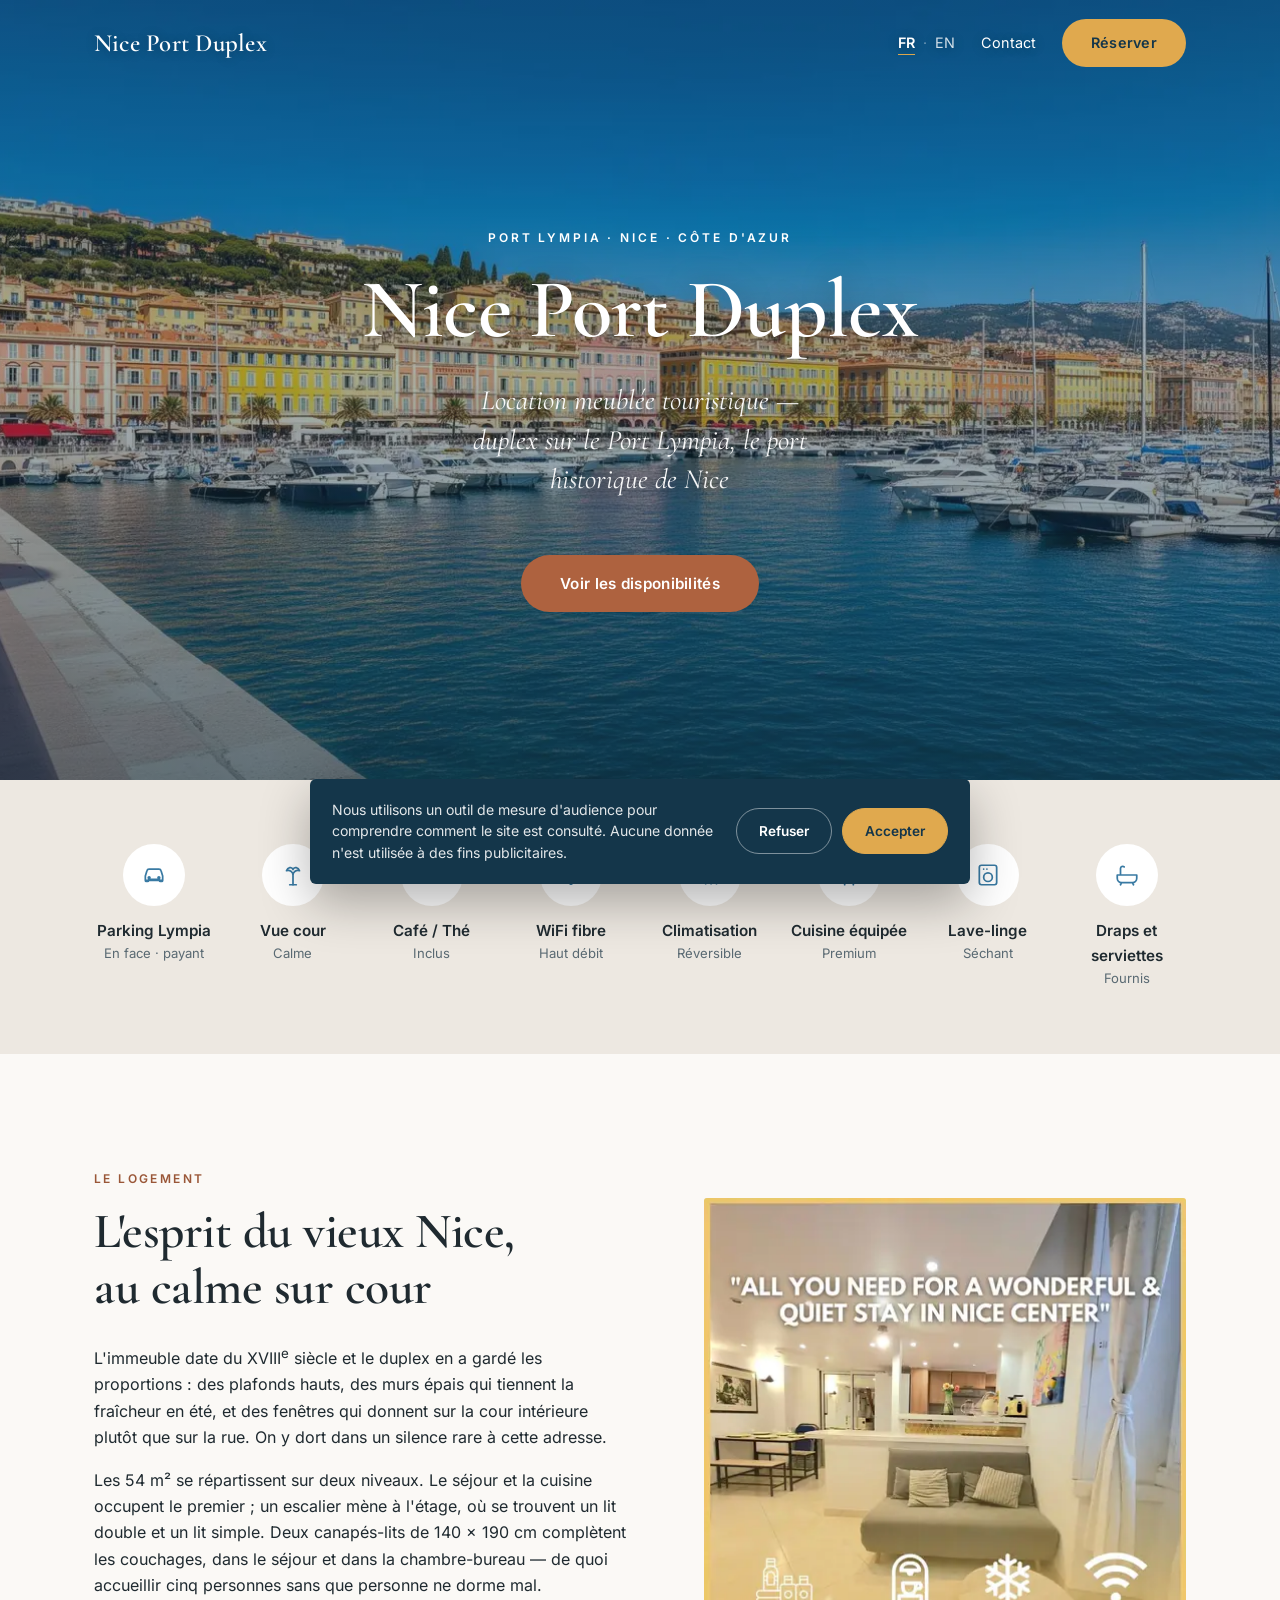
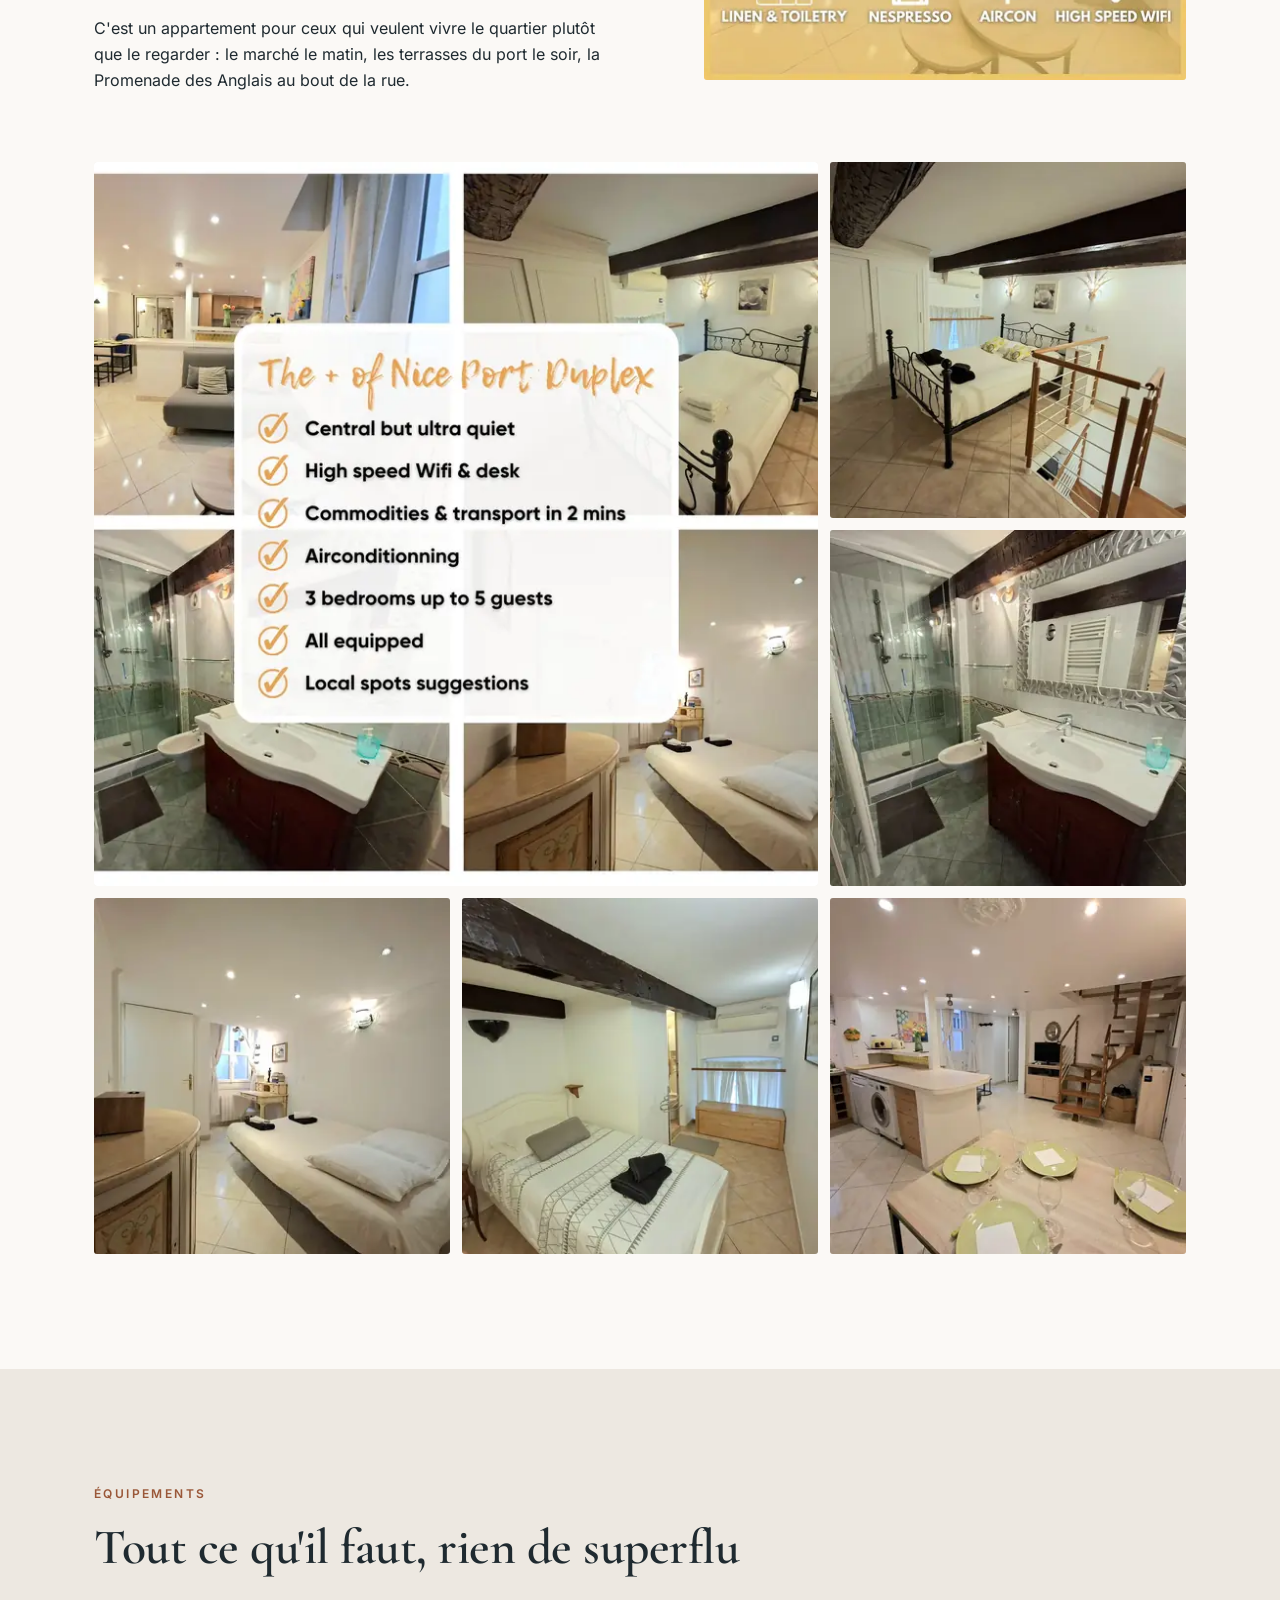
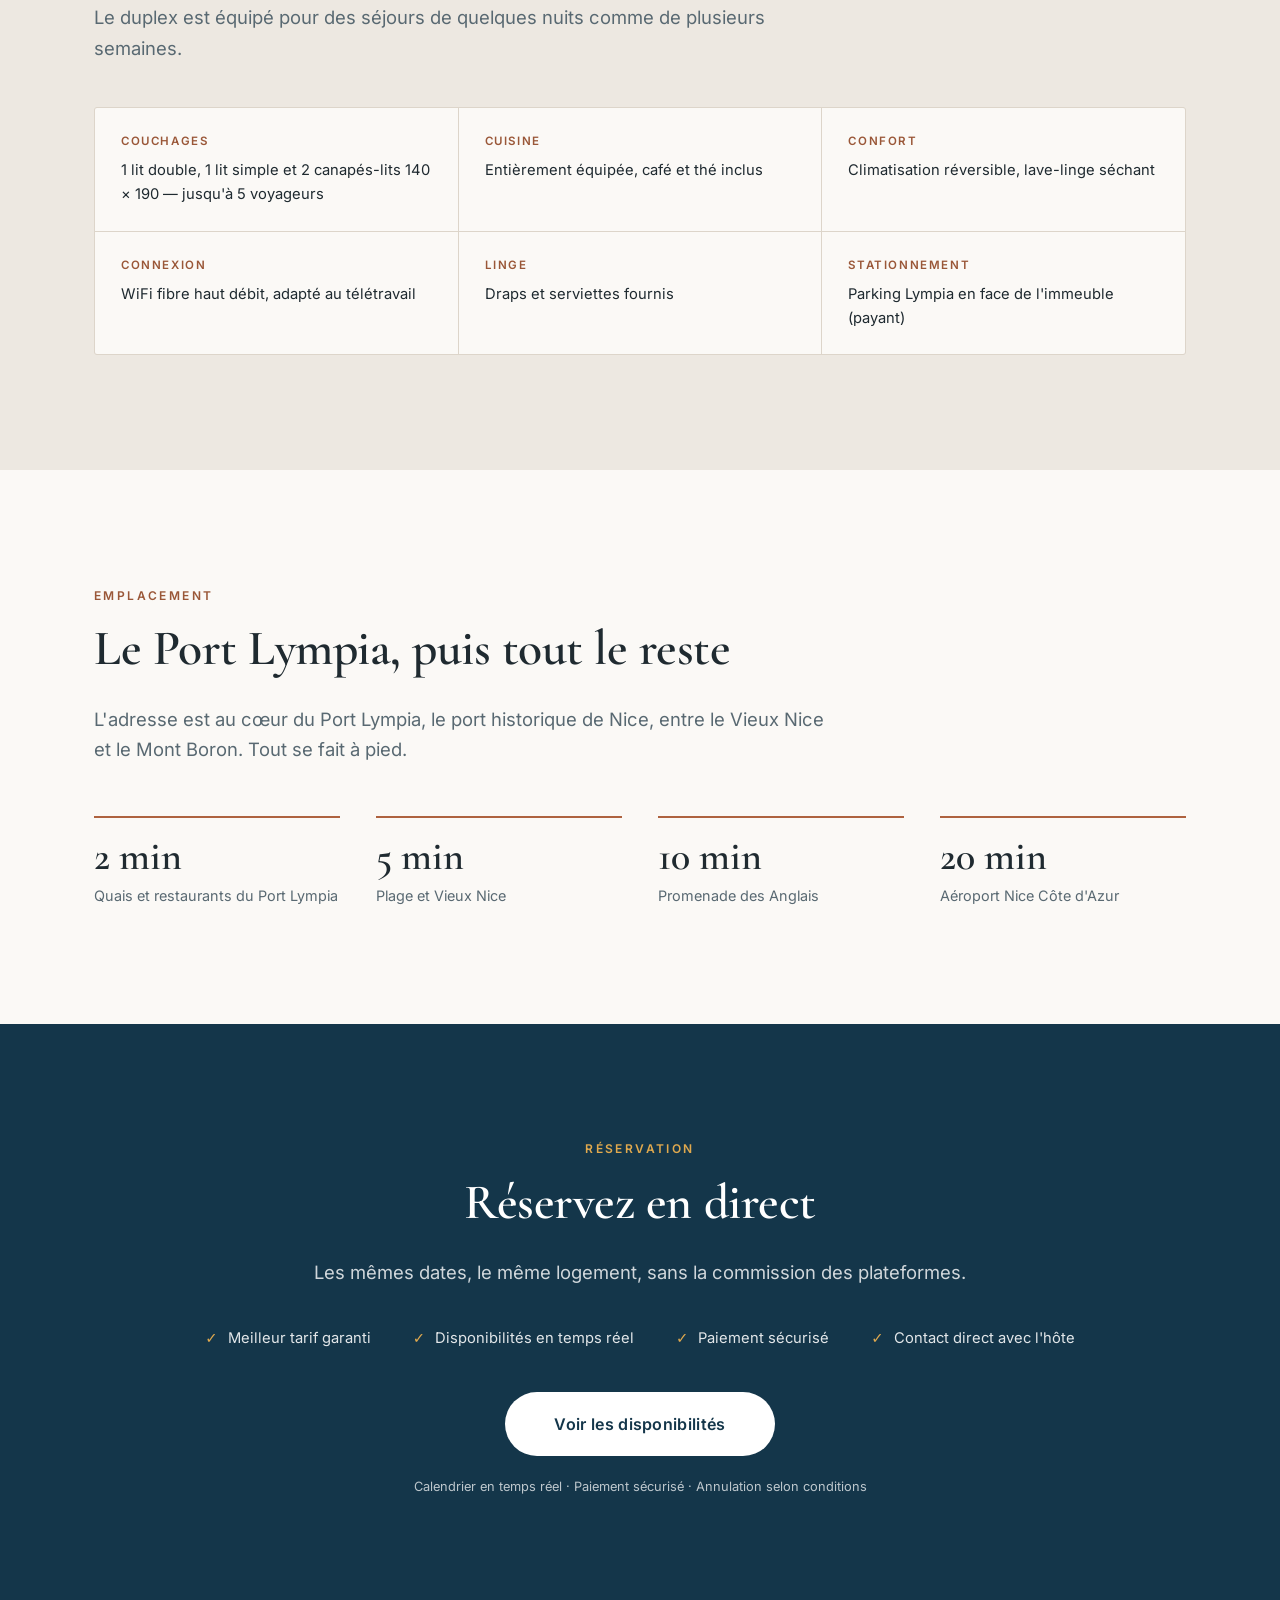
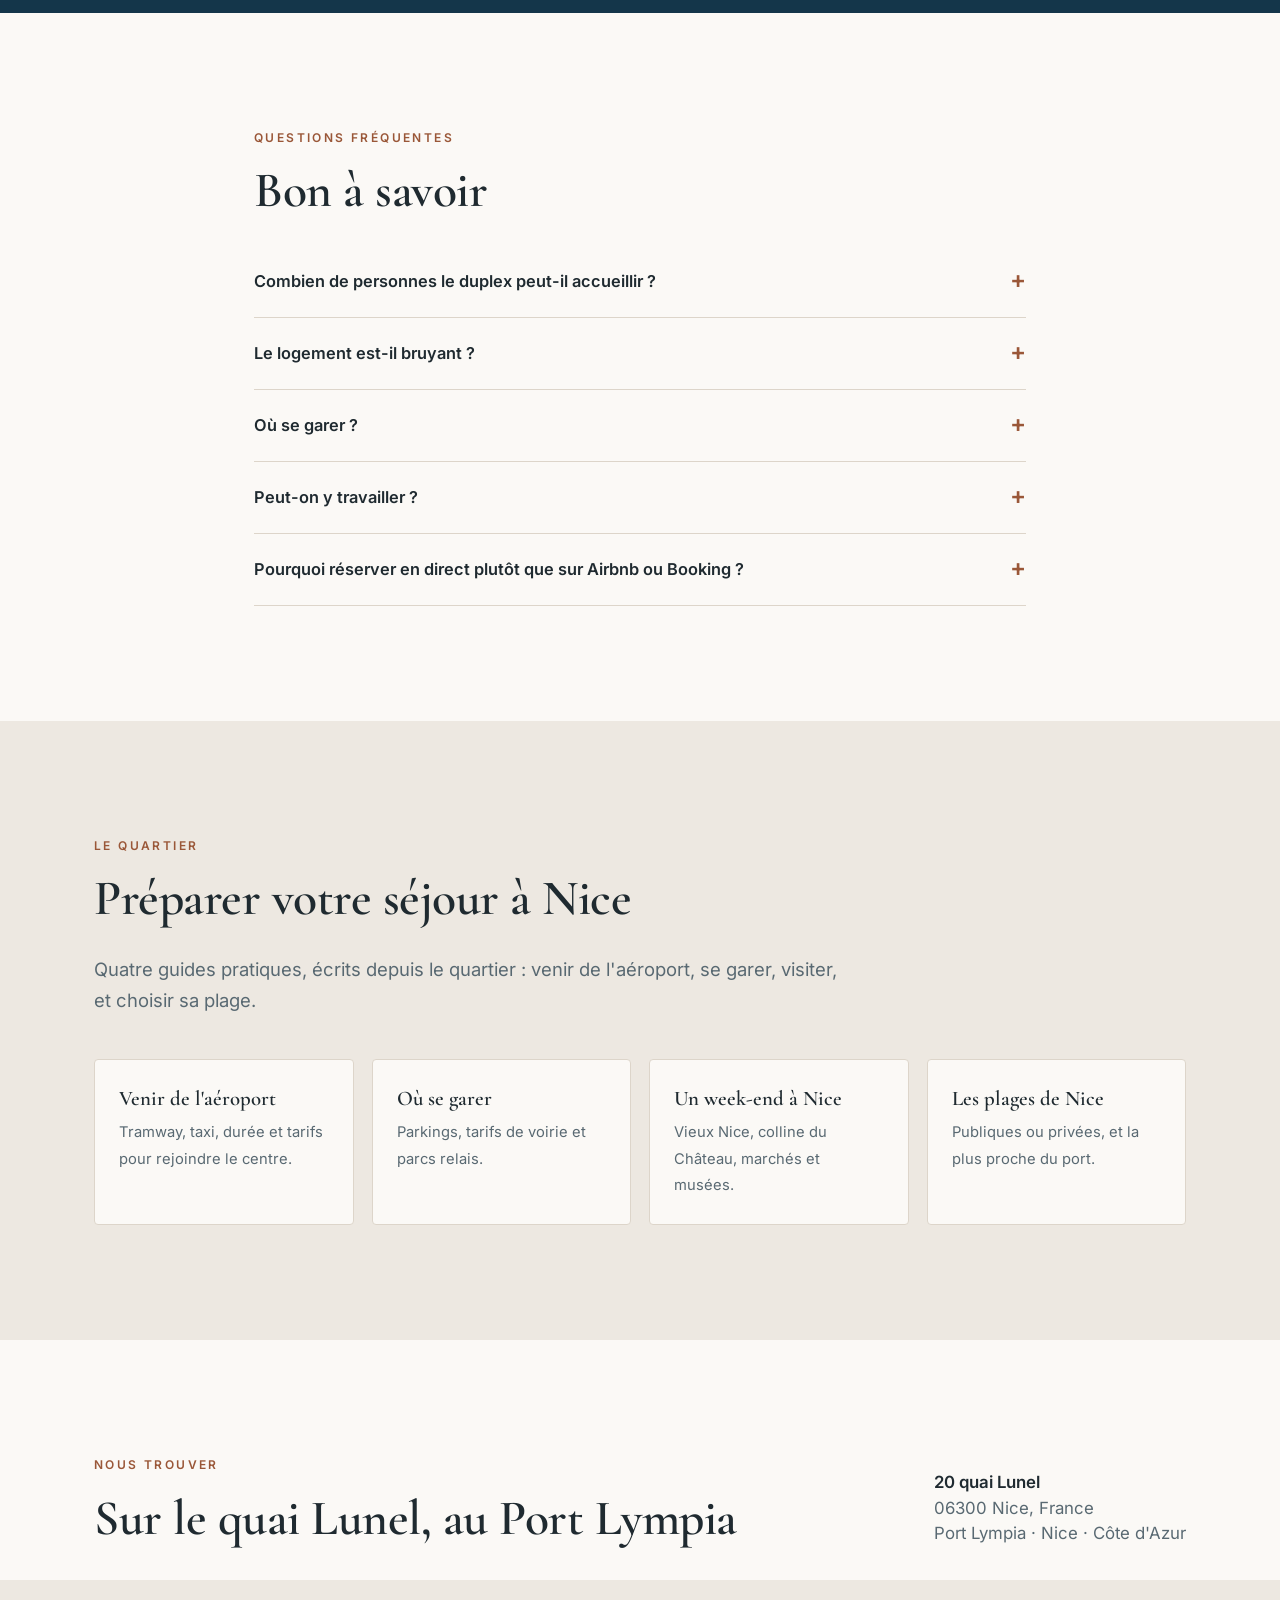
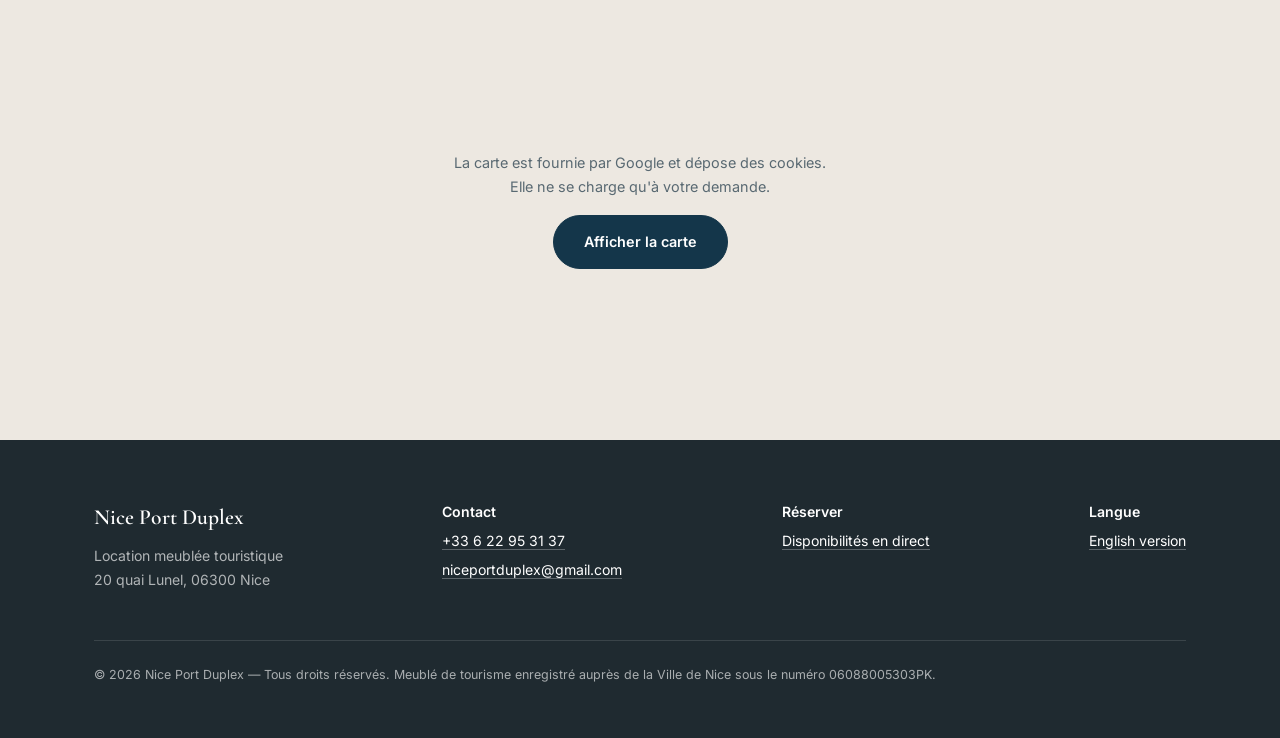
<file: index.html>
<!DOCTYPE html>
<html lang="fr">
<head>
<meta charset="utf-8">
<meta name="viewport" content="width=device-width, initial-scale=1">

<title>Nice Port Duplex — Location meublée au Port Lympia, Nice</title>
<meta name="description" content="Duplex de 54 m² au Port Lympia, quai Lunel à Nice. 5 couchages, climatisation, WiFi fibre, à 5 min du Vieux Nice et de la plage. Réservation en direct, sans commission.">
<link rel="canonical" href="https://niceportduplex.com/">
<link rel="alternate" hreflang="fr" href="https://niceportduplex.com/">
<link rel="alternate" hreflang="en" href="https://niceportduplex.com/en/">
<link rel="alternate" hreflang="x-default" href="https://niceportduplex.com/">
<meta name="robots" content="index, follow">
<meta name="theme-color" content="#14364a">

<meta property="og:type" content="website">
<meta property="og:locale" content="fr_FR">
<meta property="og:locale:alternate" content="en_GB">
<meta property="og:site_name" content="Nice Port Duplex">
<meta property="og:url" content="https://niceportduplex.com/">
<meta property="og:title" content="Nice Port Duplex — Location meublée au Port Lympia, Nice">
<meta property="og:description" content="Duplex de 54 m² au Port Lympia, quai Lunel à Nice. 5 couchages, climatisation, WiFi fibre. Réservation en direct.">
<meta property="og:image" content="https://niceportduplex.com/images/opt/hero-1280.jpg">
<meta name="twitter:card" content="summary_large_image">

<link rel="preload" as="image" fetchpriority="high" href="images/opt/hero-900.webp" type="image/webp" imagesrcset="images/opt/hero-520.webp 520w, images/opt/hero-640.webp 640w, images/opt/hero-760.webp 760w, images/opt/hero-900.webp 900w, images/opt/hero-1100.webp 1100w, images/opt/hero-1400.webp 1400w, images/opt/hero-1920.webp 1920w" imagesizes="100vw">
<link rel="icon" href="images/favicon.png">
<link rel="preload" as="font" type="font/woff2" crossorigin href="fonts/cormorant-600.woff2">
<link rel="preload" as="font" type="font/woff2" crossorigin href="fonts/inter-400.woff2">
<link rel="preload" as="font" type="font/woff2" crossorigin href="fonts/inter-600.woff2">
<link rel="preload" as="font" type="font/woff2" crossorigin href="fonts/cormorant-400-italic.woff2">
<!-- styles:debut -->
<style>/* Polices servies depuis le domaine : aucune requête vers un tiers. */
@font-face{font-family:'Inter';font-style:normal;font-weight:400;font-display:swap;
  src:url('fonts/inter-400.woff2') format('woff2')}
@font-face{font-family:'Inter';font-style:normal;font-weight:600;font-display:swap;
  src:url('fonts/inter-600.woff2') format('woff2')}
@font-face{font-family:'Cormorant Garamond';font-style:normal;font-weight:600;font-display:swap;
  src:url('fonts/cormorant-600.woff2') format('woff2')}
@font-face{font-family:'Cormorant Garamond';font-style:italic;font-weight:400;font-display:swap;
  src:url('fonts/cormorant-400-italic.woff2') format('woff2')}

/* ════════════════════════════════════════════════════════
   Nice Port Duplex — feuille de style partagée
   Utilisée par index.html (FR) et en/index.html (EN)
   ════════════════════════════════════════════════════════ */

:root{
  --terracotta:#ae623f;        /* fond de bouton, blanc lisible dessus */
  --terracotta-ink:#9a5738;    /* terracotta en texte sur fond clair */
  --gold:#e0a94e;
  --sea:#397aa3;
  --deep:#14364a;
  --cream:#ede8e1;
  --ivory:#fbf9f6;
  --ink:#1f2a30;
  --muted:#596972;
  --line:#ddd5ca;
  --max:1140px;
}
*{box-sizing:border-box;margin:0;padding:0}
html{scroll-behavior:smooth}
body{
  font-family:'Inter',system-ui,sans-serif;
  color:var(--ink);background:var(--ivory);
  line-height:1.65;-webkit-font-smoothing:antialiased;
}
h1,h2,h3{font-family:'Cormorant Garamond',Georgia,serif;font-weight:600;line-height:1.12;letter-spacing:-.01em}
h1{font-size:clamp(2.8rem,7.5vw,5.2rem)}
h2{font-size:clamp(2rem,4.5vw,3.1rem);margin-bottom:.55em}
h3{font-size:1.3rem;margin-bottom:.35em}
p{margin-bottom:1em}
a{color:inherit}
img{display:block;width:100%;height:100%;object-fit:cover}
.frame img,.gallery img,.hero-img img,.bookhero img{background:var(--cream)}
.wrap{max-width:var(--max);margin:0 auto;padding:0 24px}
section{padding:clamp(64px,9vw,118px) 0}
.eyebrow{font-size:.75rem;letter-spacing:.2em;text-transform:uppercase;color:var(--terracotta-ink);font-weight:600;margin-bottom:1.3em}
.lead{font-size:1.15rem;color:var(--muted);max-width:62ch}
.center{text-align:center}
.center .lead{margin-left:auto;margin-right:auto}

/* ── Boutons ── */
.btn{
  display:inline-block;padding:15px 38px;border-radius:999px;
  font-size:.95rem;font-weight:600;letter-spacing:.02em;
  text-decoration:none;transition:.25s;border:1px solid transparent;cursor:pointer;
}
.btn-primary{background:var(--terracotta);color:#fff}
.btn-primary:hover{background:#94512f}
.btn-gold{background:var(--gold);color:var(--deep)}
.btn-gold:hover{background:#cb9640;color:var(--deep)}
.btn-light{background:#fff;color:var(--deep)}
.btn-light:hover{background:var(--gold);color:var(--deep)}

/* ── En-tête ── */
header{position:absolute;top:0;left:0;right:0;z-index:50}
.nav{display:flex;align-items:center;justify-content:space-between;height:86px}
.brand{font-family:'Cormorant Garamond',serif;font-weight:600;font-size:1.55rem;color:#fff;text-decoration:none;letter-spacing:.01em;text-shadow:0 1px 12px rgba(0,0,0,.3)}
.nav-right{display:flex;align-items:center;gap:26px}
.nav-right a{color:#fff;font-size:.9rem;text-decoration:none;text-shadow:0 1px 12px rgba(0,0,0,.3)}
.nav-right a.btn-gold{color:var(--deep);text-shadow:none}
.nav-right .btn{padding:11px 28px;font-size:.9rem}
.lang{display:flex;gap:8px;align-items:center;font-size:.88rem;color:#fff}
.lang a{opacity:.82}
.lang a:hover{opacity:1}
.lang a[aria-current="true"]{opacity:1;font-weight:600;border-bottom:1px solid var(--gold)}
@media(max-width:760px){
  .nav-right a.hide-sm{display:none}
  .nav{height:72px}
  .brand{font-size:1.15rem}
  .nav-right{gap:12px}
  .nav-right .btn{padding:10px 18px;font-size:.85rem}
}
@media(max-width:400px){
  .brand{font-size:1rem}
  .lang{font-size:.8rem}
  .nav-right .btn{padding:10px 14px}
}
/* Zones tactiles confortables sur écran tactile */
@media(pointer:coarse){
  .nav-right a,.lang a,.bookfoot a,footer a{min-height:44px;display:inline-flex;align-items:center}
  .lang a{padding:0 10px}
  .nav-right{gap:14px}
  summary{min-height:44px;align-items:center}
  .btn{padding:16px 34px}
}

/* ── Hero ── */
.hero{position:relative;min-height:clamp(540px,88vh,780px);display:flex;align-items:center;justify-content:center;background:var(--deep);text-align:center}
.hero-img{position:absolute;inset:0}
.hero::after{content:"";position:absolute;inset:0;background:linear-gradient(to bottom,rgba(20,54,74,.58) 0%,rgba(20,54,74,.34) 45%,rgba(20,54,74,.66) 100%)}
.hero .wrap{position:relative;z-index:2;color:#fff;padding-top:60px}
.hero .eyebrow{color:#fff;opacity:1;letter-spacing:.24em}
.hero h1{margin-bottom:.3em;text-shadow:0 2px 30px rgba(0,0,0,.35)}
.hero .tagline{font-family:'Cormorant Garamond',serif;font-style:italic;font-size:clamp(1.25rem,2.6vw,1.75rem);max-width:30ch;margin:0 auto 2em;color:rgba(255,255,255,.95);text-shadow:0 1px 16px rgba(0,0,0,.3);line-height:1.4}

/* ── Bandeau équipements ── */
.strip{background:var(--cream);padding:clamp(44px,5vw,64px) 0}
.strip-grid{display:grid;grid-template-columns:repeat(8,1fr);gap:20px;text-align:center}
@media(max-width:1000px){.strip-grid{grid-template-columns:repeat(4,1fr);gap:30px 16px}}
@media(max-width:540px){.strip-grid{grid-template-columns:repeat(2,1fr)}}
.strip-grid i{display:flex;align-items:center;justify-content:center;width:62px;height:62px;margin:0 auto 12px;background:#fff;border-radius:50%}
.strip-grid svg{width:26px;height:26px;stroke:var(--sea);fill:none;stroke-width:1.6;stroke-linecap:round;stroke-linejoin:round}
.strip-grid b{display:block;font-size:.95rem;font-weight:600}
.strip-grid span{display:block;font-size:.82rem;color:var(--muted)}

/* ── Grilles ── */
.two{display:grid;grid-template-columns:1.05fr .95fr;gap:clamp(40px,6vw,82px);align-items:center}
@media(max-width:860px){.two{grid-template-columns:1fr}}
.frame{aspect-ratio:1/1;background:var(--cream);overflow:hidden;border-radius:3px}

.gallery{display:grid;grid-template-columns:repeat(3,1fr);gap:12px;margin-top:52px}
.gallery div{aspect-ratio:1;background:var(--cream);overflow:hidden;border-radius:3px}
.gallery div:first-child{grid-column:span 2;grid-row:span 2;aspect-ratio:auto}
@media(max-width:700px){
  .gallery{grid-template-columns:repeat(2,1fr)}
  .gallery div:first-child{grid-column:span 2;grid-row:auto;aspect-ratio:4/3}
}

/* ── Équipements détaillés ── */
.amenities{display:grid;grid-template-columns:repeat(3,1fr);gap:1px;background:var(--line);border:1px solid var(--line);margin-top:44px;border-radius:3px;overflow:hidden}
.amenities li{list-style:none;background:var(--ivory);padding:24px 26px;font-size:.92rem}
@media(max-width:860px){.amenities{grid-template-columns:repeat(2,1fr)}}
@media(max-width:520px){.amenities{grid-template-columns:1fr}}
.amenities strong{display:block;font-size:.72rem;letter-spacing:.14em;text-transform:uppercase;color:var(--terracotta-ink);margin-bottom:7px;font-weight:600}

/* ── Emplacement ── */
.band{background:var(--cream)}
.distances{display:grid;grid-template-columns:repeat(auto-fit,minmax(170px,1fr));gap:36px;margin-top:52px}
.distances div{border-top:2px solid var(--terracotta);padding-top:18px}
.distances b{font-family:'Cormorant Garamond',serif;font-size:2.5rem;font-weight:600;display:block;line-height:1;margin-bottom:6px}
.distances span{font-size:.9rem;color:var(--muted)}

/* ── Réservation ── */
.booking{background:var(--deep);color:#fff;text-align:center}
.booking h2{color:#fff}
.booking .lead{color:rgba(255,255,255,.8);margin:0 auto 12px}
.perks{display:flex;justify-content:center;flex-wrap:wrap;gap:14px 42px;margin:38px 0 42px;font-size:.92rem;color:rgba(255,255,255,.88)}
.perks span::before{content:"✓";color:var(--gold);font-weight:600;margin-right:10px}
.booking .btn{padding:18px 48px;font-size:1rem}
.booking small{display:block;margin-top:20px;font-size:.8rem;color:rgba(255,255,255,.72)}

/* ── Page de réservation ── */
.bookbar{position:sticky;top:0;z-index:60;background:var(--ivory);border-bottom:1px solid var(--line)}
.bookbar .nav{height:64px}
.bookbar .brand{color:var(--ink);text-shadow:none;font-size:1.35rem;font-weight:600}
.bookbar .nav-right a{color:var(--muted);text-shadow:none}
.bookbar .nav-right a:hover{color:var(--terracotta-ink)}
.bookhero{position:relative;height:clamp(140px,20vw,210px);display:flex;align-items:center;justify-content:center;text-align:center;overflow:hidden;background:var(--deep)}
.bookhero img{position:absolute;inset:0;width:100%;height:100%;object-fit:cover;object-position:center 64%}
.bookhero::after{content:"";position:absolute;inset:0;background:linear-gradient(to bottom,rgba(20,54,74,.45),rgba(20,54,74,.68))}
.bookhero .wrap{position:relative;z-index:2;color:#fff}
.bookhero .eyebrow{color:#fff;opacity:1;margin-bottom:.55em}
.bookhero h1{font-size:clamp(1.75rem,3.8vw,2.7rem);margin:0;text-shadow:0 2px 22px rgba(0,0,0,.35)}
.bookintro{text-align:center;padding:clamp(26px,3.5vw,40px) 0 clamp(22px,2.6vw,32px)}
.bookintro .perks{margin:20px 0 0;color:var(--muted)}
.bookintro .perks span::before{color:var(--terracotta)}
.engine-full{width:100%;background:#fff;border-top:1px solid var(--line)}
.engine-full iframe{width:100%;border:0;display:block;height:4000px}
@media(max-width:700px){.engine-full iframe{height:4900px}}
.bookfoot{text-align:center;padding:40px 0 64px;font-size:.88rem;color:var(--muted)}
.bookfoot a{color:var(--terracotta-ink)}
.engine-note{display:block;margin-top:22px;font-size:.8rem;color:rgba(255,255,255,.72)}

/* ── FAQ ── */
details{border-bottom:1px solid var(--line);padding:22px 0}
summary{cursor:pointer;font-weight:600;font-size:1.02rem;list-style:none;display:flex;justify-content:space-between;gap:20px}
summary::-webkit-details-marker{display:none}
summary::after{content:"+";color:var(--terracotta-ink);font-size:1.5rem;line-height:1;transition:.2s}
details[open] summary::after{transform:rotate(45deg)}
details p{margin:14px 0 0;color:var(--muted);max-width:72ch}

/* ── Carte ── */
.map-block{padding-bottom:0}
.map-head{display:flex;justify-content:space-between;align-items:flex-end;flex-wrap:wrap;gap:20px;margin-bottom:34px}
.map-head address{font-style:normal;font-size:1.05rem;color:var(--muted);line-height:1.5}
.map-head address b{display:block;color:var(--ink);font-weight:600}
.map-frame{position:relative;height:clamp(300px,42vw,460px);background:var(--cream);overflow:hidden}
.map-frame iframe{width:100%;height:100%;border:0;display:block;filter:saturate(.85)}
.map-placeholder{width:100%;height:100%;display:flex;flex-direction:column;align-items:center;
  justify-content:center;gap:16px;text-align:center;padding:24px;background:var(--cream)}
.map-placeholder p{margin:0;max-width:44ch;font-size:.9rem;color:var(--muted)}
.map-placeholder button{font:inherit;font-size:.9rem;font-weight:600;border-radius:999px;
  padding:14px 30px;min-height:44px;border:1px solid var(--deep);background:var(--deep);
  color:#fff;cursor:pointer}
.map-placeholder button:hover{background:var(--terracotta);border-color:var(--terracotta)}

/* ── Pied de page ── */
footer{background:var(--ink);color:rgba(255,255,255,.65);padding:60px 0 40px;font-size:.88rem}
footer a{color:#fff;text-decoration:none;border-bottom:1px solid rgba(255,255,255,.28)}
.foot{display:flex;justify-content:space-between;flex-wrap:wrap;gap:30px}
.foot p{margin-bottom:.4em}
.foot strong{color:#fff;font-weight:600}
.legal{margin-top:44px;padding-top:24px;border-top:1px solid rgba(255,255,255,.12);font-size:.78rem;color:rgba(255,255,255,.62)}

/* ── Pages guide ── */
.article{max-width:760px;margin:0 auto;padding:clamp(40px,5vw,64px) 24px clamp(30px,4vw,48px)}
.article p{font-size:1.05rem;line-height:1.75;margin-bottom:1.15em}
.article h2{font-size:clamp(1.6rem,3.2vw,2.15rem);margin:1.7em 0 .5em}
.article h2:first-of-type{margin-top:.3em}
.article h3{font-size:1.15rem;font-weight:600;font-family:'Inter',sans-serif;margin:1.6em 0 .4em}
.article ul{margin:0 0 1.3em 1.1em}
.article li{margin-bottom:.5em;line-height:1.7}
.article a{color:var(--terracotta-ink);text-underline-offset:3px}
.article .chapeau{font-size:1.18rem;line-height:1.65;color:var(--muted);margin-bottom:1.8em}
.encadre{background:var(--cream);border-left:3px solid var(--terracotta);padding:20px 24px;margin:1.8em 0;border-radius:0 3px 3px 0}
.encadre p{margin:0;font-size:.97rem;line-height:1.65}
.encadre p+p{margin-top:.7em}
.article table{width:100%;border-collapse:collapse;margin:1.5em 0;font-size:.95rem}
.article th,.article td{text-align:left;padding:11px 14px;border-bottom:1px solid var(--line)}
.article th{font-weight:600;font-size:.78rem;letter-spacing:.08em;text-transform:uppercase;color:var(--terracotta-ink)}
.maj{display:block;margin-top:2.5em;padding-top:1.2em;border-top:1px solid var(--line);font-size:.85rem;color:var(--muted)}

/* Appel à la réservation en fin de guide */
.cta-guide{background:var(--deep);color:#fff;text-align:center;padding:clamp(48px,6vw,72px) 24px}
.cta-guide h2{color:#fff;margin-bottom:.4em;font-size:clamp(1.7rem,3.4vw,2.4rem)}
.cta-guide p{max-width:52ch;margin:0 auto 1.8em;color:rgba(255,255,255,.85)}

/* Liste des guides sur la page d'accueil */
.guides{display:grid;grid-template-columns:repeat(auto-fit,minmax(240px,1fr));gap:18px;margin-top:44px}
.guides a{display:block;padding:26px 24px;background:var(--ivory);border:1px solid var(--line);
  border-radius:4px;text-decoration:none;transition:.2s}
.guides a:hover{border-color:var(--terracotta);transform:translateY(-2px)}
.guides b{display:block;font-family:'Cormorant Garamond',serif;font-weight:600;font-size:1.3rem;margin-bottom:.3em;line-height:1.25}
.guides span{font-size:.92rem;color:var(--muted);line-height:1.6}

/* ── Bandeau de consentement ── */
.cookie-bar{position:fixed;left:16px;right:16px;bottom:16px;z-index:200;max-width:660px;margin:0 auto;
  background:var(--deep);color:#fff;border-radius:6px;padding:20px 22px;
  box-shadow:0 18px 50px rgba(0,0,0,.3);display:none;gap:18px;align-items:center;flex-wrap:wrap}
.cookie-bar[data-open="1"]{display:flex}
.cookie-bar p{margin:0;flex:1 1 280px;font-size:.88rem;line-height:1.55;color:rgba(255,255,255,.88)}
.cookie-bar .actions{display:flex;gap:10px;flex-wrap:wrap}
.cookie-bar button{font:inherit;font-size:.85rem;font-weight:600;border-radius:999px;
  padding:11px 22px;border:1px solid rgba(255,255,255,.45);background:none;color:#fff;cursor:pointer;min-height:44px}
.cookie-bar button:hover{border-color:#fff}
.cookie-bar button.ok{background:var(--gold);border-color:var(--gold);color:var(--deep)}
.cookie-bar button.ok:hover{background:#cb9640}
@media(max-width:560px){.cookie-bar .actions{width:100%}.cookie-bar button{flex:1}}</style>
<!-- styles:fin -->
</head>
<body>

<!-- Icônes (définies une fois, réutilisées plus bas) -->
<svg style="display:none">
  <symbol id="i-car" viewBox="0 0 24 24"><path d="M5 17h14M4 13l1.5-5A2 2 0 017.4 6.5h9.2A2 2 0 0118.5 8L20 13v4a1 1 0 01-1 1h-1a1 1 0 01-1-1v-1H7v1a1 1 0 01-1 1H5a1 1 0 01-1-1v-4z"/><circle cx="7.5" cy="14.5" r=".8"/><circle cx="16.5" cy="14.5" r=".8"/></symbol>
  <symbol id="i-tree" viewBox="0 0 24 24"><path d="M12 21v-9M12 12c0-3-3-5-6-4 1-3 5-4 6-1 1-3 5-2 6 1-3-1-6 1-6 4z"/><path d="M9 21h6"/></symbol>
  <symbol id="i-cup" viewBox="0 0 24 24"><path d="M4 8h13v5a5 5 0 01-5 5H9a5 5 0 01-5-5V8zM17 9h2a2 2 0 010 4h-2M6 4v1.5M10 4v1.5M14 4v1.5"/></symbol>
  <symbol id="i-wifi" viewBox="0 0 24 24"><path d="M2.5 9a15 15 0 0119 0M5.5 12.5a10 10 0 0113 0M8.5 16a5.5 5.5 0 017 0"/><circle cx="12" cy="19.5" r=".9" fill="currentColor"/></symbol>
  <symbol id="i-air" viewBox="0 0 24 24"><rect x="3" y="4" width="18" height="8" rx="2"/><path d="M7 8h10M7 16c0 2 1 3 1 4M12 16c0 2 1 3 1 4M17 16c0 2 1 3 1 4"/></symbol>
  <symbol id="i-kitchen" viewBox="0 0 24 24"><path d="M6 3v8a2 2 0 002 2h0a2 2 0 002-2V3M8 13v8M16 3c-1.5 0-2.5 2-2.5 5S15 13 16 13v8"/></symbol>
  <symbol id="i-wash" viewBox="0 0 24 24"><rect x="4" y="3" width="16" height="18" rx="2"/><circle cx="12" cy="14" r="4"/><path d="M8 6.5h.01M11 6.5h.01"/></symbol>
  <symbol id="i-bath" viewBox="0 0 24 24"><path d="M3 12h18v3a4 4 0 01-4 4H7a4 4 0 01-4-4v-3zM6 12V6a2 2 0 013.4-1.4M7 19l-1 2M17 19l1 2"/></symbol>
</svg>

<header>
  <nav class="wrap nav">
    <a href="/" class="brand">Nice&nbsp;Port&nbsp;Duplex</a>
    <div class="nav-right">
      <span class="lang"><a href="/" aria-current="true">FR</a><span style="opacity:.4">·</span><a href="/en/">EN</a></span>
      <a href="#contact" class="hide-sm">Contact</a>
      <a href="/reserver/" class="btn btn-gold">Réserver</a>
    </div>
  </nav>
</header>

<!-- ═══════════ HERO ═══════════ -->
<main id="contenu">
<div class="hero">
  <div class="hero-img"><picture><source type="image/webp" srcset="images/opt/hero-520.webp 520w, images/opt/hero-640.webp 640w, images/opt/hero-760.webp 760w, images/opt/hero-900.webp 900w, images/opt/hero-1100.webp 1100w, images/opt/hero-1400.webp 1400w, images/opt/hero-1920.webp 1920w" sizes="100vw"><img src="images/opt/hero-760.jpg" alt="Le port historique de Nice et ses façades colorées" width="1920" height="1088" fetchpriority="high"></picture></div>
  <div class="wrap">
    <p class="eyebrow">Port Lympia · Nice · Côte d'Azur</p>
    <h1>Nice Port Duplex</h1>
    <p class="tagline">Location meublée touristique — duplex sur le Port Lympia, le port historique de Nice</p>
    <a href="/reserver/" class="btn btn-primary">Voir les disponibilités</a>
  </div>
</div>

<!-- ═══════════ BANDEAU ÉQUIPEMENTS ═══════════ -->
<div class="strip">
  <div class="wrap strip-grid">
    <div><i><svg><use href="#i-car"/></svg></i><b>Parking Lympia</b><span>En face · payant</span></div>
    <div><i><svg><use href="#i-tree"/></svg></i><b>Vue cour</b><span>Calme</span></div>
    <div><i><svg><use href="#i-cup"/></svg></i><b>Café / Thé</b><span>Inclus</span></div>
    <div><i><svg><use href="#i-wifi"/></svg></i><b>WiFi fibre</b><span>Haut débit</span></div>
    <div><i><svg><use href="#i-air"/></svg></i><b>Climatisation</b><span>Réversible</span></div>
    <div><i><svg><use href="#i-kitchen"/></svg></i><b>Cuisine équipée</b><span>Premium</span></div>
    <div><i><svg><use href="#i-wash"/></svg></i><b>Lave-linge</b><span>Séchant</span></div>
    <div><i><svg><use href="#i-bath"/></svg></i><b>Draps et serviettes</b><span>Fournis</span></div>
  </div>
</div>

<!-- ═══════════ LE LOGEMENT ═══════════ -->
<section id="logement">
  <div class="wrap two">
    <div>
      <p class="eyebrow">Le logement</p>
      <h2>L'esprit du vieux Nice,<br>au calme sur cour</h2>
      <p>L'immeuble date du XVIII<sup>e</sup> siècle et le duplex en a gardé les proportions : des plafonds hauts, des murs épais qui tiennent la fraîcheur en été, et des fenêtres qui donnent sur la cour intérieure plutôt que sur la rue. On y dort dans un silence rare à cette adresse.</p>
      <p>Les 54 m² se répartissent sur deux niveaux. Le séjour et la cuisine occupent le premier ; un escalier mène à l'étage, où se trouvent un lit double et un lit simple. Deux canapés-lits de 140 × 190 cm complètent les couchages, dans le séjour et dans la chambre-bureau — de quoi accueillir cinq personnes sans que personne ne dorme mal.</p>
      <p>C'est un appartement pour ceux qui veulent vivre le quartier plutôt que le regarder : le marché le matin, les terrasses du port le soir, la Promenade des Anglais au bout de la rue.</p>
    </div>
    <div class="frame">
      <picture><source type="image/webp" srcset="images/opt/salon-320.webp 320w, images/opt/salon-480.webp 480w, images/opt/salon-640.webp 640w, images/opt/salon-800.webp 800w, images/opt/salon-1040.webp 1040w" sizes="(max-width:860px) calc(100vw - 48px), 480px"><img src="images/opt/salon-480.jpg" alt="Les prestations du duplex : linge et nécessaire de toilette, Nespresso, climatisation et WiFi haut débit" width="1300" height="1300" loading="lazy" decoding="async"></picture>
    </div>
  </div>

  <div class="wrap">
    <div class="gallery">
      <div><picture><source type="image/webp" srcset="images/opt/photo-1-320.webp 320w, images/opt/photo-1-480.webp 480w, images/opt/photo-1-640.webp 640w, images/opt/photo-1-740.webp 740w, images/opt/photo-1-1100.webp 1100w" sizes="(max-width:700px) calc(100vw - 48px), (max-width:1140px) calc(66.6vw - 40px), 724px"><img src="images/opt/photo-1-480.jpg" alt="Les points forts du duplex : central mais calme, WiFi fibre et bureau, climatisation, trois chambres" width="1400" height="1400" loading="lazy" decoding="async"></picture></div>
      <div><picture><source type="image/webp" srcset="images/opt/photo-2-200.webp 200w, images/opt/photo-2-260.webp 260w, images/opt/photo-2-320.webp 320w, images/opt/photo-2-360.webp 360w, images/opt/photo-2-480.webp 480w, images/opt/photo-2-720.webp 720w" sizes="(max-width:700px) calc(50vw - 30px), (max-width:1140px) calc(33.3vw - 24px), 356px"><img src="images/opt/photo-2-320.jpg" alt="La chambre à l'étage sous les poutres apparentes du XVIIIe siècle" width="900" height="900" loading="lazy" decoding="async"></picture></div>
      <div><picture><source type="image/webp" srcset="images/opt/photo-3-200.webp 200w, images/opt/photo-3-260.webp 260w, images/opt/photo-3-320.webp 320w, images/opt/photo-3-360.webp 360w, images/opt/photo-3-480.webp 480w, images/opt/photo-3-720.webp 720w" sizes="(max-width:700px) calc(50vw - 30px), (max-width:1140px) calc(33.3vw - 24px), 356px"><img src="images/opt/photo-3-320.jpg" alt="La salle de bain avec douche à l'italienne et grand miroir" width="900" height="900" loading="lazy" decoding="async"></picture></div>
      <div><picture><source type="image/webp" srcset="images/opt/photo-4-200.webp 200w, images/opt/photo-4-260.webp 260w, images/opt/photo-4-320.webp 320w, images/opt/photo-4-360.webp 360w, images/opt/photo-4-480.webp 480w, images/opt/photo-4-720.webp 720w" sizes="(max-width:700px) calc(50vw - 30px), (max-width:1140px) calc(33.3vw - 24px), 356px"><img src="images/opt/photo-4-320.jpg" alt="La deuxième chambre avec son coin bureau face à la fenêtre" width="900" height="900" loading="lazy" decoding="async"></picture></div>
      <div><picture><source type="image/webp" srcset="images/opt/photo-5-200.webp 200w, images/opt/photo-5-260.webp 260w, images/opt/photo-5-320.webp 320w, images/opt/photo-5-360.webp 360w, images/opt/photo-5-480.webp 480w, images/opt/photo-5-720.webp 720w" sizes="(max-width:700px) calc(50vw - 30px), (max-width:1140px) calc(33.3vw - 24px), 356px"><img src="images/opt/photo-5-320.jpg" alt="La troisième chambre, sous poutre apparente, attenante à la salle d'eau" width="900" height="900" loading="lazy" decoding="async"></picture></div>
      <div><picture><source type="image/webp" srcset="images/opt/photo-6-200.webp 200w, images/opt/photo-6-260.webp 260w, images/opt/photo-6-320.webp 320w, images/opt/photo-6-360.webp 360w, images/opt/photo-6-480.webp 480w, images/opt/photo-6-720.webp 720w" sizes="(max-width:700px) calc(50vw - 30px), (max-width:1140px) calc(33.3vw - 24px), 356px"><img src="images/opt/photo-6-320.jpg" alt="La table dressée face à la cuisine, au coin télévision et à l'escalier" width="900" height="900" loading="lazy" decoding="async"></picture></div>
    </div>
  </div>
</section>

<!-- ═══════════ ÉQUIPEMENTS ═══════════ -->
<section id="equipements" class="band">
  <div class="wrap">
    <p class="eyebrow">Équipements</p>
    <h2>Tout ce qu'il faut, rien de superflu</h2>
    <p class="lead">Le duplex est équipé pour des séjours de quelques nuits comme de plusieurs semaines.</p>
    <ul class="amenities">
      <li><strong>Couchages</strong>1 lit double, 1 lit simple et 2 canapés-lits 140 × 190 — jusqu'à 5 voyageurs</li>
      <li><strong>Cuisine</strong>Entièrement équipée, café et thé inclus</li>
      <li><strong>Confort</strong>Climatisation réversible, lave-linge séchant</li>
      <li><strong>Connexion</strong>WiFi fibre haut débit, adapté au télétravail</li>
      <li><strong>Linge</strong>Draps et serviettes fournis</li>
      <li><strong>Stationnement</strong>Parking Lympia en face de l'immeuble (payant)</li>
    </ul>
  </div>
</section>

<!-- ═══════════ EMPLACEMENT ═══════════ -->
<section id="emplacement">
  <div class="wrap">
    <p class="eyebrow">Emplacement</p>
    <h2>Le Port Lympia, puis tout le reste</h2>
    <p class="lead">L'adresse est au cœur du Port Lympia, le port historique de Nice, entre le Vieux Nice et le Mont Boron. Tout se fait à pied.</p>
    <div class="distances">
      <div><b>2 min</b><span>Quais et restaurants du Port Lympia</span></div>
      <div><b>5 min</b><span>Plage et Vieux Nice</span></div>
      <div><b>10 min</b><span>Promenade des Anglais</span></div>
      <div><b>20 min</b><span>Aéroport Nice Côte d'Azur</span></div>
    </div>
  </div>
</section>

<!-- ═══════════ RÉSERVATION ═══════════ -->
<section id="reserver" class="booking">
  <div class="wrap">
    <p class="eyebrow" style="color:var(--gold)">Réservation</p>
    <h2>Réservez en direct</h2>
    <p class="lead">Les mêmes dates, le même logement, sans la commission des plateformes.</p>
    <div class="perks">
      <span>Meilleur tarif garanti</span>
      <span>Disponibilités en temps réel</span>
      <span>Paiement sécurisé</span>
      <span>Contact direct avec l'hôte</span>
    </div>

    <!-- ┌──────────────────────────────────────────────────────────┐
         │ MOTEUR DE RÉSERVATION                                    │
         │ Pour afficher le calendrier SuperHote directement ici,   │
         │ remplacez le lien ci-dessous par le code fourni dans     │
         │ SuperHote → Site de réservations → « Intégrer un moteur  │
         │ de réservation ».                                        │
         └──────────────────────────────────────────────────────────┘ -->
    <a href="/reserver/" class="btn btn-light">Voir les disponibilités</a>

    <small class="engine-note">Calendrier en temps réel · Paiement sécurisé · Annulation selon conditions</small>
  </div>
</section>

<!-- ═══════════ FAQ ═══════════ -->
<section id="faq">
  <div class="wrap" style="max-width:820px">
    <p class="eyebrow">Questions fréquentes</p>
    <h2>Bon à savoir</h2>

    <details>
      <summary>Combien de personnes le duplex peut-il accueillir ?</summary>
      <p>Jusqu'à cinq voyageurs. L'étage dispose d'un lit double et d'un lit simple, et deux canapés-lits de 140 × 190 cm se trouvent dans le séjour et dans la chambre-bureau.</p>
    </details>

    <details>
      <summary>Le logement est-il bruyant ?</summary>
      <p>Non. Le duplex donne sur la cour intérieure de l'immeuble, et non sur la rue. C'est l'un de ses principaux atouts dans un quartier aussi vivant.</p>
    </details>

    <details>
      <summary>Où se garer ?</summary>
      <p>Le parking Lympia se trouve juste en face de l'immeuble. Il est payant et ne nécessite pas de réservation préalable.</p>
    </details>

    <details>
      <summary>Peut-on y travailler ?</summary>
      <p>Oui. Le WiFi est en fibre et la chambre-bureau dispose d'un coin de travail, ce qui convient aux séjours longs comme au télétravail.</p>
    </details>

    <details>
      <summary>Pourquoi réserver en direct plutôt que sur Airbnb ou Booking ?</summary>
      <p>Parce que les commissions des plateformes ne s'appliquent pas. À dates identiques, le tarif en direct est le plus avantageux, et vous échangez directement avec l'hôte avant et pendant le séjour.</p>
    </details>
  </div>
</section>

<!-- ═══════════ GUIDES ═══════════ -->
<section class="band">
  <div class="wrap">
    <p class="eyebrow">Le quartier</p>
    <h2>Préparer votre séjour à Nice</h2>
    <p class="lead">Quatre guides pratiques, écrits depuis le quartier : venir de l'aéroport, se garer, visiter, et choisir sa plage.</p>
    <div class="guides">
      <a href="/aeroport-nice/"><b>Venir de l'aéroport</b><span>Tramway, taxi, durée et tarifs pour rejoindre le centre.</span></a>
      <a href="/se-garer-a-nice/"><b>Où se garer</b><span>Parkings, tarifs de voirie et parcs relais.</span></a>
      <a href="/week-end-a-nice/"><b>Un week-end à Nice</b><span>Vieux Nice, colline du Château, marchés et musées.</span></a>
      <a href="/plages-de-nice/"><b>Les plages de Nice</b><span>Publiques ou privées, et la plus proche du port.</span></a>
    </div>
  </div>
</section>

<!-- ═══════════ CARTE ═══════════ -->
<section class="map-block">
  <div class="wrap map-head">
    <div>
      <p class="eyebrow">Nous trouver</p>
      <h2 style="margin-bottom:0">Sur le quai Lunel, au Port Lympia</h2>
    </div>
    <address>
      <b>20 quai Lunel</b>
      06300 Nice, France<br>
      Port Lympia · Nice · Côte d'Azur
    </address>
  </div>
  <div class="map-frame">
    <div class="map-placeholder" id="map-zone">
      <p>La carte est fournie par Google et dépose des cookies. Elle ne se charge qu'à votre demande.</p>
      <button type="button" id="map-go">Afficher la carte</button>
    </div>
  </div>
  <script>
  document.getElementById('map-go').addEventListener('click', function () {
    var f = document.createElement('iframe');
    f.src = 'https://www.google.com/maps?q=20+quai+Lunel,+06300+Nice,+France&hl=fr&z=16&output=embed';
    f.title = 'Emplacement du duplex, 20 quai Lunel à Nice';
    f.loading = 'lazy';
    f.referrerPolicy = 'no-referrer-when-downgrade';
    f.allowFullscreen = true;
    var z = document.getElementById('map-zone');
    z.parentNode.replaceChild(f, z);
  });
  </script>
</section>

</main>

<!-- ═══════════ PIED DE PAGE ═══════════ -->
<footer id="contact">
  <div class="wrap">
    <div class="foot">
      <div>
        <p style="font-family:'Cormorant Garamond',serif;font-weight:600;font-size:1.35rem;color:#fff">Nice Port Duplex</p>
        <p>Location meublée touristique<br>20 quai Lunel, 06300 Nice</p>
      </div>
      <div>
        <p><strong>Contact</strong></p>
        <p><a href="tel:+33622953137">+33 6 22 95 31 37</a></p>
        <p><a href="mailto:niceportduplex@gmail.com">niceportduplex@gmail.com</a></p>
      </div>
      <div>
        <p><strong>Réserver</strong></p>
        <p><a href="#reserver">Disponibilités en direct</a></p>
      </div>
      <div>
        <p><strong>Langue</strong></p>
        <p><a href="/en/">English version</a></p>
      </div>
    </div>
    <p class="legal">© 2026 Nice Port Duplex — Tous droits réservés. Meublé de tourisme enregistré auprès de la Ville de Nice sous le numéro 06088005303PK.</p>
  </div>
</footer>

<!-- ═══════════ DONNÉES STRUCTURÉES (Google) ═══════════ -->
<script type="application/ld+json">
{
  "@context": "https://schema.org",
  "@type": "Apartment",
  "name": "Nice Port Duplex",
  "description": "Duplex de charme de 54 m² sur deux niveaux dans un immeuble du XVIIIe siècle, quai Lunel, au Port Lympia — le port historique de Nice. Cinq couchages, climatisation réversible, WiFi fibre, à cinq minutes de la plage et du Vieux Nice.",
  "url": "https://niceportduplex.com/",
  "telephone": "+33622953137",
  "email": "niceportduplex@gmail.com",
  "image": "https://niceportduplex.com/images/opt/hero-1280.jpg",
  "occupancy": {
    "@type": "QuantitativeValue",
    "maxValue": 5
  },
  "floorSize": {
    "@type": "QuantitativeValue",
    "value": 54,
    "unitCode": "MTK"
  },
  "address": {
    "@type": "PostalAddress",
    "streetAddress": "20 quai Lunel",
    "addressLocality": "Nice",
    "addressRegion": "Provence-Alpes-Côte d'Azur",
    "postalCode": "06300",
    "addressCountry": "FR"
  },
  "amenityFeature": [
    {
      "@type": "LocationFeatureSpecification",
      "name": "WiFi fibre",
      "value": true
    },
    {
      "@type": "LocationFeatureSpecification",
      "name": "Climatisation réversible",
      "value": true
    },
    {
      "@type": "LocationFeatureSpecification",
      "name": "Cuisine équipée",
      "value": true
    },
    {
      "@type": "LocationFeatureSpecification",
      "name": "Lave-linge séchant",
      "value": true
    },
    {
      "@type": "LocationFeatureSpecification",
      "name": "Draps et serviettes fournis",
      "value": true
    }
  ],
  "geo": {
    "@type": "GeoCoordinates",
    "latitude": 43.6965,
    "longitude": 7.284
  }
}
</script>

<script type="application/ld+json">
{
  "@context": "https://schema.org",
  "@type": "FAQPage",
  "mainEntity": [
    {
      "@type": "Question",
      "name": "Combien de personnes le duplex peut-il accueillir ?",
      "acceptedAnswer": {
        "@type": "Answer",
        "text": "Jusqu'à cinq voyageurs. L'étage dispose d'un lit double et d'un lit simple, et deux canapés-lits de 140 × 190 cm se trouvent dans le séjour et dans la chambre-bureau."
      }
    },
    {
      "@type": "Question",
      "name": "Le logement est-il bruyant ?",
      "acceptedAnswer": {
        "@type": "Answer",
        "text": "Non. Le duplex donne sur la cour intérieure de l'immeuble, et non sur la rue. C'est l'un de ses principaux atouts dans un quartier aussi vivant."
      }
    },
    {
      "@type": "Question",
      "name": "Où se garer ?",
      "acceptedAnswer": {
        "@type": "Answer",
        "text": "Le parking Lympia se trouve juste en face de l'immeuble. Il est payant et ne nécessite pas de réservation préalable."
      }
    },
    {
      "@type": "Question",
      "name": "Peut-on y travailler ?",
      "acceptedAnswer": {
        "@type": "Answer",
        "text": "Oui. Le WiFi est en fibre et la chambre-bureau dispose d'un coin de travail, ce qui convient aux séjours longs comme au télétravail."
      }
    },
    {
      "@type": "Question",
      "name": "Pourquoi réserver en direct plutôt que sur Airbnb ou Booking ?",
      "acceptedAnswer": {
        "@type": "Answer",
        "text": "Parce que les commissions des plateformes ne s'appliquent pas. À dates identiques, le tarif en direct est le plus avantageux, et vous échangez directement avec l'hôte avant et pendant le séjour."
      }
    }
  ]
}
</script>

<!-- analytics:debut -->
<!-- Bandeau de consentement : Google Analytics ne se charge qu'après accord. -->
<div class="cookie-bar" id="cookie-bar" role="region" aria-label="Consentement aux cookies de mesure d'audience">
  <p id="cookie-text">Nous utilisons un outil de mesure d'audience pour comprendre comment le site est consulté. Aucune donnée n'est utilisée à des fins publicitaires.</p>
  <div class="actions">
    <button type="button" id="cookie-no">Refuser</button>
    <button type="button" class="ok" id="cookie-yes">Accepter</button>
  </div>
</div>
<script>
function npdConsent() {
  var ID = 'G-PHCLXYTM1L', KEY = 'npd-consent', bar = document.getElementById('cookie-bar');

  function memoire(action, valeur) {
    try { return action === 'lire' ? localStorage.getItem(KEY) : localStorage.setItem(KEY, valeur); }
    catch (e) { return null; }
  }

  function demarrerMesure() {
    if (window.gtagCharge) return;
    window.gtagCharge = true;
    var s = document.createElement('script');
    s.async = true;
    s.src = 'https://www.googletagmanager.com/gtag/js?id=' + ID;
    document.head.appendChild(s);
    window.dataLayer = window.dataLayer || [];
    window.gtag = function () { window.dataLayer.push(arguments); };
    gtag('js', new Date());
    gtag('config', ID, { anonymize_ip: true });
  }

  var choix = memoire('lire');
  if (choix === 'oui') demarrerMesure();
  else if (choix !== 'non' && bar) bar.setAttribute('data-open', '1');

  if (bar) {
    document.getElementById('cookie-yes').addEventListener('click', function () {
      memoire('ecrire', 'oui'); bar.removeAttribute('data-open'); demarrerMesure();
    });
    document.getElementById('cookie-no').addEventListener('click', function () {
      memoire('ecrire', 'non'); bar.removeAttribute('data-open');
    });
  }
}
// différé : évite de forcer un recalcul de mise en page pendant le rendu
if ('requestIdleCallback' in window) requestIdleCallback(npdConsent, { timeout: 1800 });
else setTimeout(npdConsent, 900);
</script>
<!-- analytics:fin -->
</body>
</html>
</file>
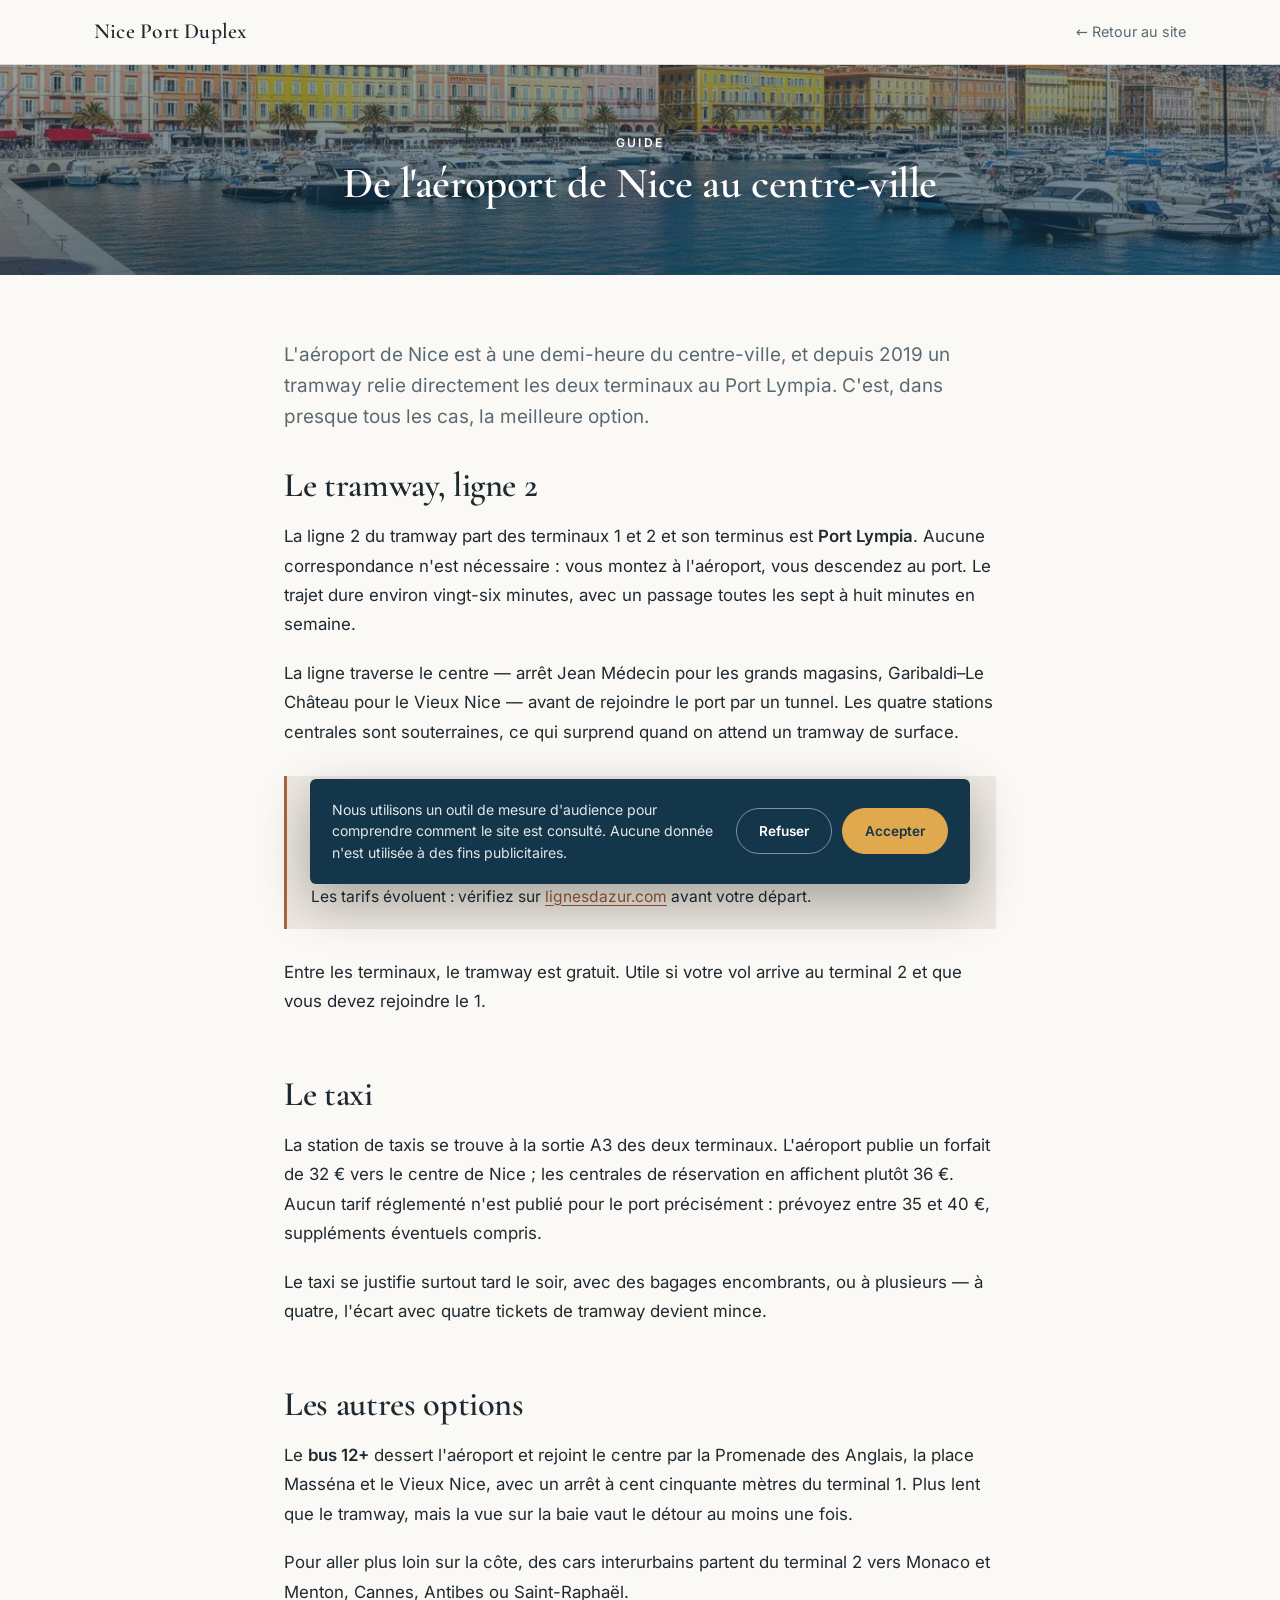
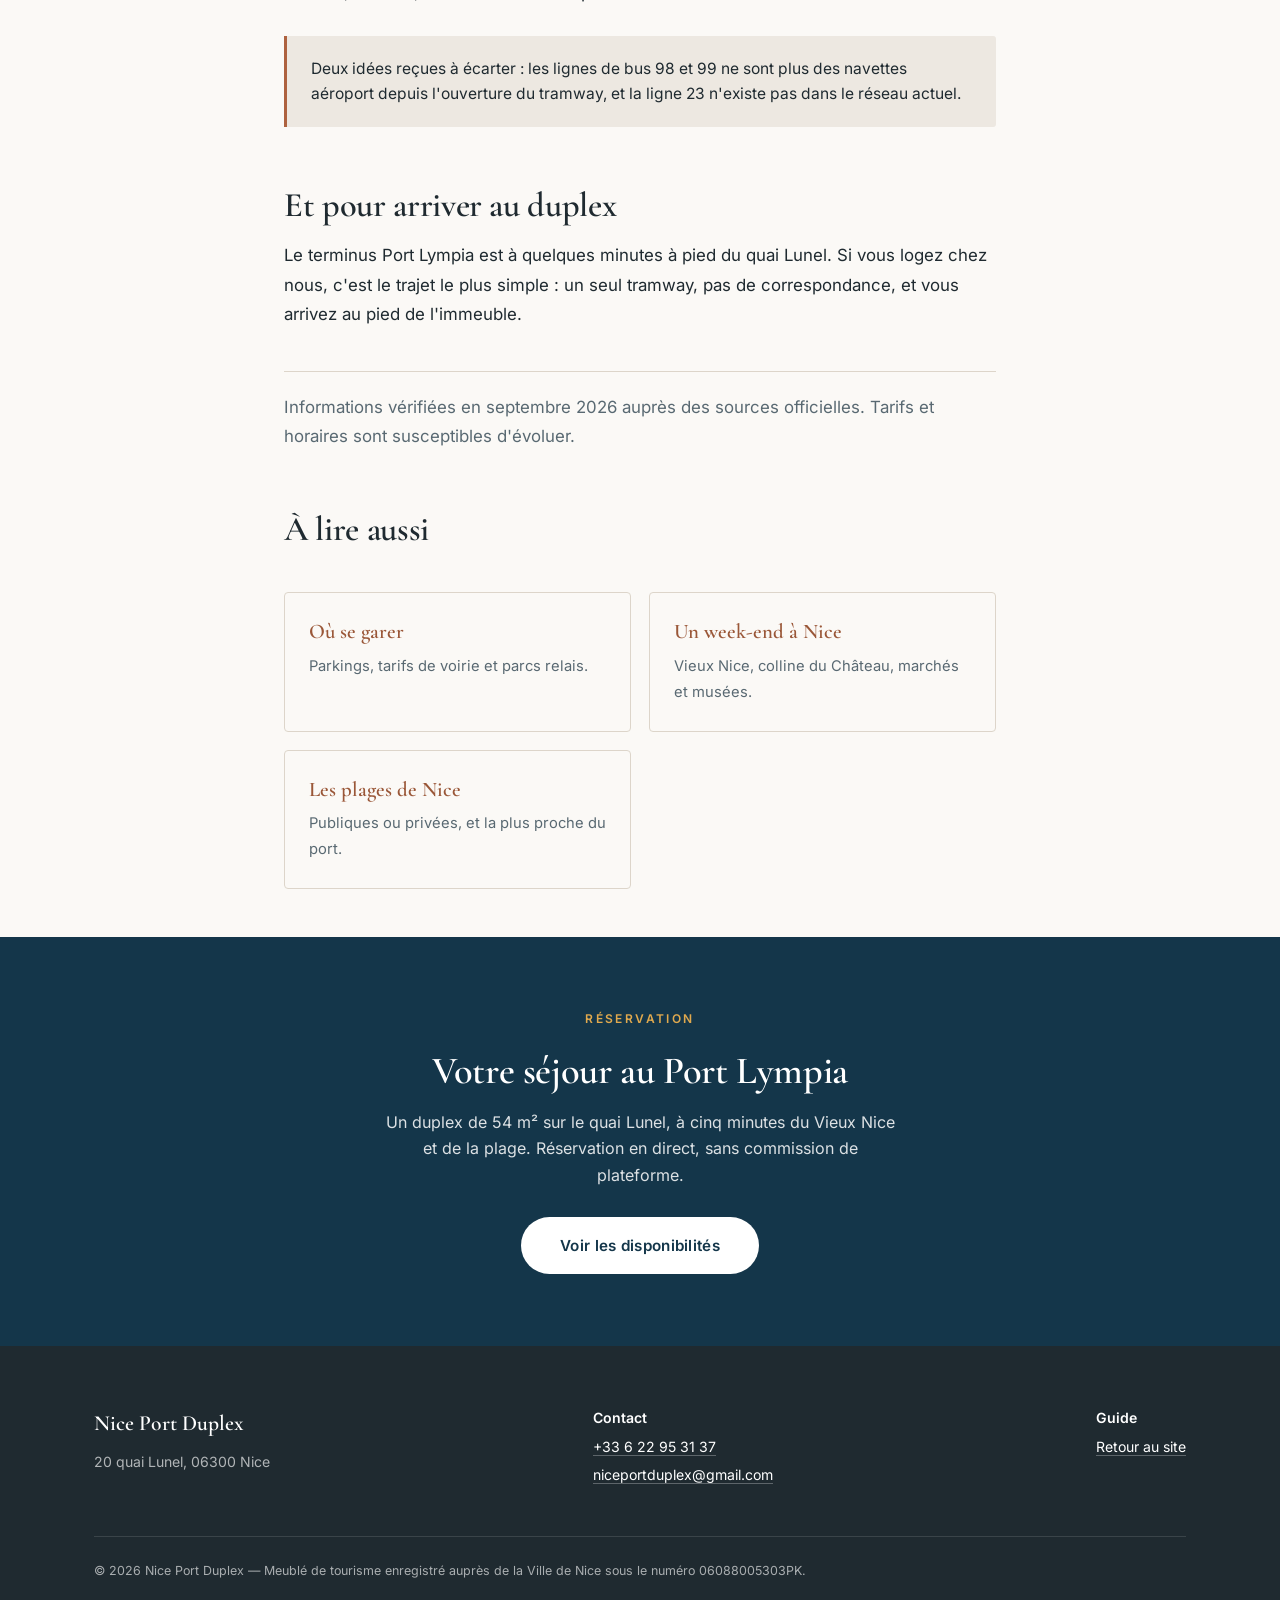
<file: aeroport-nice/index.html>
<!DOCTYPE html>
<html lang="fr">
<head>
<meta charset="utf-8">
<meta name="viewport" content="width=device-width, initial-scale=1">

<title>De l'aéroport de Nice au centre : tram, taxi, tarifs — Nice Port Duplex</title>
<meta name="description" content="Rejoindre le centre de Nice et le Port Lympia depuis l'aéroport : tramway ligne 2 en direct, tarifs, durée et alternatives en taxi.">
<link rel="canonical" href="https://niceportduplex.com/aeroport-nice/">
<link rel="alternate" hreflang="fr" href="https://niceportduplex.com/aeroport-nice/">
<link rel="alternate" hreflang="en" href="https://niceportduplex.com/en/nice-airport/">
<link rel="alternate" hreflang="x-default" href="https://niceportduplex.com/aeroport-nice/">
<meta name="robots" content="index, follow">
<meta name="theme-color" content="#fbf9f6">

<meta property="og:type" content="article">
<meta property="og:locale" content="fr_FR">
<meta property="og:site_name" content="Nice Port Duplex">
<meta property="og:url" content="https://niceportduplex.com/aeroport-nice/">
<meta property="og:title" content="De l'aéroport de Nice au centre-ville">
<meta property="og:description" content="Rejoindre le centre de Nice et le Port Lympia depuis l'aéroport : tramway ligne 2 en direct, tarifs, durée et alternatives en taxi.">
<meta property="og:image" content="https://niceportduplex.com/images/opt/hero-1280.jpg">
<meta name="twitter:card" content="summary_large_image">

<link rel="preload" as="font" type="font/woff2" crossorigin href="../fonts/cormorant-600.woff2">
<link rel="preload" as="font" type="font/woff2" crossorigin href="../fonts/inter-400.woff2">
<link rel="preload" as="font" type="font/woff2" crossorigin href="../fonts/inter-600.woff2">
<link rel="preload" as="font" type="font/woff2" crossorigin href="../fonts/cormorant-400-italic.woff2">
<link rel="icon" href="../images/favicon.png">
<!-- styles:debut -->
<style>/* Polices servies depuis le domaine : aucune requête vers un tiers. */
@font-face{font-family:'Inter';font-style:normal;font-weight:400;font-display:swap;
  src:url('../fonts/inter-400.woff2') format('woff2')}
@font-face{font-family:'Inter';font-style:normal;font-weight:600;font-display:swap;
  src:url('../fonts/inter-600.woff2') format('woff2')}
@font-face{font-family:'Cormorant Garamond';font-style:normal;font-weight:600;font-display:swap;
  src:url('../fonts/cormorant-600.woff2') format('woff2')}
@font-face{font-family:'Cormorant Garamond';font-style:italic;font-weight:400;font-display:swap;
  src:url('../fonts/cormorant-400-italic.woff2') format('woff2')}

/* ════════════════════════════════════════════════════════
   Nice Port Duplex — feuille de style partagée
   Utilisée par index.html (FR) et en/index.html (EN)
   ════════════════════════════════════════════════════════ */

:root{
  --terracotta:#ae623f;        /* fond de bouton, blanc lisible dessus */
  --terracotta-ink:#9a5738;    /* terracotta en texte sur fond clair */
  --gold:#e0a94e;
  --sea:#397aa3;
  --deep:#14364a;
  --cream:#ede8e1;
  --ivory:#fbf9f6;
  --ink:#1f2a30;
  --muted:#596972;
  --line:#ddd5ca;
  --max:1140px;
}
*{box-sizing:border-box;margin:0;padding:0}
html{scroll-behavior:smooth}
body{
  font-family:'Inter',system-ui,sans-serif;
  color:var(--ink);background:var(--ivory);
  line-height:1.65;-webkit-font-smoothing:antialiased;
}
h1,h2,h3{font-family:'Cormorant Garamond',Georgia,serif;font-weight:600;line-height:1.12;letter-spacing:-.01em}
h1{font-size:clamp(2.8rem,7.5vw,5.2rem)}
h2{font-size:clamp(2rem,4.5vw,3.1rem);margin-bottom:.55em}
h3{font-size:1.3rem;margin-bottom:.35em}
p{margin-bottom:1em}
a{color:inherit}
img{display:block;width:100%;height:100%;object-fit:cover}
.frame img,.gallery img,.hero-img img,.bookhero img{background:var(--cream)}
.wrap{max-width:var(--max);margin:0 auto;padding:0 24px}
section{padding:clamp(64px,9vw,118px) 0}
.eyebrow{font-size:.75rem;letter-spacing:.2em;text-transform:uppercase;color:var(--terracotta-ink);font-weight:600;margin-bottom:1.3em}
.lead{font-size:1.15rem;color:var(--muted);max-width:62ch}
.center{text-align:center}
.center .lead{margin-left:auto;margin-right:auto}

/* ── Boutons ── */
.btn{
  display:inline-block;padding:15px 38px;border-radius:999px;
  font-size:.95rem;font-weight:600;letter-spacing:.02em;
  text-decoration:none;transition:.25s;border:1px solid transparent;cursor:pointer;
}
.btn-primary{background:var(--terracotta);color:#fff}
.btn-primary:hover{background:#94512f}
.btn-gold{background:var(--gold);color:var(--deep)}
.btn-gold:hover{background:#cb9640;color:var(--deep)}
.btn-light{background:#fff;color:var(--deep)}
.btn-light:hover{background:var(--gold);color:var(--deep)}

/* ── En-tête ── */
header{position:absolute;top:0;left:0;right:0;z-index:50}
.nav{display:flex;align-items:center;justify-content:space-between;height:86px}
.brand{font-family:'Cormorant Garamond',serif;font-weight:600;font-size:1.55rem;color:#fff;text-decoration:none;letter-spacing:.01em;text-shadow:0 1px 12px rgba(0,0,0,.3)}
.nav-right{display:flex;align-items:center;gap:26px}
.nav-right a{color:#fff;font-size:.9rem;text-decoration:none;text-shadow:0 1px 12px rgba(0,0,0,.3)}
.nav-right a.btn-gold{color:var(--deep);text-shadow:none}
.nav-right .btn{padding:11px 28px;font-size:.9rem}
.lang{display:flex;gap:8px;align-items:center;font-size:.88rem;color:#fff}
.lang a{opacity:.82}
.lang a:hover{opacity:1}
.lang a[aria-current="true"]{opacity:1;font-weight:600;border-bottom:1px solid var(--gold)}
@media(max-width:760px){
  .nav-right a.hide-sm{display:none}
  .nav{height:72px}
  .brand{font-size:1.15rem}
  .nav-right{gap:12px}
  .nav-right .btn{padding:10px 18px;font-size:.85rem}
}
@media(max-width:400px){
  .brand{font-size:1rem}
  .lang{font-size:.8rem}
  .nav-right .btn{padding:10px 14px}
}
/* Zones tactiles confortables sur écran tactile */
@media(pointer:coarse){
  .nav-right a,.lang a,.bookfoot a,footer a{min-height:44px;display:inline-flex;align-items:center}
  .lang a{padding:0 10px}
  .nav-right{gap:14px}
  summary{min-height:44px;align-items:center}
  .btn{padding:16px 34px}
}

/* ── Hero ── */
.hero{position:relative;min-height:clamp(540px,88vh,780px);display:flex;align-items:center;justify-content:center;background:var(--deep);text-align:center}
.hero-img{position:absolute;inset:0}
.hero::after{content:"";position:absolute;inset:0;background:linear-gradient(to bottom,rgba(20,54,74,.58) 0%,rgba(20,54,74,.34) 45%,rgba(20,54,74,.66) 100%)}
.hero .wrap{position:relative;z-index:2;color:#fff;padding-top:60px}
.hero .eyebrow{color:#fff;opacity:1;letter-spacing:.24em}
.hero h1{margin-bottom:.3em;text-shadow:0 2px 30px rgba(0,0,0,.35)}
.hero .tagline{font-family:'Cormorant Garamond',serif;font-style:italic;font-size:clamp(1.25rem,2.6vw,1.75rem);max-width:30ch;margin:0 auto 2em;color:rgba(255,255,255,.95);text-shadow:0 1px 16px rgba(0,0,0,.3);line-height:1.4}

/* ── Bandeau équipements ── */
.strip{background:var(--cream);padding:clamp(44px,5vw,64px) 0}
.strip-grid{display:grid;grid-template-columns:repeat(8,1fr);gap:20px;text-align:center}
@media(max-width:1000px){.strip-grid{grid-template-columns:repeat(4,1fr);gap:30px 16px}}
@media(max-width:540px){.strip-grid{grid-template-columns:repeat(2,1fr)}}
.strip-grid i{display:flex;align-items:center;justify-content:center;width:62px;height:62px;margin:0 auto 12px;background:#fff;border-radius:50%}
.strip-grid svg{width:26px;height:26px;stroke:var(--sea);fill:none;stroke-width:1.6;stroke-linecap:round;stroke-linejoin:round}
.strip-grid b{display:block;font-size:.95rem;font-weight:600}
.strip-grid span{display:block;font-size:.82rem;color:var(--muted)}

/* ── Grilles ── */
.two{display:grid;grid-template-columns:1.05fr .95fr;gap:clamp(40px,6vw,82px);align-items:center}
@media(max-width:860px){.two{grid-template-columns:1fr}}
.frame{aspect-ratio:1/1;background:var(--cream);overflow:hidden;border-radius:3px}

.gallery{display:grid;grid-template-columns:repeat(3,1fr);gap:12px;margin-top:52px}
.gallery div{aspect-ratio:1;background:var(--cream);overflow:hidden;border-radius:3px}
.gallery div:first-child{grid-column:span 2;grid-row:span 2;aspect-ratio:auto}
@media(max-width:700px){
  .gallery{grid-template-columns:repeat(2,1fr)}
  .gallery div:first-child{grid-column:span 2;grid-row:auto;aspect-ratio:4/3}
}

/* ── Équipements détaillés ── */
.amenities{display:grid;grid-template-columns:repeat(3,1fr);gap:1px;background:var(--line);border:1px solid var(--line);margin-top:44px;border-radius:3px;overflow:hidden}
.amenities li{list-style:none;background:var(--ivory);padding:24px 26px;font-size:.92rem}
@media(max-width:860px){.amenities{grid-template-columns:repeat(2,1fr)}}
@media(max-width:520px){.amenities{grid-template-columns:1fr}}
.amenities strong{display:block;font-size:.72rem;letter-spacing:.14em;text-transform:uppercase;color:var(--terracotta-ink);margin-bottom:7px;font-weight:600}

/* ── Emplacement ── */
.band{background:var(--cream)}
.distances{display:grid;grid-template-columns:repeat(auto-fit,minmax(170px,1fr));gap:36px;margin-top:52px}
.distances div{border-top:2px solid var(--terracotta);padding-top:18px}
.distances b{font-family:'Cormorant Garamond',serif;font-size:2.5rem;font-weight:600;display:block;line-height:1;margin-bottom:6px}
.distances span{font-size:.9rem;color:var(--muted)}

/* ── Réservation ── */
.booking{background:var(--deep);color:#fff;text-align:center}
.booking h2{color:#fff}
.booking .lead{color:rgba(255,255,255,.8);margin:0 auto 12px}
.perks{display:flex;justify-content:center;flex-wrap:wrap;gap:14px 42px;margin:38px 0 42px;font-size:.92rem;color:rgba(255,255,255,.88)}
.perks span::before{content:"✓";color:var(--gold);font-weight:600;margin-right:10px}
.booking .btn{padding:18px 48px;font-size:1rem}
.booking small{display:block;margin-top:20px;font-size:.8rem;color:rgba(255,255,255,.72)}

/* ── Page de réservation ── */
.bookbar{position:sticky;top:0;z-index:60;background:var(--ivory);border-bottom:1px solid var(--line)}
.bookbar .nav{height:64px}
.bookbar .brand{color:var(--ink);text-shadow:none;font-size:1.35rem;font-weight:600}
.bookbar .nav-right a{color:var(--muted);text-shadow:none}
.bookbar .nav-right a:hover{color:var(--terracotta-ink)}
.bookhero{position:relative;height:clamp(140px,20vw,210px);display:flex;align-items:center;justify-content:center;text-align:center;overflow:hidden;background:var(--deep)}
.bookhero img{position:absolute;inset:0;width:100%;height:100%;object-fit:cover;object-position:center 64%}
.bookhero::after{content:"";position:absolute;inset:0;background:linear-gradient(to bottom,rgba(20,54,74,.45),rgba(20,54,74,.68))}
.bookhero .wrap{position:relative;z-index:2;color:#fff}
.bookhero .eyebrow{color:#fff;opacity:1;margin-bottom:.55em}
.bookhero h1{font-size:clamp(1.75rem,3.8vw,2.7rem);margin:0;text-shadow:0 2px 22px rgba(0,0,0,.35)}
.bookintro{text-align:center;padding:clamp(26px,3.5vw,40px) 0 clamp(22px,2.6vw,32px)}
.bookintro .perks{margin:20px 0 0;color:var(--muted)}
.bookintro .perks span::before{color:var(--terracotta)}
.engine-full{width:100%;background:#fff;border-top:1px solid var(--line)}
.engine-full iframe{width:100%;border:0;display:block;height:4000px}
@media(max-width:700px){.engine-full iframe{height:4900px}}
.bookfoot{text-align:center;padding:40px 0 64px;font-size:.88rem;color:var(--muted)}
.bookfoot a{color:var(--terracotta-ink)}
.engine-note{display:block;margin-top:22px;font-size:.8rem;color:rgba(255,255,255,.72)}

/* ── FAQ ── */
details{border-bottom:1px solid var(--line);padding:22px 0}
summary{cursor:pointer;font-weight:600;font-size:1.02rem;list-style:none;display:flex;justify-content:space-between;gap:20px}
summary::-webkit-details-marker{display:none}
summary::after{content:"+";color:var(--terracotta-ink);font-size:1.5rem;line-height:1;transition:.2s}
details[open] summary::after{transform:rotate(45deg)}
details p{margin:14px 0 0;color:var(--muted);max-width:72ch}

/* ── Carte ── */
.map-block{padding-bottom:0}
.map-head{display:flex;justify-content:space-between;align-items:flex-end;flex-wrap:wrap;gap:20px;margin-bottom:34px}
.map-head address{font-style:normal;font-size:1.05rem;color:var(--muted);line-height:1.5}
.map-head address b{display:block;color:var(--ink);font-weight:600}
.map-frame{position:relative;height:clamp(300px,42vw,460px);background:var(--cream);overflow:hidden}
.map-frame iframe{width:100%;height:100%;border:0;display:block;filter:saturate(.85)}
.map-placeholder{width:100%;height:100%;display:flex;flex-direction:column;align-items:center;
  justify-content:center;gap:16px;text-align:center;padding:24px;background:var(--cream)}
.map-placeholder p{margin:0;max-width:44ch;font-size:.9rem;color:var(--muted)}
.map-placeholder button{font:inherit;font-size:.9rem;font-weight:600;border-radius:999px;
  padding:14px 30px;min-height:44px;border:1px solid var(--deep);background:var(--deep);
  color:#fff;cursor:pointer}
.map-placeholder button:hover{background:var(--terracotta);border-color:var(--terracotta)}

/* ── Pied de page ── */
footer{background:var(--ink);color:rgba(255,255,255,.65);padding:60px 0 40px;font-size:.88rem}
footer a{color:#fff;text-decoration:none;border-bottom:1px solid rgba(255,255,255,.28)}
.foot{display:flex;justify-content:space-between;flex-wrap:wrap;gap:30px}
.foot p{margin-bottom:.4em}
.foot strong{color:#fff;font-weight:600}
.legal{margin-top:44px;padding-top:24px;border-top:1px solid rgba(255,255,255,.12);font-size:.78rem;color:rgba(255,255,255,.62)}

/* ── Pages guide ── */
.article{max-width:760px;margin:0 auto;padding:clamp(40px,5vw,64px) 24px clamp(30px,4vw,48px)}
.article p{font-size:1.05rem;line-height:1.75;margin-bottom:1.15em}
.article h2{font-size:clamp(1.6rem,3.2vw,2.15rem);margin:1.7em 0 .5em}
.article h2:first-of-type{margin-top:.3em}
.article h3{font-size:1.15rem;font-weight:600;font-family:'Inter',sans-serif;margin:1.6em 0 .4em}
.article ul{margin:0 0 1.3em 1.1em}
.article li{margin-bottom:.5em;line-height:1.7}
.article a{color:var(--terracotta-ink);text-underline-offset:3px}
.article .chapeau{font-size:1.18rem;line-height:1.65;color:var(--muted);margin-bottom:1.8em}
.encadre{background:var(--cream);border-left:3px solid var(--terracotta);padding:20px 24px;margin:1.8em 0;border-radius:0 3px 3px 0}
.encadre p{margin:0;font-size:.97rem;line-height:1.65}
.encadre p+p{margin-top:.7em}
.article table{width:100%;border-collapse:collapse;margin:1.5em 0;font-size:.95rem}
.article th,.article td{text-align:left;padding:11px 14px;border-bottom:1px solid var(--line)}
.article th{font-weight:600;font-size:.78rem;letter-spacing:.08em;text-transform:uppercase;color:var(--terracotta-ink)}
.maj{display:block;margin-top:2.5em;padding-top:1.2em;border-top:1px solid var(--line);font-size:.85rem;color:var(--muted)}

/* Appel à la réservation en fin de guide */
.cta-guide{background:var(--deep);color:#fff;text-align:center;padding:clamp(48px,6vw,72px) 24px}
.cta-guide h2{color:#fff;margin-bottom:.4em;font-size:clamp(1.7rem,3.4vw,2.4rem)}
.cta-guide p{max-width:52ch;margin:0 auto 1.8em;color:rgba(255,255,255,.85)}

/* Liste des guides sur la page d'accueil */
.guides{display:grid;grid-template-columns:repeat(auto-fit,minmax(240px,1fr));gap:18px;margin-top:44px}
.guides a{display:block;padding:26px 24px;background:var(--ivory);border:1px solid var(--line);
  border-radius:4px;text-decoration:none;transition:.2s}
.guides a:hover{border-color:var(--terracotta);transform:translateY(-2px)}
.guides b{display:block;font-family:'Cormorant Garamond',serif;font-weight:600;font-size:1.3rem;margin-bottom:.3em;line-height:1.25}
.guides span{font-size:.92rem;color:var(--muted);line-height:1.6}

/* ── Bandeau de consentement ── */
.cookie-bar{position:fixed;left:16px;right:16px;bottom:16px;z-index:200;max-width:660px;margin:0 auto;
  background:var(--deep);color:#fff;border-radius:6px;padding:20px 22px;
  box-shadow:0 18px 50px rgba(0,0,0,.3);display:none;gap:18px;align-items:center;flex-wrap:wrap}
.cookie-bar[data-open="1"]{display:flex}
.cookie-bar p{margin:0;flex:1 1 280px;font-size:.88rem;line-height:1.55;color:rgba(255,255,255,.88)}
.cookie-bar .actions{display:flex;gap:10px;flex-wrap:wrap}
.cookie-bar button{font:inherit;font-size:.85rem;font-weight:600;border-radius:999px;
  padding:11px 22px;border:1px solid rgba(255,255,255,.45);background:none;color:#fff;cursor:pointer;min-height:44px}
.cookie-bar button:hover{border-color:#fff}
.cookie-bar button.ok{background:var(--gold);border-color:var(--gold);color:var(--deep)}
.cookie-bar button.ok:hover{background:#cb9640}
@media(max-width:560px){.cookie-bar .actions{width:100%}.cookie-bar button{flex:1}}</style>
<!-- styles:fin -->
</head>
<body>

<div class="bookbar">
  <nav class="wrap nav">
    <a href="/" class="brand">Nice&nbsp;Port&nbsp;Duplex</a>
    <div class="nav-right">
      <a href="/">← Retour au site</a>
    </div>
  </nav>
</div>

<main id="contenu">

<div class="bookhero">
  <picture><source type="image/webp" srcset="../images/opt/hero-640.webp 640w, ../images/opt/hero-1100.webp 1100w, ../images/opt/hero-1400.webp 1400w" sizes="100vw"><img src="../images/opt/hero-760.jpg" alt="Le port historique de Nice" width="1920" height="1088" fetchpriority="high"></picture>
  <div class="wrap">
    <p class="eyebrow">Guide</p>
    <h1>De l'aéroport de Nice au centre-ville</h1>
  </div>
</div>

<article class="article">
  <p class="chapeau">L'aéroport de Nice est à une demi-heure du centre-ville, et depuis 2019 un tramway relie directement les deux terminaux au Port Lympia. C'est, dans presque tous les cas, la meilleure option.</p>

<h2>Le tramway, ligne 2</h2>

<p>La ligne 2 du tramway part des terminaux 1 et 2 et son terminus est <strong>Port Lympia</strong>. Aucune correspondance n'est nécessaire : vous montez à l'aéroport, vous descendez au port. Le trajet dure environ vingt-six minutes, avec un passage toutes les sept à huit minutes en semaine.</p>

<p>La ligne traverse le centre — arrêt Jean Médecin pour les grands magasins, Garibaldi–Le Château pour le Vieux Nice — avant de rejoindre le port par un tunnel. Les quatre stations centrales sont souterraines, ce qui surprend quand on attend un tramway de surface.</p>

<div class="encadre">
<p><strong>Le ticket coûte 1,70 €</strong> au distributeur, valable 74 minutes correspondances comprises. Comptez 2 € si vous l'achetez à bord. Les moins de 11 ans et, depuis septembre 2026, les 65 ans et plus voyagent gratuitement.</p>
<p>Les tarifs évoluent : vérifiez sur <a href="https://www.lignesdazur.com" rel="noopener">lignesdazur.com</a> avant votre départ.</p>
</div>

<p>Entre les terminaux, le tramway est gratuit. Utile si votre vol arrive au terminal 2 et que vous devez rejoindre le 1.</p>

<h2>Le taxi</h2>

<p>La station de taxis se trouve à la sortie A3 des deux terminaux. L'aéroport publie un forfait de 32 € vers le centre de Nice ; les centrales de réservation en affichent plutôt 36 €. Aucun tarif réglementé n'est publié pour le port précisément : prévoyez entre 35 et 40 €, suppléments éventuels compris.</p>

<p>Le taxi se justifie surtout tard le soir, avec des bagages encombrants, ou à plusieurs — à quatre, l'écart avec quatre tickets de tramway devient mince.</p>

<h2>Les autres options</h2>

<p>Le <strong>bus 12+</strong> dessert l'aéroport et rejoint le centre par la Promenade des Anglais, la place Masséna et le Vieux Nice, avec un arrêt à cent cinquante mètres du terminal 1. Plus lent que le tramway, mais la vue sur la baie vaut le détour au moins une fois.</p>

<p>Pour aller plus loin sur la côte, des cars interurbains partent du terminal 2 vers Monaco et Menton, Cannes, Antibes ou Saint-Raphaël.</p>

<div class="encadre">
<p>Deux idées reçues à écarter : les lignes de bus 98 et 99 ne sont plus des navettes aéroport depuis l'ouverture du tramway, et la ligne 23 n'existe pas dans le réseau actuel.</p>
</div>

<h2>Et pour arriver au duplex</h2>

<p>Le terminus Port Lympia est à quelques minutes à pied du quai Lunel. Si vous logez chez nous, c'est le trajet le plus simple : un seul tramway, pas de correspondance, et vous arrivez au pied de l'immeuble.</p>
  <p class="maj">Informations vérifiées en septembre 2026 auprès des sources officielles. Tarifs et horaires sont susceptibles d'évoluer.</p>

  <h2>À lire aussi</h2>
  <div class="guides">
    <a href="/se-garer-a-nice/"><b>Où se garer</b><span>Parkings, tarifs de voirie et parcs relais.</span></a>
    <a href="/week-end-a-nice/"><b>Un week-end à Nice</b><span>Vieux Nice, colline du Château, marchés et musées.</span></a>
    <a href="/plages-de-nice/"><b>Les plages de Nice</b><span>Publiques ou privées, et la plus proche du port.</span></a>
  </div>
</article>

</main>

<div class="cta-guide">
  <p class="eyebrow" style="color:var(--gold)">Réservation</p>
  <h2>Votre séjour au Port Lympia</h2>
  <p>Un duplex de 54 m² sur le quai Lunel, à cinq minutes du Vieux Nice et de la plage. Réservation en direct, sans commission de plateforme.</p>
  <a href="/reserver/" class="btn btn-light">Voir les disponibilités</a>
</div>

<footer>
  <div class="wrap">
    <div class="foot">
      <div>
        <p style="font-family:'Cormorant Garamond',serif;font-weight:600;font-size:1.35rem;color:#fff">Nice Port Duplex</p>
        <p>20 quai Lunel, 06300 Nice</p>
      </div>
      <div>
        <p><strong>Contact</strong></p>
        <p><a href="tel:+33622953137">+33 6 22 95 31 37</a></p>
        <p><a href="mailto:niceportduplex@gmail.com">niceportduplex@gmail.com</a></p>
      </div>
      <div>
        <p><strong>Guide</strong></p>
        <p><a href="/">Retour au site</a></p>
      </div>
    </div>
    <p class="legal">© 2026 Nice Port Duplex — Meublé de tourisme enregistré auprès de la Ville de Nice sous le numéro 06088005303PK.</p>
  </div>
</footer>

<script type="application/ld+json">
{
  "@context": "https://schema.org",
  "@type": "Article",
  "headline": "De l'aéroport de Nice au centre-ville",
  "description": "Rejoindre le centre de Nice et le Port Lympia depuis l'aéroport : tramway ligne 2 en direct, tarifs, durée et alternatives en taxi.",
  "inLanguage": "fr-FR",
  "mainEntityOfPage": {
    "@type": "WebPage",
    "@id": "https://niceportduplex.com/aeroport-nice/"
  },
  "image": "https://niceportduplex.com/images/opt/hero-1280.jpg",
  "datePublished": "2026-09-29",
  "dateModified": "2026-09-29",
  "author": {
    "@type": "Organization",
    "name": "Nice Port Duplex",
    "url": "https://niceportduplex.com/"
  },
  "publisher": {
    "@type": "Organization",
    "name": "Nice Port Duplex",
    "url": "https://niceportduplex.com/"
  }
}
</script>

<!-- analytics:debut -->
<!-- Bandeau de consentement : Google Analytics ne se charge qu'après accord. -->
<div class="cookie-bar" id="cookie-bar" role="region" aria-label="Consentement aux cookies de mesure d'audience">
  <p id="cookie-text">Nous utilisons un outil de mesure d'audience pour comprendre comment le site est consulté. Aucune donnée n'est utilisée à des fins publicitaires.</p>
  <div class="actions">
    <button type="button" id="cookie-no">Refuser</button>
    <button type="button" class="ok" id="cookie-yes">Accepter</button>
  </div>
</div>
<script>
function npdConsent() {
  var ID = 'G-PHCLXYTM1L', KEY = 'npd-consent', bar = document.getElementById('cookie-bar');

  function memoire(action, valeur) {
    try { return action === 'lire' ? localStorage.getItem(KEY) : localStorage.setItem(KEY, valeur); }
    catch (e) { return null; }
  }

  function demarrerMesure() {
    if (window.gtagCharge) return;
    window.gtagCharge = true;
    var s = document.createElement('script');
    s.async = true;
    s.src = 'https://www.googletagmanager.com/gtag/js?id=' + ID;
    document.head.appendChild(s);
    window.dataLayer = window.dataLayer || [];
    window.gtag = function () { window.dataLayer.push(arguments); };
    gtag('js', new Date());
    gtag('config', ID, { anonymize_ip: true });
  }

  var choix = memoire('lire');
  if (choix === 'oui') demarrerMesure();
  else if (choix !== 'non' && bar) bar.setAttribute('data-open', '1');

  if (bar) {
    document.getElementById('cookie-yes').addEventListener('click', function () {
      memoire('ecrire', 'oui'); bar.removeAttribute('data-open'); demarrerMesure();
    });
    document.getElementById('cookie-no').addEventListener('click', function () {
      memoire('ecrire', 'non'); bar.removeAttribute('data-open');
    });
  }
}
// différé : évite de forcer un recalcul de mise en page pendant le rendu
if ('requestIdleCallback' in window) requestIdleCallback(npdConsent, { timeout: 1800 });
else setTimeout(npdConsent, 900);
</script>
<!-- analytics:fin -->
</body>
</html>
</file>
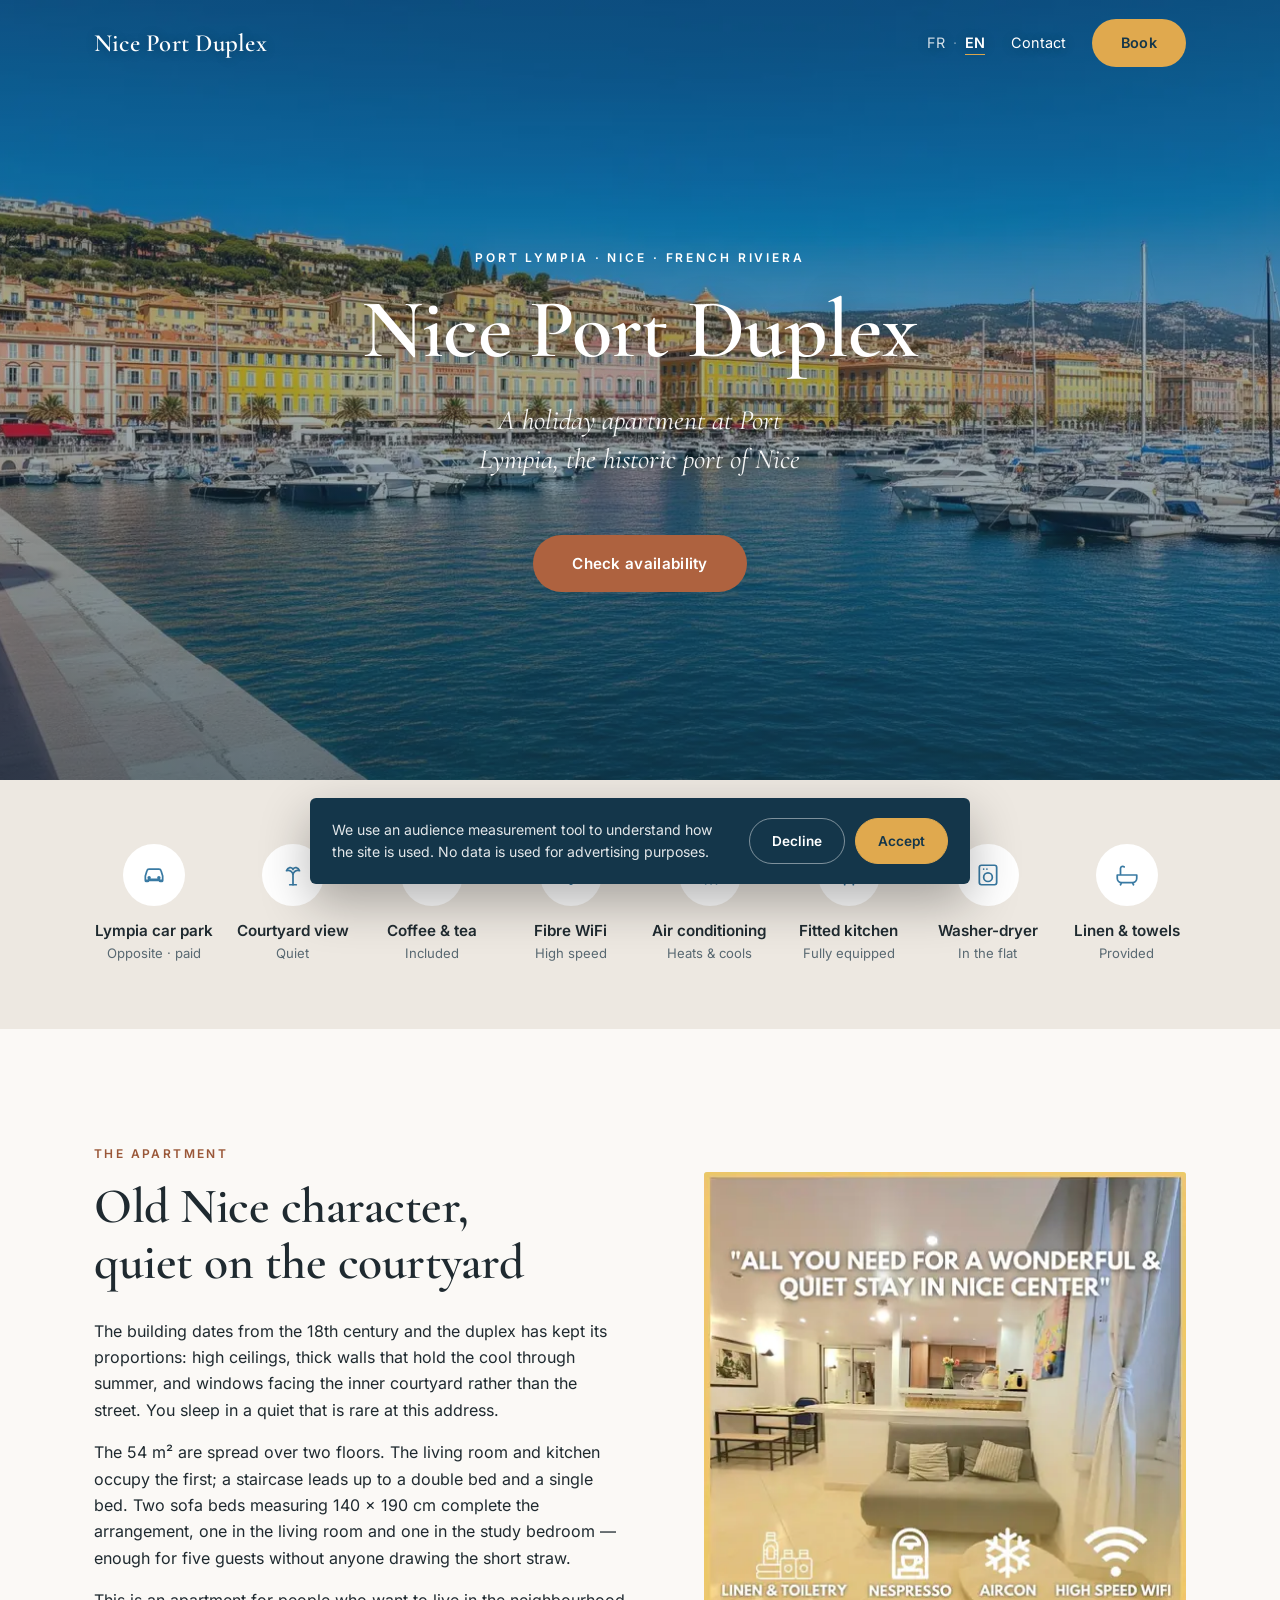
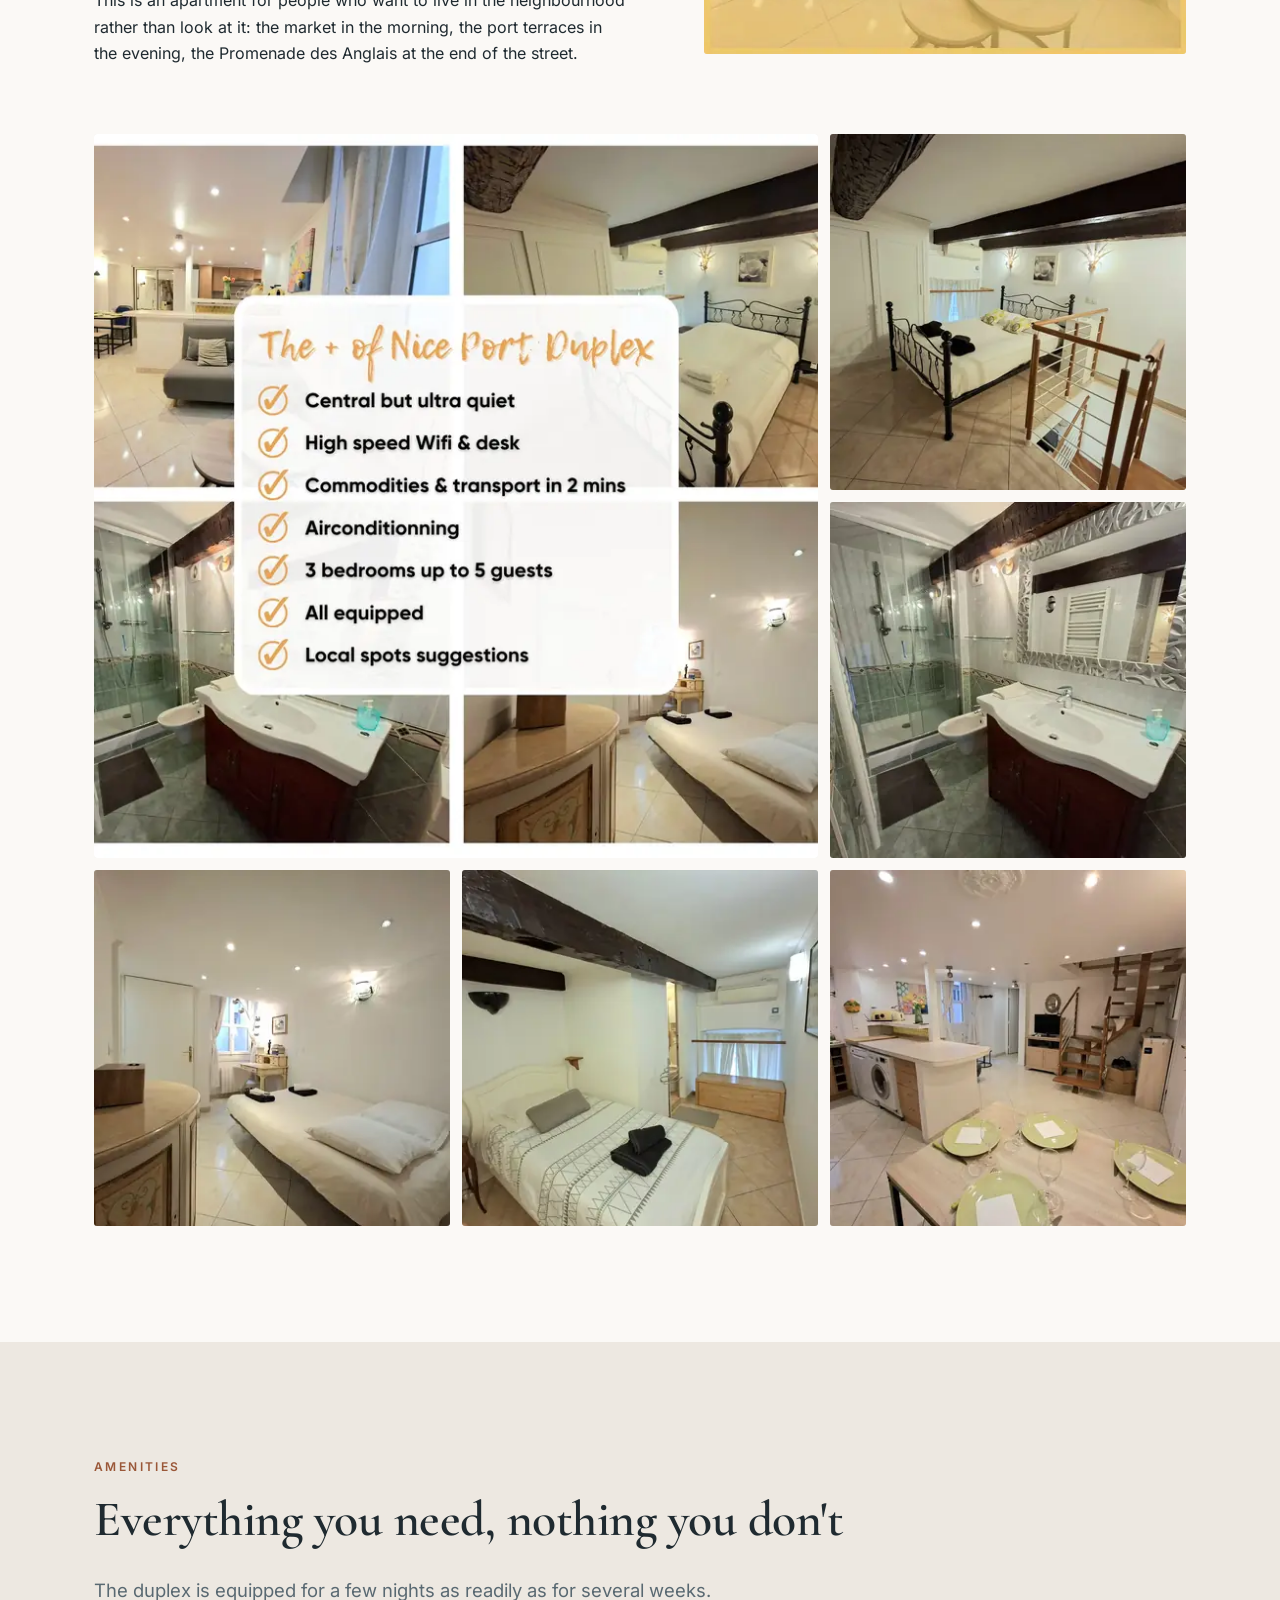
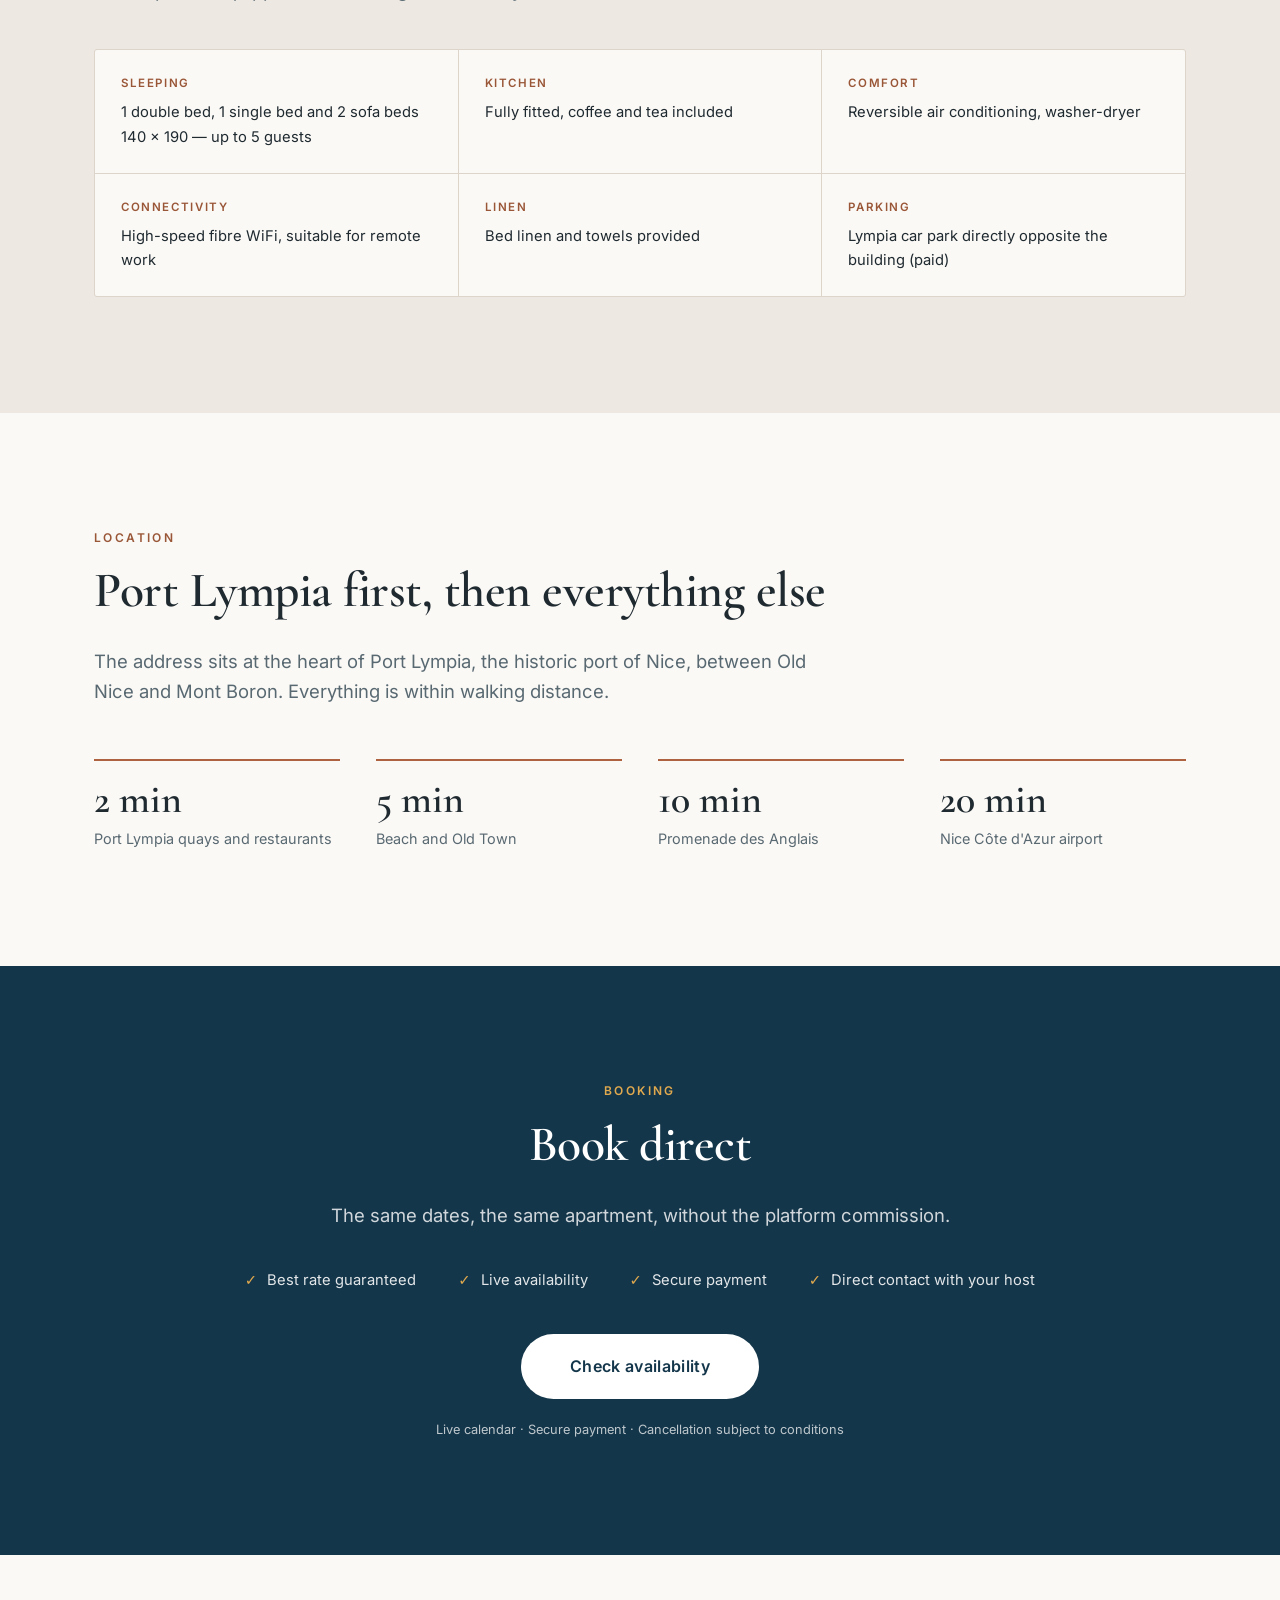
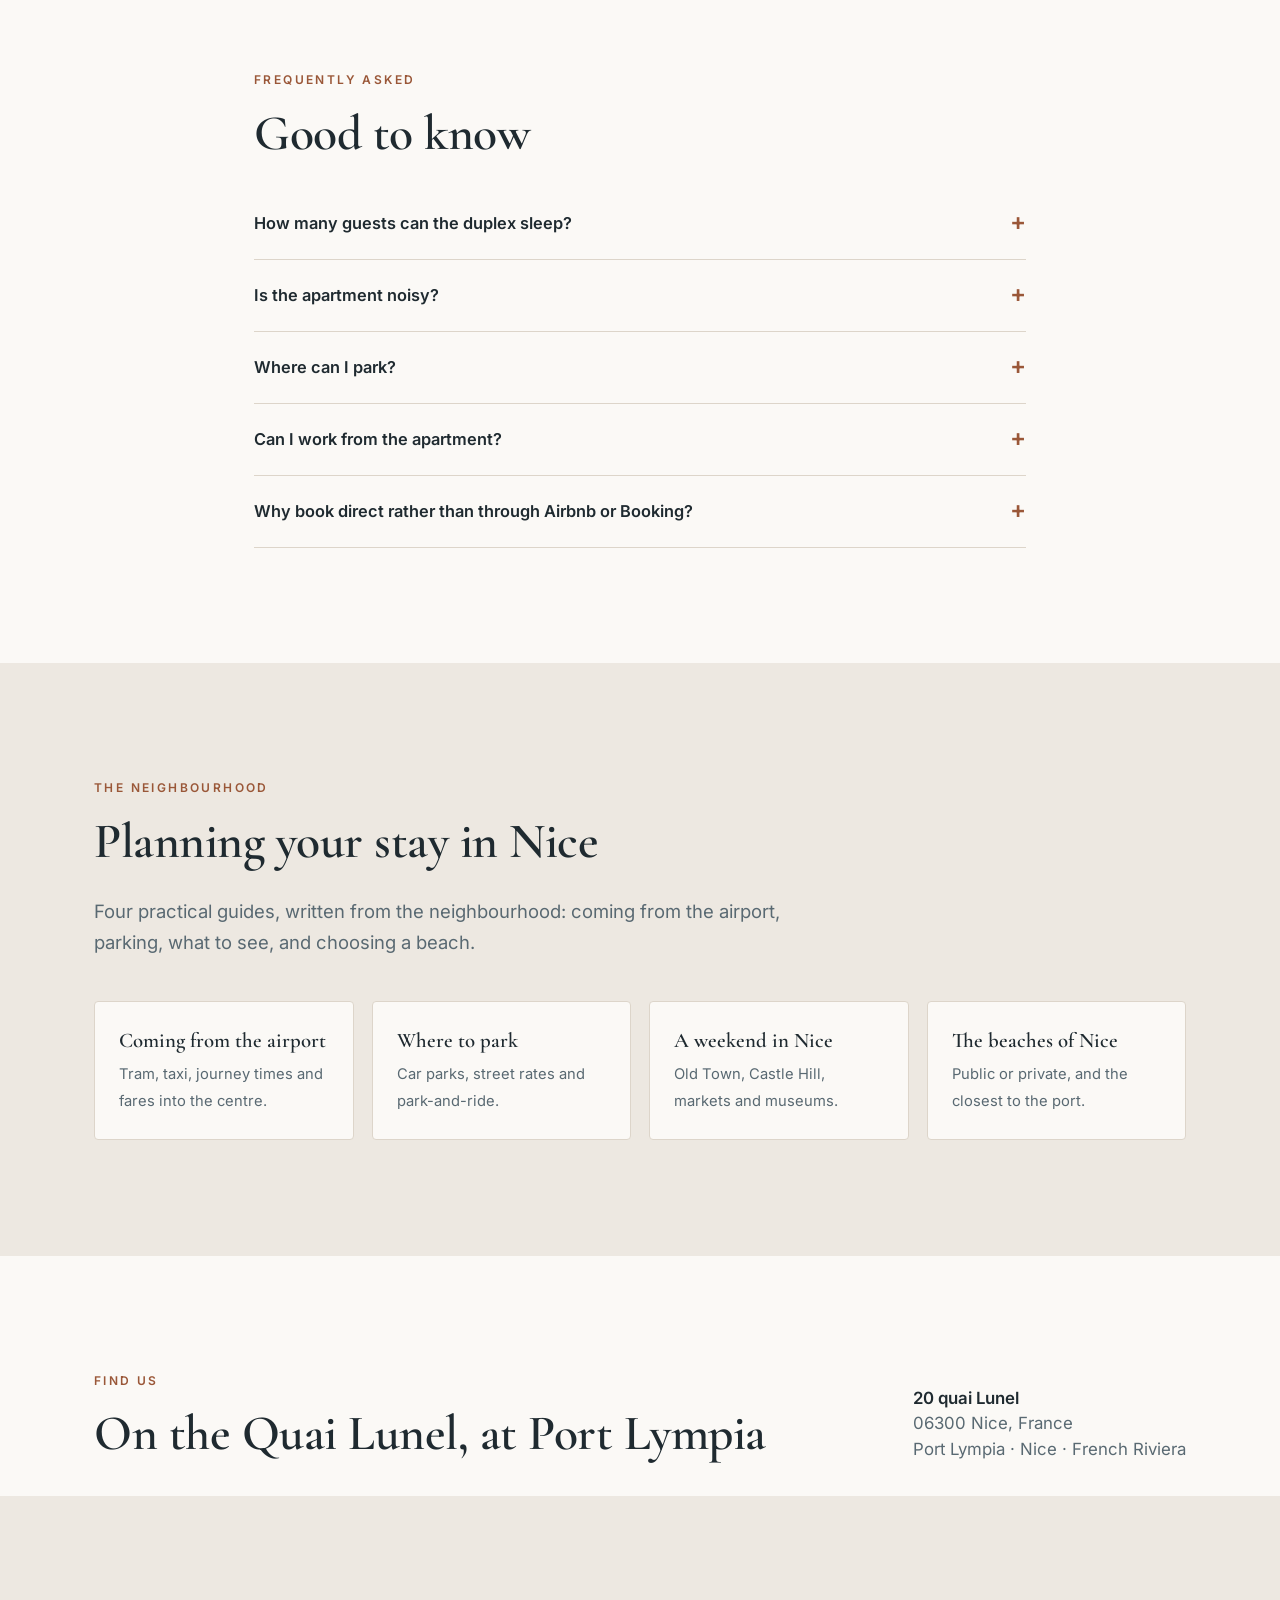
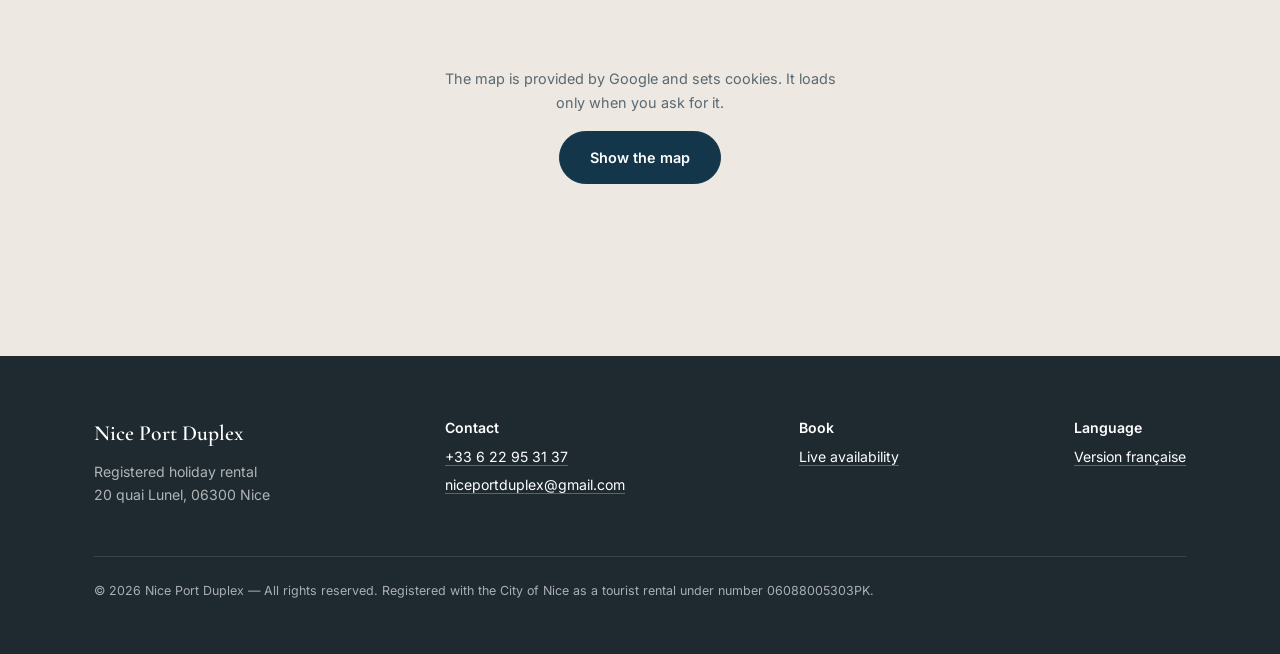
<file: en/index.html>
<!DOCTYPE html>
<html lang="en">
<head>
<meta charset="utf-8">
<meta name="viewport" content="width=device-width, initial-scale=1">

<title>Nice Port Duplex — Holiday Rental at Port Lympia, Nice</title>
<meta name="description" content="54 m² duplex at Port Lympia, quai Lunel in Nice. Sleeps 5, air conditioning, fibre WiFi, five minutes from the Old Town and the beach. Book direct, no platform fees.">
<link rel="canonical" href="https://niceportduplex.com/en/">
<link rel="alternate" hreflang="fr" href="https://niceportduplex.com/">
<link rel="alternate" hreflang="en" href="https://niceportduplex.com/en/">
<link rel="alternate" hreflang="x-default" href="https://niceportduplex.com/">
<meta name="robots" content="index, follow">
<meta name="theme-color" content="#14364a">

<meta property="og:type" content="website">
<meta property="og:locale" content="en_GB">
<meta property="og:locale:alternate" content="fr_FR">
<meta property="og:site_name" content="Nice Port Duplex">
<meta property="og:url" content="https://niceportduplex.com/en/">
<meta property="og:title" content="Nice Port Duplex — Holiday Rental at Port Lympia, Nice">
<meta property="og:description" content="54 m² duplex at Port Lympia, quai Lunel in Nice. Sleeps 5, air conditioning, fibre WiFi. Book direct.">
<meta property="og:image" content="https://niceportduplex.com/images/opt/hero-1280.jpg">
<meta name="twitter:card" content="summary_large_image">

<link rel="preload" as="image" fetchpriority="high" href="../images/opt/hero-900.webp" type="image/webp" imagesrcset="../images/opt/hero-520.webp 520w, ../images/opt/hero-640.webp 640w, ../images/opt/hero-760.webp 760w, ../images/opt/hero-900.webp 900w, ../images/opt/hero-1100.webp 1100w, ../images/opt/hero-1400.webp 1400w, ../images/opt/hero-1920.webp 1920w" imagesizes="100vw">
<link rel="icon" href="../images/favicon.png">
<link rel="preload" as="font" type="font/woff2" crossorigin href="../fonts/cormorant-600.woff2">
<link rel="preload" as="font" type="font/woff2" crossorigin href="../fonts/inter-400.woff2">
<link rel="preload" as="font" type="font/woff2" crossorigin href="../fonts/inter-600.woff2">
<link rel="preload" as="font" type="font/woff2" crossorigin href="../fonts/cormorant-400-italic.woff2">
<!-- styles:debut -->
<style>/* Polices servies depuis le domaine : aucune requête vers un tiers. */
@font-face{font-family:'Inter';font-style:normal;font-weight:400;font-display:swap;
  src:url('../fonts/inter-400.woff2') format('woff2')}
@font-face{font-family:'Inter';font-style:normal;font-weight:600;font-display:swap;
  src:url('../fonts/inter-600.woff2') format('woff2')}
@font-face{font-family:'Cormorant Garamond';font-style:normal;font-weight:600;font-display:swap;
  src:url('../fonts/cormorant-600.woff2') format('woff2')}
@font-face{font-family:'Cormorant Garamond';font-style:italic;font-weight:400;font-display:swap;
  src:url('../fonts/cormorant-400-italic.woff2') format('woff2')}

/* ════════════════════════════════════════════════════════
   Nice Port Duplex — feuille de style partagée
   Utilisée par index.html (FR) et en/index.html (EN)
   ════════════════════════════════════════════════════════ */

:root{
  --terracotta:#ae623f;        /* fond de bouton, blanc lisible dessus */
  --terracotta-ink:#9a5738;    /* terracotta en texte sur fond clair */
  --gold:#e0a94e;
  --sea:#397aa3;
  --deep:#14364a;
  --cream:#ede8e1;
  --ivory:#fbf9f6;
  --ink:#1f2a30;
  --muted:#596972;
  --line:#ddd5ca;
  --max:1140px;
}
*{box-sizing:border-box;margin:0;padding:0}
html{scroll-behavior:smooth}
body{
  font-family:'Inter',system-ui,sans-serif;
  color:var(--ink);background:var(--ivory);
  line-height:1.65;-webkit-font-smoothing:antialiased;
}
h1,h2,h3{font-family:'Cormorant Garamond',Georgia,serif;font-weight:600;line-height:1.12;letter-spacing:-.01em}
h1{font-size:clamp(2.8rem,7.5vw,5.2rem)}
h2{font-size:clamp(2rem,4.5vw,3.1rem);margin-bottom:.55em}
h3{font-size:1.3rem;margin-bottom:.35em}
p{margin-bottom:1em}
a{color:inherit}
img{display:block;width:100%;height:100%;object-fit:cover}
.frame img,.gallery img,.hero-img img,.bookhero img{background:var(--cream)}
.wrap{max-width:var(--max);margin:0 auto;padding:0 24px}
section{padding:clamp(64px,9vw,118px) 0}
.eyebrow{font-size:.75rem;letter-spacing:.2em;text-transform:uppercase;color:var(--terracotta-ink);font-weight:600;margin-bottom:1.3em}
.lead{font-size:1.15rem;color:var(--muted);max-width:62ch}
.center{text-align:center}
.center .lead{margin-left:auto;margin-right:auto}

/* ── Boutons ── */
.btn{
  display:inline-block;padding:15px 38px;border-radius:999px;
  font-size:.95rem;font-weight:600;letter-spacing:.02em;
  text-decoration:none;transition:.25s;border:1px solid transparent;cursor:pointer;
}
.btn-primary{background:var(--terracotta);color:#fff}
.btn-primary:hover{background:#94512f}
.btn-gold{background:var(--gold);color:var(--deep)}
.btn-gold:hover{background:#cb9640;color:var(--deep)}
.btn-light{background:#fff;color:var(--deep)}
.btn-light:hover{background:var(--gold);color:var(--deep)}

/* ── En-tête ── */
header{position:absolute;top:0;left:0;right:0;z-index:50}
.nav{display:flex;align-items:center;justify-content:space-between;height:86px}
.brand{font-family:'Cormorant Garamond',serif;font-weight:600;font-size:1.55rem;color:#fff;text-decoration:none;letter-spacing:.01em;text-shadow:0 1px 12px rgba(0,0,0,.3)}
.nav-right{display:flex;align-items:center;gap:26px}
.nav-right a{color:#fff;font-size:.9rem;text-decoration:none;text-shadow:0 1px 12px rgba(0,0,0,.3)}
.nav-right a.btn-gold{color:var(--deep);text-shadow:none}
.nav-right .btn{padding:11px 28px;font-size:.9rem}
.lang{display:flex;gap:8px;align-items:center;font-size:.88rem;color:#fff}
.lang a{opacity:.82}
.lang a:hover{opacity:1}
.lang a[aria-current="true"]{opacity:1;font-weight:600;border-bottom:1px solid var(--gold)}
@media(max-width:760px){
  .nav-right a.hide-sm{display:none}
  .nav{height:72px}
  .brand{font-size:1.15rem}
  .nav-right{gap:12px}
  .nav-right .btn{padding:10px 18px;font-size:.85rem}
}
@media(max-width:400px){
  .brand{font-size:1rem}
  .lang{font-size:.8rem}
  .nav-right .btn{padding:10px 14px}
}
/* Zones tactiles confortables sur écran tactile */
@media(pointer:coarse){
  .nav-right a,.lang a,.bookfoot a,footer a{min-height:44px;display:inline-flex;align-items:center}
  .lang a{padding:0 10px}
  .nav-right{gap:14px}
  summary{min-height:44px;align-items:center}
  .btn{padding:16px 34px}
}

/* ── Hero ── */
.hero{position:relative;min-height:clamp(540px,88vh,780px);display:flex;align-items:center;justify-content:center;background:var(--deep);text-align:center}
.hero-img{position:absolute;inset:0}
.hero::after{content:"";position:absolute;inset:0;background:linear-gradient(to bottom,rgba(20,54,74,.58) 0%,rgba(20,54,74,.34) 45%,rgba(20,54,74,.66) 100%)}
.hero .wrap{position:relative;z-index:2;color:#fff;padding-top:60px}
.hero .eyebrow{color:#fff;opacity:1;letter-spacing:.24em}
.hero h1{margin-bottom:.3em;text-shadow:0 2px 30px rgba(0,0,0,.35)}
.hero .tagline{font-family:'Cormorant Garamond',serif;font-style:italic;font-size:clamp(1.25rem,2.6vw,1.75rem);max-width:30ch;margin:0 auto 2em;color:rgba(255,255,255,.95);text-shadow:0 1px 16px rgba(0,0,0,.3);line-height:1.4}

/* ── Bandeau équipements ── */
.strip{background:var(--cream);padding:clamp(44px,5vw,64px) 0}
.strip-grid{display:grid;grid-template-columns:repeat(8,1fr);gap:20px;text-align:center}
@media(max-width:1000px){.strip-grid{grid-template-columns:repeat(4,1fr);gap:30px 16px}}
@media(max-width:540px){.strip-grid{grid-template-columns:repeat(2,1fr)}}
.strip-grid i{display:flex;align-items:center;justify-content:center;width:62px;height:62px;margin:0 auto 12px;background:#fff;border-radius:50%}
.strip-grid svg{width:26px;height:26px;stroke:var(--sea);fill:none;stroke-width:1.6;stroke-linecap:round;stroke-linejoin:round}
.strip-grid b{display:block;font-size:.95rem;font-weight:600}
.strip-grid span{display:block;font-size:.82rem;color:var(--muted)}

/* ── Grilles ── */
.two{display:grid;grid-template-columns:1.05fr .95fr;gap:clamp(40px,6vw,82px);align-items:center}
@media(max-width:860px){.two{grid-template-columns:1fr}}
.frame{aspect-ratio:1/1;background:var(--cream);overflow:hidden;border-radius:3px}

.gallery{display:grid;grid-template-columns:repeat(3,1fr);gap:12px;margin-top:52px}
.gallery div{aspect-ratio:1;background:var(--cream);overflow:hidden;border-radius:3px}
.gallery div:first-child{grid-column:span 2;grid-row:span 2;aspect-ratio:auto}
@media(max-width:700px){
  .gallery{grid-template-columns:repeat(2,1fr)}
  .gallery div:first-child{grid-column:span 2;grid-row:auto;aspect-ratio:4/3}
}

/* ── Équipements détaillés ── */
.amenities{display:grid;grid-template-columns:repeat(3,1fr);gap:1px;background:var(--line);border:1px solid var(--line);margin-top:44px;border-radius:3px;overflow:hidden}
.amenities li{list-style:none;background:var(--ivory);padding:24px 26px;font-size:.92rem}
@media(max-width:860px){.amenities{grid-template-columns:repeat(2,1fr)}}
@media(max-width:520px){.amenities{grid-template-columns:1fr}}
.amenities strong{display:block;font-size:.72rem;letter-spacing:.14em;text-transform:uppercase;color:var(--terracotta-ink);margin-bottom:7px;font-weight:600}

/* ── Emplacement ── */
.band{background:var(--cream)}
.distances{display:grid;grid-template-columns:repeat(auto-fit,minmax(170px,1fr));gap:36px;margin-top:52px}
.distances div{border-top:2px solid var(--terracotta);padding-top:18px}
.distances b{font-family:'Cormorant Garamond',serif;font-size:2.5rem;font-weight:600;display:block;line-height:1;margin-bottom:6px}
.distances span{font-size:.9rem;color:var(--muted)}

/* ── Réservation ── */
.booking{background:var(--deep);color:#fff;text-align:center}
.booking h2{color:#fff}
.booking .lead{color:rgba(255,255,255,.8);margin:0 auto 12px}
.perks{display:flex;justify-content:center;flex-wrap:wrap;gap:14px 42px;margin:38px 0 42px;font-size:.92rem;color:rgba(255,255,255,.88)}
.perks span::before{content:"✓";color:var(--gold);font-weight:600;margin-right:10px}
.booking .btn{padding:18px 48px;font-size:1rem}
.booking small{display:block;margin-top:20px;font-size:.8rem;color:rgba(255,255,255,.72)}

/* ── Page de réservation ── */
.bookbar{position:sticky;top:0;z-index:60;background:var(--ivory);border-bottom:1px solid var(--line)}
.bookbar .nav{height:64px}
.bookbar .brand{color:var(--ink);text-shadow:none;font-size:1.35rem;font-weight:600}
.bookbar .nav-right a{color:var(--muted);text-shadow:none}
.bookbar .nav-right a:hover{color:var(--terracotta-ink)}
.bookhero{position:relative;height:clamp(140px,20vw,210px);display:flex;align-items:center;justify-content:center;text-align:center;overflow:hidden;background:var(--deep)}
.bookhero img{position:absolute;inset:0;width:100%;height:100%;object-fit:cover;object-position:center 64%}
.bookhero::after{content:"";position:absolute;inset:0;background:linear-gradient(to bottom,rgba(20,54,74,.45),rgba(20,54,74,.68))}
.bookhero .wrap{position:relative;z-index:2;color:#fff}
.bookhero .eyebrow{color:#fff;opacity:1;margin-bottom:.55em}
.bookhero h1{font-size:clamp(1.75rem,3.8vw,2.7rem);margin:0;text-shadow:0 2px 22px rgba(0,0,0,.35)}
.bookintro{text-align:center;padding:clamp(26px,3.5vw,40px) 0 clamp(22px,2.6vw,32px)}
.bookintro .perks{margin:20px 0 0;color:var(--muted)}
.bookintro .perks span::before{color:var(--terracotta)}
.engine-full{width:100%;background:#fff;border-top:1px solid var(--line)}
.engine-full iframe{width:100%;border:0;display:block;height:4000px}
@media(max-width:700px){.engine-full iframe{height:4900px}}
.bookfoot{text-align:center;padding:40px 0 64px;font-size:.88rem;color:var(--muted)}
.bookfoot a{color:var(--terracotta-ink)}
.engine-note{display:block;margin-top:22px;font-size:.8rem;color:rgba(255,255,255,.72)}

/* ── FAQ ── */
details{border-bottom:1px solid var(--line);padding:22px 0}
summary{cursor:pointer;font-weight:600;font-size:1.02rem;list-style:none;display:flex;justify-content:space-between;gap:20px}
summary::-webkit-details-marker{display:none}
summary::after{content:"+";color:var(--terracotta-ink);font-size:1.5rem;line-height:1;transition:.2s}
details[open] summary::after{transform:rotate(45deg)}
details p{margin:14px 0 0;color:var(--muted);max-width:72ch}

/* ── Carte ── */
.map-block{padding-bottom:0}
.map-head{display:flex;justify-content:space-between;align-items:flex-end;flex-wrap:wrap;gap:20px;margin-bottom:34px}
.map-head address{font-style:normal;font-size:1.05rem;color:var(--muted);line-height:1.5}
.map-head address b{display:block;color:var(--ink);font-weight:600}
.map-frame{position:relative;height:clamp(300px,42vw,460px);background:var(--cream);overflow:hidden}
.map-frame iframe{width:100%;height:100%;border:0;display:block;filter:saturate(.85)}
.map-placeholder{width:100%;height:100%;display:flex;flex-direction:column;align-items:center;
  justify-content:center;gap:16px;text-align:center;padding:24px;background:var(--cream)}
.map-placeholder p{margin:0;max-width:44ch;font-size:.9rem;color:var(--muted)}
.map-placeholder button{font:inherit;font-size:.9rem;font-weight:600;border-radius:999px;
  padding:14px 30px;min-height:44px;border:1px solid var(--deep);background:var(--deep);
  color:#fff;cursor:pointer}
.map-placeholder button:hover{background:var(--terracotta);border-color:var(--terracotta)}

/* ── Pied de page ── */
footer{background:var(--ink);color:rgba(255,255,255,.65);padding:60px 0 40px;font-size:.88rem}
footer a{color:#fff;text-decoration:none;border-bottom:1px solid rgba(255,255,255,.28)}
.foot{display:flex;justify-content:space-between;flex-wrap:wrap;gap:30px}
.foot p{margin-bottom:.4em}
.foot strong{color:#fff;font-weight:600}
.legal{margin-top:44px;padding-top:24px;border-top:1px solid rgba(255,255,255,.12);font-size:.78rem;color:rgba(255,255,255,.62)}

/* ── Pages guide ── */
.article{max-width:760px;margin:0 auto;padding:clamp(40px,5vw,64px) 24px clamp(30px,4vw,48px)}
.article p{font-size:1.05rem;line-height:1.75;margin-bottom:1.15em}
.article h2{font-size:clamp(1.6rem,3.2vw,2.15rem);margin:1.7em 0 .5em}
.article h2:first-of-type{margin-top:.3em}
.article h3{font-size:1.15rem;font-weight:600;font-family:'Inter',sans-serif;margin:1.6em 0 .4em}
.article ul{margin:0 0 1.3em 1.1em}
.article li{margin-bottom:.5em;line-height:1.7}
.article a{color:var(--terracotta-ink);text-underline-offset:3px}
.article .chapeau{font-size:1.18rem;line-height:1.65;color:var(--muted);margin-bottom:1.8em}
.encadre{background:var(--cream);border-left:3px solid var(--terracotta);padding:20px 24px;margin:1.8em 0;border-radius:0 3px 3px 0}
.encadre p{margin:0;font-size:.97rem;line-height:1.65}
.encadre p+p{margin-top:.7em}
.article table{width:100%;border-collapse:collapse;margin:1.5em 0;font-size:.95rem}
.article th,.article td{text-align:left;padding:11px 14px;border-bottom:1px solid var(--line)}
.article th{font-weight:600;font-size:.78rem;letter-spacing:.08em;text-transform:uppercase;color:var(--terracotta-ink)}
.maj{display:block;margin-top:2.5em;padding-top:1.2em;border-top:1px solid var(--line);font-size:.85rem;color:var(--muted)}

/* Appel à la réservation en fin de guide */
.cta-guide{background:var(--deep);color:#fff;text-align:center;padding:clamp(48px,6vw,72px) 24px}
.cta-guide h2{color:#fff;margin-bottom:.4em;font-size:clamp(1.7rem,3.4vw,2.4rem)}
.cta-guide p{max-width:52ch;margin:0 auto 1.8em;color:rgba(255,255,255,.85)}

/* Liste des guides sur la page d'accueil */
.guides{display:grid;grid-template-columns:repeat(auto-fit,minmax(240px,1fr));gap:18px;margin-top:44px}
.guides a{display:block;padding:26px 24px;background:var(--ivory);border:1px solid var(--line);
  border-radius:4px;text-decoration:none;transition:.2s}
.guides a:hover{border-color:var(--terracotta);transform:translateY(-2px)}
.guides b{display:block;font-family:'Cormorant Garamond',serif;font-weight:600;font-size:1.3rem;margin-bottom:.3em;line-height:1.25}
.guides span{font-size:.92rem;color:var(--muted);line-height:1.6}

/* ── Bandeau de consentement ── */
.cookie-bar{position:fixed;left:16px;right:16px;bottom:16px;z-index:200;max-width:660px;margin:0 auto;
  background:var(--deep);color:#fff;border-radius:6px;padding:20px 22px;
  box-shadow:0 18px 50px rgba(0,0,0,.3);display:none;gap:18px;align-items:center;flex-wrap:wrap}
.cookie-bar[data-open="1"]{display:flex}
.cookie-bar p{margin:0;flex:1 1 280px;font-size:.88rem;line-height:1.55;color:rgba(255,255,255,.88)}
.cookie-bar .actions{display:flex;gap:10px;flex-wrap:wrap}
.cookie-bar button{font:inherit;font-size:.85rem;font-weight:600;border-radius:999px;
  padding:11px 22px;border:1px solid rgba(255,255,255,.45);background:none;color:#fff;cursor:pointer;min-height:44px}
.cookie-bar button:hover{border-color:#fff}
.cookie-bar button.ok{background:var(--gold);border-color:var(--gold);color:var(--deep)}
.cookie-bar button.ok:hover{background:#cb9640}
@media(max-width:560px){.cookie-bar .actions{width:100%}.cookie-bar button{flex:1}}</style>
<!-- styles:fin -->
</head>
<body>

<!-- Icons (defined once, reused below) -->
<svg style="display:none">
  <symbol id="i-car" viewBox="0 0 24 24"><path d="M5 17h14M4 13l1.5-5A2 2 0 017.4 6.5h9.2A2 2 0 0118.5 8L20 13v4a1 1 0 01-1 1h-1a1 1 0 01-1-1v-1H7v1a1 1 0 01-1 1H5a1 1 0 01-1-1v-4z"/><circle cx="7.5" cy="14.5" r=".8"/><circle cx="16.5" cy="14.5" r=".8"/></symbol>
  <symbol id="i-tree" viewBox="0 0 24 24"><path d="M12 21v-9M12 12c0-3-3-5-6-4 1-3 5-4 6-1 1-3 5-2 6 1-3-1-6 1-6 4z"/><path d="M9 21h6"/></symbol>
  <symbol id="i-cup" viewBox="0 0 24 24"><path d="M4 8h13v5a5 5 0 01-5 5H9a5 5 0 01-5-5V8zM17 9h2a2 2 0 010 4h-2M6 4v1.5M10 4v1.5M14 4v1.5"/></symbol>
  <symbol id="i-wifi" viewBox="0 0 24 24"><path d="M2.5 9a15 15 0 0119 0M5.5 12.5a10 10 0 0113 0M8.5 16a5.5 5.5 0 017 0"/><circle cx="12" cy="19.5" r=".9" fill="currentColor"/></symbol>
  <symbol id="i-air" viewBox="0 0 24 24"><rect x="3" y="4" width="18" height="8" rx="2"/><path d="M7 8h10M7 16c0 2 1 3 1 4M12 16c0 2 1 3 1 4M17 16c0 2 1 3 1 4"/></symbol>
  <symbol id="i-kitchen" viewBox="0 0 24 24"><path d="M6 3v8a2 2 0 002 2h0a2 2 0 002-2V3M8 13v8M16 3c-1.5 0-2.5 2-2.5 5S15 13 16 13v8"/></symbol>
  <symbol id="i-wash" viewBox="0 0 24 24"><rect x="4" y="3" width="16" height="18" rx="2"/><circle cx="12" cy="14" r="4"/><path d="M8 6.5h.01M11 6.5h.01"/></symbol>
  <symbol id="i-bath" viewBox="0 0 24 24"><path d="M3 12h18v3a4 4 0 01-4 4H7a4 4 0 01-4-4v-3zM6 12V6a2 2 0 013.4-1.4M7 19l-1 2M17 19l1 2"/></symbol>
</svg>

<header>
  <nav class="wrap nav">
    <a href="/en/" class="brand">Nice&nbsp;Port&nbsp;Duplex</a>
    <div class="nav-right">
      <span class="lang"><a href="/">FR</a><span style="opacity:.4">·</span><a href="/en/" aria-current="true">EN</a></span>
      <a href="#contact" class="hide-sm">Contact</a>
      <a href="/en/book/" class="btn btn-gold">Book</a>
    </div>
  </nav>
</header>

<!-- ═══════════ HERO ═══════════ -->
<main id="contenu">
<div class="hero">
  <div class="hero-img"><picture><source type="image/webp" srcset="../images/opt/hero-520.webp 520w, ../images/opt/hero-640.webp 640w, ../images/opt/hero-760.webp 760w, ../images/opt/hero-900.webp 900w, ../images/opt/hero-1100.webp 1100w, ../images/opt/hero-1400.webp 1400w, ../images/opt/hero-1920.webp 1920w" sizes="100vw"><img src="../images/opt/hero-760.jpg" alt="The historic port of Nice and its colourful façades" width="1920" height="1088" fetchpriority="high"></picture></div>
  <div class="wrap">
    <p class="eyebrow">Port Lympia · Nice · French Riviera</p>
    <h1>Nice Port Duplex</h1>
    <p class="tagline">A holiday apartment at Port Lympia, the historic port of Nice</p>
    <a href="/en/book/" class="btn btn-primary">Check availability</a>
  </div>
</div>

<!-- ═══════════ AMENITIES STRIP ═══════════ -->
<div class="strip">
  <div class="wrap strip-grid">
    <div><i><svg><use href="#i-car"/></svg></i><b>Lympia car park</b><span>Opposite · paid</span></div>
    <div><i><svg><use href="#i-tree"/></svg></i><b>Courtyard view</b><span>Quiet</span></div>
    <div><i><svg><use href="#i-cup"/></svg></i><b>Coffee &amp; tea</b><span>Included</span></div>
    <div><i><svg><use href="#i-wifi"/></svg></i><b>Fibre WiFi</b><span>High speed</span></div>
    <div><i><svg><use href="#i-air"/></svg></i><b>Air conditioning</b><span>Heats &amp; cools</span></div>
    <div><i><svg><use href="#i-kitchen"/></svg></i><b>Fitted kitchen</b><span>Fully equipped</span></div>
    <div><i><svg><use href="#i-wash"/></svg></i><b>Washer-dryer</b><span>In the flat</span></div>
    <div><i><svg><use href="#i-bath"/></svg></i><b>Linen &amp; towels</b><span>Provided</span></div>
  </div>
</div>

<!-- ═══════════ THE APARTMENT ═══════════ -->
<section id="apartment">
  <div class="wrap two">
    <div>
      <p class="eyebrow">The apartment</p>
      <h2>Old Nice character,<br>quiet on the courtyard</h2>
      <p>The building dates from the 18th century and the duplex has kept its proportions: high ceilings, thick walls that hold the cool through summer, and windows facing the inner courtyard rather than the street. You sleep in a quiet that is rare at this address.</p>
      <p>The 54 m² are spread over two floors. The living room and kitchen occupy the first; a staircase leads up to a double bed and a single bed. Two sofa beds measuring 140 × 190 cm complete the arrangement, one in the living room and one in the study bedroom — enough for five guests without anyone drawing the short straw.</p>
      <p>This is an apartment for people who want to live in the neighbourhood rather than look at it: the market in the morning, the port terraces in the evening, the Promenade des Anglais at the end of the street.</p>
    </div>
    <div class="frame">
      <picture><source type="image/webp" srcset="../images/opt/salon-320.webp 320w, ../images/opt/salon-480.webp 480w, ../images/opt/salon-640.webp 640w, ../images/opt/salon-800.webp 800w, ../images/opt/salon-1040.webp 1040w" sizes="(max-width:860px) calc(100vw - 48px), 480px"><img src="../images/opt/salon-480.jpg" alt="What the duplex provides: linen and toiletries, Nespresso, air conditioning and high-speed WiFi" width="1300" height="1300" loading="lazy" decoding="async"></picture>
    </div>
  </div>

  <div class="wrap">
    <div class="gallery">
      <div><picture><source type="image/webp" srcset="../images/opt/photo-1-320.webp 320w, ../images/opt/photo-1-480.webp 480w, ../images/opt/photo-1-640.webp 640w, ../images/opt/photo-1-740.webp 740w, ../images/opt/photo-1-1100.webp 1100w" sizes="(max-width:700px) calc(100vw - 48px), (max-width:1140px) calc(66.6vw - 40px), 724px"><img src="../images/opt/photo-1-480.jpg" alt="Highlights of the duplex: central yet quiet, fibre WiFi and desk, air conditioning, three bedrooms" width="1400" height="1400" loading="lazy" decoding="async"></picture></div>
      <div><picture><source type="image/webp" srcset="../images/opt/photo-2-200.webp 200w, ../images/opt/photo-2-260.webp 260w, ../images/opt/photo-2-320.webp 320w, ../images/opt/photo-2-360.webp 360w, ../images/opt/photo-2-480.webp 480w, ../images/opt/photo-2-720.webp 720w" sizes="(max-width:700px) calc(50vw - 30px), (max-width:1140px) calc(33.3vw - 24px), 356px"><img src="../images/opt/photo-2-320.jpg" alt="The upstairs bedroom beneath the 18th-century exposed beams" width="900" height="900" loading="lazy" decoding="async"></picture></div>
      <div><picture><source type="image/webp" srcset="../images/opt/photo-3-200.webp 200w, ../images/opt/photo-3-260.webp 260w, ../images/opt/photo-3-320.webp 320w, ../images/opt/photo-3-360.webp 360w, ../images/opt/photo-3-480.webp 480w, ../images/opt/photo-3-720.webp 720w" sizes="(max-width:700px) calc(50vw - 30px), (max-width:1140px) calc(33.3vw - 24px), 356px"><img src="../images/opt/photo-3-320.jpg" alt="The bathroom with walk-in shower and large mirror" width="900" height="900" loading="lazy" decoding="async"></picture></div>
      <div><picture><source type="image/webp" srcset="../images/opt/photo-4-200.webp 200w, ../images/opt/photo-4-260.webp 260w, ../images/opt/photo-4-320.webp 320w, ../images/opt/photo-4-360.webp 360w, ../images/opt/photo-4-480.webp 480w, ../images/opt/photo-4-720.webp 720w" sizes="(max-width:700px) calc(50vw - 30px), (max-width:1140px) calc(33.3vw - 24px), 356px"><img src="../images/opt/photo-4-320.jpg" alt="The second bedroom with its work corner facing the window" width="900" height="900" loading="lazy" decoding="async"></picture></div>
      <div><picture><source type="image/webp" srcset="../images/opt/photo-5-200.webp 200w, ../images/opt/photo-5-260.webp 260w, ../images/opt/photo-5-320.webp 320w, ../images/opt/photo-5-360.webp 360w, ../images/opt/photo-5-480.webp 480w, ../images/opt/photo-5-720.webp 720w" sizes="(max-width:700px) calc(50vw - 30px), (max-width:1140px) calc(33.3vw - 24px), 356px"><img src="../images/opt/photo-5-320.jpg" alt="The third bedroom, under an exposed beam, next to the shower room" width="900" height="900" loading="lazy" decoding="async"></picture></div>
      <div><picture><source type="image/webp" srcset="../images/opt/photo-6-200.webp 200w, ../images/opt/photo-6-260.webp 260w, ../images/opt/photo-6-320.webp 320w, ../images/opt/photo-6-360.webp 360w, ../images/opt/photo-6-480.webp 480w, ../images/opt/photo-6-720.webp 720w" sizes="(max-width:700px) calc(50vw - 30px), (max-width:1140px) calc(33.3vw - 24px), 356px"><img src="../images/opt/photo-6-320.jpg" alt="The table laid opposite the kitchen, television corner and staircase" width="900" height="900" loading="lazy" decoding="async"></picture></div>
    </div>
  </div>
</section>

<!-- ═══════════ AMENITIES ═══════════ -->
<section id="amenities" class="band">
  <div class="wrap">
    <p class="eyebrow">Amenities</p>
    <h2>Everything you need, nothing you don't</h2>
    <p class="lead">The duplex is equipped for a few nights as readily as for several weeks.</p>
    <ul class="amenities">
      <li><strong>Sleeping</strong>1 double bed, 1 single bed and 2 sofa beds 140 × 190 — up to 5 guests</li>
      <li><strong>Kitchen</strong>Fully fitted, coffee and tea included</li>
      <li><strong>Comfort</strong>Reversible air conditioning, washer-dryer</li>
      <li><strong>Connectivity</strong>High-speed fibre WiFi, suitable for remote work</li>
      <li><strong>Linen</strong>Bed linen and towels provided</li>
      <li><strong>Parking</strong>Lympia car park directly opposite the building (paid)</li>
    </ul>
  </div>
</section>

<!-- ═══════════ LOCATION ═══════════ -->
<section id="location">
  <div class="wrap">
    <p class="eyebrow">Location</p>
    <h2>Port Lympia first, then everything else</h2>
    <p class="lead">The address sits at the heart of Port Lympia, the historic port of Nice, between Old Nice and Mont Boron. Everything is within walking distance.</p>
    <div class="distances">
      <div><b>2 min</b><span>Port Lympia quays and restaurants</span></div>
      <div><b>5 min</b><span>Beach and Old Town</span></div>
      <div><b>10 min</b><span>Promenade des Anglais</span></div>
      <div><b>20 min</b><span>Nice Côte d'Azur airport</span></div>
    </div>
  </div>
</section>

<!-- ═══════════ BOOKING ═══════════ -->
<section id="book" class="booking">
  <div class="wrap">
    <p class="eyebrow" style="color:var(--gold)">Booking</p>
    <h2>Book direct</h2>
    <p class="lead">The same dates, the same apartment, without the platform commission.</p>
    <div class="perks">
      <span>Best rate guaranteed</span>
      <span>Live availability</span>
      <span>Secure payment</span>
      <span>Direct contact with your host</span>
    </div>

    <!-- ┌──────────────────────────────────────────────────────────┐
         │ BOOKING ENGINE                                           │
         │ To show the SuperHote calendar here, replace the link    │
         │ below with the code from SuperHote → Site de             │
         │ réservations → « Intégrer un moteur de réservation ».    │
         └──────────────────────────────────────────────────────────┘ -->
    <a href="/en/book/" class="btn btn-light">Check availability</a>

    <small class="engine-note">Live calendar · Secure payment · Cancellation subject to conditions</small>
  </div>
</section>

<!-- ═══════════ FAQ ═══════════ -->
<section id="faq">
  <div class="wrap" style="max-width:820px">
    <p class="eyebrow">Frequently asked</p>
    <h2>Good to know</h2>

    <details>
      <summary>How many guests can the duplex sleep?</summary>
      <p>Up to five. Upstairs there is a double bed and a single bed, and two sofa beds measuring 140 × 190 cm are found in the living room and the study bedroom.</p>
    </details>

    <details>
      <summary>Is the apartment noisy?</summary>
      <p>No. The duplex faces the building's inner courtyard rather than the street, which is one of its real advantages in such a lively district.</p>
    </details>

    <details>
      <summary>Where can I park?</summary>
      <p>The Lympia car park is directly opposite the building. It is paid parking and requires no advance booking.</p>
    </details>

    <details>
      <summary>Can I work from the apartment?</summary>
      <p>Yes. The WiFi runs on fibre and the study bedroom has a dedicated work corner, which suits longer stays and remote work.</p>
    </details>

    <details>
      <summary>Why book direct rather than through Airbnb or Booking?</summary>
      <p>Because platform commissions do not apply. For identical dates, the direct rate is the better one, and you deal with your host directly before and during your stay.</p>
    </details>
  </div>
</section>

<!-- ═══════════ GUIDES ═══════════ -->
<section class="band">
  <div class="wrap">
    <p class="eyebrow">The neighbourhood</p>
    <h2>Planning your stay in Nice</h2>
    <p class="lead">Four practical guides, written from the neighbourhood: coming from the airport, parking, what to see, and choosing a beach.</p>
    <div class="guides">
      <a href="/en/nice-airport/"><b>Coming from the airport</b><span>Tram, taxi, journey times and fares into the centre.</span></a>
      <a href="/en/parking-in-nice/"><b>Where to park</b><span>Car parks, street rates and park-and-ride.</span></a>
      <a href="/en/weekend-in-nice/"><b>A weekend in Nice</b><span>Old Town, Castle Hill, markets and museums.</span></a>
      <a href="/en/nice-beaches/"><b>The beaches of Nice</b><span>Public or private, and the closest to the port.</span></a>
    </div>
  </div>
</section>

<!-- ═══════════ MAP ═══════════ -->
<section class="map-block">
  <div class="wrap map-head">
    <div>
      <p class="eyebrow">Find us</p>
      <h2 style="margin-bottom:0">On the Quai Lunel, at Port Lympia</h2>
    </div>
    <address>
      <b>20 quai Lunel</b>
      06300 Nice, France<br>
      Port Lympia · Nice · French Riviera
    </address>
  </div>
  <div class="map-frame">
    <div class="map-placeholder" id="map-zone">
      <p>The map is provided by Google and sets cookies. It loads only when you ask for it.</p>
      <button type="button" id="map-go">Show the map</button>
    </div>
  </div>
  <script>
  document.getElementById('map-go').addEventListener('click', function () {
    var f = document.createElement('iframe');
    f.src = 'https://www.google.com/maps?q=20+quai+Lunel,+06300+Nice,+France&hl=en&z=16&output=embed';
    f.title = 'Location of the apartment, 20 quai Lunel in Nice';
    f.loading = 'lazy';
    f.referrerPolicy = 'no-referrer-when-downgrade';
    f.allowFullscreen = true;
    var z = document.getElementById('map-zone');
    z.parentNode.replaceChild(f, z);
  });
  </script>
</section>

</main>

<!-- ═══════════ FOOTER ═══════════ -->
<footer id="contact">
  <div class="wrap">
    <div class="foot">
      <div>
        <p style="font-family:'Cormorant Garamond',serif;font-weight:600;font-size:1.35rem;color:#fff">Nice Port Duplex</p>
        <p>Registered holiday rental<br>20 quai Lunel, 06300 Nice</p>
      </div>
      <div>
        <p><strong>Contact</strong></p>
        <p><a href="tel:+33622953137">+33 6 22 95 31 37</a></p>
        <p><a href="mailto:niceportduplex@gmail.com">niceportduplex@gmail.com</a></p>
      </div>
      <div>
        <p><strong>Book</strong></p>
        <p><a href="#book">Live availability</a></p>
      </div>
      <div>
        <p><strong>Language</strong></p>
        <p><a href="/">Version française</a></p>
      </div>
    </div>
    <p class="legal">© 2026 Nice Port Duplex — All rights reserved. Registered with the City of Nice as a tourist rental under number 06088005303PK.</p>
  </div>
</footer>

<!-- ═══════════ STRUCTURED DATA (Google) ═══════════ -->
<script type="application/ld+json">
{
  "@context": "https://schema.org",
  "@type": "Apartment",
  "name": "Nice Port Duplex",
  "description": "Charming 54 m² duplex over two floors in an 18th-century building on quai Lunel, at Port Lympia — the historic port of Nice. Sleeps five, reversible air conditioning, fibre WiFi, five minutes from the beach and the Old Town.",
  "url": "https://niceportduplex.com/en/",
  "telephone": "+33622953137",
  "email": "niceportduplex@gmail.com",
  "image": "https://niceportduplex.com/images/opt/hero-1280.jpg",
  "occupancy": {
    "@type": "QuantitativeValue",
    "maxValue": 5
  },
  "floorSize": {
    "@type": "QuantitativeValue",
    "value": 54,
    "unitCode": "MTK"
  },
  "address": {
    "@type": "PostalAddress",
    "streetAddress": "20 quai Lunel",
    "addressLocality": "Nice",
    "addressRegion": "Provence-Alpes-Côte d'Azur",
    "postalCode": "06300",
    "addressCountry": "FR"
  },
  "amenityFeature": [
    {
      "@type": "LocationFeatureSpecification",
      "name": "Fibre WiFi",
      "value": true
    },
    {
      "@type": "LocationFeatureSpecification",
      "name": "Air conditioning",
      "value": true
    },
    {
      "@type": "LocationFeatureSpecification",
      "name": "Fitted kitchen",
      "value": true
    },
    {
      "@type": "LocationFeatureSpecification",
      "name": "Washer-dryer",
      "value": true
    },
    {
      "@type": "LocationFeatureSpecification",
      "name": "Linen and towels provided",
      "value": true
    }
  ],
  "geo": {
    "@type": "GeoCoordinates",
    "latitude": 43.6965,
    "longitude": 7.284
  }
}
</script>

<script type="application/ld+json">
{
  "@context": "https://schema.org",
  "@type": "FAQPage",
  "mainEntity": [
    {
      "@type": "Question",
      "name": "How many guests can the duplex sleep?",
      "acceptedAnswer": {
        "@type": "Answer",
        "text": "Up to five. Upstairs there is a double bed and a single bed, and two sofa beds measuring 140 × 190 cm are found in the living room and the study bedroom."
      }
    },
    {
      "@type": "Question",
      "name": "Is the apartment noisy?",
      "acceptedAnswer": {
        "@type": "Answer",
        "text": "No. The duplex faces the building's inner courtyard rather than the street, which is one of its real advantages in such a lively district."
      }
    },
    {
      "@type": "Question",
      "name": "Where can I park?",
      "acceptedAnswer": {
        "@type": "Answer",
        "text": "The Lympia car park is directly opposite the building. It is paid parking and requires no advance booking."
      }
    },
    {
      "@type": "Question",
      "name": "Can I work from the apartment?",
      "acceptedAnswer": {
        "@type": "Answer",
        "text": "Yes. The WiFi runs on fibre and the study bedroom has a dedicated work corner, which suits longer stays and remote work."
      }
    },
    {
      "@type": "Question",
      "name": "Why book direct rather than through Airbnb or Booking?",
      "acceptedAnswer": {
        "@type": "Answer",
        "text": "Because platform commissions do not apply. For identical dates, the direct rate is the better one, and you deal with your host directly before and during your stay."
      }
    }
  ]
}
</script>

<!-- analytics:debut -->
<!-- Bandeau de consentement : Google Analytics ne se charge qu'après accord. -->
<div class="cookie-bar" id="cookie-bar" role="region" aria-label="Consent to audience measurement cookies">
  <p id="cookie-text">We use an audience measurement tool to understand how the site is used. No data is used for advertising purposes.</p>
  <div class="actions">
    <button type="button" id="cookie-no">Decline</button>
    <button type="button" class="ok" id="cookie-yes">Accept</button>
  </div>
</div>
<script>
function npdConsent() {
  var ID = 'G-PHCLXYTM1L', KEY = 'npd-consent', bar = document.getElementById('cookie-bar');

  function memoire(action, valeur) {
    try { return action === 'lire' ? localStorage.getItem(KEY) : localStorage.setItem(KEY, valeur); }
    catch (e) { return null; }
  }

  function demarrerMesure() {
    if (window.gtagCharge) return;
    window.gtagCharge = true;
    var s = document.createElement('script');
    s.async = true;
    s.src = 'https://www.googletagmanager.com/gtag/js?id=' + ID;
    document.head.appendChild(s);
    window.dataLayer = window.dataLayer || [];
    window.gtag = function () { window.dataLayer.push(arguments); };
    gtag('js', new Date());
    gtag('config', ID, { anonymize_ip: true });
  }

  var choix = memoire('lire');
  if (choix === 'oui') demarrerMesure();
  else if (choix !== 'non' && bar) bar.setAttribute('data-open', '1');

  if (bar) {
    document.getElementById('cookie-yes').addEventListener('click', function () {
      memoire('ecrire', 'oui'); bar.removeAttribute('data-open'); demarrerMesure();
    });
    document.getElementById('cookie-no').addEventListener('click', function () {
      memoire('ecrire', 'non'); bar.removeAttribute('data-open');
    });
  }
}
// différé : évite de forcer un recalcul de mise en page pendant le rendu
if ('requestIdleCallback' in window) requestIdleCallback(npdConsent, { timeout: 1800 });
else setTimeout(npdConsent, 900);
</script>
<!-- analytics:fin -->
</body>
</html>
</file>
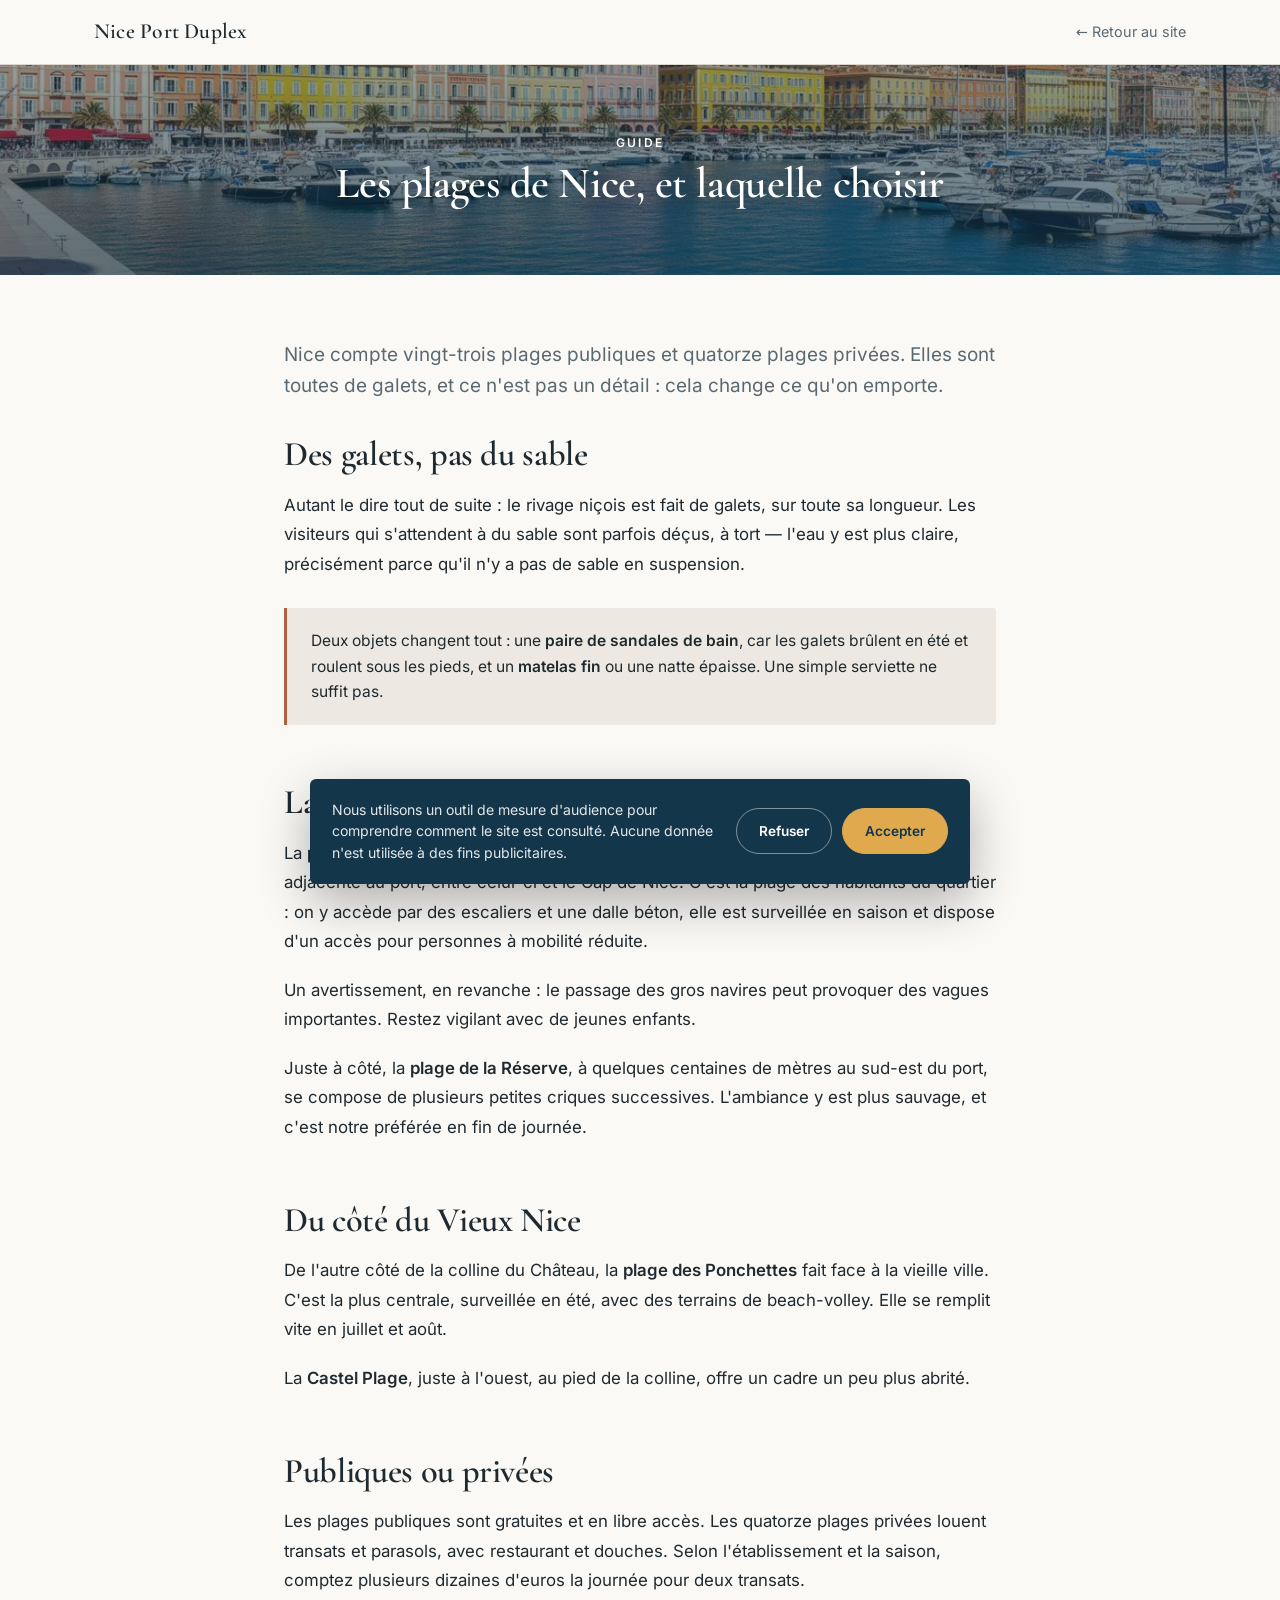
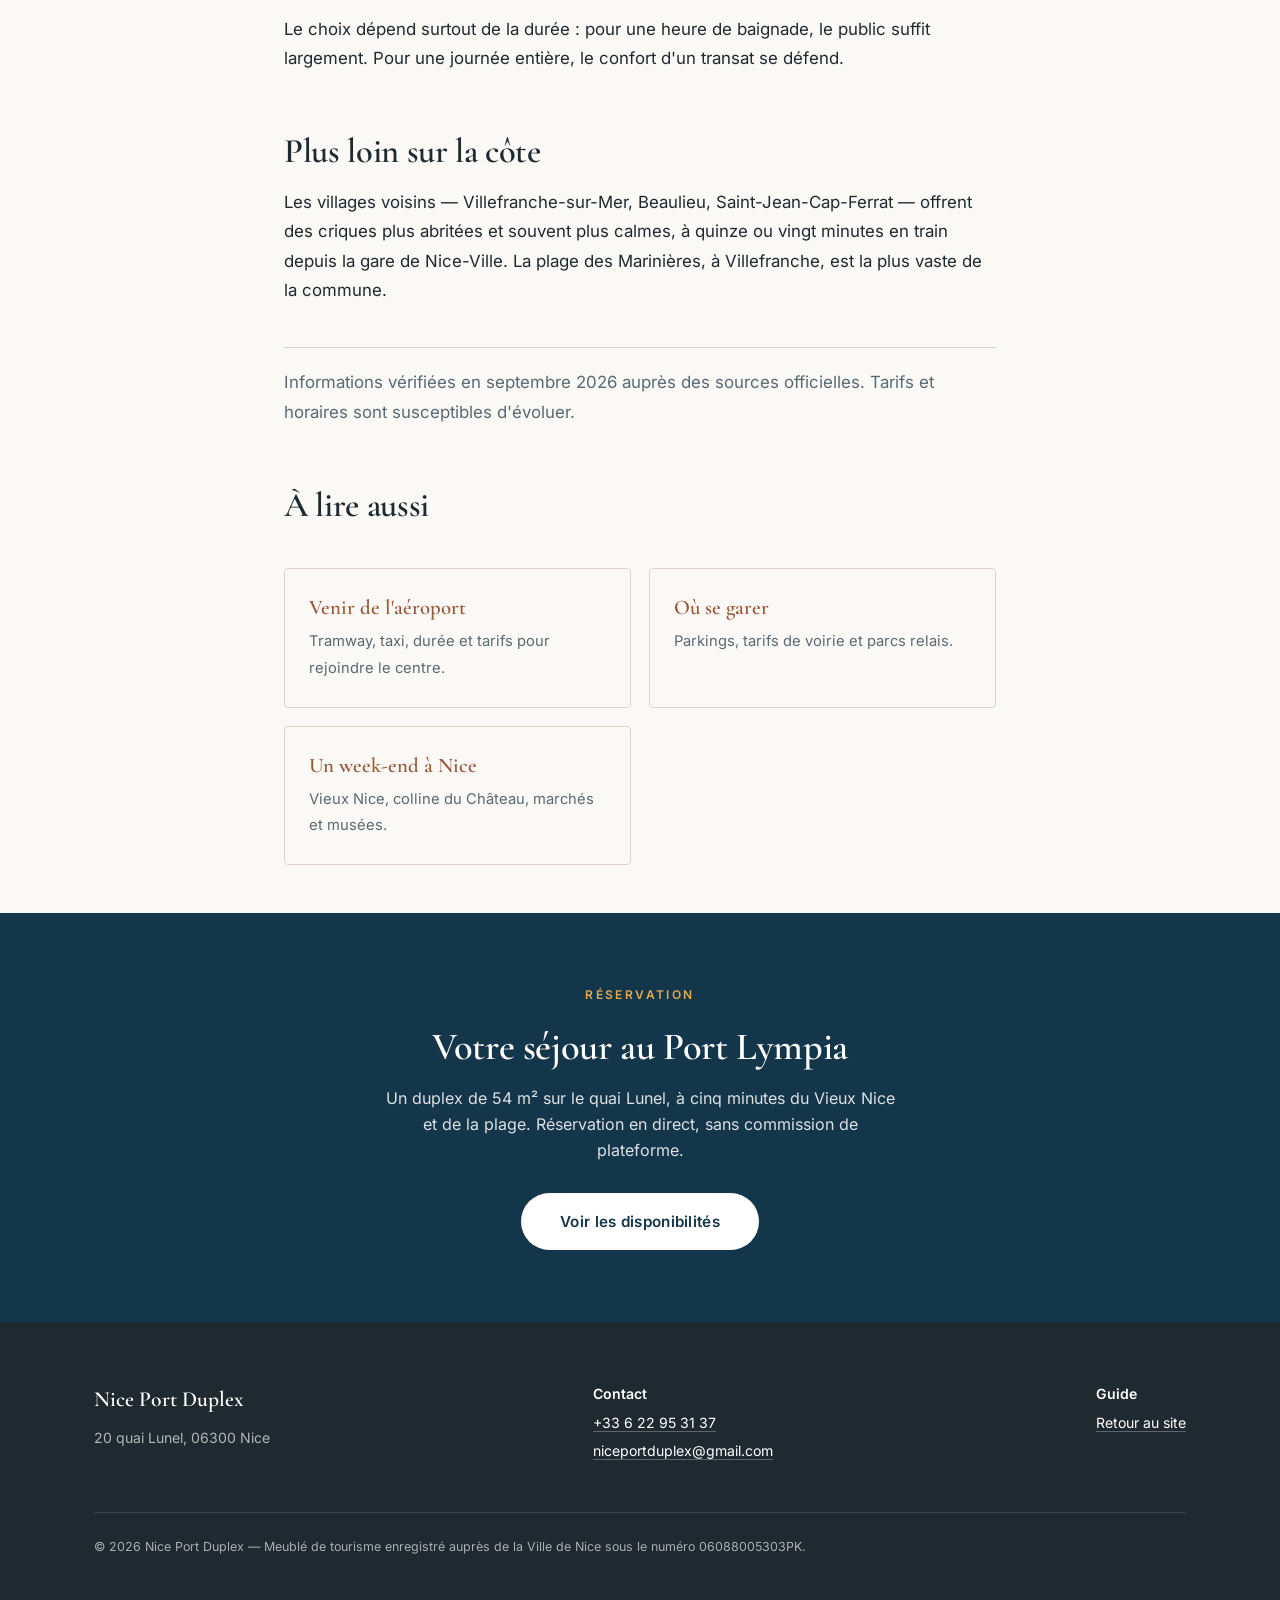
<file: plages-de-nice/index.html>
<!DOCTYPE html>
<html lang="fr">
<head>
<meta charset="utf-8">
<meta name="viewport" content="width=device-width, initial-scale=1">

<title>Les plages de Nice : publiques, privées et galets — Nice Port Duplex</title>
<meta name="description" content="Vingt-trois plages publiques et quatorze privées à Nice. Lesquelles choisir depuis le port, pourquoi ce sont des galets, et ce qu'il faut emporter.">
<link rel="canonical" href="https://niceportduplex.com/plages-de-nice/">
<link rel="alternate" hreflang="fr" href="https://niceportduplex.com/plages-de-nice/">
<link rel="alternate" hreflang="en" href="https://niceportduplex.com/en/nice-beaches/">
<link rel="alternate" hreflang="x-default" href="https://niceportduplex.com/plages-de-nice/">
<meta name="robots" content="index, follow">
<meta name="theme-color" content="#fbf9f6">

<meta property="og:type" content="article">
<meta property="og:locale" content="fr_FR">
<meta property="og:site_name" content="Nice Port Duplex">
<meta property="og:url" content="https://niceportduplex.com/plages-de-nice/">
<meta property="og:title" content="Les plages de Nice, et laquelle choisir">
<meta property="og:description" content="Vingt-trois plages publiques et quatorze privées à Nice. Lesquelles choisir depuis le port, pourquoi ce sont des galets, et ce qu'il faut emporter.">
<meta property="og:image" content="https://niceportduplex.com/images/opt/hero-1280.jpg">
<meta name="twitter:card" content="summary_large_image">

<link rel="preload" as="font" type="font/woff2" crossorigin href="../fonts/cormorant-600.woff2">
<link rel="preload" as="font" type="font/woff2" crossorigin href="../fonts/inter-400.woff2">
<link rel="preload" as="font" type="font/woff2" crossorigin href="../fonts/inter-600.woff2">
<link rel="preload" as="font" type="font/woff2" crossorigin href="../fonts/cormorant-400-italic.woff2">
<link rel="icon" href="../images/favicon.png">
<!-- styles:debut -->
<style>/* Polices servies depuis le domaine : aucune requête vers un tiers. */
@font-face{font-family:'Inter';font-style:normal;font-weight:400;font-display:swap;
  src:url('../fonts/inter-400.woff2') format('woff2')}
@font-face{font-family:'Inter';font-style:normal;font-weight:600;font-display:swap;
  src:url('../fonts/inter-600.woff2') format('woff2')}
@font-face{font-family:'Cormorant Garamond';font-style:normal;font-weight:600;font-display:swap;
  src:url('../fonts/cormorant-600.woff2') format('woff2')}
@font-face{font-family:'Cormorant Garamond';font-style:italic;font-weight:400;font-display:swap;
  src:url('../fonts/cormorant-400-italic.woff2') format('woff2')}

/* ════════════════════════════════════════════════════════
   Nice Port Duplex — feuille de style partagée
   Utilisée par index.html (FR) et en/index.html (EN)
   ════════════════════════════════════════════════════════ */

:root{
  --terracotta:#ae623f;        /* fond de bouton, blanc lisible dessus */
  --terracotta-ink:#9a5738;    /* terracotta en texte sur fond clair */
  --gold:#e0a94e;
  --sea:#397aa3;
  --deep:#14364a;
  --cream:#ede8e1;
  --ivory:#fbf9f6;
  --ink:#1f2a30;
  --muted:#596972;
  --line:#ddd5ca;
  --max:1140px;
}
*{box-sizing:border-box;margin:0;padding:0}
html{scroll-behavior:smooth}
body{
  font-family:'Inter',system-ui,sans-serif;
  color:var(--ink);background:var(--ivory);
  line-height:1.65;-webkit-font-smoothing:antialiased;
}
h1,h2,h3{font-family:'Cormorant Garamond',Georgia,serif;font-weight:600;line-height:1.12;letter-spacing:-.01em}
h1{font-size:clamp(2.8rem,7.5vw,5.2rem)}
h2{font-size:clamp(2rem,4.5vw,3.1rem);margin-bottom:.55em}
h3{font-size:1.3rem;margin-bottom:.35em}
p{margin-bottom:1em}
a{color:inherit}
img{display:block;width:100%;height:100%;object-fit:cover}
.frame img,.gallery img,.hero-img img,.bookhero img{background:var(--cream)}
.wrap{max-width:var(--max);margin:0 auto;padding:0 24px}
section{padding:clamp(64px,9vw,118px) 0}
.eyebrow{font-size:.75rem;letter-spacing:.2em;text-transform:uppercase;color:var(--terracotta-ink);font-weight:600;margin-bottom:1.3em}
.lead{font-size:1.15rem;color:var(--muted);max-width:62ch}
.center{text-align:center}
.center .lead{margin-left:auto;margin-right:auto}

/* ── Boutons ── */
.btn{
  display:inline-block;padding:15px 38px;border-radius:999px;
  font-size:.95rem;font-weight:600;letter-spacing:.02em;
  text-decoration:none;transition:.25s;border:1px solid transparent;cursor:pointer;
}
.btn-primary{background:var(--terracotta);color:#fff}
.btn-primary:hover{background:#94512f}
.btn-gold{background:var(--gold);color:var(--deep)}
.btn-gold:hover{background:#cb9640;color:var(--deep)}
.btn-light{background:#fff;color:var(--deep)}
.btn-light:hover{background:var(--gold);color:var(--deep)}

/* ── En-tête ── */
header{position:absolute;top:0;left:0;right:0;z-index:50}
.nav{display:flex;align-items:center;justify-content:space-between;height:86px}
.brand{font-family:'Cormorant Garamond',serif;font-weight:600;font-size:1.55rem;color:#fff;text-decoration:none;letter-spacing:.01em;text-shadow:0 1px 12px rgba(0,0,0,.3)}
.nav-right{display:flex;align-items:center;gap:26px}
.nav-right a{color:#fff;font-size:.9rem;text-decoration:none;text-shadow:0 1px 12px rgba(0,0,0,.3)}
.nav-right a.btn-gold{color:var(--deep);text-shadow:none}
.nav-right .btn{padding:11px 28px;font-size:.9rem}
.lang{display:flex;gap:8px;align-items:center;font-size:.88rem;color:#fff}
.lang a{opacity:.82}
.lang a:hover{opacity:1}
.lang a[aria-current="true"]{opacity:1;font-weight:600;border-bottom:1px solid var(--gold)}
@media(max-width:760px){
  .nav-right a.hide-sm{display:none}
  .nav{height:72px}
  .brand{font-size:1.15rem}
  .nav-right{gap:12px}
  .nav-right .btn{padding:10px 18px;font-size:.85rem}
}
@media(max-width:400px){
  .brand{font-size:1rem}
  .lang{font-size:.8rem}
  .nav-right .btn{padding:10px 14px}
}
/* Zones tactiles confortables sur écran tactile */
@media(pointer:coarse){
  .nav-right a,.lang a,.bookfoot a,footer a{min-height:44px;display:inline-flex;align-items:center}
  .lang a{padding:0 10px}
  .nav-right{gap:14px}
  summary{min-height:44px;align-items:center}
  .btn{padding:16px 34px}
}

/* ── Hero ── */
.hero{position:relative;min-height:clamp(540px,88vh,780px);display:flex;align-items:center;justify-content:center;background:var(--deep);text-align:center}
.hero-img{position:absolute;inset:0}
.hero::after{content:"";position:absolute;inset:0;background:linear-gradient(to bottom,rgba(20,54,74,.58) 0%,rgba(20,54,74,.34) 45%,rgba(20,54,74,.66) 100%)}
.hero .wrap{position:relative;z-index:2;color:#fff;padding-top:60px}
.hero .eyebrow{color:#fff;opacity:1;letter-spacing:.24em}
.hero h1{margin-bottom:.3em;text-shadow:0 2px 30px rgba(0,0,0,.35)}
.hero .tagline{font-family:'Cormorant Garamond',serif;font-style:italic;font-size:clamp(1.25rem,2.6vw,1.75rem);max-width:30ch;margin:0 auto 2em;color:rgba(255,255,255,.95);text-shadow:0 1px 16px rgba(0,0,0,.3);line-height:1.4}

/* ── Bandeau équipements ── */
.strip{background:var(--cream);padding:clamp(44px,5vw,64px) 0}
.strip-grid{display:grid;grid-template-columns:repeat(8,1fr);gap:20px;text-align:center}
@media(max-width:1000px){.strip-grid{grid-template-columns:repeat(4,1fr);gap:30px 16px}}
@media(max-width:540px){.strip-grid{grid-template-columns:repeat(2,1fr)}}
.strip-grid i{display:flex;align-items:center;justify-content:center;width:62px;height:62px;margin:0 auto 12px;background:#fff;border-radius:50%}
.strip-grid svg{width:26px;height:26px;stroke:var(--sea);fill:none;stroke-width:1.6;stroke-linecap:round;stroke-linejoin:round}
.strip-grid b{display:block;font-size:.95rem;font-weight:600}
.strip-grid span{display:block;font-size:.82rem;color:var(--muted)}

/* ── Grilles ── */
.two{display:grid;grid-template-columns:1.05fr .95fr;gap:clamp(40px,6vw,82px);align-items:center}
@media(max-width:860px){.two{grid-template-columns:1fr}}
.frame{aspect-ratio:1/1;background:var(--cream);overflow:hidden;border-radius:3px}

.gallery{display:grid;grid-template-columns:repeat(3,1fr);gap:12px;margin-top:52px}
.gallery div{aspect-ratio:1;background:var(--cream);overflow:hidden;border-radius:3px}
.gallery div:first-child{grid-column:span 2;grid-row:span 2;aspect-ratio:auto}
@media(max-width:700px){
  .gallery{grid-template-columns:repeat(2,1fr)}
  .gallery div:first-child{grid-column:span 2;grid-row:auto;aspect-ratio:4/3}
}

/* ── Équipements détaillés ── */
.amenities{display:grid;grid-template-columns:repeat(3,1fr);gap:1px;background:var(--line);border:1px solid var(--line);margin-top:44px;border-radius:3px;overflow:hidden}
.amenities li{list-style:none;background:var(--ivory);padding:24px 26px;font-size:.92rem}
@media(max-width:860px){.amenities{grid-template-columns:repeat(2,1fr)}}
@media(max-width:520px){.amenities{grid-template-columns:1fr}}
.amenities strong{display:block;font-size:.72rem;letter-spacing:.14em;text-transform:uppercase;color:var(--terracotta-ink);margin-bottom:7px;font-weight:600}

/* ── Emplacement ── */
.band{background:var(--cream)}
.distances{display:grid;grid-template-columns:repeat(auto-fit,minmax(170px,1fr));gap:36px;margin-top:52px}
.distances div{border-top:2px solid var(--terracotta);padding-top:18px}
.distances b{font-family:'Cormorant Garamond',serif;font-size:2.5rem;font-weight:600;display:block;line-height:1;margin-bottom:6px}
.distances span{font-size:.9rem;color:var(--muted)}

/* ── Réservation ── */
.booking{background:var(--deep);color:#fff;text-align:center}
.booking h2{color:#fff}
.booking .lead{color:rgba(255,255,255,.8);margin:0 auto 12px}
.perks{display:flex;justify-content:center;flex-wrap:wrap;gap:14px 42px;margin:38px 0 42px;font-size:.92rem;color:rgba(255,255,255,.88)}
.perks span::before{content:"✓";color:var(--gold);font-weight:600;margin-right:10px}
.booking .btn{padding:18px 48px;font-size:1rem}
.booking small{display:block;margin-top:20px;font-size:.8rem;color:rgba(255,255,255,.72)}

/* ── Page de réservation ── */
.bookbar{position:sticky;top:0;z-index:60;background:var(--ivory);border-bottom:1px solid var(--line)}
.bookbar .nav{height:64px}
.bookbar .brand{color:var(--ink);text-shadow:none;font-size:1.35rem;font-weight:600}
.bookbar .nav-right a{color:var(--muted);text-shadow:none}
.bookbar .nav-right a:hover{color:var(--terracotta-ink)}
.bookhero{position:relative;height:clamp(140px,20vw,210px);display:flex;align-items:center;justify-content:center;text-align:center;overflow:hidden;background:var(--deep)}
.bookhero img{position:absolute;inset:0;width:100%;height:100%;object-fit:cover;object-position:center 64%}
.bookhero::after{content:"";position:absolute;inset:0;background:linear-gradient(to bottom,rgba(20,54,74,.45),rgba(20,54,74,.68))}
.bookhero .wrap{position:relative;z-index:2;color:#fff}
.bookhero .eyebrow{color:#fff;opacity:1;margin-bottom:.55em}
.bookhero h1{font-size:clamp(1.75rem,3.8vw,2.7rem);margin:0;text-shadow:0 2px 22px rgba(0,0,0,.35)}
.bookintro{text-align:center;padding:clamp(26px,3.5vw,40px) 0 clamp(22px,2.6vw,32px)}
.bookintro .perks{margin:20px 0 0;color:var(--muted)}
.bookintro .perks span::before{color:var(--terracotta)}
.engine-full{width:100%;background:#fff;border-top:1px solid var(--line)}
.engine-full iframe{width:100%;border:0;display:block;height:4000px}
@media(max-width:700px){.engine-full iframe{height:4900px}}
.bookfoot{text-align:center;padding:40px 0 64px;font-size:.88rem;color:var(--muted)}
.bookfoot a{color:var(--terracotta-ink)}
.engine-note{display:block;margin-top:22px;font-size:.8rem;color:rgba(255,255,255,.72)}

/* ── FAQ ── */
details{border-bottom:1px solid var(--line);padding:22px 0}
summary{cursor:pointer;font-weight:600;font-size:1.02rem;list-style:none;display:flex;justify-content:space-between;gap:20px}
summary::-webkit-details-marker{display:none}
summary::after{content:"+";color:var(--terracotta-ink);font-size:1.5rem;line-height:1;transition:.2s}
details[open] summary::after{transform:rotate(45deg)}
details p{margin:14px 0 0;color:var(--muted);max-width:72ch}

/* ── Carte ── */
.map-block{padding-bottom:0}
.map-head{display:flex;justify-content:space-between;align-items:flex-end;flex-wrap:wrap;gap:20px;margin-bottom:34px}
.map-head address{font-style:normal;font-size:1.05rem;color:var(--muted);line-height:1.5}
.map-head address b{display:block;color:var(--ink);font-weight:600}
.map-frame{position:relative;height:clamp(300px,42vw,460px);background:var(--cream);overflow:hidden}
.map-frame iframe{width:100%;height:100%;border:0;display:block;filter:saturate(.85)}
.map-placeholder{width:100%;height:100%;display:flex;flex-direction:column;align-items:center;
  justify-content:center;gap:16px;text-align:center;padding:24px;background:var(--cream)}
.map-placeholder p{margin:0;max-width:44ch;font-size:.9rem;color:var(--muted)}
.map-placeholder button{font:inherit;font-size:.9rem;font-weight:600;border-radius:999px;
  padding:14px 30px;min-height:44px;border:1px solid var(--deep);background:var(--deep);
  color:#fff;cursor:pointer}
.map-placeholder button:hover{background:var(--terracotta);border-color:var(--terracotta)}

/* ── Pied de page ── */
footer{background:var(--ink);color:rgba(255,255,255,.65);padding:60px 0 40px;font-size:.88rem}
footer a{color:#fff;text-decoration:none;border-bottom:1px solid rgba(255,255,255,.28)}
.foot{display:flex;justify-content:space-between;flex-wrap:wrap;gap:30px}
.foot p{margin-bottom:.4em}
.foot strong{color:#fff;font-weight:600}
.legal{margin-top:44px;padding-top:24px;border-top:1px solid rgba(255,255,255,.12);font-size:.78rem;color:rgba(255,255,255,.62)}

/* ── Pages guide ── */
.article{max-width:760px;margin:0 auto;padding:clamp(40px,5vw,64px) 24px clamp(30px,4vw,48px)}
.article p{font-size:1.05rem;line-height:1.75;margin-bottom:1.15em}
.article h2{font-size:clamp(1.6rem,3.2vw,2.15rem);margin:1.7em 0 .5em}
.article h2:first-of-type{margin-top:.3em}
.article h3{font-size:1.15rem;font-weight:600;font-family:'Inter',sans-serif;margin:1.6em 0 .4em}
.article ul{margin:0 0 1.3em 1.1em}
.article li{margin-bottom:.5em;line-height:1.7}
.article a{color:var(--terracotta-ink);text-underline-offset:3px}
.article .chapeau{font-size:1.18rem;line-height:1.65;color:var(--muted);margin-bottom:1.8em}
.encadre{background:var(--cream);border-left:3px solid var(--terracotta);padding:20px 24px;margin:1.8em 0;border-radius:0 3px 3px 0}
.encadre p{margin:0;font-size:.97rem;line-height:1.65}
.encadre p+p{margin-top:.7em}
.article table{width:100%;border-collapse:collapse;margin:1.5em 0;font-size:.95rem}
.article th,.article td{text-align:left;padding:11px 14px;border-bottom:1px solid var(--line)}
.article th{font-weight:600;font-size:.78rem;letter-spacing:.08em;text-transform:uppercase;color:var(--terracotta-ink)}
.maj{display:block;margin-top:2.5em;padding-top:1.2em;border-top:1px solid var(--line);font-size:.85rem;color:var(--muted)}

/* Appel à la réservation en fin de guide */
.cta-guide{background:var(--deep);color:#fff;text-align:center;padding:clamp(48px,6vw,72px) 24px}
.cta-guide h2{color:#fff;margin-bottom:.4em;font-size:clamp(1.7rem,3.4vw,2.4rem)}
.cta-guide p{max-width:52ch;margin:0 auto 1.8em;color:rgba(255,255,255,.85)}

/* Liste des guides sur la page d'accueil */
.guides{display:grid;grid-template-columns:repeat(auto-fit,minmax(240px,1fr));gap:18px;margin-top:44px}
.guides a{display:block;padding:26px 24px;background:var(--ivory);border:1px solid var(--line);
  border-radius:4px;text-decoration:none;transition:.2s}
.guides a:hover{border-color:var(--terracotta);transform:translateY(-2px)}
.guides b{display:block;font-family:'Cormorant Garamond',serif;font-weight:600;font-size:1.3rem;margin-bottom:.3em;line-height:1.25}
.guides span{font-size:.92rem;color:var(--muted);line-height:1.6}

/* ── Bandeau de consentement ── */
.cookie-bar{position:fixed;left:16px;right:16px;bottom:16px;z-index:200;max-width:660px;margin:0 auto;
  background:var(--deep);color:#fff;border-radius:6px;padding:20px 22px;
  box-shadow:0 18px 50px rgba(0,0,0,.3);display:none;gap:18px;align-items:center;flex-wrap:wrap}
.cookie-bar[data-open="1"]{display:flex}
.cookie-bar p{margin:0;flex:1 1 280px;font-size:.88rem;line-height:1.55;color:rgba(255,255,255,.88)}
.cookie-bar .actions{display:flex;gap:10px;flex-wrap:wrap}
.cookie-bar button{font:inherit;font-size:.85rem;font-weight:600;border-radius:999px;
  padding:11px 22px;border:1px solid rgba(255,255,255,.45);background:none;color:#fff;cursor:pointer;min-height:44px}
.cookie-bar button:hover{border-color:#fff}
.cookie-bar button.ok{background:var(--gold);border-color:var(--gold);color:var(--deep)}
.cookie-bar button.ok:hover{background:#cb9640}
@media(max-width:560px){.cookie-bar .actions{width:100%}.cookie-bar button{flex:1}}</style>
<!-- styles:fin -->
</head>
<body>

<div class="bookbar">
  <nav class="wrap nav">
    <a href="/" class="brand">Nice&nbsp;Port&nbsp;Duplex</a>
    <div class="nav-right">
      <a href="/">← Retour au site</a>
    </div>
  </nav>
</div>

<main id="contenu">

<div class="bookhero">
  <picture><source type="image/webp" srcset="../images/opt/hero-640.webp 640w, ../images/opt/hero-1100.webp 1100w, ../images/opt/hero-1400.webp 1400w" sizes="100vw"><img src="../images/opt/hero-760.jpg" alt="Le port historique de Nice" width="1920" height="1088" fetchpriority="high"></picture>
  <div class="wrap">
    <p class="eyebrow">Guide</p>
    <h1>Les plages de Nice, et laquelle choisir</h1>
  </div>
</div>

<article class="article">
  <p class="chapeau">Nice compte vingt-trois plages publiques et quatorze plages privées. Elles sont toutes de galets, et ce n'est pas un détail : cela change ce qu'on emporte.</p>

<h2>Des galets, pas du sable</h2>

<p>Autant le dire tout de suite : le rivage niçois est fait de galets, sur toute sa longueur. Les visiteurs qui s'attendent à du sable sont parfois déçus, à tort — l'eau y est plus claire, précisément parce qu'il n'y a pas de sable en suspension.</p>

<div class="encadre">
<p>Deux objets changent tout : une <strong>paire de sandales de bain</strong>, car les galets brûlent en été et roulent sous les pieds, et un <strong>matelas fin</strong> ou une natte épaisse. Une simple serviette ne suffit pas.</p>
</div>

<h2>La plus proche du port</h2>

<p>La <strong>plage des Bains Militaires</strong>, au 50 boulevard Franck Pilatte, est immédiatement adjacente au port, entre celui-ci et le Cap de Nice. C'est la plage des habitants du quartier : on y accède par des escaliers et une dalle béton, elle est surveillée en saison et dispose d'un accès pour personnes à mobilité réduite.</p>

<p>Un avertissement, en revanche : le passage des gros navires peut provoquer des vagues importantes. Restez vigilant avec de jeunes enfants.</p>

<p>Juste à côté, la <strong>plage de la Réserve</strong>, à quelques centaines de mètres au sud-est du port, se compose de plusieurs petites criques successives. L'ambiance y est plus sauvage, et c'est notre préférée en fin de journée.</p>

<h2>Du côté du Vieux Nice</h2>

<p>De l'autre côté de la colline du Château, la <strong>plage des Ponchettes</strong> fait face à la vieille ville. C'est la plus centrale, surveillée en été, avec des terrains de beach-volley. Elle se remplit vite en juillet et août.</p>

<p>La <strong>Castel Plage</strong>, juste à l'ouest, au pied de la colline, offre un cadre un peu plus abrité.</p>

<h2>Publiques ou privées</h2>

<p>Les plages publiques sont gratuites et en libre accès. Les quatorze plages privées louent transats et parasols, avec restaurant et douches. Selon l'établissement et la saison, comptez plusieurs dizaines d'euros la journée pour deux transats.</p>

<p>Le choix dépend surtout de la durée : pour une heure de baignade, le public suffit largement. Pour une journée entière, le confort d'un transat se défend.</p>

<h2>Plus loin sur la côte</h2>

<p>Les villages voisins — Villefranche-sur-Mer, Beaulieu, Saint-Jean-Cap-Ferrat — offrent des criques plus abritées et souvent plus calmes, à quinze ou vingt minutes en train depuis la gare de Nice-Ville. La plage des Marinières, à Villefranche, est la plus vaste de la commune.</p>
  <p class="maj">Informations vérifiées en septembre 2026 auprès des sources officielles. Tarifs et horaires sont susceptibles d'évoluer.</p>

  <h2>À lire aussi</h2>
  <div class="guides">
    <a href="/aeroport-nice/"><b>Venir de l'aéroport</b><span>Tramway, taxi, durée et tarifs pour rejoindre le centre.</span></a>
    <a href="/se-garer-a-nice/"><b>Où se garer</b><span>Parkings, tarifs de voirie et parcs relais.</span></a>
    <a href="/week-end-a-nice/"><b>Un week-end à Nice</b><span>Vieux Nice, colline du Château, marchés et musées.</span></a>
  </div>
</article>

</main>

<div class="cta-guide">
  <p class="eyebrow" style="color:var(--gold)">Réservation</p>
  <h2>Votre séjour au Port Lympia</h2>
  <p>Un duplex de 54 m² sur le quai Lunel, à cinq minutes du Vieux Nice et de la plage. Réservation en direct, sans commission de plateforme.</p>
  <a href="/reserver/" class="btn btn-light">Voir les disponibilités</a>
</div>

<footer>
  <div class="wrap">
    <div class="foot">
      <div>
        <p style="font-family:'Cormorant Garamond',serif;font-weight:600;font-size:1.35rem;color:#fff">Nice Port Duplex</p>
        <p>20 quai Lunel, 06300 Nice</p>
      </div>
      <div>
        <p><strong>Contact</strong></p>
        <p><a href="tel:+33622953137">+33 6 22 95 31 37</a></p>
        <p><a href="mailto:niceportduplex@gmail.com">niceportduplex@gmail.com</a></p>
      </div>
      <div>
        <p><strong>Guide</strong></p>
        <p><a href="/">Retour au site</a></p>
      </div>
    </div>
    <p class="legal">© 2026 Nice Port Duplex — Meublé de tourisme enregistré auprès de la Ville de Nice sous le numéro 06088005303PK.</p>
  </div>
</footer>

<script type="application/ld+json">
{
  "@context": "https://schema.org",
  "@type": "Article",
  "headline": "Les plages de Nice, et laquelle choisir",
  "description": "Vingt-trois plages publiques et quatorze privées à Nice. Lesquelles choisir depuis le port, pourquoi ce sont des galets, et ce qu'il faut emporter.",
  "inLanguage": "fr-FR",
  "mainEntityOfPage": {
    "@type": "WebPage",
    "@id": "https://niceportduplex.com/plages-de-nice/"
  },
  "image": "https://niceportduplex.com/images/opt/hero-1280.jpg",
  "datePublished": "2026-09-29",
  "dateModified": "2026-09-29",
  "author": {
    "@type": "Organization",
    "name": "Nice Port Duplex",
    "url": "https://niceportduplex.com/"
  },
  "publisher": {
    "@type": "Organization",
    "name": "Nice Port Duplex",
    "url": "https://niceportduplex.com/"
  }
}
</script>

<!-- analytics:debut -->
<!-- Bandeau de consentement : Google Analytics ne se charge qu'après accord. -->
<div class="cookie-bar" id="cookie-bar" role="region" aria-label="Consentement aux cookies de mesure d'audience">
  <p id="cookie-text">Nous utilisons un outil de mesure d'audience pour comprendre comment le site est consulté. Aucune donnée n'est utilisée à des fins publicitaires.</p>
  <div class="actions">
    <button type="button" id="cookie-no">Refuser</button>
    <button type="button" class="ok" id="cookie-yes">Accepter</button>
  </div>
</div>
<script>
function npdConsent() {
  var ID = 'G-PHCLXYTM1L', KEY = 'npd-consent', bar = document.getElementById('cookie-bar');

  function memoire(action, valeur) {
    try { return action === 'lire' ? localStorage.getItem(KEY) : localStorage.setItem(KEY, valeur); }
    catch (e) { return null; }
  }

  function demarrerMesure() {
    if (window.gtagCharge) return;
    window.gtagCharge = true;
    var s = document.createElement('script');
    s.async = true;
    s.src = 'https://www.googletagmanager.com/gtag/js?id=' + ID;
    document.head.appendChild(s);
    window.dataLayer = window.dataLayer || [];
    window.gtag = function () { window.dataLayer.push(arguments); };
    gtag('js', new Date());
    gtag('config', ID, { anonymize_ip: true });
  }

  var choix = memoire('lire');
  if (choix === 'oui') demarrerMesure();
  else if (choix !== 'non' && bar) bar.setAttribute('data-open', '1');

  if (bar) {
    document.getElementById('cookie-yes').addEventListener('click', function () {
      memoire('ecrire', 'oui'); bar.removeAttribute('data-open'); demarrerMesure();
    });
    document.getElementById('cookie-no').addEventListener('click', function () {
      memoire('ecrire', 'non'); bar.removeAttribute('data-open');
    });
  }
}
// différé : évite de forcer un recalcul de mise en page pendant le rendu
if ('requestIdleCallback' in window) requestIdleCallback(npdConsent, { timeout: 1800 });
else setTimeout(npdConsent, 900);
</script>
<!-- analytics:fin -->
</body>
</html>
</file>
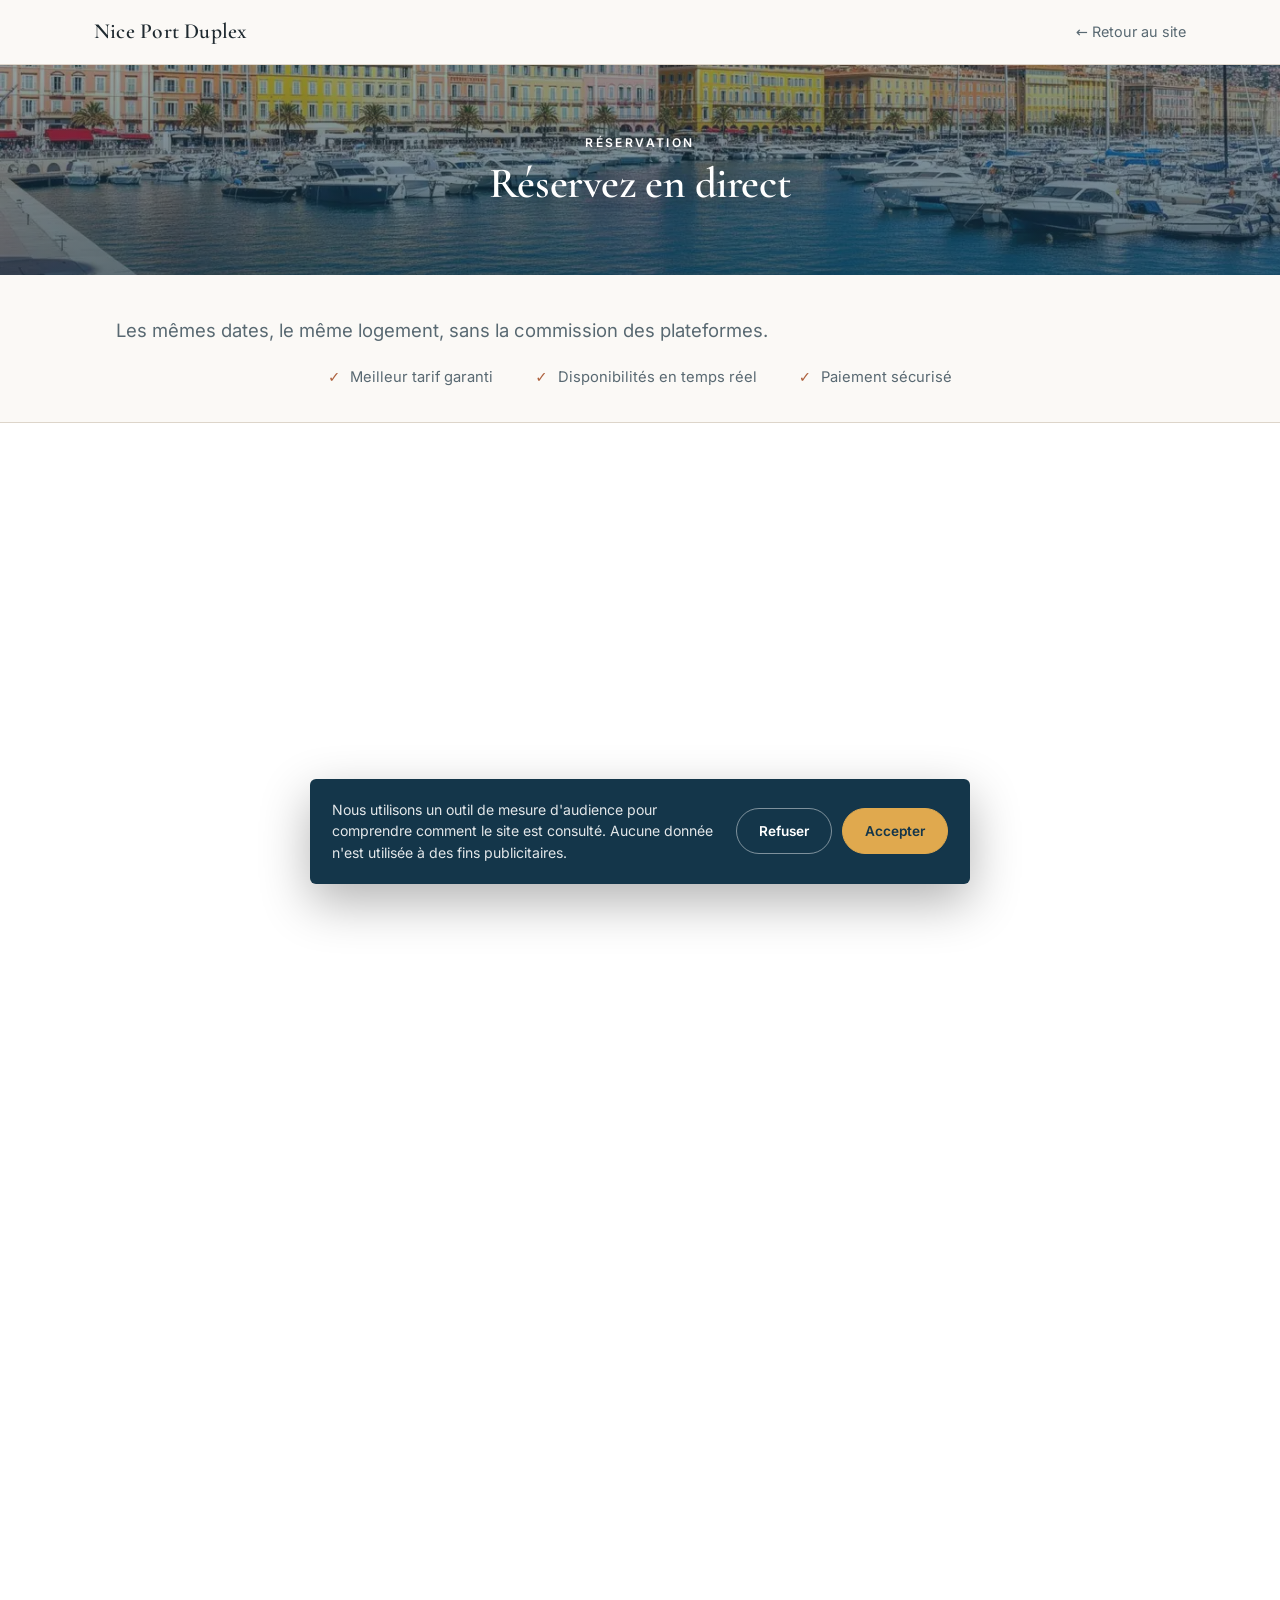
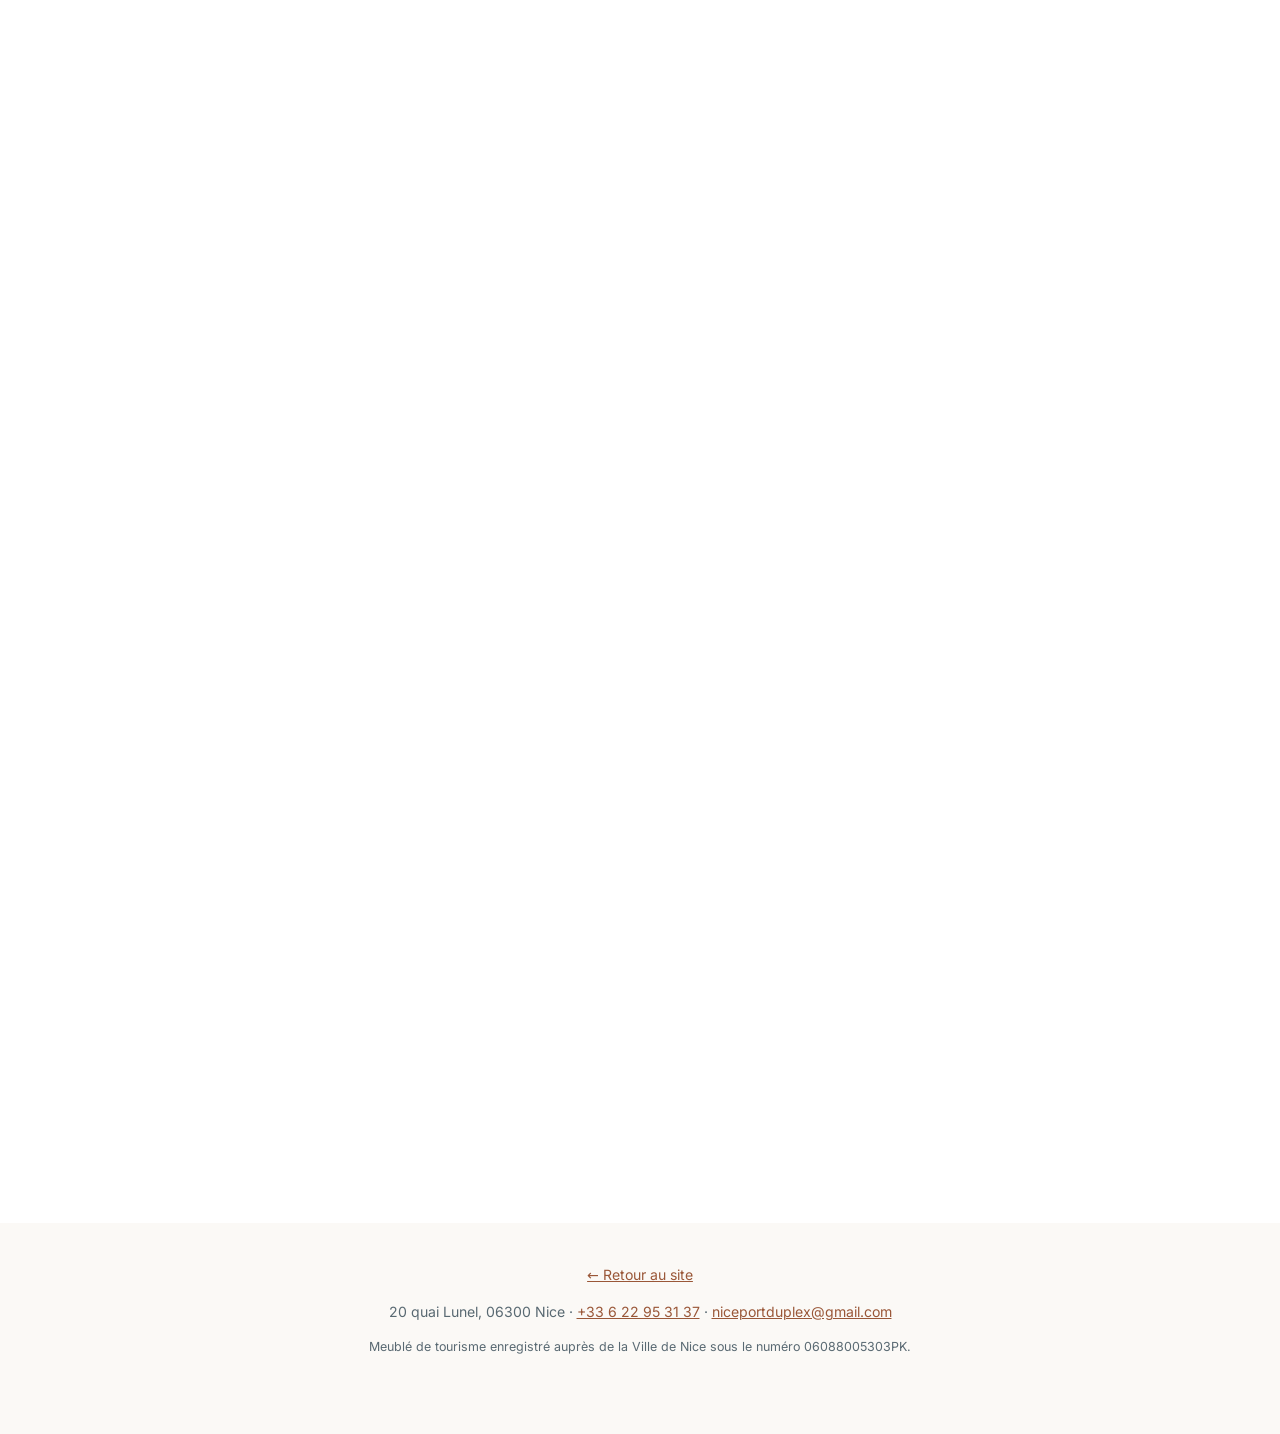
<file: reserver/index.html>
<!DOCTYPE html>
<html lang="fr">
<head>
<meta charset="utf-8">
<meta name="viewport" content="width=device-width, initial-scale=1">
<title>Réserver — Nice Port Duplex</title>
<meta name="description" content="Calendrier des disponibilités et réservation en direct du duplex du port de Nice, sans commission de plateforme.">
<link rel="canonical" href="https://niceportduplex.com/reserver/">
<link rel="alternate" hreflang="fr" href="https://niceportduplex.com/reserver/">
<link rel="alternate" hreflang="en" href="https://niceportduplex.com/en/book/">
<meta name="robots" content="noindex, follow">
<meta name="theme-color" content="#fbf9f6">
<link rel="icon" href="../images/favicon.png">
<link rel="preload" as="font" type="font/woff2" crossorigin href="../fonts/cormorant-600.woff2">
<link rel="preload" as="font" type="font/woff2" crossorigin href="../fonts/inter-400.woff2">
<link rel="preload" as="font" type="font/woff2" crossorigin href="../fonts/inter-600.woff2">
<link rel="preload" as="font" type="font/woff2" crossorigin href="../fonts/cormorant-400-italic.woff2">
<!-- styles:debut -->
<style>/* Polices servies depuis le domaine : aucune requête vers un tiers. */
@font-face{font-family:'Inter';font-style:normal;font-weight:400;font-display:swap;
  src:url('../fonts/inter-400.woff2') format('woff2')}
@font-face{font-family:'Inter';font-style:normal;font-weight:600;font-display:swap;
  src:url('../fonts/inter-600.woff2') format('woff2')}
@font-face{font-family:'Cormorant Garamond';font-style:normal;font-weight:600;font-display:swap;
  src:url('../fonts/cormorant-600.woff2') format('woff2')}
@font-face{font-family:'Cormorant Garamond';font-style:italic;font-weight:400;font-display:swap;
  src:url('../fonts/cormorant-400-italic.woff2') format('woff2')}

/* ════════════════════════════════════════════════════════
   Nice Port Duplex — feuille de style partagée
   Utilisée par index.html (FR) et en/index.html (EN)
   ════════════════════════════════════════════════════════ */

:root{
  --terracotta:#ae623f;        /* fond de bouton, blanc lisible dessus */
  --terracotta-ink:#9a5738;    /* terracotta en texte sur fond clair */
  --gold:#e0a94e;
  --sea:#397aa3;
  --deep:#14364a;
  --cream:#ede8e1;
  --ivory:#fbf9f6;
  --ink:#1f2a30;
  --muted:#596972;
  --line:#ddd5ca;
  --max:1140px;
}
*{box-sizing:border-box;margin:0;padding:0}
html{scroll-behavior:smooth}
body{
  font-family:'Inter',system-ui,sans-serif;
  color:var(--ink);background:var(--ivory);
  line-height:1.65;-webkit-font-smoothing:antialiased;
}
h1,h2,h3{font-family:'Cormorant Garamond',Georgia,serif;font-weight:600;line-height:1.12;letter-spacing:-.01em}
h1{font-size:clamp(2.8rem,7.5vw,5.2rem)}
h2{font-size:clamp(2rem,4.5vw,3.1rem);margin-bottom:.55em}
h3{font-size:1.3rem;margin-bottom:.35em}
p{margin-bottom:1em}
a{color:inherit}
img{display:block;width:100%;height:100%;object-fit:cover}
.frame img,.gallery img,.hero-img img,.bookhero img{background:var(--cream)}
.wrap{max-width:var(--max);margin:0 auto;padding:0 24px}
section{padding:clamp(64px,9vw,118px) 0}
.eyebrow{font-size:.75rem;letter-spacing:.2em;text-transform:uppercase;color:var(--terracotta-ink);font-weight:600;margin-bottom:1.3em}
.lead{font-size:1.15rem;color:var(--muted);max-width:62ch}
.center{text-align:center}
.center .lead{margin-left:auto;margin-right:auto}

/* ── Boutons ── */
.btn{
  display:inline-block;padding:15px 38px;border-radius:999px;
  font-size:.95rem;font-weight:600;letter-spacing:.02em;
  text-decoration:none;transition:.25s;border:1px solid transparent;cursor:pointer;
}
.btn-primary{background:var(--terracotta);color:#fff}
.btn-primary:hover{background:#94512f}
.btn-gold{background:var(--gold);color:var(--deep)}
.btn-gold:hover{background:#cb9640;color:var(--deep)}
.btn-light{background:#fff;color:var(--deep)}
.btn-light:hover{background:var(--gold);color:var(--deep)}

/* ── En-tête ── */
header{position:absolute;top:0;left:0;right:0;z-index:50}
.nav{display:flex;align-items:center;justify-content:space-between;height:86px}
.brand{font-family:'Cormorant Garamond',serif;font-weight:600;font-size:1.55rem;color:#fff;text-decoration:none;letter-spacing:.01em;text-shadow:0 1px 12px rgba(0,0,0,.3)}
.nav-right{display:flex;align-items:center;gap:26px}
.nav-right a{color:#fff;font-size:.9rem;text-decoration:none;text-shadow:0 1px 12px rgba(0,0,0,.3)}
.nav-right a.btn-gold{color:var(--deep);text-shadow:none}
.nav-right .btn{padding:11px 28px;font-size:.9rem}
.lang{display:flex;gap:8px;align-items:center;font-size:.88rem;color:#fff}
.lang a{opacity:.82}
.lang a:hover{opacity:1}
.lang a[aria-current="true"]{opacity:1;font-weight:600;border-bottom:1px solid var(--gold)}
@media(max-width:760px){
  .nav-right a.hide-sm{display:none}
  .nav{height:72px}
  .brand{font-size:1.15rem}
  .nav-right{gap:12px}
  .nav-right .btn{padding:10px 18px;font-size:.85rem}
}
@media(max-width:400px){
  .brand{font-size:1rem}
  .lang{font-size:.8rem}
  .nav-right .btn{padding:10px 14px}
}
/* Zones tactiles confortables sur écran tactile */
@media(pointer:coarse){
  .nav-right a,.lang a,.bookfoot a,footer a{min-height:44px;display:inline-flex;align-items:center}
  .lang a{padding:0 10px}
  .nav-right{gap:14px}
  summary{min-height:44px;align-items:center}
  .btn{padding:16px 34px}
}

/* ── Hero ── */
.hero{position:relative;min-height:clamp(540px,88vh,780px);display:flex;align-items:center;justify-content:center;background:var(--deep);text-align:center}
.hero-img{position:absolute;inset:0}
.hero::after{content:"";position:absolute;inset:0;background:linear-gradient(to bottom,rgba(20,54,74,.58) 0%,rgba(20,54,74,.34) 45%,rgba(20,54,74,.66) 100%)}
.hero .wrap{position:relative;z-index:2;color:#fff;padding-top:60px}
.hero .eyebrow{color:#fff;opacity:1;letter-spacing:.24em}
.hero h1{margin-bottom:.3em;text-shadow:0 2px 30px rgba(0,0,0,.35)}
.hero .tagline{font-family:'Cormorant Garamond',serif;font-style:italic;font-size:clamp(1.25rem,2.6vw,1.75rem);max-width:30ch;margin:0 auto 2em;color:rgba(255,255,255,.95);text-shadow:0 1px 16px rgba(0,0,0,.3);line-height:1.4}

/* ── Bandeau équipements ── */
.strip{background:var(--cream);padding:clamp(44px,5vw,64px) 0}
.strip-grid{display:grid;grid-template-columns:repeat(8,1fr);gap:20px;text-align:center}
@media(max-width:1000px){.strip-grid{grid-template-columns:repeat(4,1fr);gap:30px 16px}}
@media(max-width:540px){.strip-grid{grid-template-columns:repeat(2,1fr)}}
.strip-grid i{display:flex;align-items:center;justify-content:center;width:62px;height:62px;margin:0 auto 12px;background:#fff;border-radius:50%}
.strip-grid svg{width:26px;height:26px;stroke:var(--sea);fill:none;stroke-width:1.6;stroke-linecap:round;stroke-linejoin:round}
.strip-grid b{display:block;font-size:.95rem;font-weight:600}
.strip-grid span{display:block;font-size:.82rem;color:var(--muted)}

/* ── Grilles ── */
.two{display:grid;grid-template-columns:1.05fr .95fr;gap:clamp(40px,6vw,82px);align-items:center}
@media(max-width:860px){.two{grid-template-columns:1fr}}
.frame{aspect-ratio:1/1;background:var(--cream);overflow:hidden;border-radius:3px}

.gallery{display:grid;grid-template-columns:repeat(3,1fr);gap:12px;margin-top:52px}
.gallery div{aspect-ratio:1;background:var(--cream);overflow:hidden;border-radius:3px}
.gallery div:first-child{grid-column:span 2;grid-row:span 2;aspect-ratio:auto}
@media(max-width:700px){
  .gallery{grid-template-columns:repeat(2,1fr)}
  .gallery div:first-child{grid-column:span 2;grid-row:auto;aspect-ratio:4/3}
}

/* ── Équipements détaillés ── */
.amenities{display:grid;grid-template-columns:repeat(3,1fr);gap:1px;background:var(--line);border:1px solid var(--line);margin-top:44px;border-radius:3px;overflow:hidden}
.amenities li{list-style:none;background:var(--ivory);padding:24px 26px;font-size:.92rem}
@media(max-width:860px){.amenities{grid-template-columns:repeat(2,1fr)}}
@media(max-width:520px){.amenities{grid-template-columns:1fr}}
.amenities strong{display:block;font-size:.72rem;letter-spacing:.14em;text-transform:uppercase;color:var(--terracotta-ink);margin-bottom:7px;font-weight:600}

/* ── Emplacement ── */
.band{background:var(--cream)}
.distances{display:grid;grid-template-columns:repeat(auto-fit,minmax(170px,1fr));gap:36px;margin-top:52px}
.distances div{border-top:2px solid var(--terracotta);padding-top:18px}
.distances b{font-family:'Cormorant Garamond',serif;font-size:2.5rem;font-weight:600;display:block;line-height:1;margin-bottom:6px}
.distances span{font-size:.9rem;color:var(--muted)}

/* ── Réservation ── */
.booking{background:var(--deep);color:#fff;text-align:center}
.booking h2{color:#fff}
.booking .lead{color:rgba(255,255,255,.8);margin:0 auto 12px}
.perks{display:flex;justify-content:center;flex-wrap:wrap;gap:14px 42px;margin:38px 0 42px;font-size:.92rem;color:rgba(255,255,255,.88)}
.perks span::before{content:"✓";color:var(--gold);font-weight:600;margin-right:10px}
.booking .btn{padding:18px 48px;font-size:1rem}
.booking small{display:block;margin-top:20px;font-size:.8rem;color:rgba(255,255,255,.72)}

/* ── Page de réservation ── */
.bookbar{position:sticky;top:0;z-index:60;background:var(--ivory);border-bottom:1px solid var(--line)}
.bookbar .nav{height:64px}
.bookbar .brand{color:var(--ink);text-shadow:none;font-size:1.35rem;font-weight:600}
.bookbar .nav-right a{color:var(--muted);text-shadow:none}
.bookbar .nav-right a:hover{color:var(--terracotta-ink)}
.bookhero{position:relative;height:clamp(140px,20vw,210px);display:flex;align-items:center;justify-content:center;text-align:center;overflow:hidden;background:var(--deep)}
.bookhero img{position:absolute;inset:0;width:100%;height:100%;object-fit:cover;object-position:center 64%}
.bookhero::after{content:"";position:absolute;inset:0;background:linear-gradient(to bottom,rgba(20,54,74,.45),rgba(20,54,74,.68))}
.bookhero .wrap{position:relative;z-index:2;color:#fff}
.bookhero .eyebrow{color:#fff;opacity:1;margin-bottom:.55em}
.bookhero h1{font-size:clamp(1.75rem,3.8vw,2.7rem);margin:0;text-shadow:0 2px 22px rgba(0,0,0,.35)}
.bookintro{text-align:center;padding:clamp(26px,3.5vw,40px) 0 clamp(22px,2.6vw,32px)}
.bookintro .perks{margin:20px 0 0;color:var(--muted)}
.bookintro .perks span::before{color:var(--terracotta)}
.engine-full{width:100%;background:#fff;border-top:1px solid var(--line)}
.engine-full iframe{width:100%;border:0;display:block;height:4000px}
@media(max-width:700px){.engine-full iframe{height:4900px}}
.bookfoot{text-align:center;padding:40px 0 64px;font-size:.88rem;color:var(--muted)}
.bookfoot a{color:var(--terracotta-ink)}
.engine-note{display:block;margin-top:22px;font-size:.8rem;color:rgba(255,255,255,.72)}

/* ── FAQ ── */
details{border-bottom:1px solid var(--line);padding:22px 0}
summary{cursor:pointer;font-weight:600;font-size:1.02rem;list-style:none;display:flex;justify-content:space-between;gap:20px}
summary::-webkit-details-marker{display:none}
summary::after{content:"+";color:var(--terracotta-ink);font-size:1.5rem;line-height:1;transition:.2s}
details[open] summary::after{transform:rotate(45deg)}
details p{margin:14px 0 0;color:var(--muted);max-width:72ch}

/* ── Carte ── */
.map-block{padding-bottom:0}
.map-head{display:flex;justify-content:space-between;align-items:flex-end;flex-wrap:wrap;gap:20px;margin-bottom:34px}
.map-head address{font-style:normal;font-size:1.05rem;color:var(--muted);line-height:1.5}
.map-head address b{display:block;color:var(--ink);font-weight:600}
.map-frame{position:relative;height:clamp(300px,42vw,460px);background:var(--cream);overflow:hidden}
.map-frame iframe{width:100%;height:100%;border:0;display:block;filter:saturate(.85)}
.map-placeholder{width:100%;height:100%;display:flex;flex-direction:column;align-items:center;
  justify-content:center;gap:16px;text-align:center;padding:24px;background:var(--cream)}
.map-placeholder p{margin:0;max-width:44ch;font-size:.9rem;color:var(--muted)}
.map-placeholder button{font:inherit;font-size:.9rem;font-weight:600;border-radius:999px;
  padding:14px 30px;min-height:44px;border:1px solid var(--deep);background:var(--deep);
  color:#fff;cursor:pointer}
.map-placeholder button:hover{background:var(--terracotta);border-color:var(--terracotta)}

/* ── Pied de page ── */
footer{background:var(--ink);color:rgba(255,255,255,.65);padding:60px 0 40px;font-size:.88rem}
footer a{color:#fff;text-decoration:none;border-bottom:1px solid rgba(255,255,255,.28)}
.foot{display:flex;justify-content:space-between;flex-wrap:wrap;gap:30px}
.foot p{margin-bottom:.4em}
.foot strong{color:#fff;font-weight:600}
.legal{margin-top:44px;padding-top:24px;border-top:1px solid rgba(255,255,255,.12);font-size:.78rem;color:rgba(255,255,255,.62)}

/* ── Pages guide ── */
.article{max-width:760px;margin:0 auto;padding:clamp(40px,5vw,64px) 24px clamp(30px,4vw,48px)}
.article p{font-size:1.05rem;line-height:1.75;margin-bottom:1.15em}
.article h2{font-size:clamp(1.6rem,3.2vw,2.15rem);margin:1.7em 0 .5em}
.article h2:first-of-type{margin-top:.3em}
.article h3{font-size:1.15rem;font-weight:600;font-family:'Inter',sans-serif;margin:1.6em 0 .4em}
.article ul{margin:0 0 1.3em 1.1em}
.article li{margin-bottom:.5em;line-height:1.7}
.article a{color:var(--terracotta-ink);text-underline-offset:3px}
.article .chapeau{font-size:1.18rem;line-height:1.65;color:var(--muted);margin-bottom:1.8em}
.encadre{background:var(--cream);border-left:3px solid var(--terracotta);padding:20px 24px;margin:1.8em 0;border-radius:0 3px 3px 0}
.encadre p{margin:0;font-size:.97rem;line-height:1.65}
.encadre p+p{margin-top:.7em}
.article table{width:100%;border-collapse:collapse;margin:1.5em 0;font-size:.95rem}
.article th,.article td{text-align:left;padding:11px 14px;border-bottom:1px solid var(--line)}
.article th{font-weight:600;font-size:.78rem;letter-spacing:.08em;text-transform:uppercase;color:var(--terracotta-ink)}
.maj{display:block;margin-top:2.5em;padding-top:1.2em;border-top:1px solid var(--line);font-size:.85rem;color:var(--muted)}

/* Appel à la réservation en fin de guide */
.cta-guide{background:var(--deep);color:#fff;text-align:center;padding:clamp(48px,6vw,72px) 24px}
.cta-guide h2{color:#fff;margin-bottom:.4em;font-size:clamp(1.7rem,3.4vw,2.4rem)}
.cta-guide p{max-width:52ch;margin:0 auto 1.8em;color:rgba(255,255,255,.85)}

/* Liste des guides sur la page d'accueil */
.guides{display:grid;grid-template-columns:repeat(auto-fit,minmax(240px,1fr));gap:18px;margin-top:44px}
.guides a{display:block;padding:26px 24px;background:var(--ivory);border:1px solid var(--line);
  border-radius:4px;text-decoration:none;transition:.2s}
.guides a:hover{border-color:var(--terracotta);transform:translateY(-2px)}
.guides b{display:block;font-family:'Cormorant Garamond',serif;font-weight:600;font-size:1.3rem;margin-bottom:.3em;line-height:1.25}
.guides span{font-size:.92rem;color:var(--muted);line-height:1.6}

/* ── Bandeau de consentement ── */
.cookie-bar{position:fixed;left:16px;right:16px;bottom:16px;z-index:200;max-width:660px;margin:0 auto;
  background:var(--deep);color:#fff;border-radius:6px;padding:20px 22px;
  box-shadow:0 18px 50px rgba(0,0,0,.3);display:none;gap:18px;align-items:center;flex-wrap:wrap}
.cookie-bar[data-open="1"]{display:flex}
.cookie-bar p{margin:0;flex:1 1 280px;font-size:.88rem;line-height:1.55;color:rgba(255,255,255,.88)}
.cookie-bar .actions{display:flex;gap:10px;flex-wrap:wrap}
.cookie-bar button{font:inherit;font-size:.85rem;font-weight:600;border-radius:999px;
  padding:11px 22px;border:1px solid rgba(255,255,255,.45);background:none;color:#fff;cursor:pointer;min-height:44px}
.cookie-bar button:hover{border-color:#fff}
.cookie-bar button.ok{background:var(--gold);border-color:var(--gold);color:var(--deep)}
.cookie-bar button.ok:hover{background:#cb9640}
@media(max-width:560px){.cookie-bar .actions{width:100%}.cookie-bar button{flex:1}}</style>
<!-- styles:fin -->
</head>
<body>

<div class="bookbar">
  <nav class="wrap nav">
    <a href="/" class="brand">Nice&nbsp;Port&nbsp;Duplex</a>
    <div class="nav-right">
      <a href="/">← Retour au site</a>
    </div>
  </nav>
</div>

<main id="contenu">
<div class="bookhero">
  <picture><source type="image/webp" srcset="../images/opt/hero-520.webp 520w, ../images/opt/hero-640.webp 640w, ../images/opt/hero-760.webp 760w, ../images/opt/hero-900.webp 900w, ../images/opt/hero-1100.webp 1100w, ../images/opt/hero-1400.webp 1400w, ../images/opt/hero-1920.webp 1920w" sizes="100vw"><img src="../images/opt/hero-760.jpg" alt="Le port historique de Nice" width="1920" height="1088" fetchpriority="high"></picture>
  <div class="wrap">
    <p class="eyebrow">Réservation</p>
    <h1>Réservez en direct</h1>
  </div>
</div>

<div class="wrap bookintro">
  <p class="lead">Les mêmes dates, le même logement, sans la commission des plateformes.</p>
  <div class="perks">
    <span>Meilleur tarif garanti</span>
    <span>Disponibilités en temps réel</span>
    <span>Paiement sécurisé</span>
  </div>
</div>

<div class="engine-full">
  <iframe src="https://connect.superhote.com/integrations/iframes/f3a3e892-4ee5-40de-8ff7-204023110f29/rentals"
          id="booking-engine-rentals"
          title="Calendrier de disponibilités et réservation"></iframe>
</div>

</main>

<div class="wrap bookfoot">
  <p><a href="/">← Retour au site</a></p>
  <p>20 quai Lunel, 06300 Nice · <a href="tel:+33622953137">+33 6 22 95 31 37</a> · <a href="mailto:niceportduplex@gmail.com">niceportduplex@gmail.com</a></p>
  <p style="margin-top:14px;font-size:.78rem">Meublé de tourisme enregistré auprès de la Ville de Nice sous le numéro 06088005303PK.</p>
</div>


<!-- analytics:debut -->
<!-- Bandeau de consentement : Google Analytics ne se charge qu'après accord. -->
<div class="cookie-bar" id="cookie-bar" role="region" aria-label="Consentement aux cookies de mesure d'audience">
  <p id="cookie-text">Nous utilisons un outil de mesure d'audience pour comprendre comment le site est consulté. Aucune donnée n'est utilisée à des fins publicitaires.</p>
  <div class="actions">
    <button type="button" id="cookie-no">Refuser</button>
    <button type="button" class="ok" id="cookie-yes">Accepter</button>
  </div>
</div>
<script>
function npdConsent() {
  var ID = 'G-PHCLXYTM1L', KEY = 'npd-consent', bar = document.getElementById('cookie-bar');

  function memoire(action, valeur) {
    try { return action === 'lire' ? localStorage.getItem(KEY) : localStorage.setItem(KEY, valeur); }
    catch (e) { return null; }
  }

  function demarrerMesure() {
    if (window.gtagCharge) return;
    window.gtagCharge = true;
    var s = document.createElement('script');
    s.async = true;
    s.src = 'https://www.googletagmanager.com/gtag/js?id=' + ID;
    document.head.appendChild(s);
    window.dataLayer = window.dataLayer || [];
    window.gtag = function () { window.dataLayer.push(arguments); };
    gtag('js', new Date());
    gtag('config', ID, { anonymize_ip: true });
  }

  var choix = memoire('lire');
  if (choix === 'oui') demarrerMesure();
  else if (choix !== 'non' && bar) bar.setAttribute('data-open', '1');

  if (bar) {
    document.getElementById('cookie-yes').addEventListener('click', function () {
      memoire('ecrire', 'oui'); bar.removeAttribute('data-open'); demarrerMesure();
    });
    document.getElementById('cookie-no').addEventListener('click', function () {
      memoire('ecrire', 'non'); bar.removeAttribute('data-open');
    });
  }
}
// différé : évite de forcer un recalcul de mise en page pendant le rendu
if ('requestIdleCallback' in window) requestIdleCallback(npdConsent, { timeout: 1800 });
else setTimeout(npdConsent, 900);
</script>
<!-- analytics:fin -->
</body>
</html>
</file>
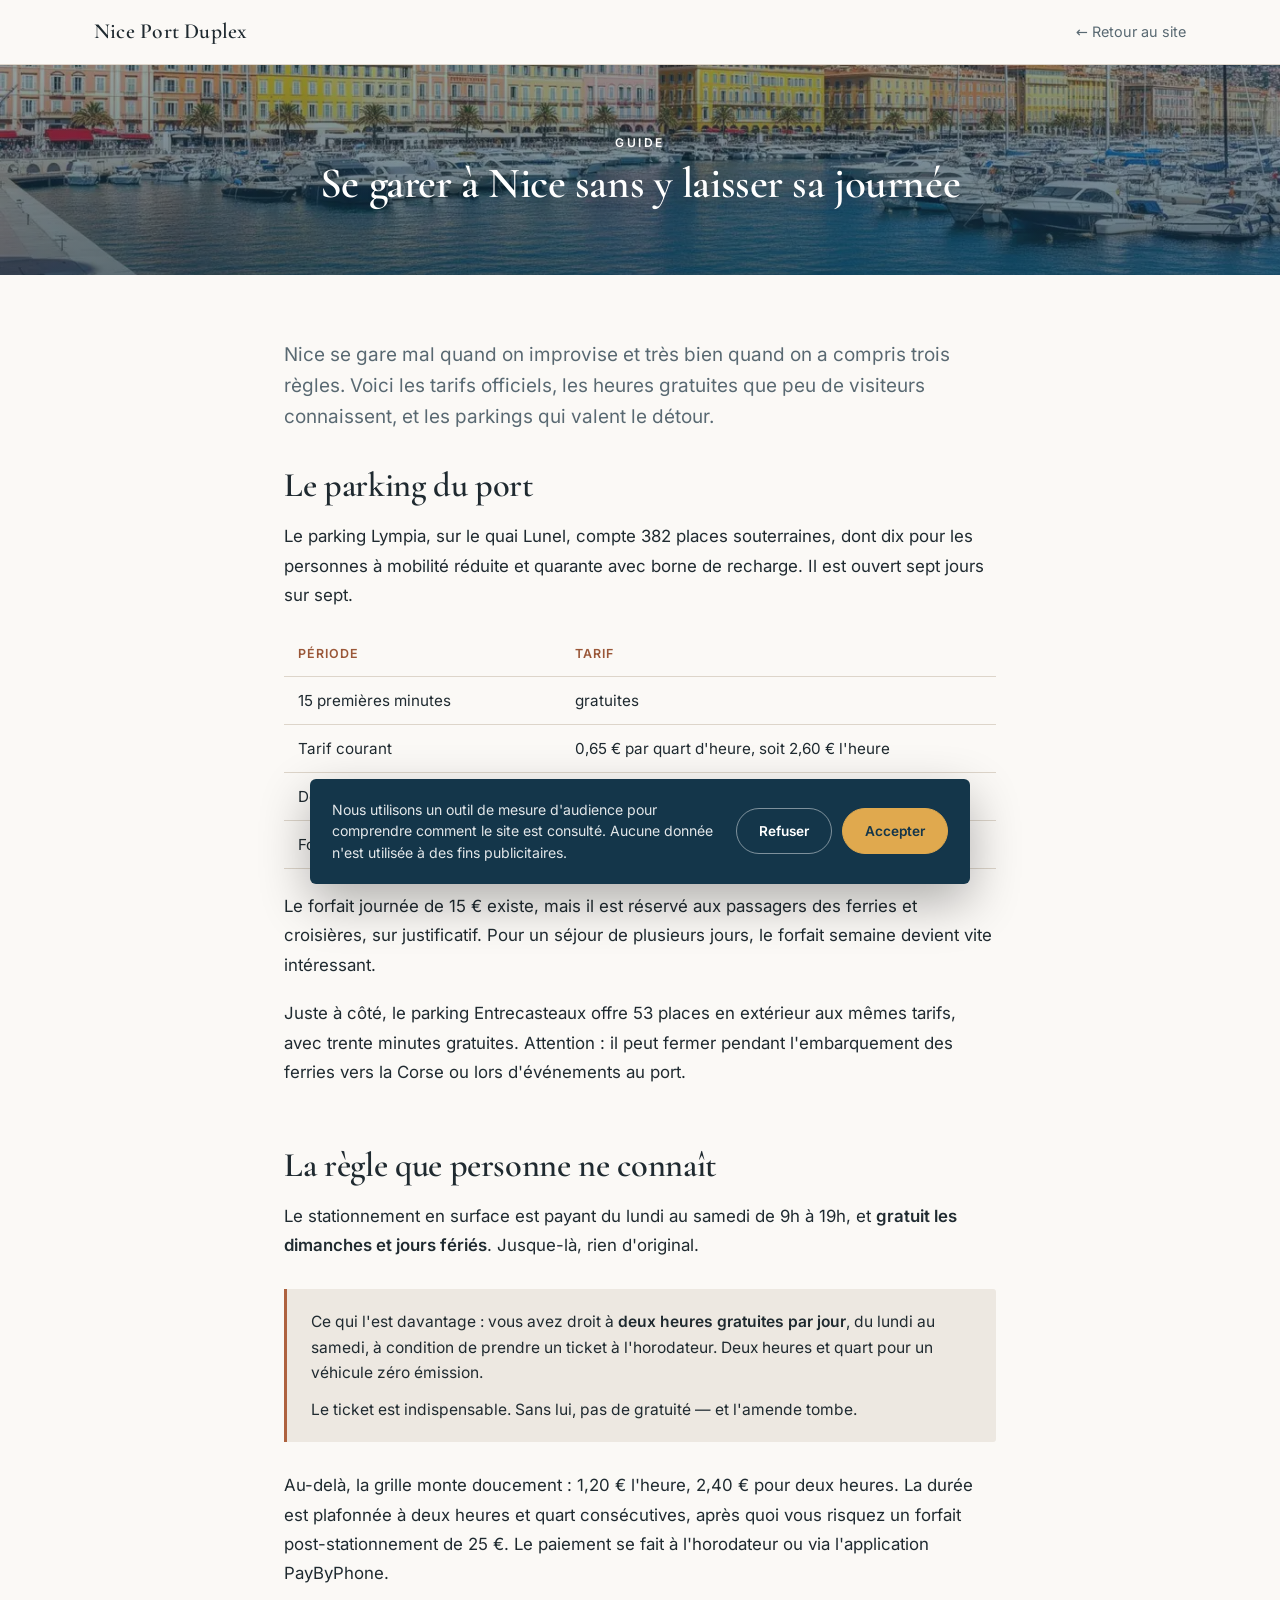
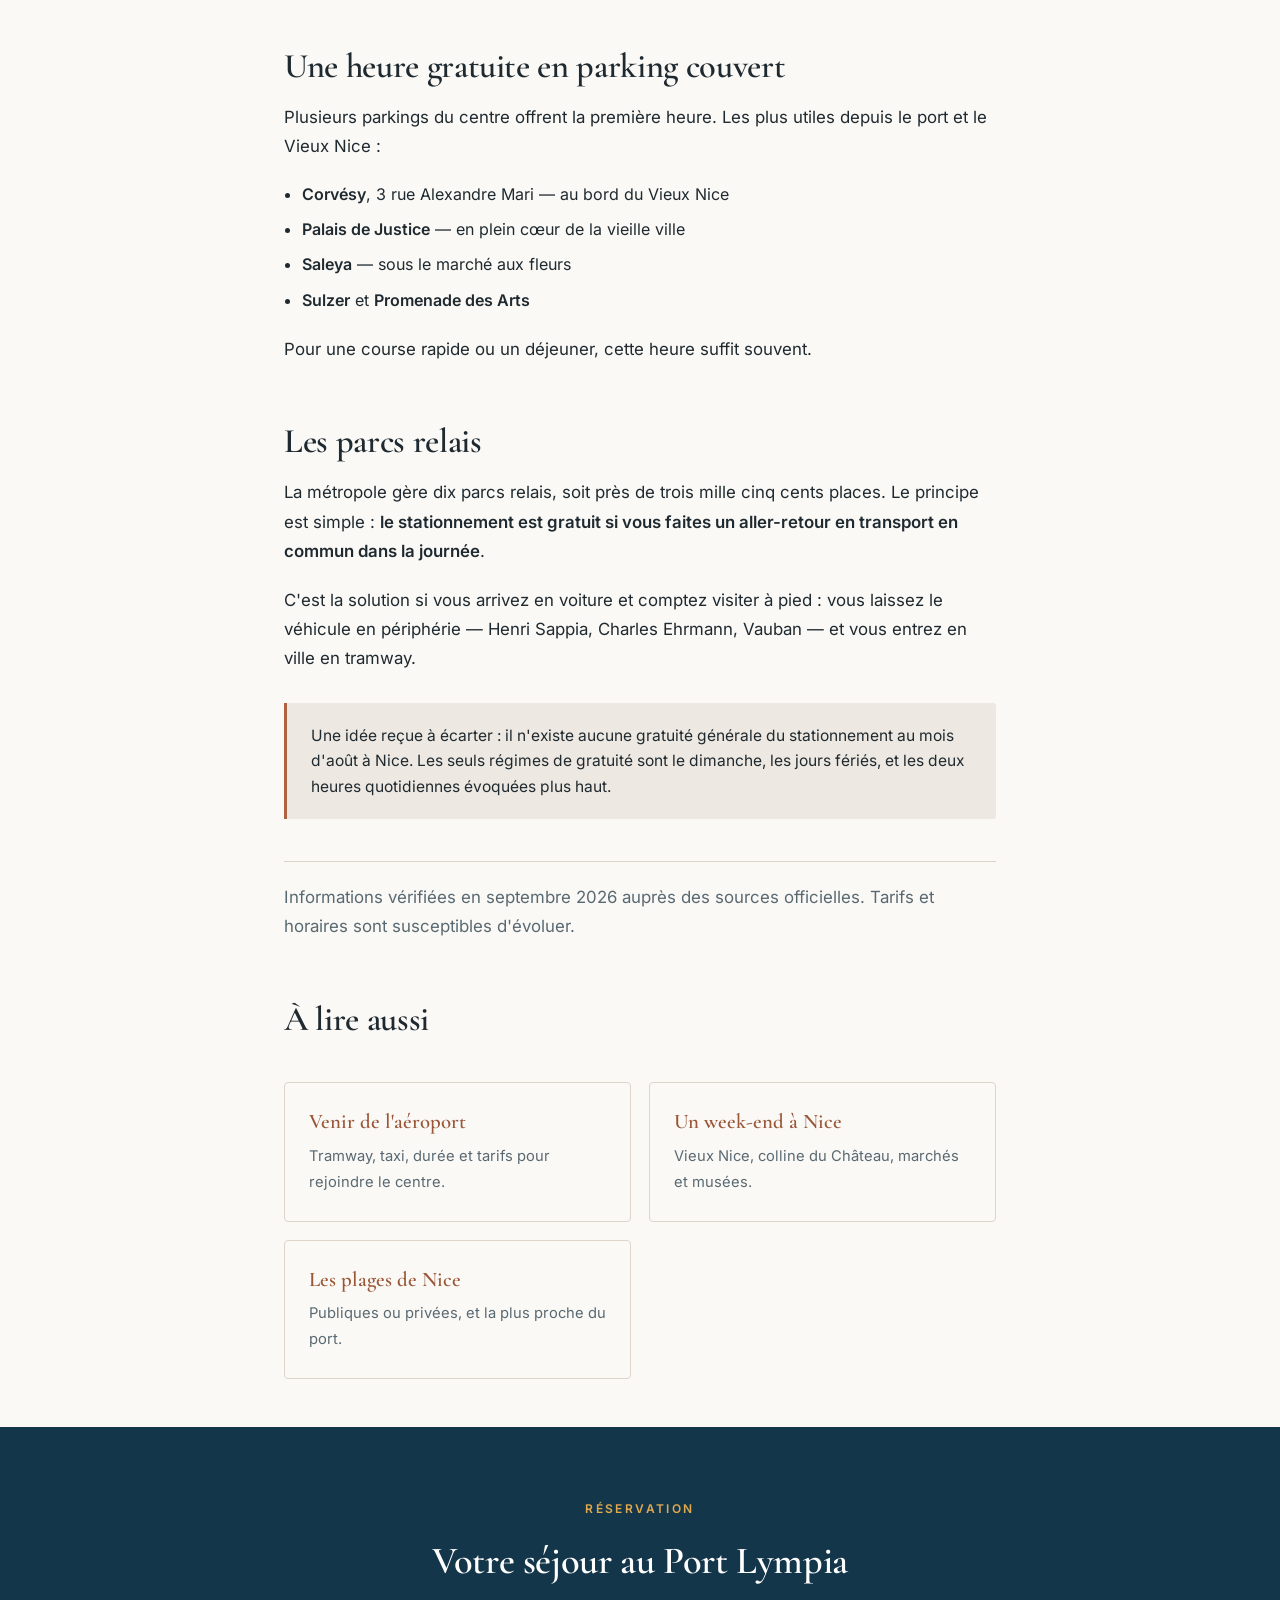
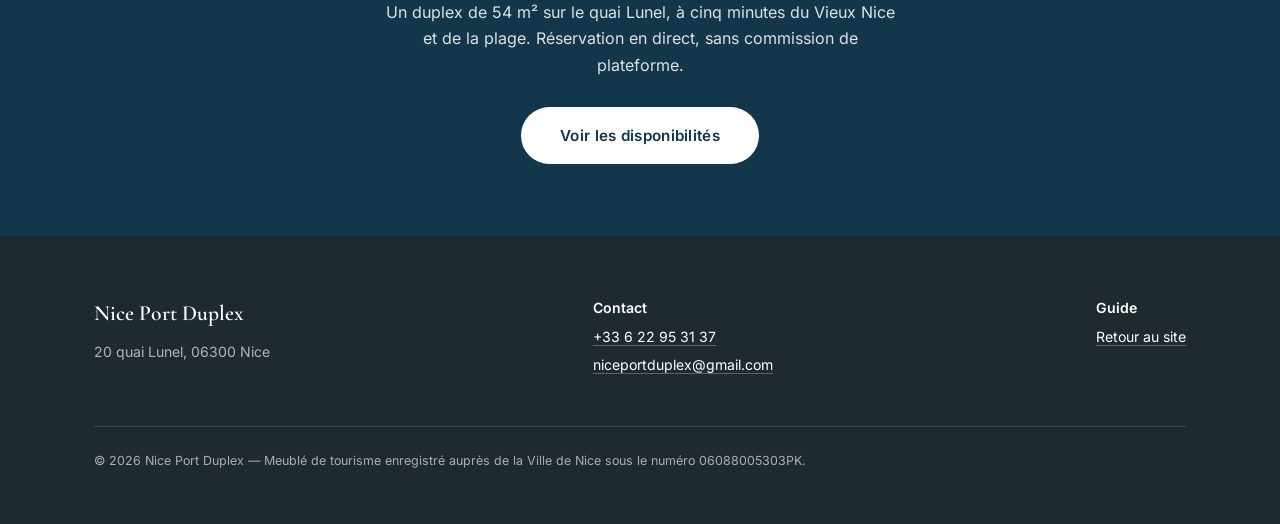
<file: se-garer-a-nice/index.html>
<!DOCTYPE html>
<html lang="fr">
<head>
<meta charset="utf-8">
<meta name="viewport" content="width=device-width, initial-scale=1">

<title>Se garer à Nice : parkings, tarifs et stationnement — Nice Port Duplex</title>
<meta name="description" content="Stationnement à Nice : parking Lympia et parkings du centre, tarifs de voirie, deux heures gratuites par jour et parcs relais.">
<link rel="canonical" href="https://niceportduplex.com/se-garer-a-nice/">
<link rel="alternate" hreflang="fr" href="https://niceportduplex.com/se-garer-a-nice/">
<link rel="alternate" hreflang="en" href="https://niceportduplex.com/en/parking-in-nice/">
<link rel="alternate" hreflang="x-default" href="https://niceportduplex.com/se-garer-a-nice/">
<meta name="robots" content="index, follow">
<meta name="theme-color" content="#fbf9f6">

<meta property="og:type" content="article">
<meta property="og:locale" content="fr_FR">
<meta property="og:site_name" content="Nice Port Duplex">
<meta property="og:url" content="https://niceportduplex.com/se-garer-a-nice/">
<meta property="og:title" content="Se garer à Nice sans y laisser sa journée">
<meta property="og:description" content="Stationnement à Nice : parking Lympia et parkings du centre, tarifs de voirie, deux heures gratuites par jour et parcs relais.">
<meta property="og:image" content="https://niceportduplex.com/images/opt/hero-1280.jpg">
<meta name="twitter:card" content="summary_large_image">

<link rel="preload" as="font" type="font/woff2" crossorigin href="../fonts/cormorant-600.woff2">
<link rel="preload" as="font" type="font/woff2" crossorigin href="../fonts/inter-400.woff2">
<link rel="preload" as="font" type="font/woff2" crossorigin href="../fonts/inter-600.woff2">
<link rel="preload" as="font" type="font/woff2" crossorigin href="../fonts/cormorant-400-italic.woff2">
<link rel="icon" href="../images/favicon.png">
<!-- styles:debut -->
<style>/* Polices servies depuis le domaine : aucune requête vers un tiers. */
@font-face{font-family:'Inter';font-style:normal;font-weight:400;font-display:swap;
  src:url('../fonts/inter-400.woff2') format('woff2')}
@font-face{font-family:'Inter';font-style:normal;font-weight:600;font-display:swap;
  src:url('../fonts/inter-600.woff2') format('woff2')}
@font-face{font-family:'Cormorant Garamond';font-style:normal;font-weight:600;font-display:swap;
  src:url('../fonts/cormorant-600.woff2') format('woff2')}
@font-face{font-family:'Cormorant Garamond';font-style:italic;font-weight:400;font-display:swap;
  src:url('../fonts/cormorant-400-italic.woff2') format('woff2')}

/* ════════════════════════════════════════════════════════
   Nice Port Duplex — feuille de style partagée
   Utilisée par index.html (FR) et en/index.html (EN)
   ════════════════════════════════════════════════════════ */

:root{
  --terracotta:#ae623f;        /* fond de bouton, blanc lisible dessus */
  --terracotta-ink:#9a5738;    /* terracotta en texte sur fond clair */
  --gold:#e0a94e;
  --sea:#397aa3;
  --deep:#14364a;
  --cream:#ede8e1;
  --ivory:#fbf9f6;
  --ink:#1f2a30;
  --muted:#596972;
  --line:#ddd5ca;
  --max:1140px;
}
*{box-sizing:border-box;margin:0;padding:0}
html{scroll-behavior:smooth}
body{
  font-family:'Inter',system-ui,sans-serif;
  color:var(--ink);background:var(--ivory);
  line-height:1.65;-webkit-font-smoothing:antialiased;
}
h1,h2,h3{font-family:'Cormorant Garamond',Georgia,serif;font-weight:600;line-height:1.12;letter-spacing:-.01em}
h1{font-size:clamp(2.8rem,7.5vw,5.2rem)}
h2{font-size:clamp(2rem,4.5vw,3.1rem);margin-bottom:.55em}
h3{font-size:1.3rem;margin-bottom:.35em}
p{margin-bottom:1em}
a{color:inherit}
img{display:block;width:100%;height:100%;object-fit:cover}
.frame img,.gallery img,.hero-img img,.bookhero img{background:var(--cream)}
.wrap{max-width:var(--max);margin:0 auto;padding:0 24px}
section{padding:clamp(64px,9vw,118px) 0}
.eyebrow{font-size:.75rem;letter-spacing:.2em;text-transform:uppercase;color:var(--terracotta-ink);font-weight:600;margin-bottom:1.3em}
.lead{font-size:1.15rem;color:var(--muted);max-width:62ch}
.center{text-align:center}
.center .lead{margin-left:auto;margin-right:auto}

/* ── Boutons ── */
.btn{
  display:inline-block;padding:15px 38px;border-radius:999px;
  font-size:.95rem;font-weight:600;letter-spacing:.02em;
  text-decoration:none;transition:.25s;border:1px solid transparent;cursor:pointer;
}
.btn-primary{background:var(--terracotta);color:#fff}
.btn-primary:hover{background:#94512f}
.btn-gold{background:var(--gold);color:var(--deep)}
.btn-gold:hover{background:#cb9640;color:var(--deep)}
.btn-light{background:#fff;color:var(--deep)}
.btn-light:hover{background:var(--gold);color:var(--deep)}

/* ── En-tête ── */
header{position:absolute;top:0;left:0;right:0;z-index:50}
.nav{display:flex;align-items:center;justify-content:space-between;height:86px}
.brand{font-family:'Cormorant Garamond',serif;font-weight:600;font-size:1.55rem;color:#fff;text-decoration:none;letter-spacing:.01em;text-shadow:0 1px 12px rgba(0,0,0,.3)}
.nav-right{display:flex;align-items:center;gap:26px}
.nav-right a{color:#fff;font-size:.9rem;text-decoration:none;text-shadow:0 1px 12px rgba(0,0,0,.3)}
.nav-right a.btn-gold{color:var(--deep);text-shadow:none}
.nav-right .btn{padding:11px 28px;font-size:.9rem}
.lang{display:flex;gap:8px;align-items:center;font-size:.88rem;color:#fff}
.lang a{opacity:.82}
.lang a:hover{opacity:1}
.lang a[aria-current="true"]{opacity:1;font-weight:600;border-bottom:1px solid var(--gold)}
@media(max-width:760px){
  .nav-right a.hide-sm{display:none}
  .nav{height:72px}
  .brand{font-size:1.15rem}
  .nav-right{gap:12px}
  .nav-right .btn{padding:10px 18px;font-size:.85rem}
}
@media(max-width:400px){
  .brand{font-size:1rem}
  .lang{font-size:.8rem}
  .nav-right .btn{padding:10px 14px}
}
/* Zones tactiles confortables sur écran tactile */
@media(pointer:coarse){
  .nav-right a,.lang a,.bookfoot a,footer a{min-height:44px;display:inline-flex;align-items:center}
  .lang a{padding:0 10px}
  .nav-right{gap:14px}
  summary{min-height:44px;align-items:center}
  .btn{padding:16px 34px}
}

/* ── Hero ── */
.hero{position:relative;min-height:clamp(540px,88vh,780px);display:flex;align-items:center;justify-content:center;background:var(--deep);text-align:center}
.hero-img{position:absolute;inset:0}
.hero::after{content:"";position:absolute;inset:0;background:linear-gradient(to bottom,rgba(20,54,74,.58) 0%,rgba(20,54,74,.34) 45%,rgba(20,54,74,.66) 100%)}
.hero .wrap{position:relative;z-index:2;color:#fff;padding-top:60px}
.hero .eyebrow{color:#fff;opacity:1;letter-spacing:.24em}
.hero h1{margin-bottom:.3em;text-shadow:0 2px 30px rgba(0,0,0,.35)}
.hero .tagline{font-family:'Cormorant Garamond',serif;font-style:italic;font-size:clamp(1.25rem,2.6vw,1.75rem);max-width:30ch;margin:0 auto 2em;color:rgba(255,255,255,.95);text-shadow:0 1px 16px rgba(0,0,0,.3);line-height:1.4}

/* ── Bandeau équipements ── */
.strip{background:var(--cream);padding:clamp(44px,5vw,64px) 0}
.strip-grid{display:grid;grid-template-columns:repeat(8,1fr);gap:20px;text-align:center}
@media(max-width:1000px){.strip-grid{grid-template-columns:repeat(4,1fr);gap:30px 16px}}
@media(max-width:540px){.strip-grid{grid-template-columns:repeat(2,1fr)}}
.strip-grid i{display:flex;align-items:center;justify-content:center;width:62px;height:62px;margin:0 auto 12px;background:#fff;border-radius:50%}
.strip-grid svg{width:26px;height:26px;stroke:var(--sea);fill:none;stroke-width:1.6;stroke-linecap:round;stroke-linejoin:round}
.strip-grid b{display:block;font-size:.95rem;font-weight:600}
.strip-grid span{display:block;font-size:.82rem;color:var(--muted)}

/* ── Grilles ── */
.two{display:grid;grid-template-columns:1.05fr .95fr;gap:clamp(40px,6vw,82px);align-items:center}
@media(max-width:860px){.two{grid-template-columns:1fr}}
.frame{aspect-ratio:1/1;background:var(--cream);overflow:hidden;border-radius:3px}

.gallery{display:grid;grid-template-columns:repeat(3,1fr);gap:12px;margin-top:52px}
.gallery div{aspect-ratio:1;background:var(--cream);overflow:hidden;border-radius:3px}
.gallery div:first-child{grid-column:span 2;grid-row:span 2;aspect-ratio:auto}
@media(max-width:700px){
  .gallery{grid-template-columns:repeat(2,1fr)}
  .gallery div:first-child{grid-column:span 2;grid-row:auto;aspect-ratio:4/3}
}

/* ── Équipements détaillés ── */
.amenities{display:grid;grid-template-columns:repeat(3,1fr);gap:1px;background:var(--line);border:1px solid var(--line);margin-top:44px;border-radius:3px;overflow:hidden}
.amenities li{list-style:none;background:var(--ivory);padding:24px 26px;font-size:.92rem}
@media(max-width:860px){.amenities{grid-template-columns:repeat(2,1fr)}}
@media(max-width:520px){.amenities{grid-template-columns:1fr}}
.amenities strong{display:block;font-size:.72rem;letter-spacing:.14em;text-transform:uppercase;color:var(--terracotta-ink);margin-bottom:7px;font-weight:600}

/* ── Emplacement ── */
.band{background:var(--cream)}
.distances{display:grid;grid-template-columns:repeat(auto-fit,minmax(170px,1fr));gap:36px;margin-top:52px}
.distances div{border-top:2px solid var(--terracotta);padding-top:18px}
.distances b{font-family:'Cormorant Garamond',serif;font-size:2.5rem;font-weight:600;display:block;line-height:1;margin-bottom:6px}
.distances span{font-size:.9rem;color:var(--muted)}

/* ── Réservation ── */
.booking{background:var(--deep);color:#fff;text-align:center}
.booking h2{color:#fff}
.booking .lead{color:rgba(255,255,255,.8);margin:0 auto 12px}
.perks{display:flex;justify-content:center;flex-wrap:wrap;gap:14px 42px;margin:38px 0 42px;font-size:.92rem;color:rgba(255,255,255,.88)}
.perks span::before{content:"✓";color:var(--gold);font-weight:600;margin-right:10px}
.booking .btn{padding:18px 48px;font-size:1rem}
.booking small{display:block;margin-top:20px;font-size:.8rem;color:rgba(255,255,255,.72)}

/* ── Page de réservation ── */
.bookbar{position:sticky;top:0;z-index:60;background:var(--ivory);border-bottom:1px solid var(--line)}
.bookbar .nav{height:64px}
.bookbar .brand{color:var(--ink);text-shadow:none;font-size:1.35rem;font-weight:600}
.bookbar .nav-right a{color:var(--muted);text-shadow:none}
.bookbar .nav-right a:hover{color:var(--terracotta-ink)}
.bookhero{position:relative;height:clamp(140px,20vw,210px);display:flex;align-items:center;justify-content:center;text-align:center;overflow:hidden;background:var(--deep)}
.bookhero img{position:absolute;inset:0;width:100%;height:100%;object-fit:cover;object-position:center 64%}
.bookhero::after{content:"";position:absolute;inset:0;background:linear-gradient(to bottom,rgba(20,54,74,.45),rgba(20,54,74,.68))}
.bookhero .wrap{position:relative;z-index:2;color:#fff}
.bookhero .eyebrow{color:#fff;opacity:1;margin-bottom:.55em}
.bookhero h1{font-size:clamp(1.75rem,3.8vw,2.7rem);margin:0;text-shadow:0 2px 22px rgba(0,0,0,.35)}
.bookintro{text-align:center;padding:clamp(26px,3.5vw,40px) 0 clamp(22px,2.6vw,32px)}
.bookintro .perks{margin:20px 0 0;color:var(--muted)}
.bookintro .perks span::before{color:var(--terracotta)}
.engine-full{width:100%;background:#fff;border-top:1px solid var(--line)}
.engine-full iframe{width:100%;border:0;display:block;height:4000px}
@media(max-width:700px){.engine-full iframe{height:4900px}}
.bookfoot{text-align:center;padding:40px 0 64px;font-size:.88rem;color:var(--muted)}
.bookfoot a{color:var(--terracotta-ink)}
.engine-note{display:block;margin-top:22px;font-size:.8rem;color:rgba(255,255,255,.72)}

/* ── FAQ ── */
details{border-bottom:1px solid var(--line);padding:22px 0}
summary{cursor:pointer;font-weight:600;font-size:1.02rem;list-style:none;display:flex;justify-content:space-between;gap:20px}
summary::-webkit-details-marker{display:none}
summary::after{content:"+";color:var(--terracotta-ink);font-size:1.5rem;line-height:1;transition:.2s}
details[open] summary::after{transform:rotate(45deg)}
details p{margin:14px 0 0;color:var(--muted);max-width:72ch}

/* ── Carte ── */
.map-block{padding-bottom:0}
.map-head{display:flex;justify-content:space-between;align-items:flex-end;flex-wrap:wrap;gap:20px;margin-bottom:34px}
.map-head address{font-style:normal;font-size:1.05rem;color:var(--muted);line-height:1.5}
.map-head address b{display:block;color:var(--ink);font-weight:600}
.map-frame{position:relative;height:clamp(300px,42vw,460px);background:var(--cream);overflow:hidden}
.map-frame iframe{width:100%;height:100%;border:0;display:block;filter:saturate(.85)}
.map-placeholder{width:100%;height:100%;display:flex;flex-direction:column;align-items:center;
  justify-content:center;gap:16px;text-align:center;padding:24px;background:var(--cream)}
.map-placeholder p{margin:0;max-width:44ch;font-size:.9rem;color:var(--muted)}
.map-placeholder button{font:inherit;font-size:.9rem;font-weight:600;border-radius:999px;
  padding:14px 30px;min-height:44px;border:1px solid var(--deep);background:var(--deep);
  color:#fff;cursor:pointer}
.map-placeholder button:hover{background:var(--terracotta);border-color:var(--terracotta)}

/* ── Pied de page ── */
footer{background:var(--ink);color:rgba(255,255,255,.65);padding:60px 0 40px;font-size:.88rem}
footer a{color:#fff;text-decoration:none;border-bottom:1px solid rgba(255,255,255,.28)}
.foot{display:flex;justify-content:space-between;flex-wrap:wrap;gap:30px}
.foot p{margin-bottom:.4em}
.foot strong{color:#fff;font-weight:600}
.legal{margin-top:44px;padding-top:24px;border-top:1px solid rgba(255,255,255,.12);font-size:.78rem;color:rgba(255,255,255,.62)}

/* ── Pages guide ── */
.article{max-width:760px;margin:0 auto;padding:clamp(40px,5vw,64px) 24px clamp(30px,4vw,48px)}
.article p{font-size:1.05rem;line-height:1.75;margin-bottom:1.15em}
.article h2{font-size:clamp(1.6rem,3.2vw,2.15rem);margin:1.7em 0 .5em}
.article h2:first-of-type{margin-top:.3em}
.article h3{font-size:1.15rem;font-weight:600;font-family:'Inter',sans-serif;margin:1.6em 0 .4em}
.article ul{margin:0 0 1.3em 1.1em}
.article li{margin-bottom:.5em;line-height:1.7}
.article a{color:var(--terracotta-ink);text-underline-offset:3px}
.article .chapeau{font-size:1.18rem;line-height:1.65;color:var(--muted);margin-bottom:1.8em}
.encadre{background:var(--cream);border-left:3px solid var(--terracotta);padding:20px 24px;margin:1.8em 0;border-radius:0 3px 3px 0}
.encadre p{margin:0;font-size:.97rem;line-height:1.65}
.encadre p+p{margin-top:.7em}
.article table{width:100%;border-collapse:collapse;margin:1.5em 0;font-size:.95rem}
.article th,.article td{text-align:left;padding:11px 14px;border-bottom:1px solid var(--line)}
.article th{font-weight:600;font-size:.78rem;letter-spacing:.08em;text-transform:uppercase;color:var(--terracotta-ink)}
.maj{display:block;margin-top:2.5em;padding-top:1.2em;border-top:1px solid var(--line);font-size:.85rem;color:var(--muted)}

/* Appel à la réservation en fin de guide */
.cta-guide{background:var(--deep);color:#fff;text-align:center;padding:clamp(48px,6vw,72px) 24px}
.cta-guide h2{color:#fff;margin-bottom:.4em;font-size:clamp(1.7rem,3.4vw,2.4rem)}
.cta-guide p{max-width:52ch;margin:0 auto 1.8em;color:rgba(255,255,255,.85)}

/* Liste des guides sur la page d'accueil */
.guides{display:grid;grid-template-columns:repeat(auto-fit,minmax(240px,1fr));gap:18px;margin-top:44px}
.guides a{display:block;padding:26px 24px;background:var(--ivory);border:1px solid var(--line);
  border-radius:4px;text-decoration:none;transition:.2s}
.guides a:hover{border-color:var(--terracotta);transform:translateY(-2px)}
.guides b{display:block;font-family:'Cormorant Garamond',serif;font-weight:600;font-size:1.3rem;margin-bottom:.3em;line-height:1.25}
.guides span{font-size:.92rem;color:var(--muted);line-height:1.6}

/* ── Bandeau de consentement ── */
.cookie-bar{position:fixed;left:16px;right:16px;bottom:16px;z-index:200;max-width:660px;margin:0 auto;
  background:var(--deep);color:#fff;border-radius:6px;padding:20px 22px;
  box-shadow:0 18px 50px rgba(0,0,0,.3);display:none;gap:18px;align-items:center;flex-wrap:wrap}
.cookie-bar[data-open="1"]{display:flex}
.cookie-bar p{margin:0;flex:1 1 280px;font-size:.88rem;line-height:1.55;color:rgba(255,255,255,.88)}
.cookie-bar .actions{display:flex;gap:10px;flex-wrap:wrap}
.cookie-bar button{font:inherit;font-size:.85rem;font-weight:600;border-radius:999px;
  padding:11px 22px;border:1px solid rgba(255,255,255,.45);background:none;color:#fff;cursor:pointer;min-height:44px}
.cookie-bar button:hover{border-color:#fff}
.cookie-bar button.ok{background:var(--gold);border-color:var(--gold);color:var(--deep)}
.cookie-bar button.ok:hover{background:#cb9640}
@media(max-width:560px){.cookie-bar .actions{width:100%}.cookie-bar button{flex:1}}</style>
<!-- styles:fin -->
</head>
<body>

<div class="bookbar">
  <nav class="wrap nav">
    <a href="/" class="brand">Nice&nbsp;Port&nbsp;Duplex</a>
    <div class="nav-right">
      <a href="/">← Retour au site</a>
    </div>
  </nav>
</div>

<main id="contenu">

<div class="bookhero">
  <picture><source type="image/webp" srcset="../images/opt/hero-640.webp 640w, ../images/opt/hero-1100.webp 1100w, ../images/opt/hero-1400.webp 1400w" sizes="100vw"><img src="../images/opt/hero-760.jpg" alt="Le port historique de Nice" width="1920" height="1088" fetchpriority="high"></picture>
  <div class="wrap">
    <p class="eyebrow">Guide</p>
    <h1>Se garer à Nice sans y laisser sa journée</h1>
  </div>
</div>

<article class="article">
  <p class="chapeau">Nice se gare mal quand on improvise et très bien quand on a compris trois règles. Voici les tarifs officiels, les heures gratuites que peu de visiteurs connaissent, et les parkings qui valent le détour.</p>

<h2>Le parking du port</h2>

<p>Le parking Lympia, sur le quai Lunel, compte 382 places souterraines, dont dix pour les personnes à mobilité réduite et quarante avec borne de recharge. Il est ouvert sept jours sur sept.</p>

<table>
<tr><th>Période</th><th>Tarif</th></tr>
<tr><td>15 premières minutes</td><td>gratuites</td></tr>
<tr><td>Tarif courant</td><td>0,65 € par quart d'heure, soit 2,60 € l'heure</td></tr>
<tr><td>De 12h à 14h et de 19h à 1h</td><td>0,35 € par quart d'heure, soit 1,40 € l'heure</td></tr>
<tr><td>Forfait semaine</td><td>120 €</td></tr>
</table>

<p>Le forfait journée de 15 € existe, mais il est réservé aux passagers des ferries et croisières, sur justificatif. Pour un séjour de plusieurs jours, le forfait semaine devient vite intéressant.</p>

<p>Juste à côté, le parking Entrecasteaux offre 53 places en extérieur aux mêmes tarifs, avec trente minutes gratuites. Attention : il peut fermer pendant l'embarquement des ferries vers la Corse ou lors d'événements au port.</p>

<h2>La règle que personne ne connaît</h2>

<p>Le stationnement en surface est payant du lundi au samedi de 9h à 19h, et <strong>gratuit les dimanches et jours fériés</strong>. Jusque-là, rien d'original.</p>

<div class="encadre">
<p>Ce qui l'est davantage : vous avez droit à <strong>deux heures gratuites par jour</strong>, du lundi au samedi, à condition de prendre un ticket à l'horodateur. Deux heures et quart pour un véhicule zéro émission.</p>
<p>Le ticket est indispensable. Sans lui, pas de gratuité — et l'amende tombe.</p>
</div>

<p>Au-delà, la grille monte doucement : 1,20 € l'heure, 2,40 € pour deux heures. La durée est plafonnée à deux heures et quart consécutives, après quoi vous risquez un forfait post-stationnement de 25 €. Le paiement se fait à l'horodateur ou via l'application PayByPhone.</p>

<h2>Une heure gratuite en parking couvert</h2>

<p>Plusieurs parkings du centre offrent la première heure. Les plus utiles depuis le port et le Vieux Nice :</p>

<ul>
<li><strong>Corvésy</strong>, 3 rue Alexandre Mari — au bord du Vieux Nice</li>
<li><strong>Palais de Justice</strong> — en plein cœur de la vieille ville</li>
<li><strong>Saleya</strong> — sous le marché aux fleurs</li>
<li><strong>Sulzer</strong> et <strong>Promenade des Arts</strong></li>
</ul>

<p>Pour une course rapide ou un déjeuner, cette heure suffit souvent.</p>

<h2>Les parcs relais</h2>

<p>La métropole gère dix parcs relais, soit près de trois mille cinq cents places. Le principe est simple : <strong>le stationnement est gratuit si vous faites un aller-retour en transport en commun dans la journée</strong>.</p>

<p>C'est la solution si vous arrivez en voiture et comptez visiter à pied : vous laissez le véhicule en périphérie — Henri Sappia, Charles Ehrmann, Vauban — et vous entrez en ville en tramway.</p>

<div class="encadre">
<p>Une idée reçue à écarter : il n'existe aucune gratuité générale du stationnement au mois d'août à Nice. Les seuls régimes de gratuité sont le dimanche, les jours fériés, et les deux heures quotidiennes évoquées plus haut.</p>
</div>
  <p class="maj">Informations vérifiées en septembre 2026 auprès des sources officielles. Tarifs et horaires sont susceptibles d'évoluer.</p>

  <h2>À lire aussi</h2>
  <div class="guides">
    <a href="/aeroport-nice/"><b>Venir de l'aéroport</b><span>Tramway, taxi, durée et tarifs pour rejoindre le centre.</span></a>
    <a href="/week-end-a-nice/"><b>Un week-end à Nice</b><span>Vieux Nice, colline du Château, marchés et musées.</span></a>
    <a href="/plages-de-nice/"><b>Les plages de Nice</b><span>Publiques ou privées, et la plus proche du port.</span></a>
  </div>
</article>

</main>

<div class="cta-guide">
  <p class="eyebrow" style="color:var(--gold)">Réservation</p>
  <h2>Votre séjour au Port Lympia</h2>
  <p>Un duplex de 54 m² sur le quai Lunel, à cinq minutes du Vieux Nice et de la plage. Réservation en direct, sans commission de plateforme.</p>
  <a href="/reserver/" class="btn btn-light">Voir les disponibilités</a>
</div>

<footer>
  <div class="wrap">
    <div class="foot">
      <div>
        <p style="font-family:'Cormorant Garamond',serif;font-weight:600;font-size:1.35rem;color:#fff">Nice Port Duplex</p>
        <p>20 quai Lunel, 06300 Nice</p>
      </div>
      <div>
        <p><strong>Contact</strong></p>
        <p><a href="tel:+33622953137">+33 6 22 95 31 37</a></p>
        <p><a href="mailto:niceportduplex@gmail.com">niceportduplex@gmail.com</a></p>
      </div>
      <div>
        <p><strong>Guide</strong></p>
        <p><a href="/">Retour au site</a></p>
      </div>
    </div>
    <p class="legal">© 2026 Nice Port Duplex — Meublé de tourisme enregistré auprès de la Ville de Nice sous le numéro 06088005303PK.</p>
  </div>
</footer>

<script type="application/ld+json">
{
  "@context": "https://schema.org",
  "@type": "Article",
  "headline": "Se garer à Nice sans y laisser sa journée",
  "description": "Stationnement à Nice : parking Lympia et parkings du centre, tarifs de voirie, deux heures gratuites par jour et parcs relais.",
  "inLanguage": "fr-FR",
  "mainEntityOfPage": {
    "@type": "WebPage",
    "@id": "https://niceportduplex.com/se-garer-a-nice/"
  },
  "image": "https://niceportduplex.com/images/opt/hero-1280.jpg",
  "datePublished": "2026-09-29",
  "dateModified": "2026-09-29",
  "author": {
    "@type": "Organization",
    "name": "Nice Port Duplex",
    "url": "https://niceportduplex.com/"
  },
  "publisher": {
    "@type": "Organization",
    "name": "Nice Port Duplex",
    "url": "https://niceportduplex.com/"
  }
}
</script>

<!-- analytics:debut -->
<!-- Bandeau de consentement : Google Analytics ne se charge qu'après accord. -->
<div class="cookie-bar" id="cookie-bar" role="region" aria-label="Consentement aux cookies de mesure d'audience">
  <p id="cookie-text">Nous utilisons un outil de mesure d'audience pour comprendre comment le site est consulté. Aucune donnée n'est utilisée à des fins publicitaires.</p>
  <div class="actions">
    <button type="button" id="cookie-no">Refuser</button>
    <button type="button" class="ok" id="cookie-yes">Accepter</button>
  </div>
</div>
<script>
function npdConsent() {
  var ID = 'G-PHCLXYTM1L', KEY = 'npd-consent', bar = document.getElementById('cookie-bar');

  function memoire(action, valeur) {
    try { return action === 'lire' ? localStorage.getItem(KEY) : localStorage.setItem(KEY, valeur); }
    catch (e) { return null; }
  }

  function demarrerMesure() {
    if (window.gtagCharge) return;
    window.gtagCharge = true;
    var s = document.createElement('script');
    s.async = true;
    s.src = 'https://www.googletagmanager.com/gtag/js?id=' + ID;
    document.head.appendChild(s);
    window.dataLayer = window.dataLayer || [];
    window.gtag = function () { window.dataLayer.push(arguments); };
    gtag('js', new Date());
    gtag('config', ID, { anonymize_ip: true });
  }

  var choix = memoire('lire');
  if (choix === 'oui') demarrerMesure();
  else if (choix !== 'non' && bar) bar.setAttribute('data-open', '1');

  if (bar) {
    document.getElementById('cookie-yes').addEventListener('click', function () {
      memoire('ecrire', 'oui'); bar.removeAttribute('data-open'); demarrerMesure();
    });
    document.getElementById('cookie-no').addEventListener('click', function () {
      memoire('ecrire', 'non'); bar.removeAttribute('data-open');
    });
  }
}
// différé : évite de forcer un recalcul de mise en page pendant le rendu
if ('requestIdleCallback' in window) requestIdleCallback(npdConsent, { timeout: 1800 });
else setTimeout(npdConsent, 900);
</script>
<!-- analytics:fin -->
</body>
</html>
</file>
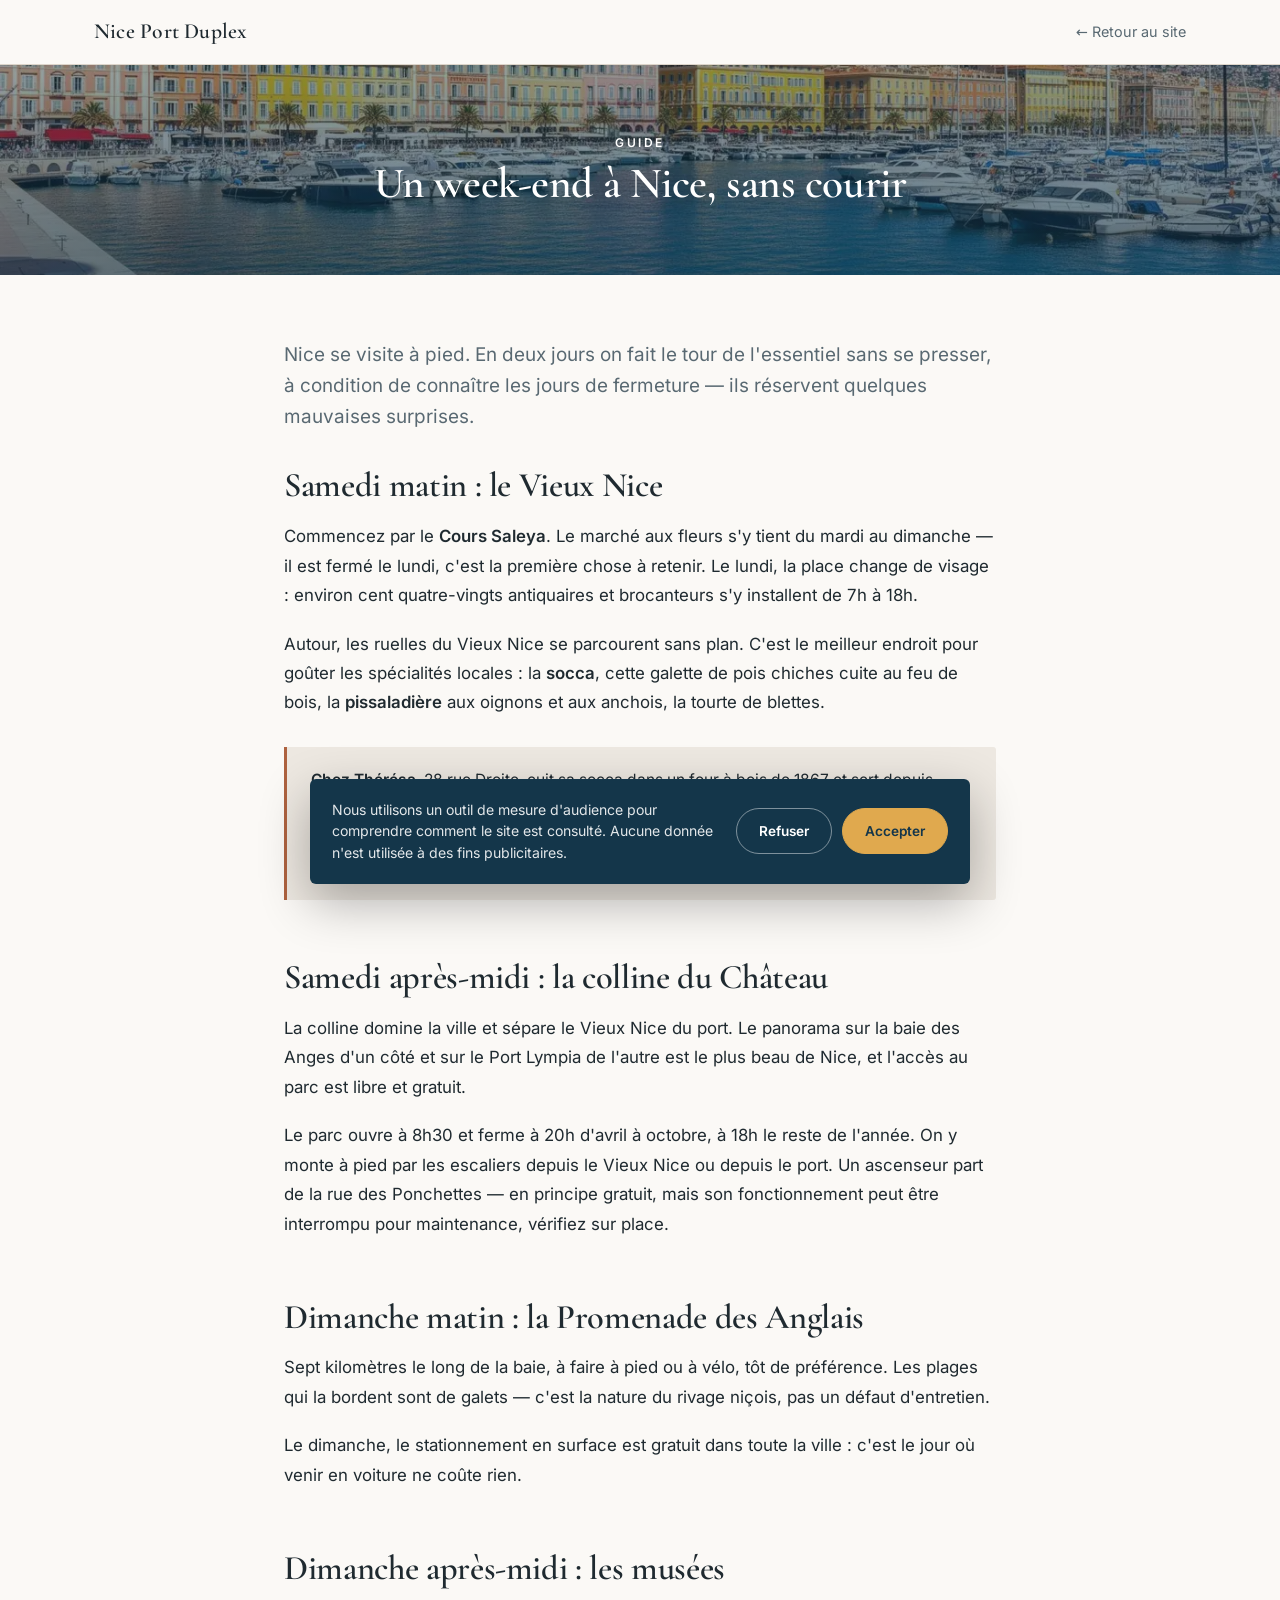
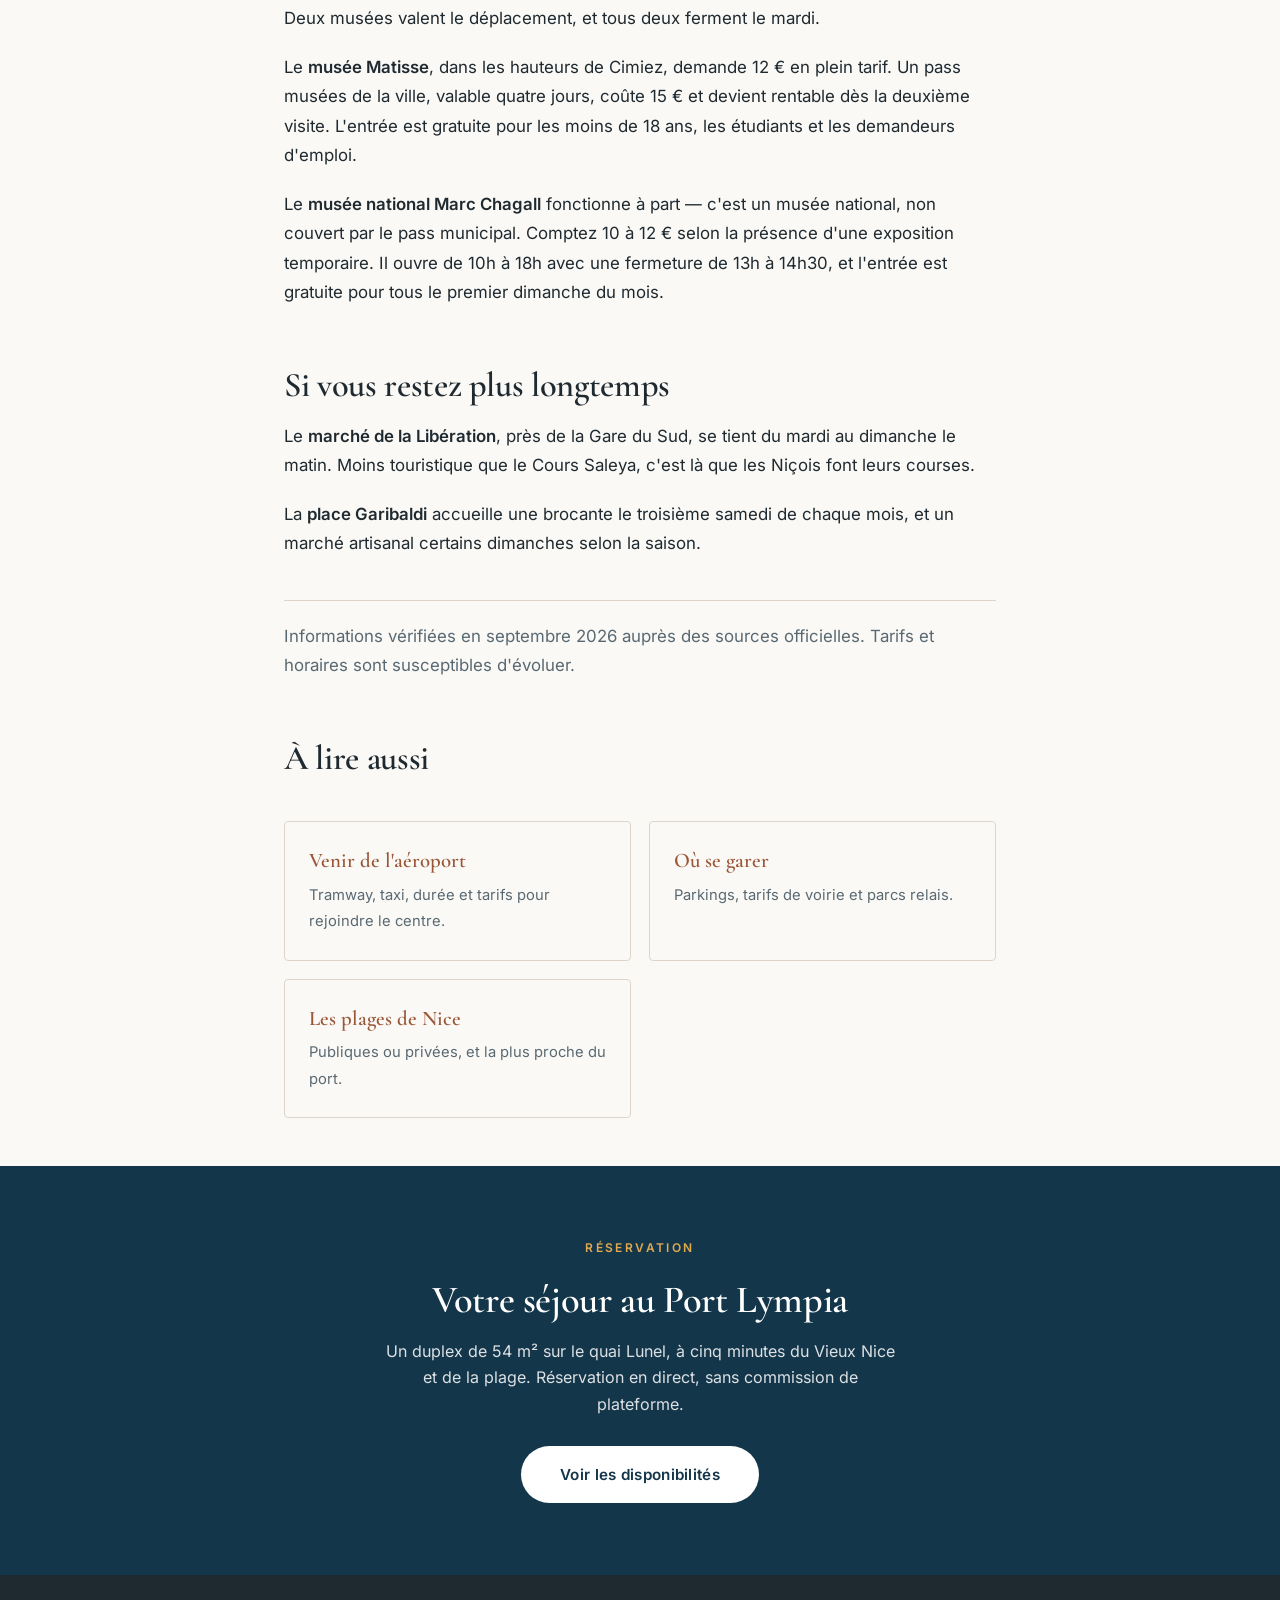
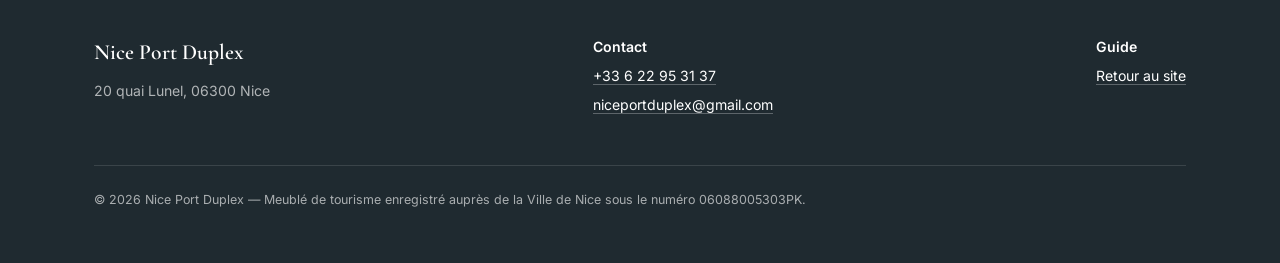
<file: week-end-a-nice/index.html>
<!DOCTYPE html>
<html lang="fr">
<head>
<meta charset="utf-8">
<meta name="viewport" content="width=device-width, initial-scale=1">

<title>Un week-end à Nice : que voir et que faire en deux jours — Nice Port Duplex</title>
<meta name="description" content="Deux jours à Nice : Vieux Nice et Cours Saleya, colline du Château, Promenade des Anglais, musées et marchés, avec jours d'ouverture et tarifs.">
<link rel="canonical" href="https://niceportduplex.com/week-end-a-nice/">
<link rel="alternate" hreflang="fr" href="https://niceportduplex.com/week-end-a-nice/">
<link rel="alternate" hreflang="en" href="https://niceportduplex.com/en/weekend-in-nice/">
<link rel="alternate" hreflang="x-default" href="https://niceportduplex.com/week-end-a-nice/">
<meta name="robots" content="index, follow">
<meta name="theme-color" content="#fbf9f6">

<meta property="og:type" content="article">
<meta property="og:locale" content="fr_FR">
<meta property="og:site_name" content="Nice Port Duplex">
<meta property="og:url" content="https://niceportduplex.com/week-end-a-nice/">
<meta property="og:title" content="Un week-end à Nice, sans courir">
<meta property="og:description" content="Deux jours à Nice : Vieux Nice et Cours Saleya, colline du Château, Promenade des Anglais, musées et marchés, avec jours d'ouverture et tarifs.">
<meta property="og:image" content="https://niceportduplex.com/images/opt/hero-1280.jpg">
<meta name="twitter:card" content="summary_large_image">

<link rel="preload" as="font" type="font/woff2" crossorigin href="../fonts/cormorant-600.woff2">
<link rel="preload" as="font" type="font/woff2" crossorigin href="../fonts/inter-400.woff2">
<link rel="preload" as="font" type="font/woff2" crossorigin href="../fonts/inter-600.woff2">
<link rel="preload" as="font" type="font/woff2" crossorigin href="../fonts/cormorant-400-italic.woff2">
<link rel="icon" href="../images/favicon.png">
<!-- styles:debut -->
<style>/* Polices servies depuis le domaine : aucune requête vers un tiers. */
@font-face{font-family:'Inter';font-style:normal;font-weight:400;font-display:swap;
  src:url('../fonts/inter-400.woff2') format('woff2')}
@font-face{font-family:'Inter';font-style:normal;font-weight:600;font-display:swap;
  src:url('../fonts/inter-600.woff2') format('woff2')}
@font-face{font-family:'Cormorant Garamond';font-style:normal;font-weight:600;font-display:swap;
  src:url('../fonts/cormorant-600.woff2') format('woff2')}
@font-face{font-family:'Cormorant Garamond';font-style:italic;font-weight:400;font-display:swap;
  src:url('../fonts/cormorant-400-italic.woff2') format('woff2')}

/* ════════════════════════════════════════════════════════
   Nice Port Duplex — feuille de style partagée
   Utilisée par index.html (FR) et en/index.html (EN)
   ════════════════════════════════════════════════════════ */

:root{
  --terracotta:#ae623f;        /* fond de bouton, blanc lisible dessus */
  --terracotta-ink:#9a5738;    /* terracotta en texte sur fond clair */
  --gold:#e0a94e;
  --sea:#397aa3;
  --deep:#14364a;
  --cream:#ede8e1;
  --ivory:#fbf9f6;
  --ink:#1f2a30;
  --muted:#596972;
  --line:#ddd5ca;
  --max:1140px;
}
*{box-sizing:border-box;margin:0;padding:0}
html{scroll-behavior:smooth}
body{
  font-family:'Inter',system-ui,sans-serif;
  color:var(--ink);background:var(--ivory);
  line-height:1.65;-webkit-font-smoothing:antialiased;
}
h1,h2,h3{font-family:'Cormorant Garamond',Georgia,serif;font-weight:600;line-height:1.12;letter-spacing:-.01em}
h1{font-size:clamp(2.8rem,7.5vw,5.2rem)}
h2{font-size:clamp(2rem,4.5vw,3.1rem);margin-bottom:.55em}
h3{font-size:1.3rem;margin-bottom:.35em}
p{margin-bottom:1em}
a{color:inherit}
img{display:block;width:100%;height:100%;object-fit:cover}
.frame img,.gallery img,.hero-img img,.bookhero img{background:var(--cream)}
.wrap{max-width:var(--max);margin:0 auto;padding:0 24px}
section{padding:clamp(64px,9vw,118px) 0}
.eyebrow{font-size:.75rem;letter-spacing:.2em;text-transform:uppercase;color:var(--terracotta-ink);font-weight:600;margin-bottom:1.3em}
.lead{font-size:1.15rem;color:var(--muted);max-width:62ch}
.center{text-align:center}
.center .lead{margin-left:auto;margin-right:auto}

/* ── Boutons ── */
.btn{
  display:inline-block;padding:15px 38px;border-radius:999px;
  font-size:.95rem;font-weight:600;letter-spacing:.02em;
  text-decoration:none;transition:.25s;border:1px solid transparent;cursor:pointer;
}
.btn-primary{background:var(--terracotta);color:#fff}
.btn-primary:hover{background:#94512f}
.btn-gold{background:var(--gold);color:var(--deep)}
.btn-gold:hover{background:#cb9640;color:var(--deep)}
.btn-light{background:#fff;color:var(--deep)}
.btn-light:hover{background:var(--gold);color:var(--deep)}

/* ── En-tête ── */
header{position:absolute;top:0;left:0;right:0;z-index:50}
.nav{display:flex;align-items:center;justify-content:space-between;height:86px}
.brand{font-family:'Cormorant Garamond',serif;font-weight:600;font-size:1.55rem;color:#fff;text-decoration:none;letter-spacing:.01em;text-shadow:0 1px 12px rgba(0,0,0,.3)}
.nav-right{display:flex;align-items:center;gap:26px}
.nav-right a{color:#fff;font-size:.9rem;text-decoration:none;text-shadow:0 1px 12px rgba(0,0,0,.3)}
.nav-right a.btn-gold{color:var(--deep);text-shadow:none}
.nav-right .btn{padding:11px 28px;font-size:.9rem}
.lang{display:flex;gap:8px;align-items:center;font-size:.88rem;color:#fff}
.lang a{opacity:.82}
.lang a:hover{opacity:1}
.lang a[aria-current="true"]{opacity:1;font-weight:600;border-bottom:1px solid var(--gold)}
@media(max-width:760px){
  .nav-right a.hide-sm{display:none}
  .nav{height:72px}
  .brand{font-size:1.15rem}
  .nav-right{gap:12px}
  .nav-right .btn{padding:10px 18px;font-size:.85rem}
}
@media(max-width:400px){
  .brand{font-size:1rem}
  .lang{font-size:.8rem}
  .nav-right .btn{padding:10px 14px}
}
/* Zones tactiles confortables sur écran tactile */
@media(pointer:coarse){
  .nav-right a,.lang a,.bookfoot a,footer a{min-height:44px;display:inline-flex;align-items:center}
  .lang a{padding:0 10px}
  .nav-right{gap:14px}
  summary{min-height:44px;align-items:center}
  .btn{padding:16px 34px}
}

/* ── Hero ── */
.hero{position:relative;min-height:clamp(540px,88vh,780px);display:flex;align-items:center;justify-content:center;background:var(--deep);text-align:center}
.hero-img{position:absolute;inset:0}
.hero::after{content:"";position:absolute;inset:0;background:linear-gradient(to bottom,rgba(20,54,74,.58) 0%,rgba(20,54,74,.34) 45%,rgba(20,54,74,.66) 100%)}
.hero .wrap{position:relative;z-index:2;color:#fff;padding-top:60px}
.hero .eyebrow{color:#fff;opacity:1;letter-spacing:.24em}
.hero h1{margin-bottom:.3em;text-shadow:0 2px 30px rgba(0,0,0,.35)}
.hero .tagline{font-family:'Cormorant Garamond',serif;font-style:italic;font-size:clamp(1.25rem,2.6vw,1.75rem);max-width:30ch;margin:0 auto 2em;color:rgba(255,255,255,.95);text-shadow:0 1px 16px rgba(0,0,0,.3);line-height:1.4}

/* ── Bandeau équipements ── */
.strip{background:var(--cream);padding:clamp(44px,5vw,64px) 0}
.strip-grid{display:grid;grid-template-columns:repeat(8,1fr);gap:20px;text-align:center}
@media(max-width:1000px){.strip-grid{grid-template-columns:repeat(4,1fr);gap:30px 16px}}
@media(max-width:540px){.strip-grid{grid-template-columns:repeat(2,1fr)}}
.strip-grid i{display:flex;align-items:center;justify-content:center;width:62px;height:62px;margin:0 auto 12px;background:#fff;border-radius:50%}
.strip-grid svg{width:26px;height:26px;stroke:var(--sea);fill:none;stroke-width:1.6;stroke-linecap:round;stroke-linejoin:round}
.strip-grid b{display:block;font-size:.95rem;font-weight:600}
.strip-grid span{display:block;font-size:.82rem;color:var(--muted)}

/* ── Grilles ── */
.two{display:grid;grid-template-columns:1.05fr .95fr;gap:clamp(40px,6vw,82px);align-items:center}
@media(max-width:860px){.two{grid-template-columns:1fr}}
.frame{aspect-ratio:1/1;background:var(--cream);overflow:hidden;border-radius:3px}

.gallery{display:grid;grid-template-columns:repeat(3,1fr);gap:12px;margin-top:52px}
.gallery div{aspect-ratio:1;background:var(--cream);overflow:hidden;border-radius:3px}
.gallery div:first-child{grid-column:span 2;grid-row:span 2;aspect-ratio:auto}
@media(max-width:700px){
  .gallery{grid-template-columns:repeat(2,1fr)}
  .gallery div:first-child{grid-column:span 2;grid-row:auto;aspect-ratio:4/3}
}

/* ── Équipements détaillés ── */
.amenities{display:grid;grid-template-columns:repeat(3,1fr);gap:1px;background:var(--line);border:1px solid var(--line);margin-top:44px;border-radius:3px;overflow:hidden}
.amenities li{list-style:none;background:var(--ivory);padding:24px 26px;font-size:.92rem}
@media(max-width:860px){.amenities{grid-template-columns:repeat(2,1fr)}}
@media(max-width:520px){.amenities{grid-template-columns:1fr}}
.amenities strong{display:block;font-size:.72rem;letter-spacing:.14em;text-transform:uppercase;color:var(--terracotta-ink);margin-bottom:7px;font-weight:600}

/* ── Emplacement ── */
.band{background:var(--cream)}
.distances{display:grid;grid-template-columns:repeat(auto-fit,minmax(170px,1fr));gap:36px;margin-top:52px}
.distances div{border-top:2px solid var(--terracotta);padding-top:18px}
.distances b{font-family:'Cormorant Garamond',serif;font-size:2.5rem;font-weight:600;display:block;line-height:1;margin-bottom:6px}
.distances span{font-size:.9rem;color:var(--muted)}

/* ── Réservation ── */
.booking{background:var(--deep);color:#fff;text-align:center}
.booking h2{color:#fff}
.booking .lead{color:rgba(255,255,255,.8);margin:0 auto 12px}
.perks{display:flex;justify-content:center;flex-wrap:wrap;gap:14px 42px;margin:38px 0 42px;font-size:.92rem;color:rgba(255,255,255,.88)}
.perks span::before{content:"✓";color:var(--gold);font-weight:600;margin-right:10px}
.booking .btn{padding:18px 48px;font-size:1rem}
.booking small{display:block;margin-top:20px;font-size:.8rem;color:rgba(255,255,255,.72)}

/* ── Page de réservation ── */
.bookbar{position:sticky;top:0;z-index:60;background:var(--ivory);border-bottom:1px solid var(--line)}
.bookbar .nav{height:64px}
.bookbar .brand{color:var(--ink);text-shadow:none;font-size:1.35rem;font-weight:600}
.bookbar .nav-right a{color:var(--muted);text-shadow:none}
.bookbar .nav-right a:hover{color:var(--terracotta-ink)}
.bookhero{position:relative;height:clamp(140px,20vw,210px);display:flex;align-items:center;justify-content:center;text-align:center;overflow:hidden;background:var(--deep)}
.bookhero img{position:absolute;inset:0;width:100%;height:100%;object-fit:cover;object-position:center 64%}
.bookhero::after{content:"";position:absolute;inset:0;background:linear-gradient(to bottom,rgba(20,54,74,.45),rgba(20,54,74,.68))}
.bookhero .wrap{position:relative;z-index:2;color:#fff}
.bookhero .eyebrow{color:#fff;opacity:1;margin-bottom:.55em}
.bookhero h1{font-size:clamp(1.75rem,3.8vw,2.7rem);margin:0;text-shadow:0 2px 22px rgba(0,0,0,.35)}
.bookintro{text-align:center;padding:clamp(26px,3.5vw,40px) 0 clamp(22px,2.6vw,32px)}
.bookintro .perks{margin:20px 0 0;color:var(--muted)}
.bookintro .perks span::before{color:var(--terracotta)}
.engine-full{width:100%;background:#fff;border-top:1px solid var(--line)}
.engine-full iframe{width:100%;border:0;display:block;height:4000px}
@media(max-width:700px){.engine-full iframe{height:4900px}}
.bookfoot{text-align:center;padding:40px 0 64px;font-size:.88rem;color:var(--muted)}
.bookfoot a{color:var(--terracotta-ink)}
.engine-note{display:block;margin-top:22px;font-size:.8rem;color:rgba(255,255,255,.72)}

/* ── FAQ ── */
details{border-bottom:1px solid var(--line);padding:22px 0}
summary{cursor:pointer;font-weight:600;font-size:1.02rem;list-style:none;display:flex;justify-content:space-between;gap:20px}
summary::-webkit-details-marker{display:none}
summary::after{content:"+";color:var(--terracotta-ink);font-size:1.5rem;line-height:1;transition:.2s}
details[open] summary::after{transform:rotate(45deg)}
details p{margin:14px 0 0;color:var(--muted);max-width:72ch}

/* ── Carte ── */
.map-block{padding-bottom:0}
.map-head{display:flex;justify-content:space-between;align-items:flex-end;flex-wrap:wrap;gap:20px;margin-bottom:34px}
.map-head address{font-style:normal;font-size:1.05rem;color:var(--muted);line-height:1.5}
.map-head address b{display:block;color:var(--ink);font-weight:600}
.map-frame{position:relative;height:clamp(300px,42vw,460px);background:var(--cream);overflow:hidden}
.map-frame iframe{width:100%;height:100%;border:0;display:block;filter:saturate(.85)}
.map-placeholder{width:100%;height:100%;display:flex;flex-direction:column;align-items:center;
  justify-content:center;gap:16px;text-align:center;padding:24px;background:var(--cream)}
.map-placeholder p{margin:0;max-width:44ch;font-size:.9rem;color:var(--muted)}
.map-placeholder button{font:inherit;font-size:.9rem;font-weight:600;border-radius:999px;
  padding:14px 30px;min-height:44px;border:1px solid var(--deep);background:var(--deep);
  color:#fff;cursor:pointer}
.map-placeholder button:hover{background:var(--terracotta);border-color:var(--terracotta)}

/* ── Pied de page ── */
footer{background:var(--ink);color:rgba(255,255,255,.65);padding:60px 0 40px;font-size:.88rem}
footer a{color:#fff;text-decoration:none;border-bottom:1px solid rgba(255,255,255,.28)}
.foot{display:flex;justify-content:space-between;flex-wrap:wrap;gap:30px}
.foot p{margin-bottom:.4em}
.foot strong{color:#fff;font-weight:600}
.legal{margin-top:44px;padding-top:24px;border-top:1px solid rgba(255,255,255,.12);font-size:.78rem;color:rgba(255,255,255,.62)}

/* ── Pages guide ── */
.article{max-width:760px;margin:0 auto;padding:clamp(40px,5vw,64px) 24px clamp(30px,4vw,48px)}
.article p{font-size:1.05rem;line-height:1.75;margin-bottom:1.15em}
.article h2{font-size:clamp(1.6rem,3.2vw,2.15rem);margin:1.7em 0 .5em}
.article h2:first-of-type{margin-top:.3em}
.article h3{font-size:1.15rem;font-weight:600;font-family:'Inter',sans-serif;margin:1.6em 0 .4em}
.article ul{margin:0 0 1.3em 1.1em}
.article li{margin-bottom:.5em;line-height:1.7}
.article a{color:var(--terracotta-ink);text-underline-offset:3px}
.article .chapeau{font-size:1.18rem;line-height:1.65;color:var(--muted);margin-bottom:1.8em}
.encadre{background:var(--cream);border-left:3px solid var(--terracotta);padding:20px 24px;margin:1.8em 0;border-radius:0 3px 3px 0}
.encadre p{margin:0;font-size:.97rem;line-height:1.65}
.encadre p+p{margin-top:.7em}
.article table{width:100%;border-collapse:collapse;margin:1.5em 0;font-size:.95rem}
.article th,.article td{text-align:left;padding:11px 14px;border-bottom:1px solid var(--line)}
.article th{font-weight:600;font-size:.78rem;letter-spacing:.08em;text-transform:uppercase;color:var(--terracotta-ink)}
.maj{display:block;margin-top:2.5em;padding-top:1.2em;border-top:1px solid var(--line);font-size:.85rem;color:var(--muted)}

/* Appel à la réservation en fin de guide */
.cta-guide{background:var(--deep);color:#fff;text-align:center;padding:clamp(48px,6vw,72px) 24px}
.cta-guide h2{color:#fff;margin-bottom:.4em;font-size:clamp(1.7rem,3.4vw,2.4rem)}
.cta-guide p{max-width:52ch;margin:0 auto 1.8em;color:rgba(255,255,255,.85)}

/* Liste des guides sur la page d'accueil */
.guides{display:grid;grid-template-columns:repeat(auto-fit,minmax(240px,1fr));gap:18px;margin-top:44px}
.guides a{display:block;padding:26px 24px;background:var(--ivory);border:1px solid var(--line);
  border-radius:4px;text-decoration:none;transition:.2s}
.guides a:hover{border-color:var(--terracotta);transform:translateY(-2px)}
.guides b{display:block;font-family:'Cormorant Garamond',serif;font-weight:600;font-size:1.3rem;margin-bottom:.3em;line-height:1.25}
.guides span{font-size:.92rem;color:var(--muted);line-height:1.6}

/* ── Bandeau de consentement ── */
.cookie-bar{position:fixed;left:16px;right:16px;bottom:16px;z-index:200;max-width:660px;margin:0 auto;
  background:var(--deep);color:#fff;border-radius:6px;padding:20px 22px;
  box-shadow:0 18px 50px rgba(0,0,0,.3);display:none;gap:18px;align-items:center;flex-wrap:wrap}
.cookie-bar[data-open="1"]{display:flex}
.cookie-bar p{margin:0;flex:1 1 280px;font-size:.88rem;line-height:1.55;color:rgba(255,255,255,.88)}
.cookie-bar .actions{display:flex;gap:10px;flex-wrap:wrap}
.cookie-bar button{font:inherit;font-size:.85rem;font-weight:600;border-radius:999px;
  padding:11px 22px;border:1px solid rgba(255,255,255,.45);background:none;color:#fff;cursor:pointer;min-height:44px}
.cookie-bar button:hover{border-color:#fff}
.cookie-bar button.ok{background:var(--gold);border-color:var(--gold);color:var(--deep)}
.cookie-bar button.ok:hover{background:#cb9640}
@media(max-width:560px){.cookie-bar .actions{width:100%}.cookie-bar button{flex:1}}</style>
<!-- styles:fin -->
</head>
<body>

<div class="bookbar">
  <nav class="wrap nav">
    <a href="/" class="brand">Nice&nbsp;Port&nbsp;Duplex</a>
    <div class="nav-right">
      <a href="/">← Retour au site</a>
    </div>
  </nav>
</div>

<main id="contenu">

<div class="bookhero">
  <picture><source type="image/webp" srcset="../images/opt/hero-640.webp 640w, ../images/opt/hero-1100.webp 1100w, ../images/opt/hero-1400.webp 1400w" sizes="100vw"><img src="../images/opt/hero-760.jpg" alt="Le port historique de Nice" width="1920" height="1088" fetchpriority="high"></picture>
  <div class="wrap">
    <p class="eyebrow">Guide</p>
    <h1>Un week-end à Nice, sans courir</h1>
  </div>
</div>

<article class="article">
  <p class="chapeau">Nice se visite à pied. En deux jours on fait le tour de l'essentiel sans se presser, à condition de connaître les jours de fermeture — ils réservent quelques mauvaises surprises.</p>

<h2>Samedi matin : le Vieux Nice</h2>

<p>Commencez par le <strong>Cours Saleya</strong>. Le marché aux fleurs s'y tient du mardi au dimanche — il est fermé le lundi, c'est la première chose à retenir. Le lundi, la place change de visage : environ cent quatre-vingts antiquaires et brocanteurs s'y installent de 7h à 18h.</p>

<p>Autour, les ruelles du Vieux Nice se parcourent sans plan. C'est le meilleur endroit pour goûter les spécialités locales : la <strong>socca</strong>, cette galette de pois chiches cuite au feu de bois, la <strong>pissaladière</strong> aux oignons et aux anchois, la tourte de blettes.</p>

<div class="encadre">
<p><strong>Chez Thérésa</strong>, 28 rue Droite, cuit sa socca dans un four à bois de 1867 et sert depuis 1925. Ouvert du mardi au dimanche, de 9h30 à 15h.</p>
<p>Côté port, <strong>Chez Pipo</strong>, 13 rue Bavastro, est une institution pour la socca et la pissaladière. Du mercredi au dimanche, de 11h30 à 14h30 et de 17h30 à 22h.</p>
</div>

<h2>Samedi après-midi : la colline du Château</h2>

<p>La colline domine la ville et sépare le Vieux Nice du port. Le panorama sur la baie des Anges d'un côté et sur le Port Lympia de l'autre est le plus beau de Nice, et l'accès au parc est libre et gratuit.</p>

<p>Le parc ouvre à 8h30 et ferme à 20h d'avril à octobre, à 18h le reste de l'année. On y monte à pied par les escaliers depuis le Vieux Nice ou depuis le port. Un ascenseur part de la rue des Ponchettes — en principe gratuit, mais son fonctionnement peut être interrompu pour maintenance, vérifiez sur place.</p>

<h2>Dimanche matin : la Promenade des Anglais</h2>

<p>Sept kilomètres le long de la baie, à faire à pied ou à vélo, tôt de préférence. Les plages qui la bordent sont de galets — c'est la nature du rivage niçois, pas un défaut d'entretien.</p>

<p>Le dimanche, le stationnement en surface est gratuit dans toute la ville : c'est le jour où venir en voiture ne coûte rien.</p>

<h2>Dimanche après-midi : les musées</h2>

<p>Deux musées valent le déplacement, et tous deux ferment le mardi.</p>

<p>Le <strong>musée Matisse</strong>, dans les hauteurs de Cimiez, demande 12 € en plein tarif. Un pass musées de la ville, valable quatre jours, coûte 15 € et devient rentable dès la deuxième visite. L'entrée est gratuite pour les moins de 18 ans, les étudiants et les demandeurs d'emploi.</p>

<p>Le <strong>musée national Marc Chagall</strong> fonctionne à part — c'est un musée national, non couvert par le pass municipal. Comptez 10 à 12 € selon la présence d'une exposition temporaire. Il ouvre de 10h à 18h avec une fermeture de 13h à 14h30, et l'entrée est gratuite pour tous le premier dimanche du mois.</p>

<h2>Si vous restez plus longtemps</h2>

<p>Le <strong>marché de la Libération</strong>, près de la Gare du Sud, se tient du mardi au dimanche le matin. Moins touristique que le Cours Saleya, c'est là que les Niçois font leurs courses.</p>

<p>La <strong>place Garibaldi</strong> accueille une brocante le troisième samedi de chaque mois, et un marché artisanal certains dimanches selon la saison.</p>
  <p class="maj">Informations vérifiées en septembre 2026 auprès des sources officielles. Tarifs et horaires sont susceptibles d'évoluer.</p>

  <h2>À lire aussi</h2>
  <div class="guides">
    <a href="/aeroport-nice/"><b>Venir de l'aéroport</b><span>Tramway, taxi, durée et tarifs pour rejoindre le centre.</span></a>
    <a href="/se-garer-a-nice/"><b>Où se garer</b><span>Parkings, tarifs de voirie et parcs relais.</span></a>
    <a href="/plages-de-nice/"><b>Les plages de Nice</b><span>Publiques ou privées, et la plus proche du port.</span></a>
  </div>
</article>

</main>

<div class="cta-guide">
  <p class="eyebrow" style="color:var(--gold)">Réservation</p>
  <h2>Votre séjour au Port Lympia</h2>
  <p>Un duplex de 54 m² sur le quai Lunel, à cinq minutes du Vieux Nice et de la plage. Réservation en direct, sans commission de plateforme.</p>
  <a href="/reserver/" class="btn btn-light">Voir les disponibilités</a>
</div>

<footer>
  <div class="wrap">
    <div class="foot">
      <div>
        <p style="font-family:'Cormorant Garamond',serif;font-weight:600;font-size:1.35rem;color:#fff">Nice Port Duplex</p>
        <p>20 quai Lunel, 06300 Nice</p>
      </div>
      <div>
        <p><strong>Contact</strong></p>
        <p><a href="tel:+33622953137">+33 6 22 95 31 37</a></p>
        <p><a href="mailto:niceportduplex@gmail.com">niceportduplex@gmail.com</a></p>
      </div>
      <div>
        <p><strong>Guide</strong></p>
        <p><a href="/">Retour au site</a></p>
      </div>
    </div>
    <p class="legal">© 2026 Nice Port Duplex — Meublé de tourisme enregistré auprès de la Ville de Nice sous le numéro 06088005303PK.</p>
  </div>
</footer>

<script type="application/ld+json">
{
  "@context": "https://schema.org",
  "@type": "Article",
  "headline": "Un week-end à Nice, sans courir",
  "description": "Deux jours à Nice : Vieux Nice et Cours Saleya, colline du Château, Promenade des Anglais, musées et marchés, avec jours d'ouverture et tarifs.",
  "inLanguage": "fr-FR",
  "mainEntityOfPage": {
    "@type": "WebPage",
    "@id": "https://niceportduplex.com/week-end-a-nice/"
  },
  "image": "https://niceportduplex.com/images/opt/hero-1280.jpg",
  "datePublished": "2026-09-29",
  "dateModified": "2026-09-29",
  "author": {
    "@type": "Organization",
    "name": "Nice Port Duplex",
    "url": "https://niceportduplex.com/"
  },
  "publisher": {
    "@type": "Organization",
    "name": "Nice Port Duplex",
    "url": "https://niceportduplex.com/"
  }
}
</script>

<!-- analytics:debut -->
<!-- Bandeau de consentement : Google Analytics ne se charge qu'après accord. -->
<div class="cookie-bar" id="cookie-bar" role="region" aria-label="Consentement aux cookies de mesure d'audience">
  <p id="cookie-text">Nous utilisons un outil de mesure d'audience pour comprendre comment le site est consulté. Aucune donnée n'est utilisée à des fins publicitaires.</p>
  <div class="actions">
    <button type="button" id="cookie-no">Refuser</button>
    <button type="button" class="ok" id="cookie-yes">Accepter</button>
  </div>
</div>
<script>
function npdConsent() {
  var ID = 'G-PHCLXYTM1L', KEY = 'npd-consent', bar = document.getElementById('cookie-bar');

  function memoire(action, valeur) {
    try { return action === 'lire' ? localStorage.getItem(KEY) : localStorage.setItem(KEY, valeur); }
    catch (e) { return null; }
  }

  function demarrerMesure() {
    if (window.gtagCharge) return;
    window.gtagCharge = true;
    var s = document.createElement('script');
    s.async = true;
    s.src = 'https://www.googletagmanager.com/gtag/js?id=' + ID;
    document.head.appendChild(s);
    window.dataLayer = window.dataLayer || [];
    window.gtag = function () { window.dataLayer.push(arguments); };
    gtag('js', new Date());
    gtag('config', ID, { anonymize_ip: true });
  }

  var choix = memoire('lire');
  if (choix === 'oui') demarrerMesure();
  else if (choix !== 'non' && bar) bar.setAttribute('data-open', '1');

  if (bar) {
    document.getElementById('cookie-yes').addEventListener('click', function () {
      memoire('ecrire', 'oui'); bar.removeAttribute('data-open'); demarrerMesure();
    });
    document.getElementById('cookie-no').addEventListener('click', function () {
      memoire('ecrire', 'non'); bar.removeAttribute('data-open');
    });
  }
}
// différé : évite de forcer un recalcul de mise en page pendant le rendu
if ('requestIdleCallback' in window) requestIdleCallback(npdConsent, { timeout: 1800 });
else setTimeout(npdConsent, 900);
</script>
<!-- analytics:fin -->
</body>
</html>
</file>
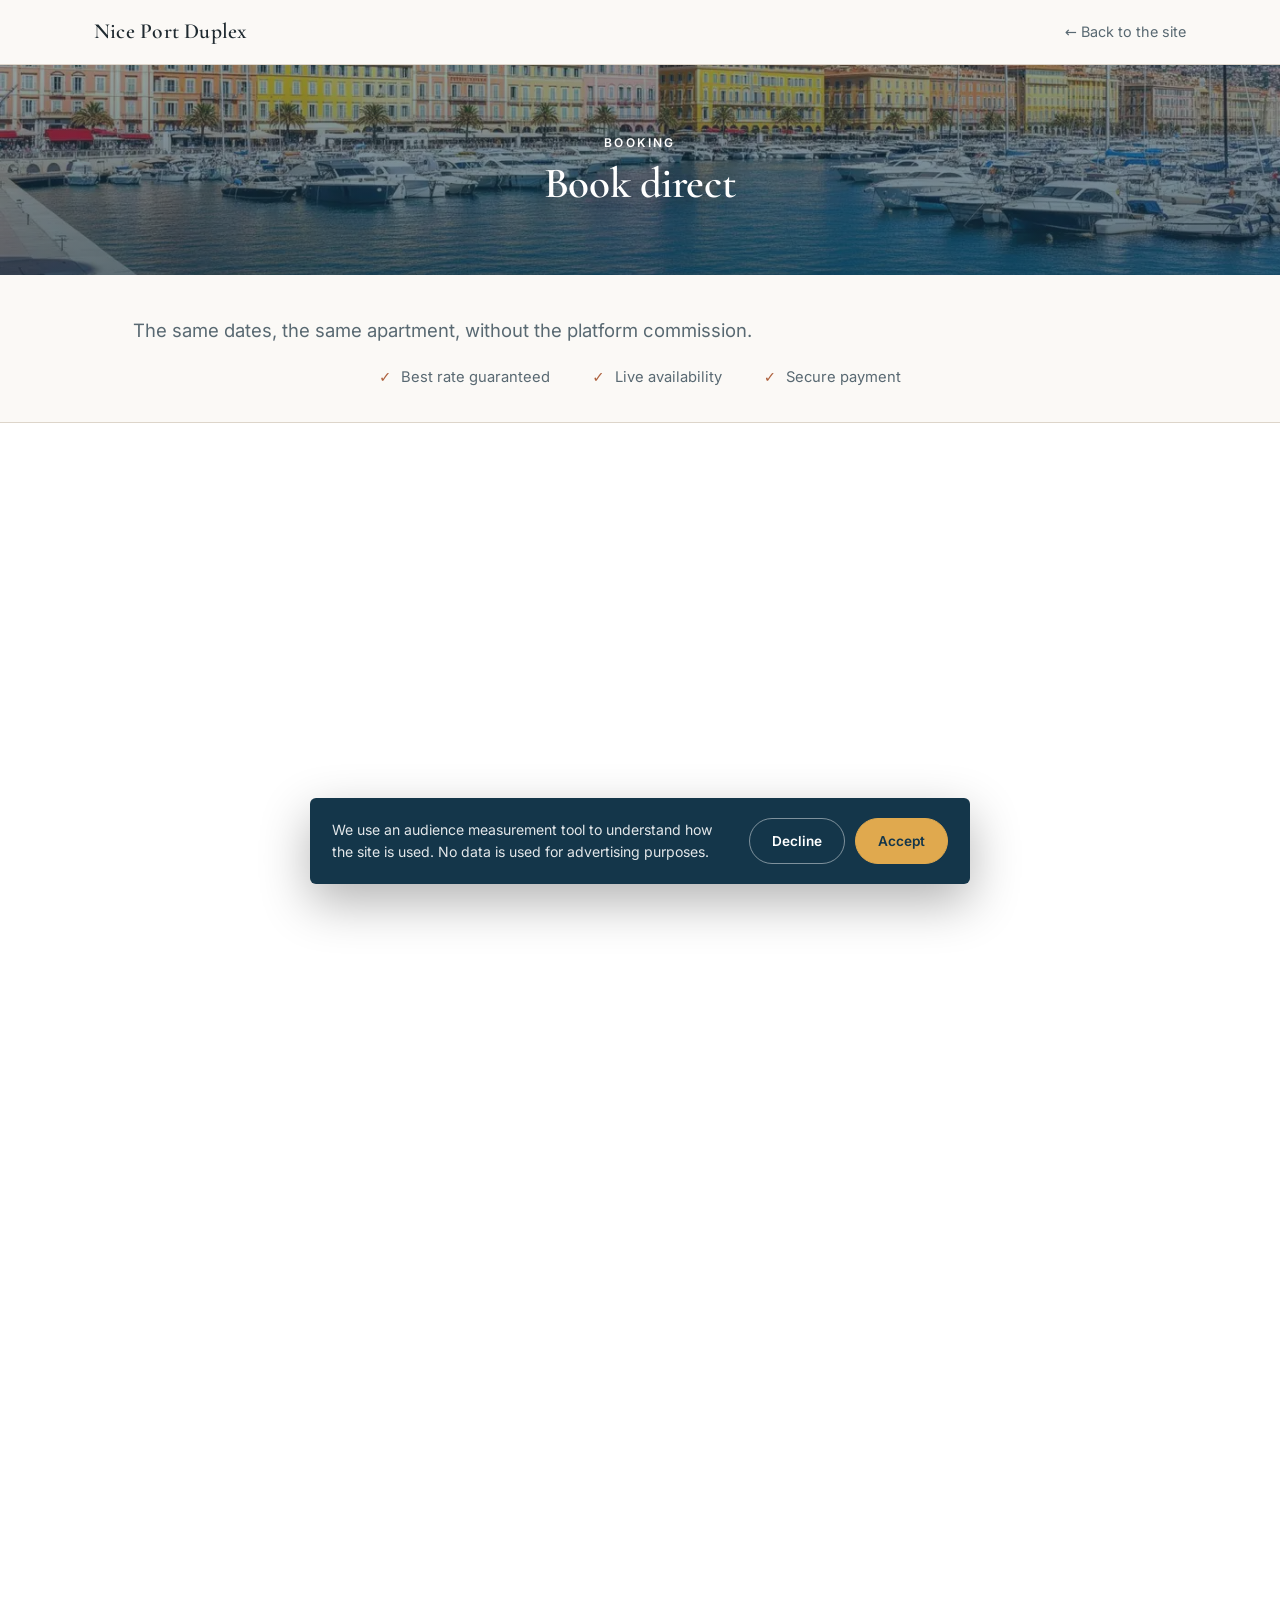
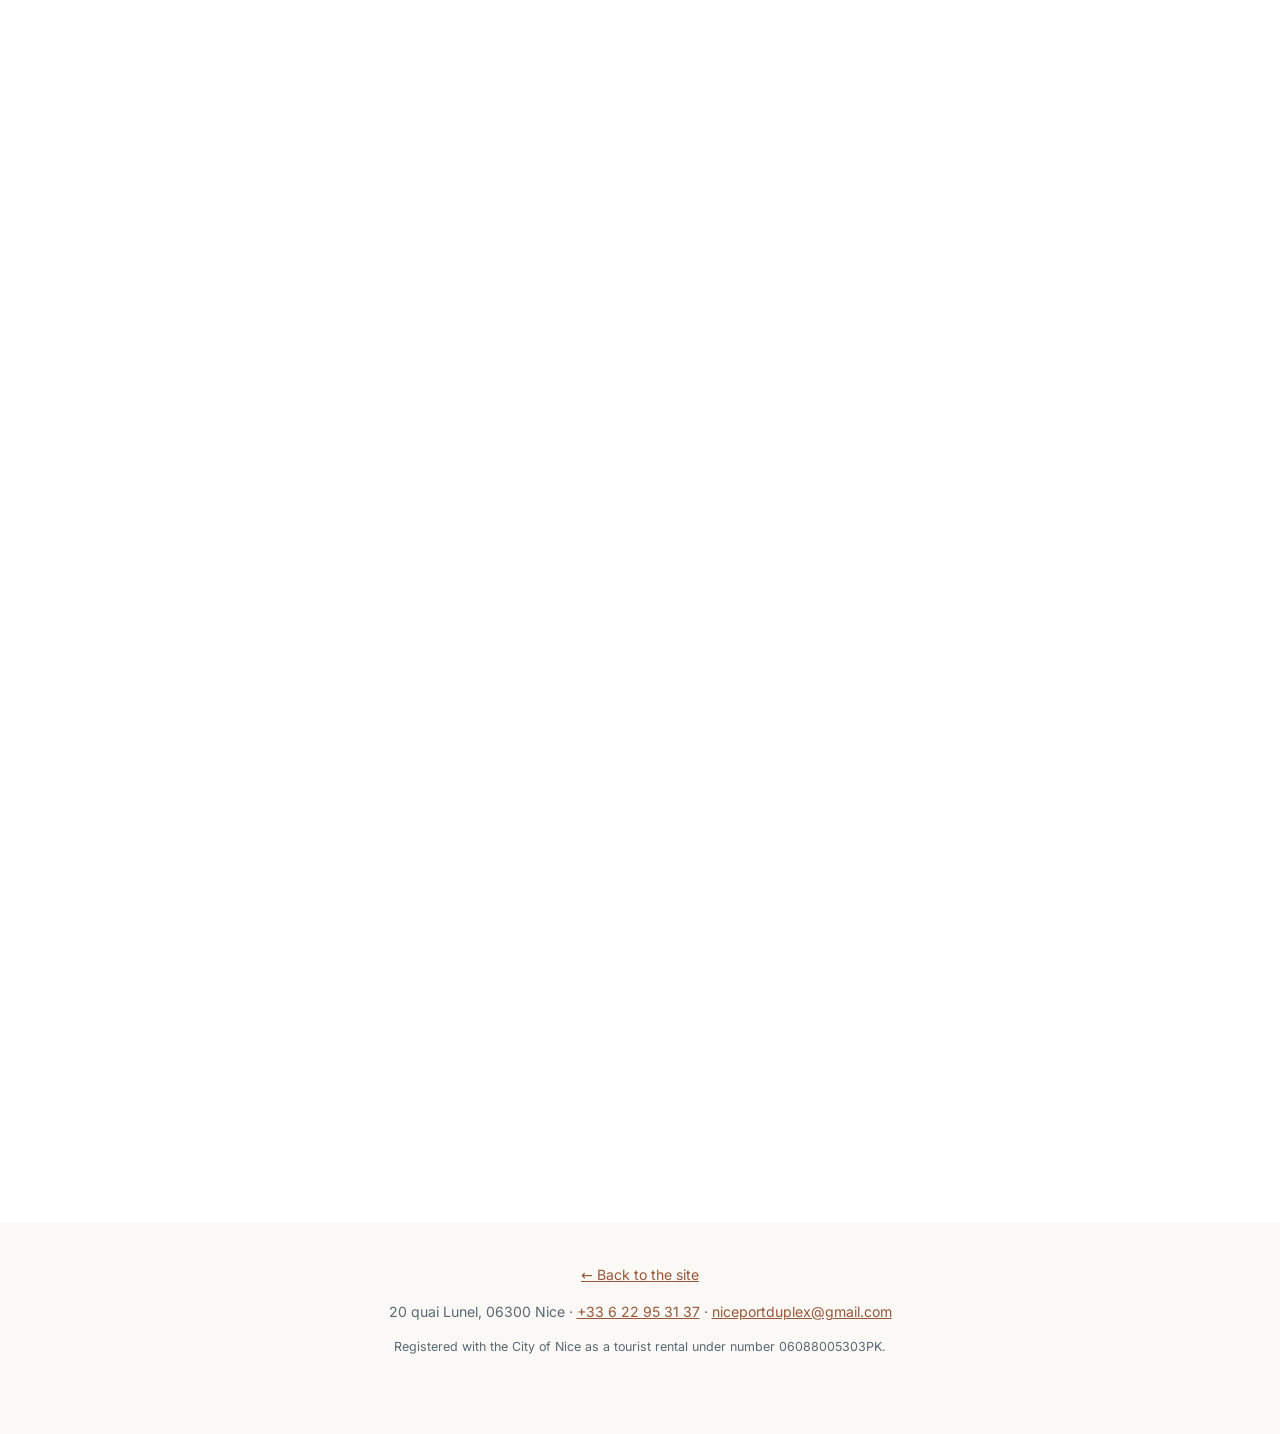
<file: en/book/index.html>
<!DOCTYPE html>
<html lang="en">
<head>
<meta charset="utf-8">
<meta name="viewport" content="width=device-width, initial-scale=1">
<title>Book — Nice Port Duplex</title>
<meta name="description" content="Live availability calendar and direct booking for the duplex on the port of Nice, without platform commission.">
<link rel="canonical" href="https://niceportduplex.com/en/book/">
<link rel="alternate" hreflang="fr" href="https://niceportduplex.com/reserver/">
<link rel="alternate" hreflang="en" href="https://niceportduplex.com/en/book/">
<meta name="robots" content="noindex, follow">
<meta name="theme-color" content="#fbf9f6">
<link rel="icon" href="../../images/favicon.png">
<link rel="preload" as="font" type="font/woff2" crossorigin href="../../fonts/cormorant-600.woff2">
<link rel="preload" as="font" type="font/woff2" crossorigin href="../../fonts/inter-400.woff2">
<link rel="preload" as="font" type="font/woff2" crossorigin href="../../fonts/inter-600.woff2">
<link rel="preload" as="font" type="font/woff2" crossorigin href="../../fonts/cormorant-400-italic.woff2">
<!-- styles:debut -->
<style>/* Polices servies depuis le domaine : aucune requête vers un tiers. */
@font-face{font-family:'Inter';font-style:normal;font-weight:400;font-display:swap;
  src:url('../../fonts/inter-400.woff2') format('woff2')}
@font-face{font-family:'Inter';font-style:normal;font-weight:600;font-display:swap;
  src:url('../../fonts/inter-600.woff2') format('woff2')}
@font-face{font-family:'Cormorant Garamond';font-style:normal;font-weight:600;font-display:swap;
  src:url('../../fonts/cormorant-600.woff2') format('woff2')}
@font-face{font-family:'Cormorant Garamond';font-style:italic;font-weight:400;font-display:swap;
  src:url('../../fonts/cormorant-400-italic.woff2') format('woff2')}

/* ════════════════════════════════════════════════════════
   Nice Port Duplex — feuille de style partagée
   Utilisée par index.html (FR) et en/index.html (EN)
   ════════════════════════════════════════════════════════ */

:root{
  --terracotta:#ae623f;        /* fond de bouton, blanc lisible dessus */
  --terracotta-ink:#9a5738;    /* terracotta en texte sur fond clair */
  --gold:#e0a94e;
  --sea:#397aa3;
  --deep:#14364a;
  --cream:#ede8e1;
  --ivory:#fbf9f6;
  --ink:#1f2a30;
  --muted:#596972;
  --line:#ddd5ca;
  --max:1140px;
}
*{box-sizing:border-box;margin:0;padding:0}
html{scroll-behavior:smooth}
body{
  font-family:'Inter',system-ui,sans-serif;
  color:var(--ink);background:var(--ivory);
  line-height:1.65;-webkit-font-smoothing:antialiased;
}
h1,h2,h3{font-family:'Cormorant Garamond',Georgia,serif;font-weight:600;line-height:1.12;letter-spacing:-.01em}
h1{font-size:clamp(2.8rem,7.5vw,5.2rem)}
h2{font-size:clamp(2rem,4.5vw,3.1rem);margin-bottom:.55em}
h3{font-size:1.3rem;margin-bottom:.35em}
p{margin-bottom:1em}
a{color:inherit}
img{display:block;width:100%;height:100%;object-fit:cover}
.frame img,.gallery img,.hero-img img,.bookhero img{background:var(--cream)}
.wrap{max-width:var(--max);margin:0 auto;padding:0 24px}
section{padding:clamp(64px,9vw,118px) 0}
.eyebrow{font-size:.75rem;letter-spacing:.2em;text-transform:uppercase;color:var(--terracotta-ink);font-weight:600;margin-bottom:1.3em}
.lead{font-size:1.15rem;color:var(--muted);max-width:62ch}
.center{text-align:center}
.center .lead{margin-left:auto;margin-right:auto}

/* ── Boutons ── */
.btn{
  display:inline-block;padding:15px 38px;border-radius:999px;
  font-size:.95rem;font-weight:600;letter-spacing:.02em;
  text-decoration:none;transition:.25s;border:1px solid transparent;cursor:pointer;
}
.btn-primary{background:var(--terracotta);color:#fff}
.btn-primary:hover{background:#94512f}
.btn-gold{background:var(--gold);color:var(--deep)}
.btn-gold:hover{background:#cb9640;color:var(--deep)}
.btn-light{background:#fff;color:var(--deep)}
.btn-light:hover{background:var(--gold);color:var(--deep)}

/* ── En-tête ── */
header{position:absolute;top:0;left:0;right:0;z-index:50}
.nav{display:flex;align-items:center;justify-content:space-between;height:86px}
.brand{font-family:'Cormorant Garamond',serif;font-weight:600;font-size:1.55rem;color:#fff;text-decoration:none;letter-spacing:.01em;text-shadow:0 1px 12px rgba(0,0,0,.3)}
.nav-right{display:flex;align-items:center;gap:26px}
.nav-right a{color:#fff;font-size:.9rem;text-decoration:none;text-shadow:0 1px 12px rgba(0,0,0,.3)}
.nav-right a.btn-gold{color:var(--deep);text-shadow:none}
.nav-right .btn{padding:11px 28px;font-size:.9rem}
.lang{display:flex;gap:8px;align-items:center;font-size:.88rem;color:#fff}
.lang a{opacity:.82}
.lang a:hover{opacity:1}
.lang a[aria-current="true"]{opacity:1;font-weight:600;border-bottom:1px solid var(--gold)}
@media(max-width:760px){
  .nav-right a.hide-sm{display:none}
  .nav{height:72px}
  .brand{font-size:1.15rem}
  .nav-right{gap:12px}
  .nav-right .btn{padding:10px 18px;font-size:.85rem}
}
@media(max-width:400px){
  .brand{font-size:1rem}
  .lang{font-size:.8rem}
  .nav-right .btn{padding:10px 14px}
}
/* Zones tactiles confortables sur écran tactile */
@media(pointer:coarse){
  .nav-right a,.lang a,.bookfoot a,footer a{min-height:44px;display:inline-flex;align-items:center}
  .lang a{padding:0 10px}
  .nav-right{gap:14px}
  summary{min-height:44px;align-items:center}
  .btn{padding:16px 34px}
}

/* ── Hero ── */
.hero{position:relative;min-height:clamp(540px,88vh,780px);display:flex;align-items:center;justify-content:center;background:var(--deep);text-align:center}
.hero-img{position:absolute;inset:0}
.hero::after{content:"";position:absolute;inset:0;background:linear-gradient(to bottom,rgba(20,54,74,.58) 0%,rgba(20,54,74,.34) 45%,rgba(20,54,74,.66) 100%)}
.hero .wrap{position:relative;z-index:2;color:#fff;padding-top:60px}
.hero .eyebrow{color:#fff;opacity:1;letter-spacing:.24em}
.hero h1{margin-bottom:.3em;text-shadow:0 2px 30px rgba(0,0,0,.35)}
.hero .tagline{font-family:'Cormorant Garamond',serif;font-style:italic;font-size:clamp(1.25rem,2.6vw,1.75rem);max-width:30ch;margin:0 auto 2em;color:rgba(255,255,255,.95);text-shadow:0 1px 16px rgba(0,0,0,.3);line-height:1.4}

/* ── Bandeau équipements ── */
.strip{background:var(--cream);padding:clamp(44px,5vw,64px) 0}
.strip-grid{display:grid;grid-template-columns:repeat(8,1fr);gap:20px;text-align:center}
@media(max-width:1000px){.strip-grid{grid-template-columns:repeat(4,1fr);gap:30px 16px}}
@media(max-width:540px){.strip-grid{grid-template-columns:repeat(2,1fr)}}
.strip-grid i{display:flex;align-items:center;justify-content:center;width:62px;height:62px;margin:0 auto 12px;background:#fff;border-radius:50%}
.strip-grid svg{width:26px;height:26px;stroke:var(--sea);fill:none;stroke-width:1.6;stroke-linecap:round;stroke-linejoin:round}
.strip-grid b{display:block;font-size:.95rem;font-weight:600}
.strip-grid span{display:block;font-size:.82rem;color:var(--muted)}

/* ── Grilles ── */
.two{display:grid;grid-template-columns:1.05fr .95fr;gap:clamp(40px,6vw,82px);align-items:center}
@media(max-width:860px){.two{grid-template-columns:1fr}}
.frame{aspect-ratio:1/1;background:var(--cream);overflow:hidden;border-radius:3px}

.gallery{display:grid;grid-template-columns:repeat(3,1fr);gap:12px;margin-top:52px}
.gallery div{aspect-ratio:1;background:var(--cream);overflow:hidden;border-radius:3px}
.gallery div:first-child{grid-column:span 2;grid-row:span 2;aspect-ratio:auto}
@media(max-width:700px){
  .gallery{grid-template-columns:repeat(2,1fr)}
  .gallery div:first-child{grid-column:span 2;grid-row:auto;aspect-ratio:4/3}
}

/* ── Équipements détaillés ── */
.amenities{display:grid;grid-template-columns:repeat(3,1fr);gap:1px;background:var(--line);border:1px solid var(--line);margin-top:44px;border-radius:3px;overflow:hidden}
.amenities li{list-style:none;background:var(--ivory);padding:24px 26px;font-size:.92rem}
@media(max-width:860px){.amenities{grid-template-columns:repeat(2,1fr)}}
@media(max-width:520px){.amenities{grid-template-columns:1fr}}
.amenities strong{display:block;font-size:.72rem;letter-spacing:.14em;text-transform:uppercase;color:var(--terracotta-ink);margin-bottom:7px;font-weight:600}

/* ── Emplacement ── */
.band{background:var(--cream)}
.distances{display:grid;grid-template-columns:repeat(auto-fit,minmax(170px,1fr));gap:36px;margin-top:52px}
.distances div{border-top:2px solid var(--terracotta);padding-top:18px}
.distances b{font-family:'Cormorant Garamond',serif;font-size:2.5rem;font-weight:600;display:block;line-height:1;margin-bottom:6px}
.distances span{font-size:.9rem;color:var(--muted)}

/* ── Réservation ── */
.booking{background:var(--deep);color:#fff;text-align:center}
.booking h2{color:#fff}
.booking .lead{color:rgba(255,255,255,.8);margin:0 auto 12px}
.perks{display:flex;justify-content:center;flex-wrap:wrap;gap:14px 42px;margin:38px 0 42px;font-size:.92rem;color:rgba(255,255,255,.88)}
.perks span::before{content:"✓";color:var(--gold);font-weight:600;margin-right:10px}
.booking .btn{padding:18px 48px;font-size:1rem}
.booking small{display:block;margin-top:20px;font-size:.8rem;color:rgba(255,255,255,.72)}

/* ── Page de réservation ── */
.bookbar{position:sticky;top:0;z-index:60;background:var(--ivory);border-bottom:1px solid var(--line)}
.bookbar .nav{height:64px}
.bookbar .brand{color:var(--ink);text-shadow:none;font-size:1.35rem;font-weight:600}
.bookbar .nav-right a{color:var(--muted);text-shadow:none}
.bookbar .nav-right a:hover{color:var(--terracotta-ink)}
.bookhero{position:relative;height:clamp(140px,20vw,210px);display:flex;align-items:center;justify-content:center;text-align:center;overflow:hidden;background:var(--deep)}
.bookhero img{position:absolute;inset:0;width:100%;height:100%;object-fit:cover;object-position:center 64%}
.bookhero::after{content:"";position:absolute;inset:0;background:linear-gradient(to bottom,rgba(20,54,74,.45),rgba(20,54,74,.68))}
.bookhero .wrap{position:relative;z-index:2;color:#fff}
.bookhero .eyebrow{color:#fff;opacity:1;margin-bottom:.55em}
.bookhero h1{font-size:clamp(1.75rem,3.8vw,2.7rem);margin:0;text-shadow:0 2px 22px rgba(0,0,0,.35)}
.bookintro{text-align:center;padding:clamp(26px,3.5vw,40px) 0 clamp(22px,2.6vw,32px)}
.bookintro .perks{margin:20px 0 0;color:var(--muted)}
.bookintro .perks span::before{color:var(--terracotta)}
.engine-full{width:100%;background:#fff;border-top:1px solid var(--line)}
.engine-full iframe{width:100%;border:0;display:block;height:4000px}
@media(max-width:700px){.engine-full iframe{height:4900px}}
.bookfoot{text-align:center;padding:40px 0 64px;font-size:.88rem;color:var(--muted)}
.bookfoot a{color:var(--terracotta-ink)}
.engine-note{display:block;margin-top:22px;font-size:.8rem;color:rgba(255,255,255,.72)}

/* ── FAQ ── */
details{border-bottom:1px solid var(--line);padding:22px 0}
summary{cursor:pointer;font-weight:600;font-size:1.02rem;list-style:none;display:flex;justify-content:space-between;gap:20px}
summary::-webkit-details-marker{display:none}
summary::after{content:"+";color:var(--terracotta-ink);font-size:1.5rem;line-height:1;transition:.2s}
details[open] summary::after{transform:rotate(45deg)}
details p{margin:14px 0 0;color:var(--muted);max-width:72ch}

/* ── Carte ── */
.map-block{padding-bottom:0}
.map-head{display:flex;justify-content:space-between;align-items:flex-end;flex-wrap:wrap;gap:20px;margin-bottom:34px}
.map-head address{font-style:normal;font-size:1.05rem;color:var(--muted);line-height:1.5}
.map-head address b{display:block;color:var(--ink);font-weight:600}
.map-frame{position:relative;height:clamp(300px,42vw,460px);background:var(--cream);overflow:hidden}
.map-frame iframe{width:100%;height:100%;border:0;display:block;filter:saturate(.85)}
.map-placeholder{width:100%;height:100%;display:flex;flex-direction:column;align-items:center;
  justify-content:center;gap:16px;text-align:center;padding:24px;background:var(--cream)}
.map-placeholder p{margin:0;max-width:44ch;font-size:.9rem;color:var(--muted)}
.map-placeholder button{font:inherit;font-size:.9rem;font-weight:600;border-radius:999px;
  padding:14px 30px;min-height:44px;border:1px solid var(--deep);background:var(--deep);
  color:#fff;cursor:pointer}
.map-placeholder button:hover{background:var(--terracotta);border-color:var(--terracotta)}

/* ── Pied de page ── */
footer{background:var(--ink);color:rgba(255,255,255,.65);padding:60px 0 40px;font-size:.88rem}
footer a{color:#fff;text-decoration:none;border-bottom:1px solid rgba(255,255,255,.28)}
.foot{display:flex;justify-content:space-between;flex-wrap:wrap;gap:30px}
.foot p{margin-bottom:.4em}
.foot strong{color:#fff;font-weight:600}
.legal{margin-top:44px;padding-top:24px;border-top:1px solid rgba(255,255,255,.12);font-size:.78rem;color:rgba(255,255,255,.62)}

/* ── Pages guide ── */
.article{max-width:760px;margin:0 auto;padding:clamp(40px,5vw,64px) 24px clamp(30px,4vw,48px)}
.article p{font-size:1.05rem;line-height:1.75;margin-bottom:1.15em}
.article h2{font-size:clamp(1.6rem,3.2vw,2.15rem);margin:1.7em 0 .5em}
.article h2:first-of-type{margin-top:.3em}
.article h3{font-size:1.15rem;font-weight:600;font-family:'Inter',sans-serif;margin:1.6em 0 .4em}
.article ul{margin:0 0 1.3em 1.1em}
.article li{margin-bottom:.5em;line-height:1.7}
.article a{color:var(--terracotta-ink);text-underline-offset:3px}
.article .chapeau{font-size:1.18rem;line-height:1.65;color:var(--muted);margin-bottom:1.8em}
.encadre{background:var(--cream);border-left:3px solid var(--terracotta);padding:20px 24px;margin:1.8em 0;border-radius:0 3px 3px 0}
.encadre p{margin:0;font-size:.97rem;line-height:1.65}
.encadre p+p{margin-top:.7em}
.article table{width:100%;border-collapse:collapse;margin:1.5em 0;font-size:.95rem}
.article th,.article td{text-align:left;padding:11px 14px;border-bottom:1px solid var(--line)}
.article th{font-weight:600;font-size:.78rem;letter-spacing:.08em;text-transform:uppercase;color:var(--terracotta-ink)}
.maj{display:block;margin-top:2.5em;padding-top:1.2em;border-top:1px solid var(--line);font-size:.85rem;color:var(--muted)}

/* Appel à la réservation en fin de guide */
.cta-guide{background:var(--deep);color:#fff;text-align:center;padding:clamp(48px,6vw,72px) 24px}
.cta-guide h2{color:#fff;margin-bottom:.4em;font-size:clamp(1.7rem,3.4vw,2.4rem)}
.cta-guide p{max-width:52ch;margin:0 auto 1.8em;color:rgba(255,255,255,.85)}

/* Liste des guides sur la page d'accueil */
.guides{display:grid;grid-template-columns:repeat(auto-fit,minmax(240px,1fr));gap:18px;margin-top:44px}
.guides a{display:block;padding:26px 24px;background:var(--ivory);border:1px solid var(--line);
  border-radius:4px;text-decoration:none;transition:.2s}
.guides a:hover{border-color:var(--terracotta);transform:translateY(-2px)}
.guides b{display:block;font-family:'Cormorant Garamond',serif;font-weight:600;font-size:1.3rem;margin-bottom:.3em;line-height:1.25}
.guides span{font-size:.92rem;color:var(--muted);line-height:1.6}

/* ── Bandeau de consentement ── */
.cookie-bar{position:fixed;left:16px;right:16px;bottom:16px;z-index:200;max-width:660px;margin:0 auto;
  background:var(--deep);color:#fff;border-radius:6px;padding:20px 22px;
  box-shadow:0 18px 50px rgba(0,0,0,.3);display:none;gap:18px;align-items:center;flex-wrap:wrap}
.cookie-bar[data-open="1"]{display:flex}
.cookie-bar p{margin:0;flex:1 1 280px;font-size:.88rem;line-height:1.55;color:rgba(255,255,255,.88)}
.cookie-bar .actions{display:flex;gap:10px;flex-wrap:wrap}
.cookie-bar button{font:inherit;font-size:.85rem;font-weight:600;border-radius:999px;
  padding:11px 22px;border:1px solid rgba(255,255,255,.45);background:none;color:#fff;cursor:pointer;min-height:44px}
.cookie-bar button:hover{border-color:#fff}
.cookie-bar button.ok{background:var(--gold);border-color:var(--gold);color:var(--deep)}
.cookie-bar button.ok:hover{background:#cb9640}
@media(max-width:560px){.cookie-bar .actions{width:100%}.cookie-bar button{flex:1}}</style>
<!-- styles:fin -->
</head>
<body>

<div class="bookbar">
  <nav class="wrap nav">
    <a href="/en/" class="brand">Nice&nbsp;Port&nbsp;Duplex</a>
    <div class="nav-right">
      <a href="/en/">← Back to the site</a>
    </div>
  </nav>
</div>

<main id="contenu">
<div class="bookhero">
  <picture><source type="image/webp" srcset="../../images/opt/hero-520.webp 520w, ../../images/opt/hero-640.webp 640w, ../../images/opt/hero-760.webp 760w, ../../images/opt/hero-900.webp 900w, ../../images/opt/hero-1100.webp 1100w, ../../images/opt/hero-1400.webp 1400w, ../../images/opt/hero-1920.webp 1920w" sizes="100vw"><img src="../../images/opt/hero-760.jpg" alt="The historic port of Nice" width="1920" height="1088" fetchpriority="high"></picture>
  <div class="wrap">
    <p class="eyebrow">Booking</p>
    <h1>Book direct</h1>
  </div>
</div>

<div class="wrap bookintro">
  <p class="lead">The same dates, the same apartment, without the platform commission.</p>
  <div class="perks">
    <span>Best rate guaranteed</span>
    <span>Live availability</span>
    <span>Secure payment</span>
  </div>
</div>

<div class="engine-full">
  <iframe src="https://connect.superhote.com/integrations/iframes/f3a3e892-4ee5-40de-8ff7-204023110f29/rentals"
          id="booking-engine-rentals"
          title="Availability calendar and booking"></iframe>
</div>

</main>

<div class="wrap bookfoot">
  <p><a href="/en/">← Back to the site</a></p>
  <p>20 quai Lunel, 06300 Nice · <a href="tel:+33622953137">+33 6 22 95 31 37</a> · <a href="mailto:niceportduplex@gmail.com">niceportduplex@gmail.com</a></p>
  <p style="margin-top:14px;font-size:.78rem">Registered with the City of Nice as a tourist rental under number 06088005303PK.</p>
</div>


<!-- analytics:debut -->
<!-- Bandeau de consentement : Google Analytics ne se charge qu'après accord. -->
<div class="cookie-bar" id="cookie-bar" role="region" aria-label="Consent to audience measurement cookies">
  <p id="cookie-text">We use an audience measurement tool to understand how the site is used. No data is used for advertising purposes.</p>
  <div class="actions">
    <button type="button" id="cookie-no">Decline</button>
    <button type="button" class="ok" id="cookie-yes">Accept</button>
  </div>
</div>
<script>
function npdConsent() {
  var ID = 'G-PHCLXYTM1L', KEY = 'npd-consent', bar = document.getElementById('cookie-bar');

  function memoire(action, valeur) {
    try { return action === 'lire' ? localStorage.getItem(KEY) : localStorage.setItem(KEY, valeur); }
    catch (e) { return null; }
  }

  function demarrerMesure() {
    if (window.gtagCharge) return;
    window.gtagCharge = true;
    var s = document.createElement('script');
    s.async = true;
    s.src = 'https://www.googletagmanager.com/gtag/js?id=' + ID;
    document.head.appendChild(s);
    window.dataLayer = window.dataLayer || [];
    window.gtag = function () { window.dataLayer.push(arguments); };
    gtag('js', new Date());
    gtag('config', ID, { anonymize_ip: true });
  }

  var choix = memoire('lire');
  if (choix === 'oui') demarrerMesure();
  else if (choix !== 'non' && bar) bar.setAttribute('data-open', '1');

  if (bar) {
    document.getElementById('cookie-yes').addEventListener('click', function () {
      memoire('ecrire', 'oui'); bar.removeAttribute('data-open'); demarrerMesure();
    });
    document.getElementById('cookie-no').addEventListener('click', function () {
      memoire('ecrire', 'non'); bar.removeAttribute('data-open');
    });
  }
}
// différé : évite de forcer un recalcul de mise en page pendant le rendu
if ('requestIdleCallback' in window) requestIdleCallback(npdConsent, { timeout: 1800 });
else setTimeout(npdConsent, 900);
</script>
<!-- analytics:fin -->
</body>
</html>
</file>
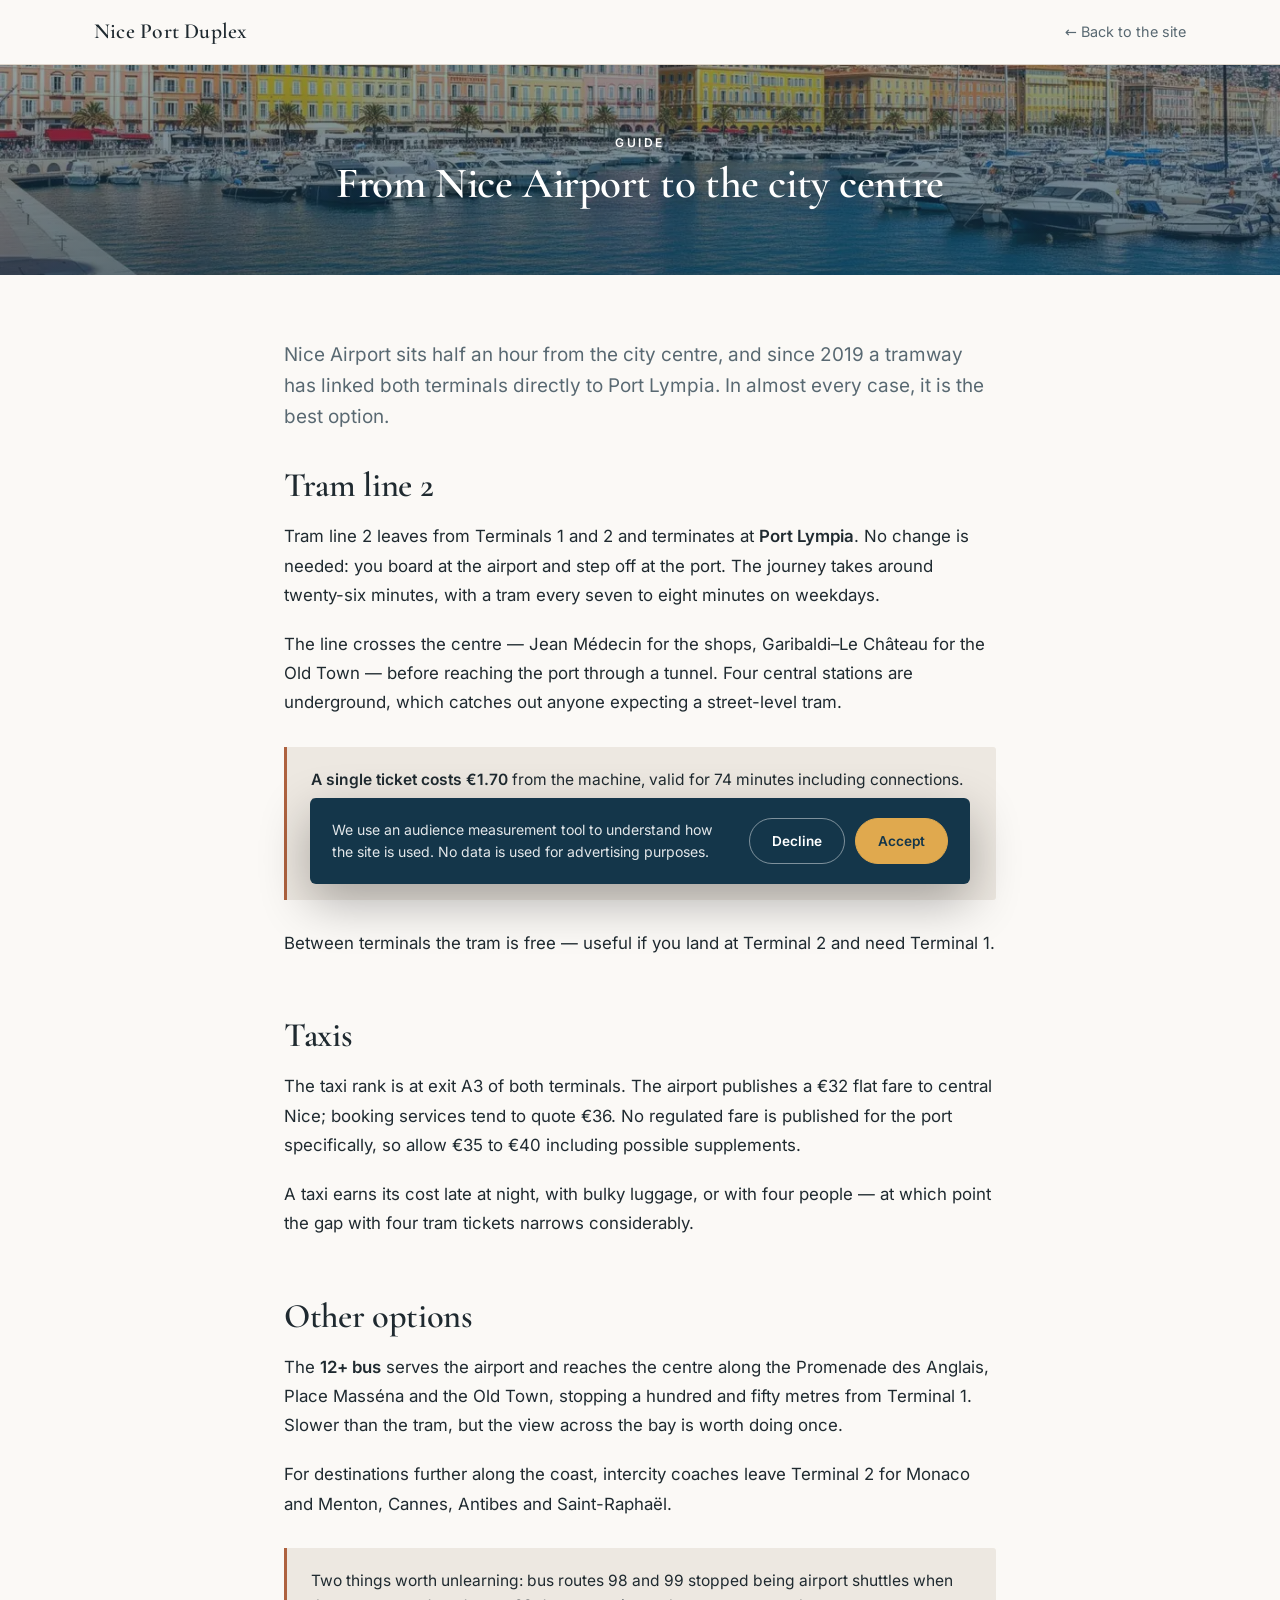
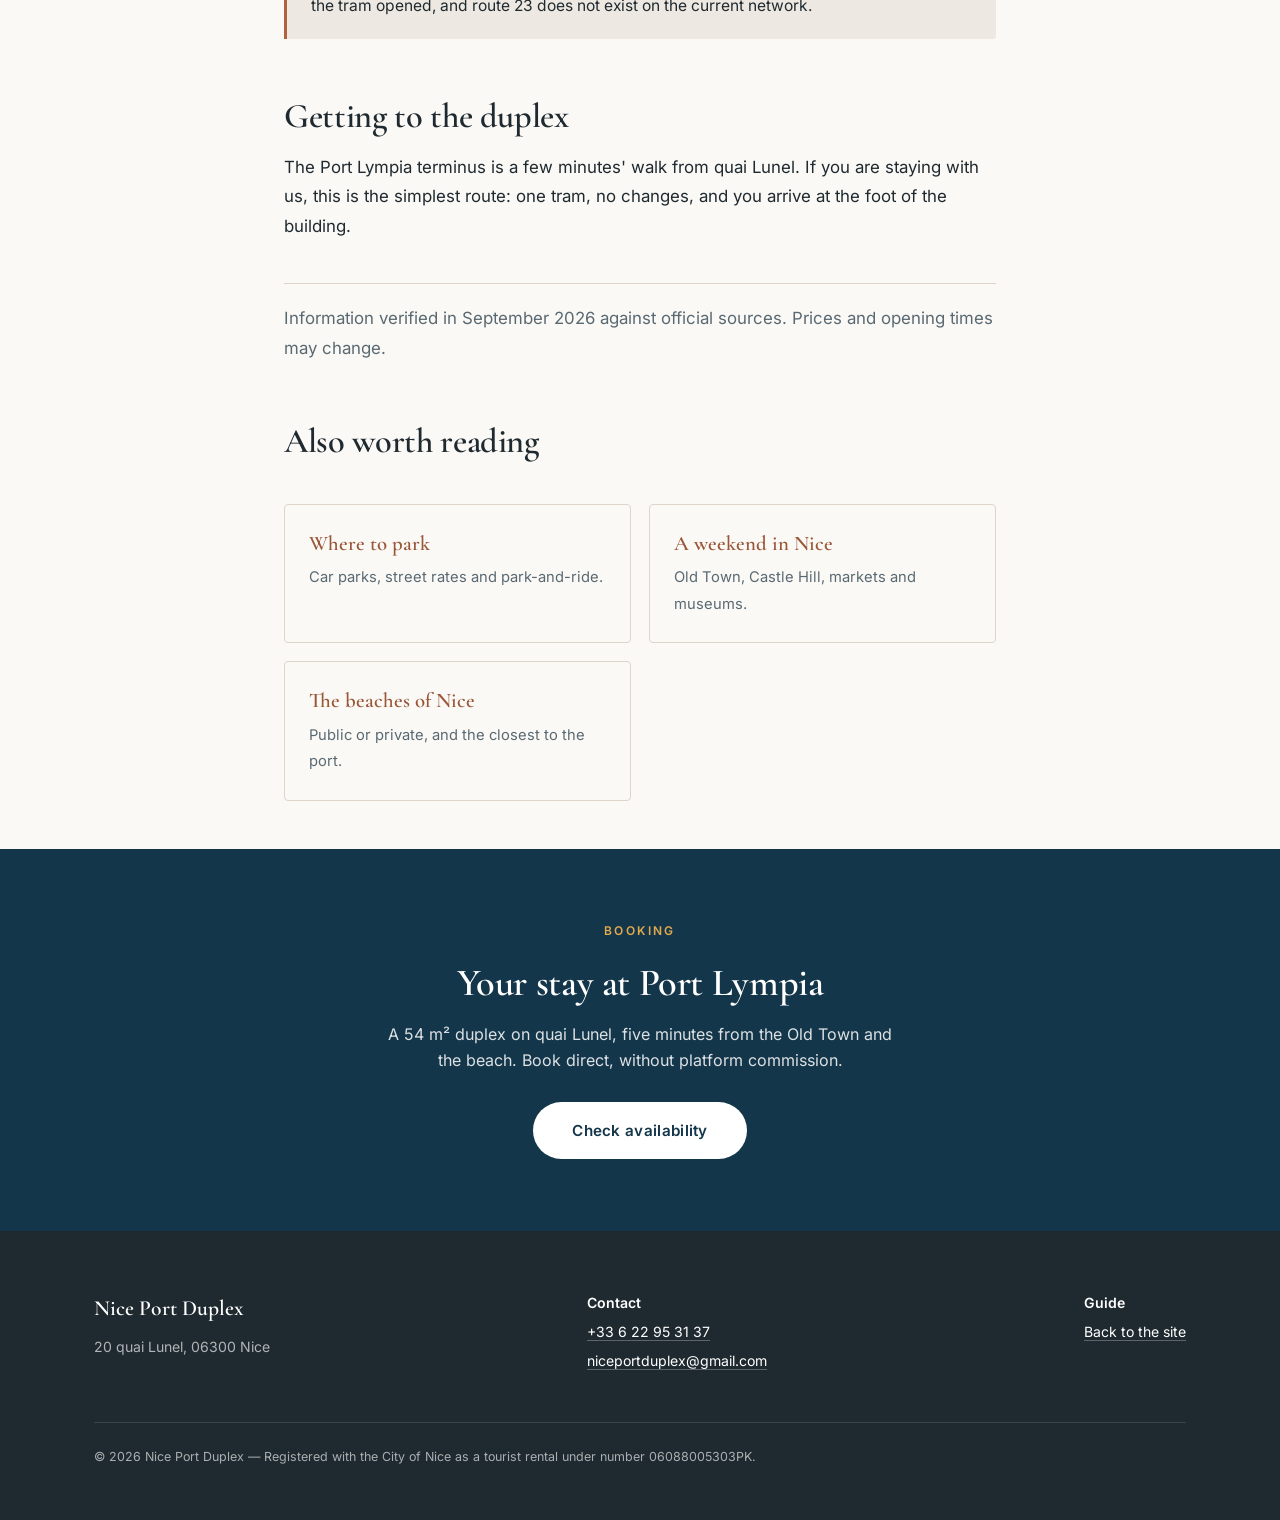
<file: en/nice-airport/index.html>
<!DOCTYPE html>
<html lang="en">
<head>
<meta charset="utf-8">
<meta name="viewport" content="width=device-width, initial-scale=1">

<title>Nice Airport to the city centre: tram, taxi, fares — Nice Port Duplex</title>
<meta name="description" content="Getting from Nice Airport to the city centre and Port Lympia: direct tram line 2, fares, journey time and taxi alternatives.">
<link rel="canonical" href="https://niceportduplex.com/en/nice-airport/">
<link rel="alternate" hreflang="fr" href="https://niceportduplex.com/aeroport-nice/">
<link rel="alternate" hreflang="en" href="https://niceportduplex.com/en/nice-airport/">
<link rel="alternate" hreflang="x-default" href="https://niceportduplex.com/aeroport-nice/">
<meta name="robots" content="index, follow">
<meta name="theme-color" content="#fbf9f6">

<meta property="og:type" content="article">
<meta property="og:locale" content="en_GB">
<meta property="og:site_name" content="Nice Port Duplex">
<meta property="og:url" content="https://niceportduplex.com/en/nice-airport/">
<meta property="og:title" content="From Nice Airport to the city centre">
<meta property="og:description" content="Getting from Nice Airport to the city centre and Port Lympia: direct tram line 2, fares, journey time and taxi alternatives.">
<meta property="og:image" content="https://niceportduplex.com/images/opt/hero-1280.jpg">
<meta name="twitter:card" content="summary_large_image">

<link rel="preload" as="font" type="font/woff2" crossorigin href="../../fonts/cormorant-600.woff2">
<link rel="preload" as="font" type="font/woff2" crossorigin href="../../fonts/inter-400.woff2">
<link rel="preload" as="font" type="font/woff2" crossorigin href="../../fonts/inter-600.woff2">
<link rel="preload" as="font" type="font/woff2" crossorigin href="../../fonts/cormorant-400-italic.woff2">
<link rel="icon" href="../../images/favicon.png">
<!-- styles:debut -->
<style>/* Polices servies depuis le domaine : aucune requête vers un tiers. */
@font-face{font-family:'Inter';font-style:normal;font-weight:400;font-display:swap;
  src:url('../../fonts/inter-400.woff2') format('woff2')}
@font-face{font-family:'Inter';font-style:normal;font-weight:600;font-display:swap;
  src:url('../../fonts/inter-600.woff2') format('woff2')}
@font-face{font-family:'Cormorant Garamond';font-style:normal;font-weight:600;font-display:swap;
  src:url('../../fonts/cormorant-600.woff2') format('woff2')}
@font-face{font-family:'Cormorant Garamond';font-style:italic;font-weight:400;font-display:swap;
  src:url('../../fonts/cormorant-400-italic.woff2') format('woff2')}

/* ════════════════════════════════════════════════════════
   Nice Port Duplex — feuille de style partagée
   Utilisée par index.html (FR) et en/index.html (EN)
   ════════════════════════════════════════════════════════ */

:root{
  --terracotta:#ae623f;        /* fond de bouton, blanc lisible dessus */
  --terracotta-ink:#9a5738;    /* terracotta en texte sur fond clair */
  --gold:#e0a94e;
  --sea:#397aa3;
  --deep:#14364a;
  --cream:#ede8e1;
  --ivory:#fbf9f6;
  --ink:#1f2a30;
  --muted:#596972;
  --line:#ddd5ca;
  --max:1140px;
}
*{box-sizing:border-box;margin:0;padding:0}
html{scroll-behavior:smooth}
body{
  font-family:'Inter',system-ui,sans-serif;
  color:var(--ink);background:var(--ivory);
  line-height:1.65;-webkit-font-smoothing:antialiased;
}
h1,h2,h3{font-family:'Cormorant Garamond',Georgia,serif;font-weight:600;line-height:1.12;letter-spacing:-.01em}
h1{font-size:clamp(2.8rem,7.5vw,5.2rem)}
h2{font-size:clamp(2rem,4.5vw,3.1rem);margin-bottom:.55em}
h3{font-size:1.3rem;margin-bottom:.35em}
p{margin-bottom:1em}
a{color:inherit}
img{display:block;width:100%;height:100%;object-fit:cover}
.frame img,.gallery img,.hero-img img,.bookhero img{background:var(--cream)}
.wrap{max-width:var(--max);margin:0 auto;padding:0 24px}
section{padding:clamp(64px,9vw,118px) 0}
.eyebrow{font-size:.75rem;letter-spacing:.2em;text-transform:uppercase;color:var(--terracotta-ink);font-weight:600;margin-bottom:1.3em}
.lead{font-size:1.15rem;color:var(--muted);max-width:62ch}
.center{text-align:center}
.center .lead{margin-left:auto;margin-right:auto}

/* ── Boutons ── */
.btn{
  display:inline-block;padding:15px 38px;border-radius:999px;
  font-size:.95rem;font-weight:600;letter-spacing:.02em;
  text-decoration:none;transition:.25s;border:1px solid transparent;cursor:pointer;
}
.btn-primary{background:var(--terracotta);color:#fff}
.btn-primary:hover{background:#94512f}
.btn-gold{background:var(--gold);color:var(--deep)}
.btn-gold:hover{background:#cb9640;color:var(--deep)}
.btn-light{background:#fff;color:var(--deep)}
.btn-light:hover{background:var(--gold);color:var(--deep)}

/* ── En-tête ── */
header{position:absolute;top:0;left:0;right:0;z-index:50}
.nav{display:flex;align-items:center;justify-content:space-between;height:86px}
.brand{font-family:'Cormorant Garamond',serif;font-weight:600;font-size:1.55rem;color:#fff;text-decoration:none;letter-spacing:.01em;text-shadow:0 1px 12px rgba(0,0,0,.3)}
.nav-right{display:flex;align-items:center;gap:26px}
.nav-right a{color:#fff;font-size:.9rem;text-decoration:none;text-shadow:0 1px 12px rgba(0,0,0,.3)}
.nav-right a.btn-gold{color:var(--deep);text-shadow:none}
.nav-right .btn{padding:11px 28px;font-size:.9rem}
.lang{display:flex;gap:8px;align-items:center;font-size:.88rem;color:#fff}
.lang a{opacity:.82}
.lang a:hover{opacity:1}
.lang a[aria-current="true"]{opacity:1;font-weight:600;border-bottom:1px solid var(--gold)}
@media(max-width:760px){
  .nav-right a.hide-sm{display:none}
  .nav{height:72px}
  .brand{font-size:1.15rem}
  .nav-right{gap:12px}
  .nav-right .btn{padding:10px 18px;font-size:.85rem}
}
@media(max-width:400px){
  .brand{font-size:1rem}
  .lang{font-size:.8rem}
  .nav-right .btn{padding:10px 14px}
}
/* Zones tactiles confortables sur écran tactile */
@media(pointer:coarse){
  .nav-right a,.lang a,.bookfoot a,footer a{min-height:44px;display:inline-flex;align-items:center}
  .lang a{padding:0 10px}
  .nav-right{gap:14px}
  summary{min-height:44px;align-items:center}
  .btn{padding:16px 34px}
}

/* ── Hero ── */
.hero{position:relative;min-height:clamp(540px,88vh,780px);display:flex;align-items:center;justify-content:center;background:var(--deep);text-align:center}
.hero-img{position:absolute;inset:0}
.hero::after{content:"";position:absolute;inset:0;background:linear-gradient(to bottom,rgba(20,54,74,.58) 0%,rgba(20,54,74,.34) 45%,rgba(20,54,74,.66) 100%)}
.hero .wrap{position:relative;z-index:2;color:#fff;padding-top:60px}
.hero .eyebrow{color:#fff;opacity:1;letter-spacing:.24em}
.hero h1{margin-bottom:.3em;text-shadow:0 2px 30px rgba(0,0,0,.35)}
.hero .tagline{font-family:'Cormorant Garamond',serif;font-style:italic;font-size:clamp(1.25rem,2.6vw,1.75rem);max-width:30ch;margin:0 auto 2em;color:rgba(255,255,255,.95);text-shadow:0 1px 16px rgba(0,0,0,.3);line-height:1.4}

/* ── Bandeau équipements ── */
.strip{background:var(--cream);padding:clamp(44px,5vw,64px) 0}
.strip-grid{display:grid;grid-template-columns:repeat(8,1fr);gap:20px;text-align:center}
@media(max-width:1000px){.strip-grid{grid-template-columns:repeat(4,1fr);gap:30px 16px}}
@media(max-width:540px){.strip-grid{grid-template-columns:repeat(2,1fr)}}
.strip-grid i{display:flex;align-items:center;justify-content:center;width:62px;height:62px;margin:0 auto 12px;background:#fff;border-radius:50%}
.strip-grid svg{width:26px;height:26px;stroke:var(--sea);fill:none;stroke-width:1.6;stroke-linecap:round;stroke-linejoin:round}
.strip-grid b{display:block;font-size:.95rem;font-weight:600}
.strip-grid span{display:block;font-size:.82rem;color:var(--muted)}

/* ── Grilles ── */
.two{display:grid;grid-template-columns:1.05fr .95fr;gap:clamp(40px,6vw,82px);align-items:center}
@media(max-width:860px){.two{grid-template-columns:1fr}}
.frame{aspect-ratio:1/1;background:var(--cream);overflow:hidden;border-radius:3px}

.gallery{display:grid;grid-template-columns:repeat(3,1fr);gap:12px;margin-top:52px}
.gallery div{aspect-ratio:1;background:var(--cream);overflow:hidden;border-radius:3px}
.gallery div:first-child{grid-column:span 2;grid-row:span 2;aspect-ratio:auto}
@media(max-width:700px){
  .gallery{grid-template-columns:repeat(2,1fr)}
  .gallery div:first-child{grid-column:span 2;grid-row:auto;aspect-ratio:4/3}
}

/* ── Équipements détaillés ── */
.amenities{display:grid;grid-template-columns:repeat(3,1fr);gap:1px;background:var(--line);border:1px solid var(--line);margin-top:44px;border-radius:3px;overflow:hidden}
.amenities li{list-style:none;background:var(--ivory);padding:24px 26px;font-size:.92rem}
@media(max-width:860px){.amenities{grid-template-columns:repeat(2,1fr)}}
@media(max-width:520px){.amenities{grid-template-columns:1fr}}
.amenities strong{display:block;font-size:.72rem;letter-spacing:.14em;text-transform:uppercase;color:var(--terracotta-ink);margin-bottom:7px;font-weight:600}

/* ── Emplacement ── */
.band{background:var(--cream)}
.distances{display:grid;grid-template-columns:repeat(auto-fit,minmax(170px,1fr));gap:36px;margin-top:52px}
.distances div{border-top:2px solid var(--terracotta);padding-top:18px}
.distances b{font-family:'Cormorant Garamond',serif;font-size:2.5rem;font-weight:600;display:block;line-height:1;margin-bottom:6px}
.distances span{font-size:.9rem;color:var(--muted)}

/* ── Réservation ── */
.booking{background:var(--deep);color:#fff;text-align:center}
.booking h2{color:#fff}
.booking .lead{color:rgba(255,255,255,.8);margin:0 auto 12px}
.perks{display:flex;justify-content:center;flex-wrap:wrap;gap:14px 42px;margin:38px 0 42px;font-size:.92rem;color:rgba(255,255,255,.88)}
.perks span::before{content:"✓";color:var(--gold);font-weight:600;margin-right:10px}
.booking .btn{padding:18px 48px;font-size:1rem}
.booking small{display:block;margin-top:20px;font-size:.8rem;color:rgba(255,255,255,.72)}

/* ── Page de réservation ── */
.bookbar{position:sticky;top:0;z-index:60;background:var(--ivory);border-bottom:1px solid var(--line)}
.bookbar .nav{height:64px}
.bookbar .brand{color:var(--ink);text-shadow:none;font-size:1.35rem;font-weight:600}
.bookbar .nav-right a{color:var(--muted);text-shadow:none}
.bookbar .nav-right a:hover{color:var(--terracotta-ink)}
.bookhero{position:relative;height:clamp(140px,20vw,210px);display:flex;align-items:center;justify-content:center;text-align:center;overflow:hidden;background:var(--deep)}
.bookhero img{position:absolute;inset:0;width:100%;height:100%;object-fit:cover;object-position:center 64%}
.bookhero::after{content:"";position:absolute;inset:0;background:linear-gradient(to bottom,rgba(20,54,74,.45),rgba(20,54,74,.68))}
.bookhero .wrap{position:relative;z-index:2;color:#fff}
.bookhero .eyebrow{color:#fff;opacity:1;margin-bottom:.55em}
.bookhero h1{font-size:clamp(1.75rem,3.8vw,2.7rem);margin:0;text-shadow:0 2px 22px rgba(0,0,0,.35)}
.bookintro{text-align:center;padding:clamp(26px,3.5vw,40px) 0 clamp(22px,2.6vw,32px)}
.bookintro .perks{margin:20px 0 0;color:var(--muted)}
.bookintro .perks span::before{color:var(--terracotta)}
.engine-full{width:100%;background:#fff;border-top:1px solid var(--line)}
.engine-full iframe{width:100%;border:0;display:block;height:4000px}
@media(max-width:700px){.engine-full iframe{height:4900px}}
.bookfoot{text-align:center;padding:40px 0 64px;font-size:.88rem;color:var(--muted)}
.bookfoot a{color:var(--terracotta-ink)}
.engine-note{display:block;margin-top:22px;font-size:.8rem;color:rgba(255,255,255,.72)}

/* ── FAQ ── */
details{border-bottom:1px solid var(--line);padding:22px 0}
summary{cursor:pointer;font-weight:600;font-size:1.02rem;list-style:none;display:flex;justify-content:space-between;gap:20px}
summary::-webkit-details-marker{display:none}
summary::after{content:"+";color:var(--terracotta-ink);font-size:1.5rem;line-height:1;transition:.2s}
details[open] summary::after{transform:rotate(45deg)}
details p{margin:14px 0 0;color:var(--muted);max-width:72ch}

/* ── Carte ── */
.map-block{padding-bottom:0}
.map-head{display:flex;justify-content:space-between;align-items:flex-end;flex-wrap:wrap;gap:20px;margin-bottom:34px}
.map-head address{font-style:normal;font-size:1.05rem;color:var(--muted);line-height:1.5}
.map-head address b{display:block;color:var(--ink);font-weight:600}
.map-frame{position:relative;height:clamp(300px,42vw,460px);background:var(--cream);overflow:hidden}
.map-frame iframe{width:100%;height:100%;border:0;display:block;filter:saturate(.85)}
.map-placeholder{width:100%;height:100%;display:flex;flex-direction:column;align-items:center;
  justify-content:center;gap:16px;text-align:center;padding:24px;background:var(--cream)}
.map-placeholder p{margin:0;max-width:44ch;font-size:.9rem;color:var(--muted)}
.map-placeholder button{font:inherit;font-size:.9rem;font-weight:600;border-radius:999px;
  padding:14px 30px;min-height:44px;border:1px solid var(--deep);background:var(--deep);
  color:#fff;cursor:pointer}
.map-placeholder button:hover{background:var(--terracotta);border-color:var(--terracotta)}

/* ── Pied de page ── */
footer{background:var(--ink);color:rgba(255,255,255,.65);padding:60px 0 40px;font-size:.88rem}
footer a{color:#fff;text-decoration:none;border-bottom:1px solid rgba(255,255,255,.28)}
.foot{display:flex;justify-content:space-between;flex-wrap:wrap;gap:30px}
.foot p{margin-bottom:.4em}
.foot strong{color:#fff;font-weight:600}
.legal{margin-top:44px;padding-top:24px;border-top:1px solid rgba(255,255,255,.12);font-size:.78rem;color:rgba(255,255,255,.62)}

/* ── Pages guide ── */
.article{max-width:760px;margin:0 auto;padding:clamp(40px,5vw,64px) 24px clamp(30px,4vw,48px)}
.article p{font-size:1.05rem;line-height:1.75;margin-bottom:1.15em}
.article h2{font-size:clamp(1.6rem,3.2vw,2.15rem);margin:1.7em 0 .5em}
.article h2:first-of-type{margin-top:.3em}
.article h3{font-size:1.15rem;font-weight:600;font-family:'Inter',sans-serif;margin:1.6em 0 .4em}
.article ul{margin:0 0 1.3em 1.1em}
.article li{margin-bottom:.5em;line-height:1.7}
.article a{color:var(--terracotta-ink);text-underline-offset:3px}
.article .chapeau{font-size:1.18rem;line-height:1.65;color:var(--muted);margin-bottom:1.8em}
.encadre{background:var(--cream);border-left:3px solid var(--terracotta);padding:20px 24px;margin:1.8em 0;border-radius:0 3px 3px 0}
.encadre p{margin:0;font-size:.97rem;line-height:1.65}
.encadre p+p{margin-top:.7em}
.article table{width:100%;border-collapse:collapse;margin:1.5em 0;font-size:.95rem}
.article th,.article td{text-align:left;padding:11px 14px;border-bottom:1px solid var(--line)}
.article th{font-weight:600;font-size:.78rem;letter-spacing:.08em;text-transform:uppercase;color:var(--terracotta-ink)}
.maj{display:block;margin-top:2.5em;padding-top:1.2em;border-top:1px solid var(--line);font-size:.85rem;color:var(--muted)}

/* Appel à la réservation en fin de guide */
.cta-guide{background:var(--deep);color:#fff;text-align:center;padding:clamp(48px,6vw,72px) 24px}
.cta-guide h2{color:#fff;margin-bottom:.4em;font-size:clamp(1.7rem,3.4vw,2.4rem)}
.cta-guide p{max-width:52ch;margin:0 auto 1.8em;color:rgba(255,255,255,.85)}

/* Liste des guides sur la page d'accueil */
.guides{display:grid;grid-template-columns:repeat(auto-fit,minmax(240px,1fr));gap:18px;margin-top:44px}
.guides a{display:block;padding:26px 24px;background:var(--ivory);border:1px solid var(--line);
  border-radius:4px;text-decoration:none;transition:.2s}
.guides a:hover{border-color:var(--terracotta);transform:translateY(-2px)}
.guides b{display:block;font-family:'Cormorant Garamond',serif;font-weight:600;font-size:1.3rem;margin-bottom:.3em;line-height:1.25}
.guides span{font-size:.92rem;color:var(--muted);line-height:1.6}

/* ── Bandeau de consentement ── */
.cookie-bar{position:fixed;left:16px;right:16px;bottom:16px;z-index:200;max-width:660px;margin:0 auto;
  background:var(--deep);color:#fff;border-radius:6px;padding:20px 22px;
  box-shadow:0 18px 50px rgba(0,0,0,.3);display:none;gap:18px;align-items:center;flex-wrap:wrap}
.cookie-bar[data-open="1"]{display:flex}
.cookie-bar p{margin:0;flex:1 1 280px;font-size:.88rem;line-height:1.55;color:rgba(255,255,255,.88)}
.cookie-bar .actions{display:flex;gap:10px;flex-wrap:wrap}
.cookie-bar button{font:inherit;font-size:.85rem;font-weight:600;border-radius:999px;
  padding:11px 22px;border:1px solid rgba(255,255,255,.45);background:none;color:#fff;cursor:pointer;min-height:44px}
.cookie-bar button:hover{border-color:#fff}
.cookie-bar button.ok{background:var(--gold);border-color:var(--gold);color:var(--deep)}
.cookie-bar button.ok:hover{background:#cb9640}
@media(max-width:560px){.cookie-bar .actions{width:100%}.cookie-bar button{flex:1}}</style>
<!-- styles:fin -->
</head>
<body>

<div class="bookbar">
  <nav class="wrap nav">
    <a href="/en/" class="brand">Nice&nbsp;Port&nbsp;Duplex</a>
    <div class="nav-right">
      <a href="/en/">← Back to the site</a>
    </div>
  </nav>
</div>

<main id="contenu">

<div class="bookhero">
  <picture><source type="image/webp" srcset="../../images/opt/hero-640.webp 640w, ../../images/opt/hero-1100.webp 1100w, ../../images/opt/hero-1400.webp 1400w" sizes="100vw"><img src="../../images/opt/hero-760.jpg" alt="The historic port of Nice" width="1920" height="1088" fetchpriority="high"></picture>
  <div class="wrap">
    <p class="eyebrow">Guide</p>
    <h1>From Nice Airport to the city centre</h1>
  </div>
</div>

<article class="article">
  <p class="chapeau">Nice Airport sits half an hour from the city centre, and since 2019 a tramway has linked both terminals directly to Port Lympia. In almost every case, it is the best option.</p>

<h2>Tram line 2</h2>

<p>Tram line 2 leaves from Terminals 1 and 2 and terminates at <strong>Port Lympia</strong>. No change is needed: you board at the airport and step off at the port. The journey takes around twenty-six minutes, with a tram every seven to eight minutes on weekdays.</p>

<p>The line crosses the centre — Jean Médecin for the shops, Garibaldi–Le Château for the Old Town — before reaching the port through a tunnel. Four central stations are underground, which catches out anyone expecting a street-level tram.</p>

<div class="encadre">
<p><strong>A single ticket costs €1.70</strong> from the machine, valid for 74 minutes including connections. Expect €2 if you buy on board. Under-11s and, since September 2026, over-65s travel free.</p>
<p>Fares change: check <a href="https://www.lignesdazur.com" rel="noopener">lignesdazur.com</a> before you travel.</p>
</div>

<p>Between terminals the tram is free — useful if you land at Terminal 2 and need Terminal 1.</p>

<h2>Taxis</h2>

<p>The taxi rank is at exit A3 of both terminals. The airport publishes a €32 flat fare to central Nice; booking services tend to quote €36. No regulated fare is published for the port specifically, so allow €35 to €40 including possible supplements.</p>

<p>A taxi earns its cost late at night, with bulky luggage, or with four people — at which point the gap with four tram tickets narrows considerably.</p>

<h2>Other options</h2>

<p>The <strong>12+ bus</strong> serves the airport and reaches the centre along the Promenade des Anglais, Place Masséna and the Old Town, stopping a hundred and fifty metres from Terminal 1. Slower than the tram, but the view across the bay is worth doing once.</p>

<p>For destinations further along the coast, intercity coaches leave Terminal 2 for Monaco and Menton, Cannes, Antibes and Saint-Raphaël.</p>

<div class="encadre">
<p>Two things worth unlearning: bus routes 98 and 99 stopped being airport shuttles when the tram opened, and route 23 does not exist on the current network.</p>
</div>

<h2>Getting to the duplex</h2>

<p>The Port Lympia terminus is a few minutes' walk from quai Lunel. If you are staying with us, this is the simplest route: one tram, no changes, and you arrive at the foot of the building.</p>
  <p class="maj">Information verified in September 2026 against official sources. Prices and opening times may change.</p>

  <h2>Also worth reading</h2>
  <div class="guides">
    <a href="/en/parking-in-nice/"><b>Where to park</b><span>Car parks, street rates and park-and-ride.</span></a>
    <a href="/en/weekend-in-nice/"><b>A weekend in Nice</b><span>Old Town, Castle Hill, markets and museums.</span></a>
    <a href="/en/nice-beaches/"><b>The beaches of Nice</b><span>Public or private, and the closest to the port.</span></a>
  </div>
</article>

</main>

<div class="cta-guide">
  <p class="eyebrow" style="color:var(--gold)">Booking</p>
  <h2>Your stay at Port Lympia</h2>
  <p>A 54 m² duplex on quai Lunel, five minutes from the Old Town and the beach. Book direct, without platform commission.</p>
  <a href="/en/book/" class="btn btn-light">Check availability</a>
</div>

<footer>
  <div class="wrap">
    <div class="foot">
      <div>
        <p style="font-family:'Cormorant Garamond',serif;font-weight:600;font-size:1.35rem;color:#fff">Nice Port Duplex</p>
        <p>20 quai Lunel, 06300 Nice</p>
      </div>
      <div>
        <p><strong>Contact</strong></p>
        <p><a href="tel:+33622953137">+33 6 22 95 31 37</a></p>
        <p><a href="mailto:niceportduplex@gmail.com">niceportduplex@gmail.com</a></p>
      </div>
      <div>
        <p><strong>Guide</strong></p>
        <p><a href="/en/">Back to the site</a></p>
      </div>
    </div>
    <p class="legal">© 2026 Nice Port Duplex — Registered with the City of Nice as a tourist rental under number 06088005303PK.</p>
  </div>
</footer>

<script type="application/ld+json">
{
  "@context": "https://schema.org",
  "@type": "Article",
  "headline": "From Nice Airport to the city centre",
  "description": "Getting from Nice Airport to the city centre and Port Lympia: direct tram line 2, fares, journey time and taxi alternatives.",
  "inLanguage": "en-GB",
  "mainEntityOfPage": {
    "@type": "WebPage",
    "@id": "https://niceportduplex.com/en/nice-airport/"
  },
  "image": "https://niceportduplex.com/images/opt/hero-1280.jpg",
  "datePublished": "2026-09-29",
  "dateModified": "2026-09-29",
  "author": {
    "@type": "Organization",
    "name": "Nice Port Duplex",
    "url": "https://niceportduplex.com/"
  },
  "publisher": {
    "@type": "Organization",
    "name": "Nice Port Duplex",
    "url": "https://niceportduplex.com/"
  }
}
</script>

<!-- analytics:debut -->
<!-- Bandeau de consentement : Google Analytics ne se charge qu'après accord. -->
<div class="cookie-bar" id="cookie-bar" role="region" aria-label="Consent to audience measurement cookies">
  <p id="cookie-text">We use an audience measurement tool to understand how the site is used. No data is used for advertising purposes.</p>
  <div class="actions">
    <button type="button" id="cookie-no">Decline</button>
    <button type="button" class="ok" id="cookie-yes">Accept</button>
  </div>
</div>
<script>
function npdConsent() {
  var ID = 'G-PHCLXYTM1L', KEY = 'npd-consent', bar = document.getElementById('cookie-bar');

  function memoire(action, valeur) {
    try { return action === 'lire' ? localStorage.getItem(KEY) : localStorage.setItem(KEY, valeur); }
    catch (e) { return null; }
  }

  function demarrerMesure() {
    if (window.gtagCharge) return;
    window.gtagCharge = true;
    var s = document.createElement('script');
    s.async = true;
    s.src = 'https://www.googletagmanager.com/gtag/js?id=' + ID;
    document.head.appendChild(s);
    window.dataLayer = window.dataLayer || [];
    window.gtag = function () { window.dataLayer.push(arguments); };
    gtag('js', new Date());
    gtag('config', ID, { anonymize_ip: true });
  }

  var choix = memoire('lire');
  if (choix === 'oui') demarrerMesure();
  else if (choix !== 'non' && bar) bar.setAttribute('data-open', '1');

  if (bar) {
    document.getElementById('cookie-yes').addEventListener('click', function () {
      memoire('ecrire', 'oui'); bar.removeAttribute('data-open'); demarrerMesure();
    });
    document.getElementById('cookie-no').addEventListener('click', function () {
      memoire('ecrire', 'non'); bar.removeAttribute('data-open');
    });
  }
}
// différé : évite de forcer un recalcul de mise en page pendant le rendu
if ('requestIdleCallback' in window) requestIdleCallback(npdConsent, { timeout: 1800 });
else setTimeout(npdConsent, 900);
</script>
<!-- analytics:fin -->
</body>
</html>
</file>
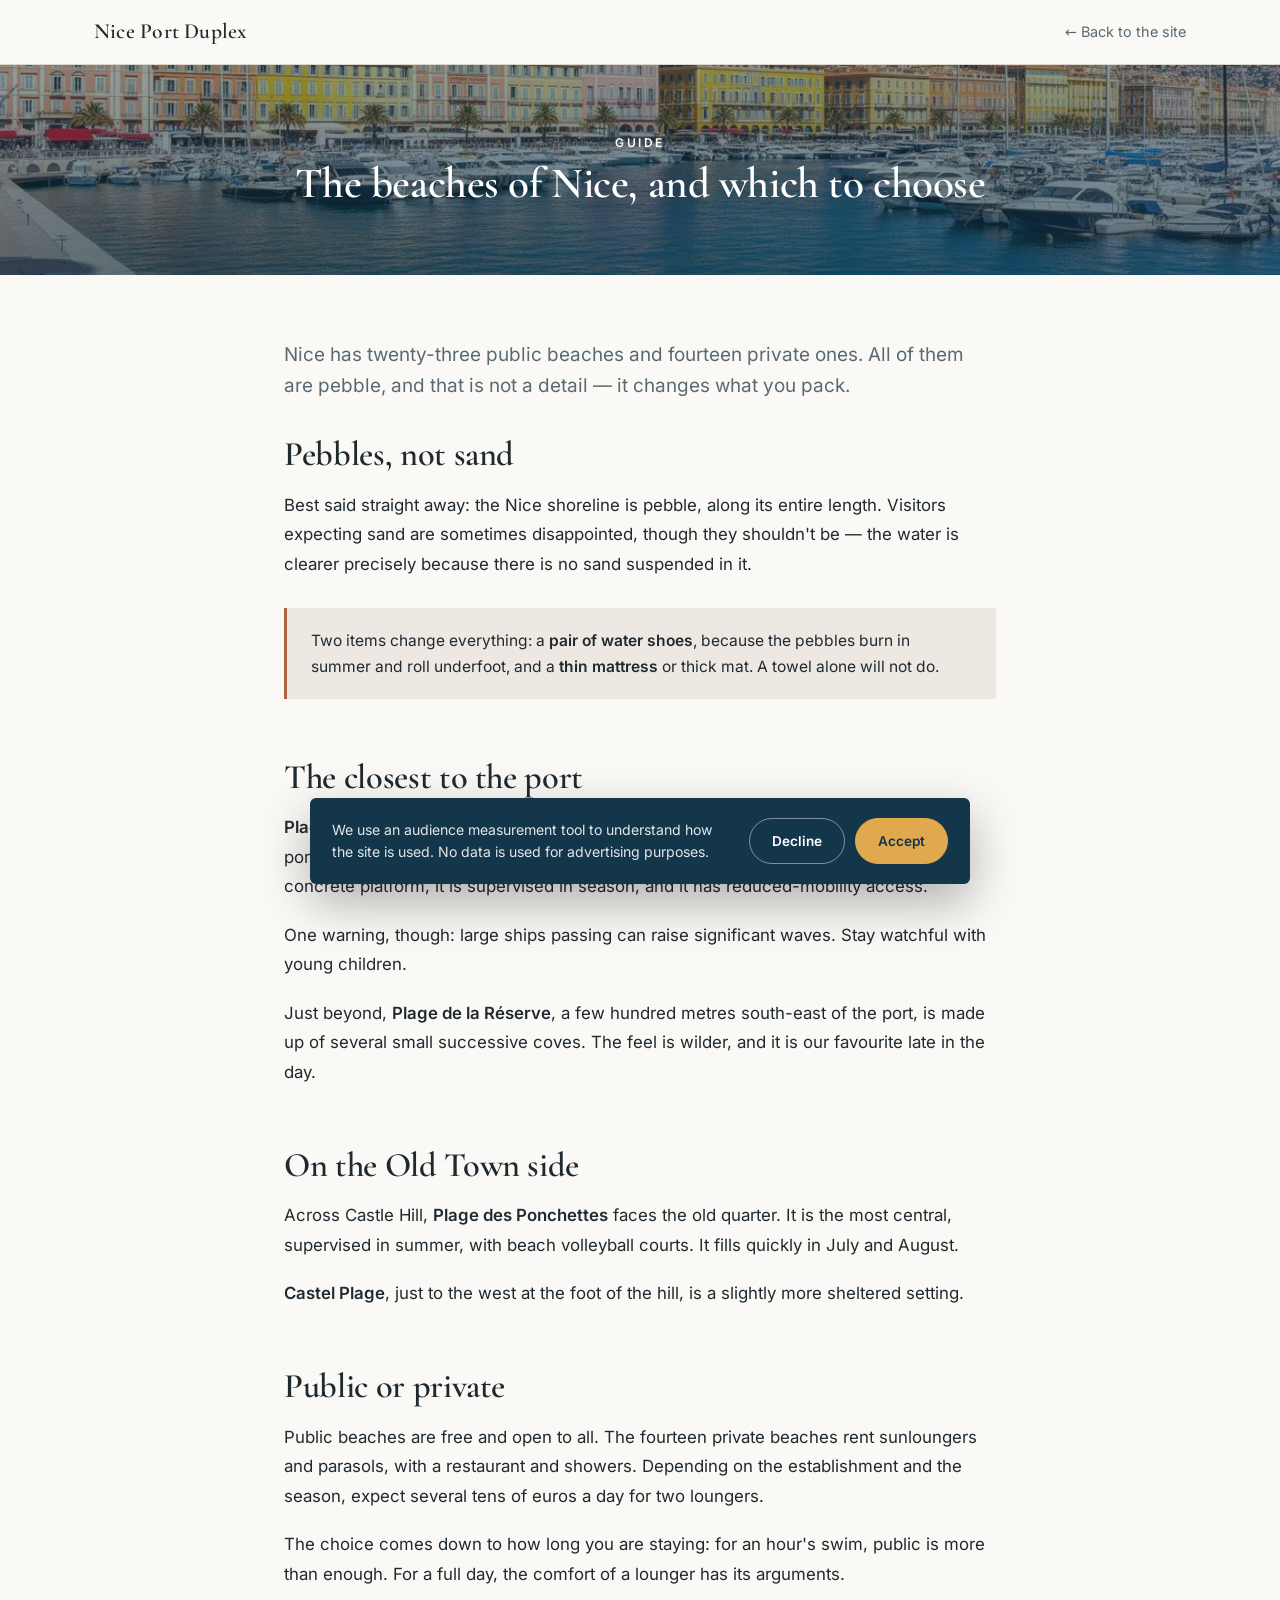
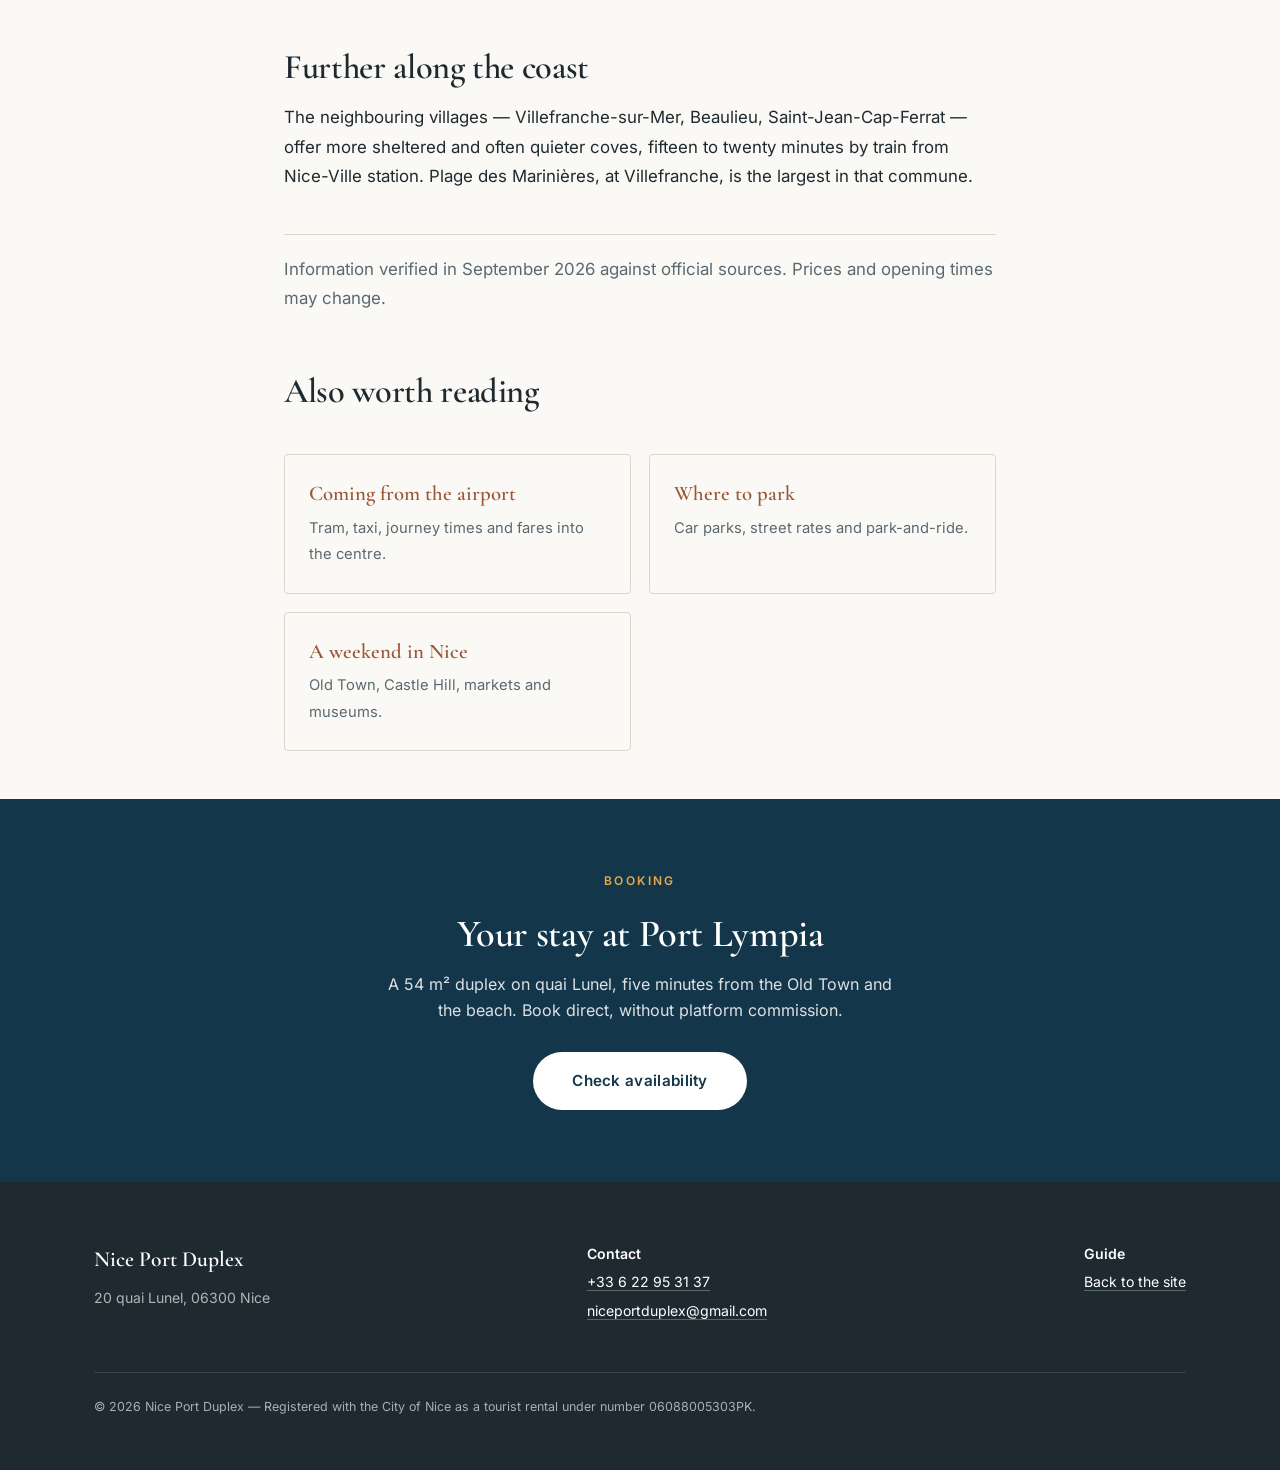
<file: en/nice-beaches/index.html>
<!DOCTYPE html>
<html lang="en">
<head>
<meta charset="utf-8">
<meta name="viewport" content="width=device-width, initial-scale=1">

<title>Nice beaches: public, private and pebbles — Nice Port Duplex</title>
<meta name="description" content="Twenty-three public beaches and fourteen private ones in Nice. Which to choose from the port, why they are pebble, and what to bring.">
<link rel="canonical" href="https://niceportduplex.com/en/nice-beaches/">
<link rel="alternate" hreflang="fr" href="https://niceportduplex.com/plages-de-nice/">
<link rel="alternate" hreflang="en" href="https://niceportduplex.com/en/nice-beaches/">
<link rel="alternate" hreflang="x-default" href="https://niceportduplex.com/plages-de-nice/">
<meta name="robots" content="index, follow">
<meta name="theme-color" content="#fbf9f6">

<meta property="og:type" content="article">
<meta property="og:locale" content="en_GB">
<meta property="og:site_name" content="Nice Port Duplex">
<meta property="og:url" content="https://niceportduplex.com/en/nice-beaches/">
<meta property="og:title" content="The beaches of Nice, and which to choose">
<meta property="og:description" content="Twenty-three public beaches and fourteen private ones in Nice. Which to choose from the port, why they are pebble, and what to bring.">
<meta property="og:image" content="https://niceportduplex.com/images/opt/hero-1280.jpg">
<meta name="twitter:card" content="summary_large_image">

<link rel="preload" as="font" type="font/woff2" crossorigin href="../../fonts/cormorant-600.woff2">
<link rel="preload" as="font" type="font/woff2" crossorigin href="../../fonts/inter-400.woff2">
<link rel="preload" as="font" type="font/woff2" crossorigin href="../../fonts/inter-600.woff2">
<link rel="preload" as="font" type="font/woff2" crossorigin href="../../fonts/cormorant-400-italic.woff2">
<link rel="icon" href="../../images/favicon.png">
<!-- styles:debut -->
<style>/* Polices servies depuis le domaine : aucune requête vers un tiers. */
@font-face{font-family:'Inter';font-style:normal;font-weight:400;font-display:swap;
  src:url('../../fonts/inter-400.woff2') format('woff2')}
@font-face{font-family:'Inter';font-style:normal;font-weight:600;font-display:swap;
  src:url('../../fonts/inter-600.woff2') format('woff2')}
@font-face{font-family:'Cormorant Garamond';font-style:normal;font-weight:600;font-display:swap;
  src:url('../../fonts/cormorant-600.woff2') format('woff2')}
@font-face{font-family:'Cormorant Garamond';font-style:italic;font-weight:400;font-display:swap;
  src:url('../../fonts/cormorant-400-italic.woff2') format('woff2')}

/* ════════════════════════════════════════════════════════
   Nice Port Duplex — feuille de style partagée
   Utilisée par index.html (FR) et en/index.html (EN)
   ════════════════════════════════════════════════════════ */

:root{
  --terracotta:#ae623f;        /* fond de bouton, blanc lisible dessus */
  --terracotta-ink:#9a5738;    /* terracotta en texte sur fond clair */
  --gold:#e0a94e;
  --sea:#397aa3;
  --deep:#14364a;
  --cream:#ede8e1;
  --ivory:#fbf9f6;
  --ink:#1f2a30;
  --muted:#596972;
  --line:#ddd5ca;
  --max:1140px;
}
*{box-sizing:border-box;margin:0;padding:0}
html{scroll-behavior:smooth}
body{
  font-family:'Inter',system-ui,sans-serif;
  color:var(--ink);background:var(--ivory);
  line-height:1.65;-webkit-font-smoothing:antialiased;
}
h1,h2,h3{font-family:'Cormorant Garamond',Georgia,serif;font-weight:600;line-height:1.12;letter-spacing:-.01em}
h1{font-size:clamp(2.8rem,7.5vw,5.2rem)}
h2{font-size:clamp(2rem,4.5vw,3.1rem);margin-bottom:.55em}
h3{font-size:1.3rem;margin-bottom:.35em}
p{margin-bottom:1em}
a{color:inherit}
img{display:block;width:100%;height:100%;object-fit:cover}
.frame img,.gallery img,.hero-img img,.bookhero img{background:var(--cream)}
.wrap{max-width:var(--max);margin:0 auto;padding:0 24px}
section{padding:clamp(64px,9vw,118px) 0}
.eyebrow{font-size:.75rem;letter-spacing:.2em;text-transform:uppercase;color:var(--terracotta-ink);font-weight:600;margin-bottom:1.3em}
.lead{font-size:1.15rem;color:var(--muted);max-width:62ch}
.center{text-align:center}
.center .lead{margin-left:auto;margin-right:auto}

/* ── Boutons ── */
.btn{
  display:inline-block;padding:15px 38px;border-radius:999px;
  font-size:.95rem;font-weight:600;letter-spacing:.02em;
  text-decoration:none;transition:.25s;border:1px solid transparent;cursor:pointer;
}
.btn-primary{background:var(--terracotta);color:#fff}
.btn-primary:hover{background:#94512f}
.btn-gold{background:var(--gold);color:var(--deep)}
.btn-gold:hover{background:#cb9640;color:var(--deep)}
.btn-light{background:#fff;color:var(--deep)}
.btn-light:hover{background:var(--gold);color:var(--deep)}

/* ── En-tête ── */
header{position:absolute;top:0;left:0;right:0;z-index:50}
.nav{display:flex;align-items:center;justify-content:space-between;height:86px}
.brand{font-family:'Cormorant Garamond',serif;font-weight:600;font-size:1.55rem;color:#fff;text-decoration:none;letter-spacing:.01em;text-shadow:0 1px 12px rgba(0,0,0,.3)}
.nav-right{display:flex;align-items:center;gap:26px}
.nav-right a{color:#fff;font-size:.9rem;text-decoration:none;text-shadow:0 1px 12px rgba(0,0,0,.3)}
.nav-right a.btn-gold{color:var(--deep);text-shadow:none}
.nav-right .btn{padding:11px 28px;font-size:.9rem}
.lang{display:flex;gap:8px;align-items:center;font-size:.88rem;color:#fff}
.lang a{opacity:.82}
.lang a:hover{opacity:1}
.lang a[aria-current="true"]{opacity:1;font-weight:600;border-bottom:1px solid var(--gold)}
@media(max-width:760px){
  .nav-right a.hide-sm{display:none}
  .nav{height:72px}
  .brand{font-size:1.15rem}
  .nav-right{gap:12px}
  .nav-right .btn{padding:10px 18px;font-size:.85rem}
}
@media(max-width:400px){
  .brand{font-size:1rem}
  .lang{font-size:.8rem}
  .nav-right .btn{padding:10px 14px}
}
/* Zones tactiles confortables sur écran tactile */
@media(pointer:coarse){
  .nav-right a,.lang a,.bookfoot a,footer a{min-height:44px;display:inline-flex;align-items:center}
  .lang a{padding:0 10px}
  .nav-right{gap:14px}
  summary{min-height:44px;align-items:center}
  .btn{padding:16px 34px}
}

/* ── Hero ── */
.hero{position:relative;min-height:clamp(540px,88vh,780px);display:flex;align-items:center;justify-content:center;background:var(--deep);text-align:center}
.hero-img{position:absolute;inset:0}
.hero::after{content:"";position:absolute;inset:0;background:linear-gradient(to bottom,rgba(20,54,74,.58) 0%,rgba(20,54,74,.34) 45%,rgba(20,54,74,.66) 100%)}
.hero .wrap{position:relative;z-index:2;color:#fff;padding-top:60px}
.hero .eyebrow{color:#fff;opacity:1;letter-spacing:.24em}
.hero h1{margin-bottom:.3em;text-shadow:0 2px 30px rgba(0,0,0,.35)}
.hero .tagline{font-family:'Cormorant Garamond',serif;font-style:italic;font-size:clamp(1.25rem,2.6vw,1.75rem);max-width:30ch;margin:0 auto 2em;color:rgba(255,255,255,.95);text-shadow:0 1px 16px rgba(0,0,0,.3);line-height:1.4}

/* ── Bandeau équipements ── */
.strip{background:var(--cream);padding:clamp(44px,5vw,64px) 0}
.strip-grid{display:grid;grid-template-columns:repeat(8,1fr);gap:20px;text-align:center}
@media(max-width:1000px){.strip-grid{grid-template-columns:repeat(4,1fr);gap:30px 16px}}
@media(max-width:540px){.strip-grid{grid-template-columns:repeat(2,1fr)}}
.strip-grid i{display:flex;align-items:center;justify-content:center;width:62px;height:62px;margin:0 auto 12px;background:#fff;border-radius:50%}
.strip-grid svg{width:26px;height:26px;stroke:var(--sea);fill:none;stroke-width:1.6;stroke-linecap:round;stroke-linejoin:round}
.strip-grid b{display:block;font-size:.95rem;font-weight:600}
.strip-grid span{display:block;font-size:.82rem;color:var(--muted)}

/* ── Grilles ── */
.two{display:grid;grid-template-columns:1.05fr .95fr;gap:clamp(40px,6vw,82px);align-items:center}
@media(max-width:860px){.two{grid-template-columns:1fr}}
.frame{aspect-ratio:1/1;background:var(--cream);overflow:hidden;border-radius:3px}

.gallery{display:grid;grid-template-columns:repeat(3,1fr);gap:12px;margin-top:52px}
.gallery div{aspect-ratio:1;background:var(--cream);overflow:hidden;border-radius:3px}
.gallery div:first-child{grid-column:span 2;grid-row:span 2;aspect-ratio:auto}
@media(max-width:700px){
  .gallery{grid-template-columns:repeat(2,1fr)}
  .gallery div:first-child{grid-column:span 2;grid-row:auto;aspect-ratio:4/3}
}

/* ── Équipements détaillés ── */
.amenities{display:grid;grid-template-columns:repeat(3,1fr);gap:1px;background:var(--line);border:1px solid var(--line);margin-top:44px;border-radius:3px;overflow:hidden}
.amenities li{list-style:none;background:var(--ivory);padding:24px 26px;font-size:.92rem}
@media(max-width:860px){.amenities{grid-template-columns:repeat(2,1fr)}}
@media(max-width:520px){.amenities{grid-template-columns:1fr}}
.amenities strong{display:block;font-size:.72rem;letter-spacing:.14em;text-transform:uppercase;color:var(--terracotta-ink);margin-bottom:7px;font-weight:600}

/* ── Emplacement ── */
.band{background:var(--cream)}
.distances{display:grid;grid-template-columns:repeat(auto-fit,minmax(170px,1fr));gap:36px;margin-top:52px}
.distances div{border-top:2px solid var(--terracotta);padding-top:18px}
.distances b{font-family:'Cormorant Garamond',serif;font-size:2.5rem;font-weight:600;display:block;line-height:1;margin-bottom:6px}
.distances span{font-size:.9rem;color:var(--muted)}

/* ── Réservation ── */
.booking{background:var(--deep);color:#fff;text-align:center}
.booking h2{color:#fff}
.booking .lead{color:rgba(255,255,255,.8);margin:0 auto 12px}
.perks{display:flex;justify-content:center;flex-wrap:wrap;gap:14px 42px;margin:38px 0 42px;font-size:.92rem;color:rgba(255,255,255,.88)}
.perks span::before{content:"✓";color:var(--gold);font-weight:600;margin-right:10px}
.booking .btn{padding:18px 48px;font-size:1rem}
.booking small{display:block;margin-top:20px;font-size:.8rem;color:rgba(255,255,255,.72)}

/* ── Page de réservation ── */
.bookbar{position:sticky;top:0;z-index:60;background:var(--ivory);border-bottom:1px solid var(--line)}
.bookbar .nav{height:64px}
.bookbar .brand{color:var(--ink);text-shadow:none;font-size:1.35rem;font-weight:600}
.bookbar .nav-right a{color:var(--muted);text-shadow:none}
.bookbar .nav-right a:hover{color:var(--terracotta-ink)}
.bookhero{position:relative;height:clamp(140px,20vw,210px);display:flex;align-items:center;justify-content:center;text-align:center;overflow:hidden;background:var(--deep)}
.bookhero img{position:absolute;inset:0;width:100%;height:100%;object-fit:cover;object-position:center 64%}
.bookhero::after{content:"";position:absolute;inset:0;background:linear-gradient(to bottom,rgba(20,54,74,.45),rgba(20,54,74,.68))}
.bookhero .wrap{position:relative;z-index:2;color:#fff}
.bookhero .eyebrow{color:#fff;opacity:1;margin-bottom:.55em}
.bookhero h1{font-size:clamp(1.75rem,3.8vw,2.7rem);margin:0;text-shadow:0 2px 22px rgba(0,0,0,.35)}
.bookintro{text-align:center;padding:clamp(26px,3.5vw,40px) 0 clamp(22px,2.6vw,32px)}
.bookintro .perks{margin:20px 0 0;color:var(--muted)}
.bookintro .perks span::before{color:var(--terracotta)}
.engine-full{width:100%;background:#fff;border-top:1px solid var(--line)}
.engine-full iframe{width:100%;border:0;display:block;height:4000px}
@media(max-width:700px){.engine-full iframe{height:4900px}}
.bookfoot{text-align:center;padding:40px 0 64px;font-size:.88rem;color:var(--muted)}
.bookfoot a{color:var(--terracotta-ink)}
.engine-note{display:block;margin-top:22px;font-size:.8rem;color:rgba(255,255,255,.72)}

/* ── FAQ ── */
details{border-bottom:1px solid var(--line);padding:22px 0}
summary{cursor:pointer;font-weight:600;font-size:1.02rem;list-style:none;display:flex;justify-content:space-between;gap:20px}
summary::-webkit-details-marker{display:none}
summary::after{content:"+";color:var(--terracotta-ink);font-size:1.5rem;line-height:1;transition:.2s}
details[open] summary::after{transform:rotate(45deg)}
details p{margin:14px 0 0;color:var(--muted);max-width:72ch}

/* ── Carte ── */
.map-block{padding-bottom:0}
.map-head{display:flex;justify-content:space-between;align-items:flex-end;flex-wrap:wrap;gap:20px;margin-bottom:34px}
.map-head address{font-style:normal;font-size:1.05rem;color:var(--muted);line-height:1.5}
.map-head address b{display:block;color:var(--ink);font-weight:600}
.map-frame{position:relative;height:clamp(300px,42vw,460px);background:var(--cream);overflow:hidden}
.map-frame iframe{width:100%;height:100%;border:0;display:block;filter:saturate(.85)}
.map-placeholder{width:100%;height:100%;display:flex;flex-direction:column;align-items:center;
  justify-content:center;gap:16px;text-align:center;padding:24px;background:var(--cream)}
.map-placeholder p{margin:0;max-width:44ch;font-size:.9rem;color:var(--muted)}
.map-placeholder button{font:inherit;font-size:.9rem;font-weight:600;border-radius:999px;
  padding:14px 30px;min-height:44px;border:1px solid var(--deep);background:var(--deep);
  color:#fff;cursor:pointer}
.map-placeholder button:hover{background:var(--terracotta);border-color:var(--terracotta)}

/* ── Pied de page ── */
footer{background:var(--ink);color:rgba(255,255,255,.65);padding:60px 0 40px;font-size:.88rem}
footer a{color:#fff;text-decoration:none;border-bottom:1px solid rgba(255,255,255,.28)}
.foot{display:flex;justify-content:space-between;flex-wrap:wrap;gap:30px}
.foot p{margin-bottom:.4em}
.foot strong{color:#fff;font-weight:600}
.legal{margin-top:44px;padding-top:24px;border-top:1px solid rgba(255,255,255,.12);font-size:.78rem;color:rgba(255,255,255,.62)}

/* ── Pages guide ── */
.article{max-width:760px;margin:0 auto;padding:clamp(40px,5vw,64px) 24px clamp(30px,4vw,48px)}
.article p{font-size:1.05rem;line-height:1.75;margin-bottom:1.15em}
.article h2{font-size:clamp(1.6rem,3.2vw,2.15rem);margin:1.7em 0 .5em}
.article h2:first-of-type{margin-top:.3em}
.article h3{font-size:1.15rem;font-weight:600;font-family:'Inter',sans-serif;margin:1.6em 0 .4em}
.article ul{margin:0 0 1.3em 1.1em}
.article li{margin-bottom:.5em;line-height:1.7}
.article a{color:var(--terracotta-ink);text-underline-offset:3px}
.article .chapeau{font-size:1.18rem;line-height:1.65;color:var(--muted);margin-bottom:1.8em}
.encadre{background:var(--cream);border-left:3px solid var(--terracotta);padding:20px 24px;margin:1.8em 0;border-radius:0 3px 3px 0}
.encadre p{margin:0;font-size:.97rem;line-height:1.65}
.encadre p+p{margin-top:.7em}
.article table{width:100%;border-collapse:collapse;margin:1.5em 0;font-size:.95rem}
.article th,.article td{text-align:left;padding:11px 14px;border-bottom:1px solid var(--line)}
.article th{font-weight:600;font-size:.78rem;letter-spacing:.08em;text-transform:uppercase;color:var(--terracotta-ink)}
.maj{display:block;margin-top:2.5em;padding-top:1.2em;border-top:1px solid var(--line);font-size:.85rem;color:var(--muted)}

/* Appel à la réservation en fin de guide */
.cta-guide{background:var(--deep);color:#fff;text-align:center;padding:clamp(48px,6vw,72px) 24px}
.cta-guide h2{color:#fff;margin-bottom:.4em;font-size:clamp(1.7rem,3.4vw,2.4rem)}
.cta-guide p{max-width:52ch;margin:0 auto 1.8em;color:rgba(255,255,255,.85)}

/* Liste des guides sur la page d'accueil */
.guides{display:grid;grid-template-columns:repeat(auto-fit,minmax(240px,1fr));gap:18px;margin-top:44px}
.guides a{display:block;padding:26px 24px;background:var(--ivory);border:1px solid var(--line);
  border-radius:4px;text-decoration:none;transition:.2s}
.guides a:hover{border-color:var(--terracotta);transform:translateY(-2px)}
.guides b{display:block;font-family:'Cormorant Garamond',serif;font-weight:600;font-size:1.3rem;margin-bottom:.3em;line-height:1.25}
.guides span{font-size:.92rem;color:var(--muted);line-height:1.6}

/* ── Bandeau de consentement ── */
.cookie-bar{position:fixed;left:16px;right:16px;bottom:16px;z-index:200;max-width:660px;margin:0 auto;
  background:var(--deep);color:#fff;border-radius:6px;padding:20px 22px;
  box-shadow:0 18px 50px rgba(0,0,0,.3);display:none;gap:18px;align-items:center;flex-wrap:wrap}
.cookie-bar[data-open="1"]{display:flex}
.cookie-bar p{margin:0;flex:1 1 280px;font-size:.88rem;line-height:1.55;color:rgba(255,255,255,.88)}
.cookie-bar .actions{display:flex;gap:10px;flex-wrap:wrap}
.cookie-bar button{font:inherit;font-size:.85rem;font-weight:600;border-radius:999px;
  padding:11px 22px;border:1px solid rgba(255,255,255,.45);background:none;color:#fff;cursor:pointer;min-height:44px}
.cookie-bar button:hover{border-color:#fff}
.cookie-bar button.ok{background:var(--gold);border-color:var(--gold);color:var(--deep)}
.cookie-bar button.ok:hover{background:#cb9640}
@media(max-width:560px){.cookie-bar .actions{width:100%}.cookie-bar button{flex:1}}</style>
<!-- styles:fin -->
</head>
<body>

<div class="bookbar">
  <nav class="wrap nav">
    <a href="/en/" class="brand">Nice&nbsp;Port&nbsp;Duplex</a>
    <div class="nav-right">
      <a href="/en/">← Back to the site</a>
    </div>
  </nav>
</div>

<main id="contenu">

<div class="bookhero">
  <picture><source type="image/webp" srcset="../../images/opt/hero-640.webp 640w, ../../images/opt/hero-1100.webp 1100w, ../../images/opt/hero-1400.webp 1400w" sizes="100vw"><img src="../../images/opt/hero-760.jpg" alt="The historic port of Nice" width="1920" height="1088" fetchpriority="high"></picture>
  <div class="wrap">
    <p class="eyebrow">Guide</p>
    <h1>The beaches of Nice, and which to choose</h1>
  </div>
</div>

<article class="article">
  <p class="chapeau">Nice has twenty-three public beaches and fourteen private ones. All of them are pebble, and that is not a detail — it changes what you pack.</p>

<h2>Pebbles, not sand</h2>

<p>Best said straight away: the Nice shoreline is pebble, along its entire length. Visitors expecting sand are sometimes disappointed, though they shouldn't be — the water is clearer precisely because there is no sand suspended in it.</p>

<div class="encadre">
<p>Two items change everything: a <strong>pair of water shoes</strong>, because the pebbles burn in summer and roll underfoot, and a <strong>thin mattress</strong> or thick mat. A towel alone will not do.</p>
</div>

<h2>The closest to the port</h2>

<p><strong>Plage des Bains Militaires</strong>, at 50 boulevard Franck Pilatte, sits immediately beside the port, between it and Cap de Nice. This is the local beach: you reach it by steps and a concrete platform, it is supervised in season, and it has reduced-mobility access.</p>

<p>One warning, though: large ships passing can raise significant waves. Stay watchful with young children.</p>

<p>Just beyond, <strong>Plage de la Réserve</strong>, a few hundred metres south-east of the port, is made up of several small successive coves. The feel is wilder, and it is our favourite late in the day.</p>

<h2>On the Old Town side</h2>

<p>Across Castle Hill, <strong>Plage des Ponchettes</strong> faces the old quarter. It is the most central, supervised in summer, with beach volleyball courts. It fills quickly in July and August.</p>

<p><strong>Castel Plage</strong>, just to the west at the foot of the hill, is a slightly more sheltered setting.</p>

<h2>Public or private</h2>

<p>Public beaches are free and open to all. The fourteen private beaches rent sunloungers and parasols, with a restaurant and showers. Depending on the establishment and the season, expect several tens of euros a day for two loungers.</p>

<p>The choice comes down to how long you are staying: for an hour's swim, public is more than enough. For a full day, the comfort of a lounger has its arguments.</p>

<h2>Further along the coast</h2>

<p>The neighbouring villages — Villefranche-sur-Mer, Beaulieu, Saint-Jean-Cap-Ferrat — offer more sheltered and often quieter coves, fifteen to twenty minutes by train from Nice-Ville station. Plage des Marinières, at Villefranche, is the largest in that commune.</p>
  <p class="maj">Information verified in September 2026 against official sources. Prices and opening times may change.</p>

  <h2>Also worth reading</h2>
  <div class="guides">
    <a href="/en/nice-airport/"><b>Coming from the airport</b><span>Tram, taxi, journey times and fares into the centre.</span></a>
    <a href="/en/parking-in-nice/"><b>Where to park</b><span>Car parks, street rates and park-and-ride.</span></a>
    <a href="/en/weekend-in-nice/"><b>A weekend in Nice</b><span>Old Town, Castle Hill, markets and museums.</span></a>
  </div>
</article>

</main>

<div class="cta-guide">
  <p class="eyebrow" style="color:var(--gold)">Booking</p>
  <h2>Your stay at Port Lympia</h2>
  <p>A 54 m² duplex on quai Lunel, five minutes from the Old Town and the beach. Book direct, without platform commission.</p>
  <a href="/en/book/" class="btn btn-light">Check availability</a>
</div>

<footer>
  <div class="wrap">
    <div class="foot">
      <div>
        <p style="font-family:'Cormorant Garamond',serif;font-weight:600;font-size:1.35rem;color:#fff">Nice Port Duplex</p>
        <p>20 quai Lunel, 06300 Nice</p>
      </div>
      <div>
        <p><strong>Contact</strong></p>
        <p><a href="tel:+33622953137">+33 6 22 95 31 37</a></p>
        <p><a href="mailto:niceportduplex@gmail.com">niceportduplex@gmail.com</a></p>
      </div>
      <div>
        <p><strong>Guide</strong></p>
        <p><a href="/en/">Back to the site</a></p>
      </div>
    </div>
    <p class="legal">© 2026 Nice Port Duplex — Registered with the City of Nice as a tourist rental under number 06088005303PK.</p>
  </div>
</footer>

<script type="application/ld+json">
{
  "@context": "https://schema.org",
  "@type": "Article",
  "headline": "The beaches of Nice, and which to choose",
  "description": "Twenty-three public beaches and fourteen private ones in Nice. Which to choose from the port, why they are pebble, and what to bring.",
  "inLanguage": "en-GB",
  "mainEntityOfPage": {
    "@type": "WebPage",
    "@id": "https://niceportduplex.com/en/nice-beaches/"
  },
  "image": "https://niceportduplex.com/images/opt/hero-1280.jpg",
  "datePublished": "2026-09-29",
  "dateModified": "2026-09-29",
  "author": {
    "@type": "Organization",
    "name": "Nice Port Duplex",
    "url": "https://niceportduplex.com/"
  },
  "publisher": {
    "@type": "Organization",
    "name": "Nice Port Duplex",
    "url": "https://niceportduplex.com/"
  }
}
</script>

<!-- analytics:debut -->
<!-- Bandeau de consentement : Google Analytics ne se charge qu'après accord. -->
<div class="cookie-bar" id="cookie-bar" role="region" aria-label="Consent to audience measurement cookies">
  <p id="cookie-text">We use an audience measurement tool to understand how the site is used. No data is used for advertising purposes.</p>
  <div class="actions">
    <button type="button" id="cookie-no">Decline</button>
    <button type="button" class="ok" id="cookie-yes">Accept</button>
  </div>
</div>
<script>
function npdConsent() {
  var ID = 'G-PHCLXYTM1L', KEY = 'npd-consent', bar = document.getElementById('cookie-bar');

  function memoire(action, valeur) {
    try { return action === 'lire' ? localStorage.getItem(KEY) : localStorage.setItem(KEY, valeur); }
    catch (e) { return null; }
  }

  function demarrerMesure() {
    if (window.gtagCharge) return;
    window.gtagCharge = true;
    var s = document.createElement('script');
    s.async = true;
    s.src = 'https://www.googletagmanager.com/gtag/js?id=' + ID;
    document.head.appendChild(s);
    window.dataLayer = window.dataLayer || [];
    window.gtag = function () { window.dataLayer.push(arguments); };
    gtag('js', new Date());
    gtag('config', ID, { anonymize_ip: true });
  }

  var choix = memoire('lire');
  if (choix === 'oui') demarrerMesure();
  else if (choix !== 'non' && bar) bar.setAttribute('data-open', '1');

  if (bar) {
    document.getElementById('cookie-yes').addEventListener('click', function () {
      memoire('ecrire', 'oui'); bar.removeAttribute('data-open'); demarrerMesure();
    });
    document.getElementById('cookie-no').addEventListener('click', function () {
      memoire('ecrire', 'non'); bar.removeAttribute('data-open');
    });
  }
}
// différé : évite de forcer un recalcul de mise en page pendant le rendu
if ('requestIdleCallback' in window) requestIdleCallback(npdConsent, { timeout: 1800 });
else setTimeout(npdConsent, 900);
</script>
<!-- analytics:fin -->
</body>
</html>
</file>
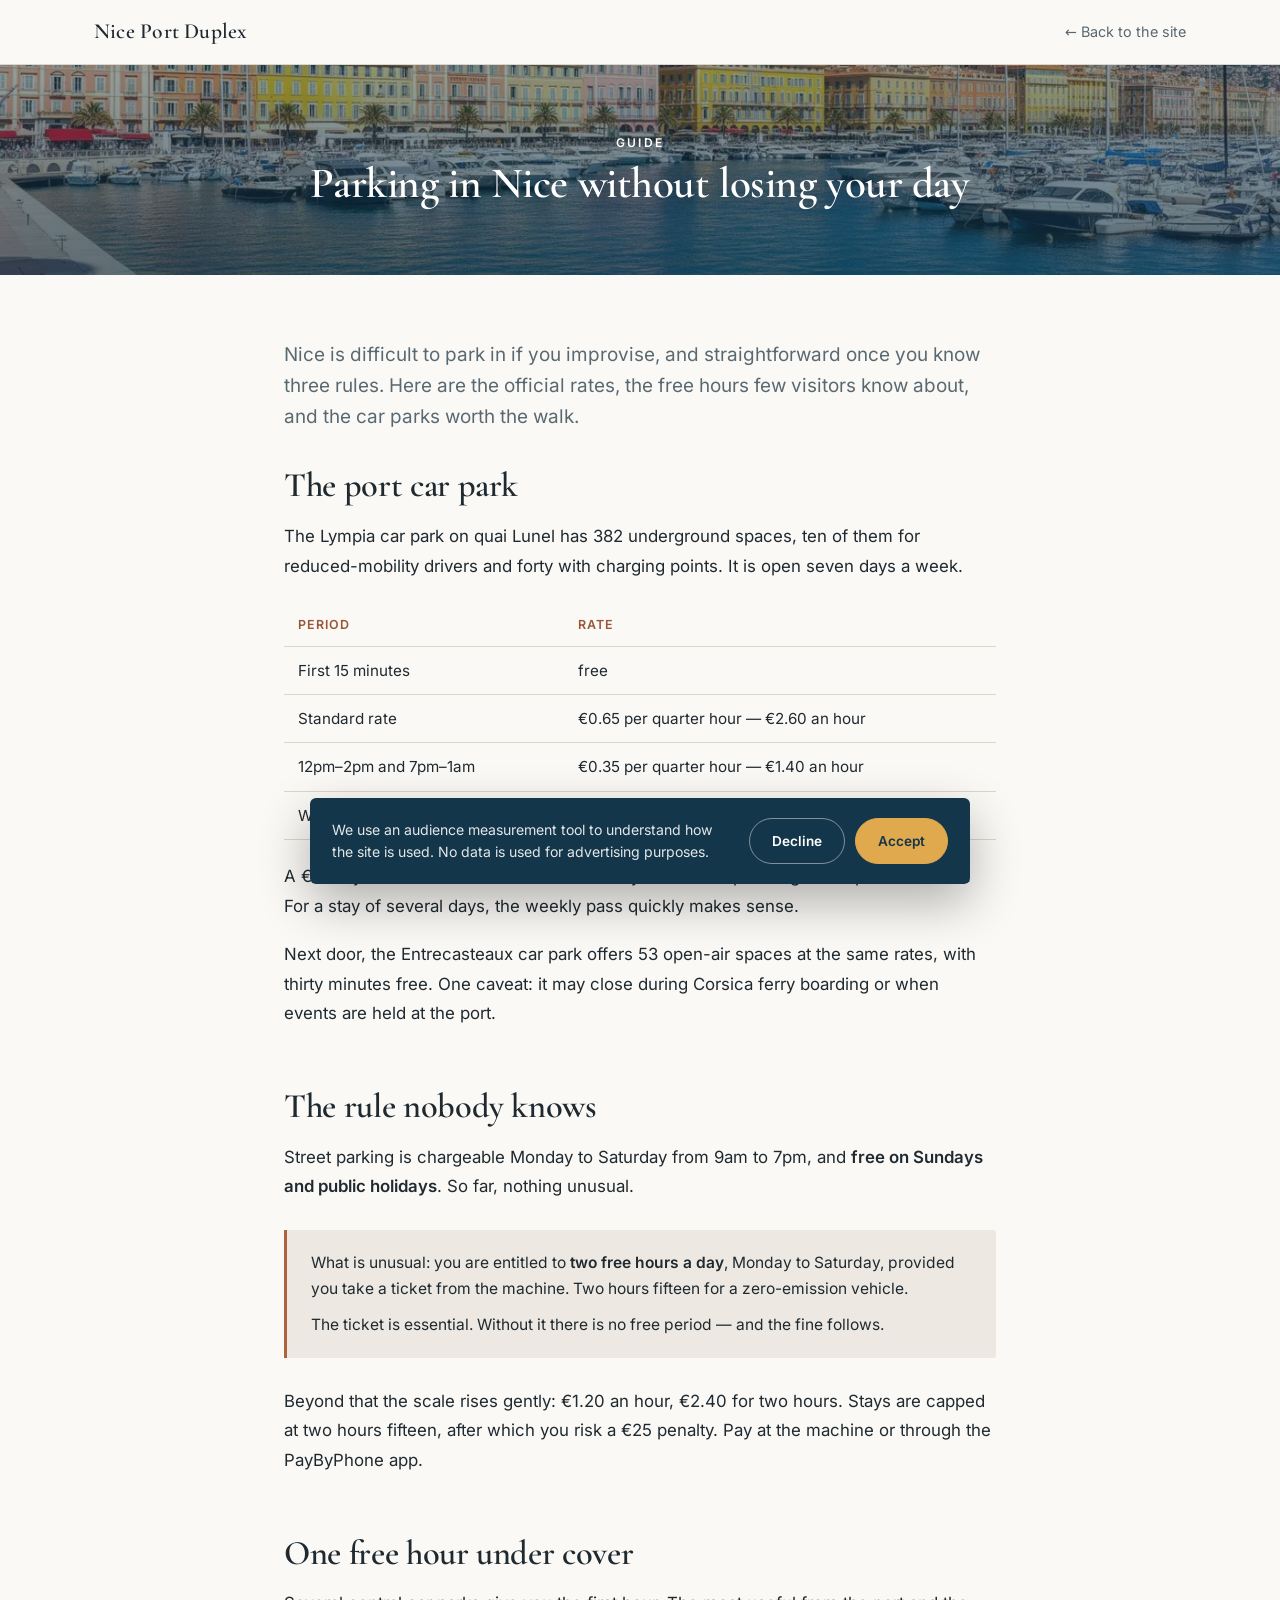
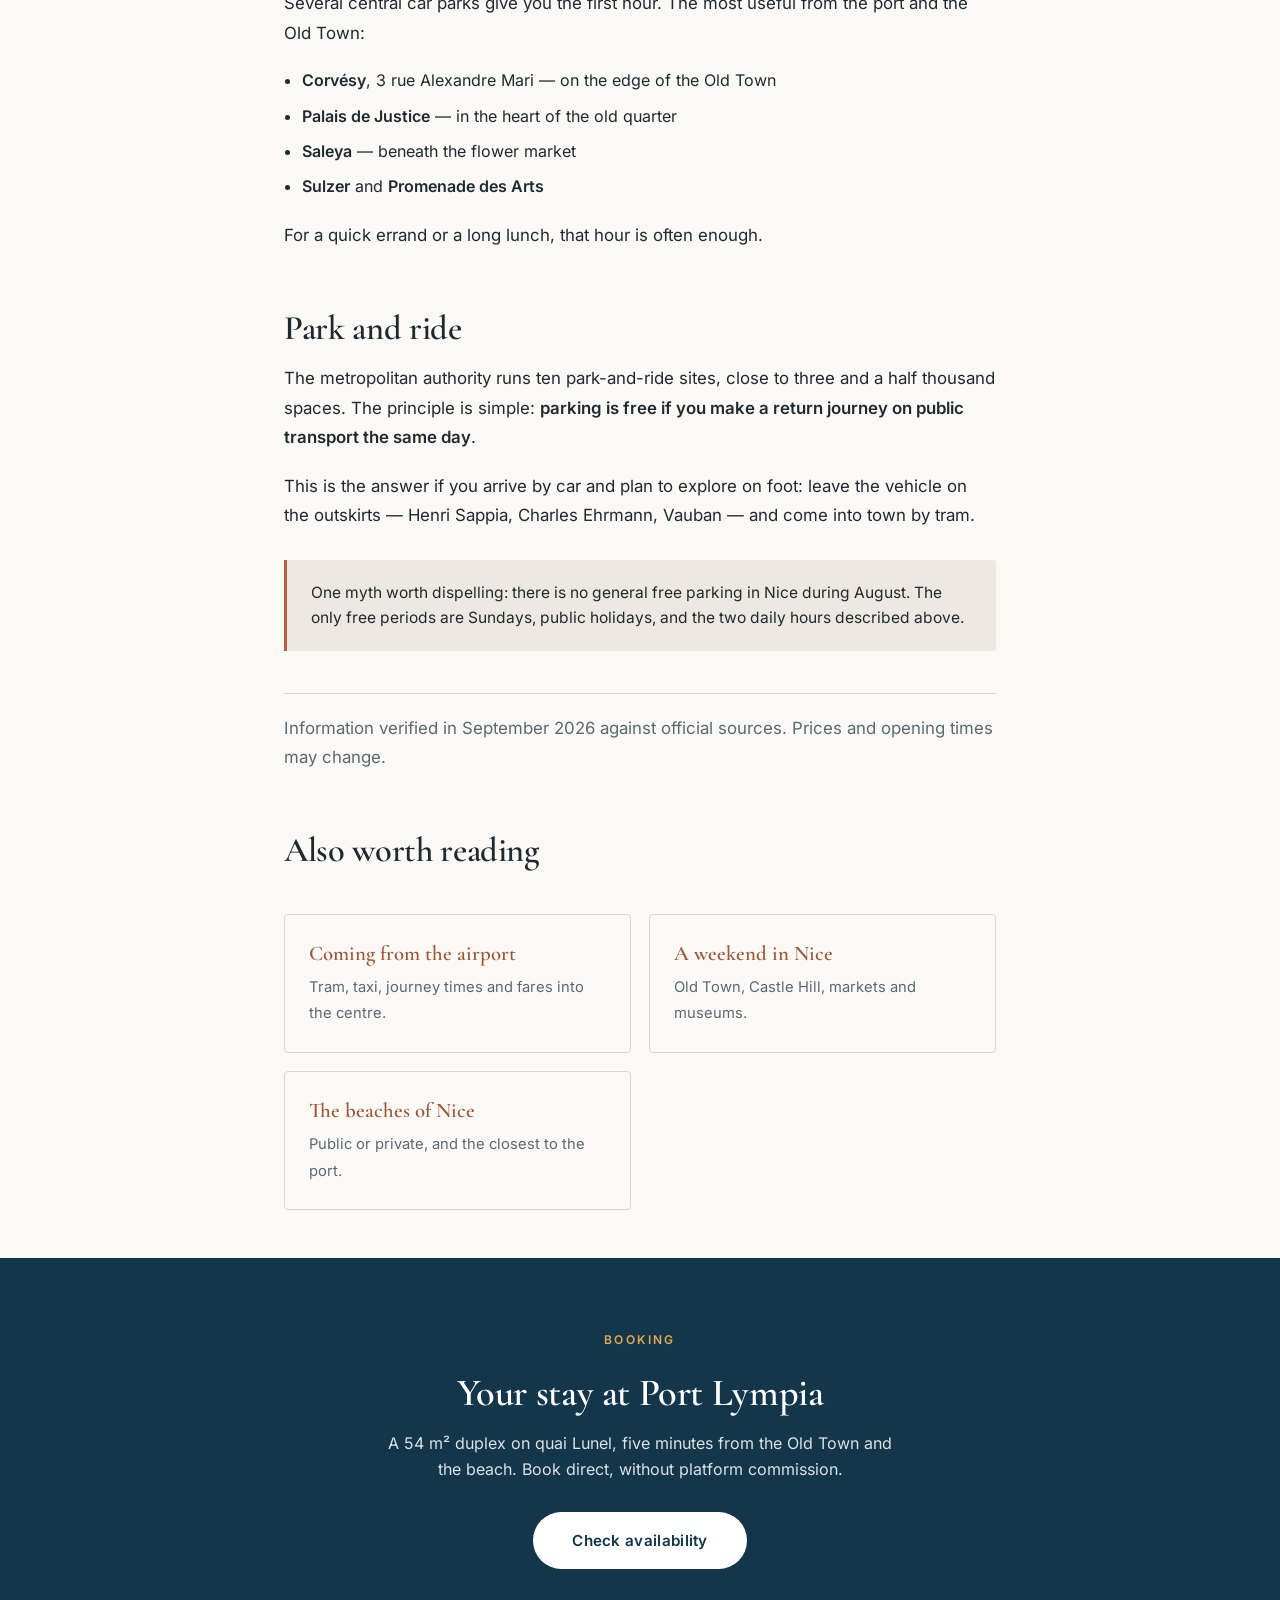
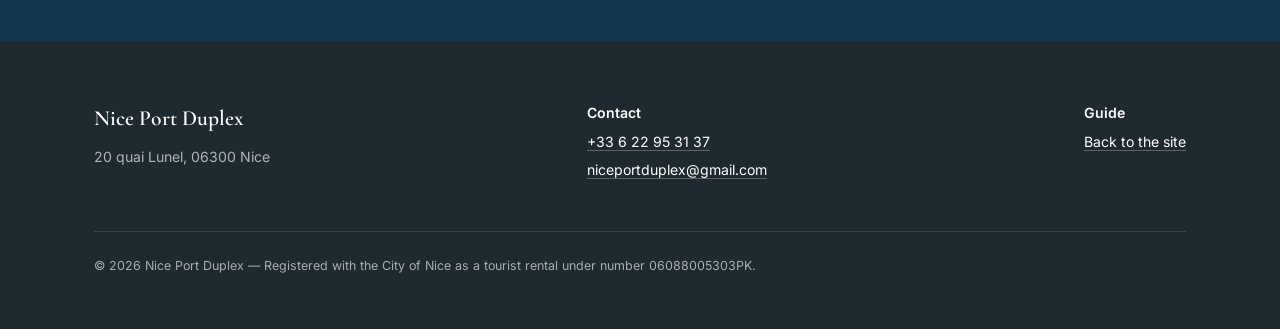
<file: en/parking-in-nice/index.html>
<!DOCTYPE html>
<html lang="en">
<head>
<meta charset="utf-8">
<meta name="viewport" content="width=device-width, initial-scale=1">

<title>Parking in Nice: car parks, rates and street parking — Nice Port Duplex</title>
<meta name="description" content="Parking in Nice: the Lympia car park and central options, street parking rates, two free hours a day, and park-and-ride sites.">
<link rel="canonical" href="https://niceportduplex.com/en/parking-in-nice/">
<link rel="alternate" hreflang="fr" href="https://niceportduplex.com/se-garer-a-nice/">
<link rel="alternate" hreflang="en" href="https://niceportduplex.com/en/parking-in-nice/">
<link rel="alternate" hreflang="x-default" href="https://niceportduplex.com/se-garer-a-nice/">
<meta name="robots" content="index, follow">
<meta name="theme-color" content="#fbf9f6">

<meta property="og:type" content="article">
<meta property="og:locale" content="en_GB">
<meta property="og:site_name" content="Nice Port Duplex">
<meta property="og:url" content="https://niceportduplex.com/en/parking-in-nice/">
<meta property="og:title" content="Parking in Nice without losing your day">
<meta property="og:description" content="Parking in Nice: the Lympia car park and central options, street parking rates, two free hours a day, and park-and-ride sites.">
<meta property="og:image" content="https://niceportduplex.com/images/opt/hero-1280.jpg">
<meta name="twitter:card" content="summary_large_image">

<link rel="preload" as="font" type="font/woff2" crossorigin href="../../fonts/cormorant-600.woff2">
<link rel="preload" as="font" type="font/woff2" crossorigin href="../../fonts/inter-400.woff2">
<link rel="preload" as="font" type="font/woff2" crossorigin href="../../fonts/inter-600.woff2">
<link rel="preload" as="font" type="font/woff2" crossorigin href="../../fonts/cormorant-400-italic.woff2">
<link rel="icon" href="../../images/favicon.png">
<!-- styles:debut -->
<style>/* Polices servies depuis le domaine : aucune requête vers un tiers. */
@font-face{font-family:'Inter';font-style:normal;font-weight:400;font-display:swap;
  src:url('../../fonts/inter-400.woff2') format('woff2')}
@font-face{font-family:'Inter';font-style:normal;font-weight:600;font-display:swap;
  src:url('../../fonts/inter-600.woff2') format('woff2')}
@font-face{font-family:'Cormorant Garamond';font-style:normal;font-weight:600;font-display:swap;
  src:url('../../fonts/cormorant-600.woff2') format('woff2')}
@font-face{font-family:'Cormorant Garamond';font-style:italic;font-weight:400;font-display:swap;
  src:url('../../fonts/cormorant-400-italic.woff2') format('woff2')}

/* ════════════════════════════════════════════════════════
   Nice Port Duplex — feuille de style partagée
   Utilisée par index.html (FR) et en/index.html (EN)
   ════════════════════════════════════════════════════════ */

:root{
  --terracotta:#ae623f;        /* fond de bouton, blanc lisible dessus */
  --terracotta-ink:#9a5738;    /* terracotta en texte sur fond clair */
  --gold:#e0a94e;
  --sea:#397aa3;
  --deep:#14364a;
  --cream:#ede8e1;
  --ivory:#fbf9f6;
  --ink:#1f2a30;
  --muted:#596972;
  --line:#ddd5ca;
  --max:1140px;
}
*{box-sizing:border-box;margin:0;padding:0}
html{scroll-behavior:smooth}
body{
  font-family:'Inter',system-ui,sans-serif;
  color:var(--ink);background:var(--ivory);
  line-height:1.65;-webkit-font-smoothing:antialiased;
}
h1,h2,h3{font-family:'Cormorant Garamond',Georgia,serif;font-weight:600;line-height:1.12;letter-spacing:-.01em}
h1{font-size:clamp(2.8rem,7.5vw,5.2rem)}
h2{font-size:clamp(2rem,4.5vw,3.1rem);margin-bottom:.55em}
h3{font-size:1.3rem;margin-bottom:.35em}
p{margin-bottom:1em}
a{color:inherit}
img{display:block;width:100%;height:100%;object-fit:cover}
.frame img,.gallery img,.hero-img img,.bookhero img{background:var(--cream)}
.wrap{max-width:var(--max);margin:0 auto;padding:0 24px}
section{padding:clamp(64px,9vw,118px) 0}
.eyebrow{font-size:.75rem;letter-spacing:.2em;text-transform:uppercase;color:var(--terracotta-ink);font-weight:600;margin-bottom:1.3em}
.lead{font-size:1.15rem;color:var(--muted);max-width:62ch}
.center{text-align:center}
.center .lead{margin-left:auto;margin-right:auto}

/* ── Boutons ── */
.btn{
  display:inline-block;padding:15px 38px;border-radius:999px;
  font-size:.95rem;font-weight:600;letter-spacing:.02em;
  text-decoration:none;transition:.25s;border:1px solid transparent;cursor:pointer;
}
.btn-primary{background:var(--terracotta);color:#fff}
.btn-primary:hover{background:#94512f}
.btn-gold{background:var(--gold);color:var(--deep)}
.btn-gold:hover{background:#cb9640;color:var(--deep)}
.btn-light{background:#fff;color:var(--deep)}
.btn-light:hover{background:var(--gold);color:var(--deep)}

/* ── En-tête ── */
header{position:absolute;top:0;left:0;right:0;z-index:50}
.nav{display:flex;align-items:center;justify-content:space-between;height:86px}
.brand{font-family:'Cormorant Garamond',serif;font-weight:600;font-size:1.55rem;color:#fff;text-decoration:none;letter-spacing:.01em;text-shadow:0 1px 12px rgba(0,0,0,.3)}
.nav-right{display:flex;align-items:center;gap:26px}
.nav-right a{color:#fff;font-size:.9rem;text-decoration:none;text-shadow:0 1px 12px rgba(0,0,0,.3)}
.nav-right a.btn-gold{color:var(--deep);text-shadow:none}
.nav-right .btn{padding:11px 28px;font-size:.9rem}
.lang{display:flex;gap:8px;align-items:center;font-size:.88rem;color:#fff}
.lang a{opacity:.82}
.lang a:hover{opacity:1}
.lang a[aria-current="true"]{opacity:1;font-weight:600;border-bottom:1px solid var(--gold)}
@media(max-width:760px){
  .nav-right a.hide-sm{display:none}
  .nav{height:72px}
  .brand{font-size:1.15rem}
  .nav-right{gap:12px}
  .nav-right .btn{padding:10px 18px;font-size:.85rem}
}
@media(max-width:400px){
  .brand{font-size:1rem}
  .lang{font-size:.8rem}
  .nav-right .btn{padding:10px 14px}
}
/* Zones tactiles confortables sur écran tactile */
@media(pointer:coarse){
  .nav-right a,.lang a,.bookfoot a,footer a{min-height:44px;display:inline-flex;align-items:center}
  .lang a{padding:0 10px}
  .nav-right{gap:14px}
  summary{min-height:44px;align-items:center}
  .btn{padding:16px 34px}
}

/* ── Hero ── */
.hero{position:relative;min-height:clamp(540px,88vh,780px);display:flex;align-items:center;justify-content:center;background:var(--deep);text-align:center}
.hero-img{position:absolute;inset:0}
.hero::after{content:"";position:absolute;inset:0;background:linear-gradient(to bottom,rgba(20,54,74,.58) 0%,rgba(20,54,74,.34) 45%,rgba(20,54,74,.66) 100%)}
.hero .wrap{position:relative;z-index:2;color:#fff;padding-top:60px}
.hero .eyebrow{color:#fff;opacity:1;letter-spacing:.24em}
.hero h1{margin-bottom:.3em;text-shadow:0 2px 30px rgba(0,0,0,.35)}
.hero .tagline{font-family:'Cormorant Garamond',serif;font-style:italic;font-size:clamp(1.25rem,2.6vw,1.75rem);max-width:30ch;margin:0 auto 2em;color:rgba(255,255,255,.95);text-shadow:0 1px 16px rgba(0,0,0,.3);line-height:1.4}

/* ── Bandeau équipements ── */
.strip{background:var(--cream);padding:clamp(44px,5vw,64px) 0}
.strip-grid{display:grid;grid-template-columns:repeat(8,1fr);gap:20px;text-align:center}
@media(max-width:1000px){.strip-grid{grid-template-columns:repeat(4,1fr);gap:30px 16px}}
@media(max-width:540px){.strip-grid{grid-template-columns:repeat(2,1fr)}}
.strip-grid i{display:flex;align-items:center;justify-content:center;width:62px;height:62px;margin:0 auto 12px;background:#fff;border-radius:50%}
.strip-grid svg{width:26px;height:26px;stroke:var(--sea);fill:none;stroke-width:1.6;stroke-linecap:round;stroke-linejoin:round}
.strip-grid b{display:block;font-size:.95rem;font-weight:600}
.strip-grid span{display:block;font-size:.82rem;color:var(--muted)}

/* ── Grilles ── */
.two{display:grid;grid-template-columns:1.05fr .95fr;gap:clamp(40px,6vw,82px);align-items:center}
@media(max-width:860px){.two{grid-template-columns:1fr}}
.frame{aspect-ratio:1/1;background:var(--cream);overflow:hidden;border-radius:3px}

.gallery{display:grid;grid-template-columns:repeat(3,1fr);gap:12px;margin-top:52px}
.gallery div{aspect-ratio:1;background:var(--cream);overflow:hidden;border-radius:3px}
.gallery div:first-child{grid-column:span 2;grid-row:span 2;aspect-ratio:auto}
@media(max-width:700px){
  .gallery{grid-template-columns:repeat(2,1fr)}
  .gallery div:first-child{grid-column:span 2;grid-row:auto;aspect-ratio:4/3}
}

/* ── Équipements détaillés ── */
.amenities{display:grid;grid-template-columns:repeat(3,1fr);gap:1px;background:var(--line);border:1px solid var(--line);margin-top:44px;border-radius:3px;overflow:hidden}
.amenities li{list-style:none;background:var(--ivory);padding:24px 26px;font-size:.92rem}
@media(max-width:860px){.amenities{grid-template-columns:repeat(2,1fr)}}
@media(max-width:520px){.amenities{grid-template-columns:1fr}}
.amenities strong{display:block;font-size:.72rem;letter-spacing:.14em;text-transform:uppercase;color:var(--terracotta-ink);margin-bottom:7px;font-weight:600}

/* ── Emplacement ── */
.band{background:var(--cream)}
.distances{display:grid;grid-template-columns:repeat(auto-fit,minmax(170px,1fr));gap:36px;margin-top:52px}
.distances div{border-top:2px solid var(--terracotta);padding-top:18px}
.distances b{font-family:'Cormorant Garamond',serif;font-size:2.5rem;font-weight:600;display:block;line-height:1;margin-bottom:6px}
.distances span{font-size:.9rem;color:var(--muted)}

/* ── Réservation ── */
.booking{background:var(--deep);color:#fff;text-align:center}
.booking h2{color:#fff}
.booking .lead{color:rgba(255,255,255,.8);margin:0 auto 12px}
.perks{display:flex;justify-content:center;flex-wrap:wrap;gap:14px 42px;margin:38px 0 42px;font-size:.92rem;color:rgba(255,255,255,.88)}
.perks span::before{content:"✓";color:var(--gold);font-weight:600;margin-right:10px}
.booking .btn{padding:18px 48px;font-size:1rem}
.booking small{display:block;margin-top:20px;font-size:.8rem;color:rgba(255,255,255,.72)}

/* ── Page de réservation ── */
.bookbar{position:sticky;top:0;z-index:60;background:var(--ivory);border-bottom:1px solid var(--line)}
.bookbar .nav{height:64px}
.bookbar .brand{color:var(--ink);text-shadow:none;font-size:1.35rem;font-weight:600}
.bookbar .nav-right a{color:var(--muted);text-shadow:none}
.bookbar .nav-right a:hover{color:var(--terracotta-ink)}
.bookhero{position:relative;height:clamp(140px,20vw,210px);display:flex;align-items:center;justify-content:center;text-align:center;overflow:hidden;background:var(--deep)}
.bookhero img{position:absolute;inset:0;width:100%;height:100%;object-fit:cover;object-position:center 64%}
.bookhero::after{content:"";position:absolute;inset:0;background:linear-gradient(to bottom,rgba(20,54,74,.45),rgba(20,54,74,.68))}
.bookhero .wrap{position:relative;z-index:2;color:#fff}
.bookhero .eyebrow{color:#fff;opacity:1;margin-bottom:.55em}
.bookhero h1{font-size:clamp(1.75rem,3.8vw,2.7rem);margin:0;text-shadow:0 2px 22px rgba(0,0,0,.35)}
.bookintro{text-align:center;padding:clamp(26px,3.5vw,40px) 0 clamp(22px,2.6vw,32px)}
.bookintro .perks{margin:20px 0 0;color:var(--muted)}
.bookintro .perks span::before{color:var(--terracotta)}
.engine-full{width:100%;background:#fff;border-top:1px solid var(--line)}
.engine-full iframe{width:100%;border:0;display:block;height:4000px}
@media(max-width:700px){.engine-full iframe{height:4900px}}
.bookfoot{text-align:center;padding:40px 0 64px;font-size:.88rem;color:var(--muted)}
.bookfoot a{color:var(--terracotta-ink)}
.engine-note{display:block;margin-top:22px;font-size:.8rem;color:rgba(255,255,255,.72)}

/* ── FAQ ── */
details{border-bottom:1px solid var(--line);padding:22px 0}
summary{cursor:pointer;font-weight:600;font-size:1.02rem;list-style:none;display:flex;justify-content:space-between;gap:20px}
summary::-webkit-details-marker{display:none}
summary::after{content:"+";color:var(--terracotta-ink);font-size:1.5rem;line-height:1;transition:.2s}
details[open] summary::after{transform:rotate(45deg)}
details p{margin:14px 0 0;color:var(--muted);max-width:72ch}

/* ── Carte ── */
.map-block{padding-bottom:0}
.map-head{display:flex;justify-content:space-between;align-items:flex-end;flex-wrap:wrap;gap:20px;margin-bottom:34px}
.map-head address{font-style:normal;font-size:1.05rem;color:var(--muted);line-height:1.5}
.map-head address b{display:block;color:var(--ink);font-weight:600}
.map-frame{position:relative;height:clamp(300px,42vw,460px);background:var(--cream);overflow:hidden}
.map-frame iframe{width:100%;height:100%;border:0;display:block;filter:saturate(.85)}
.map-placeholder{width:100%;height:100%;display:flex;flex-direction:column;align-items:center;
  justify-content:center;gap:16px;text-align:center;padding:24px;background:var(--cream)}
.map-placeholder p{margin:0;max-width:44ch;font-size:.9rem;color:var(--muted)}
.map-placeholder button{font:inherit;font-size:.9rem;font-weight:600;border-radius:999px;
  padding:14px 30px;min-height:44px;border:1px solid var(--deep);background:var(--deep);
  color:#fff;cursor:pointer}
.map-placeholder button:hover{background:var(--terracotta);border-color:var(--terracotta)}

/* ── Pied de page ── */
footer{background:var(--ink);color:rgba(255,255,255,.65);padding:60px 0 40px;font-size:.88rem}
footer a{color:#fff;text-decoration:none;border-bottom:1px solid rgba(255,255,255,.28)}
.foot{display:flex;justify-content:space-between;flex-wrap:wrap;gap:30px}
.foot p{margin-bottom:.4em}
.foot strong{color:#fff;font-weight:600}
.legal{margin-top:44px;padding-top:24px;border-top:1px solid rgba(255,255,255,.12);font-size:.78rem;color:rgba(255,255,255,.62)}

/* ── Pages guide ── */
.article{max-width:760px;margin:0 auto;padding:clamp(40px,5vw,64px) 24px clamp(30px,4vw,48px)}
.article p{font-size:1.05rem;line-height:1.75;margin-bottom:1.15em}
.article h2{font-size:clamp(1.6rem,3.2vw,2.15rem);margin:1.7em 0 .5em}
.article h2:first-of-type{margin-top:.3em}
.article h3{font-size:1.15rem;font-weight:600;font-family:'Inter',sans-serif;margin:1.6em 0 .4em}
.article ul{margin:0 0 1.3em 1.1em}
.article li{margin-bottom:.5em;line-height:1.7}
.article a{color:var(--terracotta-ink);text-underline-offset:3px}
.article .chapeau{font-size:1.18rem;line-height:1.65;color:var(--muted);margin-bottom:1.8em}
.encadre{background:var(--cream);border-left:3px solid var(--terracotta);padding:20px 24px;margin:1.8em 0;border-radius:0 3px 3px 0}
.encadre p{margin:0;font-size:.97rem;line-height:1.65}
.encadre p+p{margin-top:.7em}
.article table{width:100%;border-collapse:collapse;margin:1.5em 0;font-size:.95rem}
.article th,.article td{text-align:left;padding:11px 14px;border-bottom:1px solid var(--line)}
.article th{font-weight:600;font-size:.78rem;letter-spacing:.08em;text-transform:uppercase;color:var(--terracotta-ink)}
.maj{display:block;margin-top:2.5em;padding-top:1.2em;border-top:1px solid var(--line);font-size:.85rem;color:var(--muted)}

/* Appel à la réservation en fin de guide */
.cta-guide{background:var(--deep);color:#fff;text-align:center;padding:clamp(48px,6vw,72px) 24px}
.cta-guide h2{color:#fff;margin-bottom:.4em;font-size:clamp(1.7rem,3.4vw,2.4rem)}
.cta-guide p{max-width:52ch;margin:0 auto 1.8em;color:rgba(255,255,255,.85)}

/* Liste des guides sur la page d'accueil */
.guides{display:grid;grid-template-columns:repeat(auto-fit,minmax(240px,1fr));gap:18px;margin-top:44px}
.guides a{display:block;padding:26px 24px;background:var(--ivory);border:1px solid var(--line);
  border-radius:4px;text-decoration:none;transition:.2s}
.guides a:hover{border-color:var(--terracotta);transform:translateY(-2px)}
.guides b{display:block;font-family:'Cormorant Garamond',serif;font-weight:600;font-size:1.3rem;margin-bottom:.3em;line-height:1.25}
.guides span{font-size:.92rem;color:var(--muted);line-height:1.6}

/* ── Bandeau de consentement ── */
.cookie-bar{position:fixed;left:16px;right:16px;bottom:16px;z-index:200;max-width:660px;margin:0 auto;
  background:var(--deep);color:#fff;border-radius:6px;padding:20px 22px;
  box-shadow:0 18px 50px rgba(0,0,0,.3);display:none;gap:18px;align-items:center;flex-wrap:wrap}
.cookie-bar[data-open="1"]{display:flex}
.cookie-bar p{margin:0;flex:1 1 280px;font-size:.88rem;line-height:1.55;color:rgba(255,255,255,.88)}
.cookie-bar .actions{display:flex;gap:10px;flex-wrap:wrap}
.cookie-bar button{font:inherit;font-size:.85rem;font-weight:600;border-radius:999px;
  padding:11px 22px;border:1px solid rgba(255,255,255,.45);background:none;color:#fff;cursor:pointer;min-height:44px}
.cookie-bar button:hover{border-color:#fff}
.cookie-bar button.ok{background:var(--gold);border-color:var(--gold);color:var(--deep)}
.cookie-bar button.ok:hover{background:#cb9640}
@media(max-width:560px){.cookie-bar .actions{width:100%}.cookie-bar button{flex:1}}</style>
<!-- styles:fin -->
</head>
<body>

<div class="bookbar">
  <nav class="wrap nav">
    <a href="/en/" class="brand">Nice&nbsp;Port&nbsp;Duplex</a>
    <div class="nav-right">
      <a href="/en/">← Back to the site</a>
    </div>
  </nav>
</div>

<main id="contenu">

<div class="bookhero">
  <picture><source type="image/webp" srcset="../../images/opt/hero-640.webp 640w, ../../images/opt/hero-1100.webp 1100w, ../../images/opt/hero-1400.webp 1400w" sizes="100vw"><img src="../../images/opt/hero-760.jpg" alt="The historic port of Nice" width="1920" height="1088" fetchpriority="high"></picture>
  <div class="wrap">
    <p class="eyebrow">Guide</p>
    <h1>Parking in Nice without losing your day</h1>
  </div>
</div>

<article class="article">
  <p class="chapeau">Nice is difficult to park in if you improvise, and straightforward once you know three rules. Here are the official rates, the free hours few visitors know about, and the car parks worth the walk.</p>

<h2>The port car park</h2>

<p>The Lympia car park on quai Lunel has 382 underground spaces, ten of them for reduced-mobility drivers and forty with charging points. It is open seven days a week.</p>

<table>
<tr><th>Period</th><th>Rate</th></tr>
<tr><td>First 15 minutes</td><td>free</td></tr>
<tr><td>Standard rate</td><td>€0.65 per quarter hour — €2.60 an hour</td></tr>
<tr><td>12pm–2pm and 7pm–1am</td><td>€0.35 per quarter hour — €1.40 an hour</td></tr>
<tr><td>Weekly pass</td><td>€120</td></tr>
</table>

<p>A €15 day rate exists but is reserved for ferry and cruise passengers on proof of travel. For a stay of several days, the weekly pass quickly makes sense.</p>

<p>Next door, the Entrecasteaux car park offers 53 open-air spaces at the same rates, with thirty minutes free. One caveat: it may close during Corsica ferry boarding or when events are held at the port.</p>

<h2>The rule nobody knows</h2>

<p>Street parking is chargeable Monday to Saturday from 9am to 7pm, and <strong>free on Sundays and public holidays</strong>. So far, nothing unusual.</p>

<div class="encadre">
<p>What is unusual: you are entitled to <strong>two free hours a day</strong>, Monday to Saturday, provided you take a ticket from the machine. Two hours fifteen for a zero-emission vehicle.</p>
<p>The ticket is essential. Without it there is no free period — and the fine follows.</p>
</div>

<p>Beyond that the scale rises gently: €1.20 an hour, €2.40 for two hours. Stays are capped at two hours fifteen, after which you risk a €25 penalty. Pay at the machine or through the PayByPhone app.</p>

<h2>One free hour under cover</h2>

<p>Several central car parks give you the first hour. The most useful from the port and the Old Town:</p>

<ul>
<li><strong>Corvésy</strong>, 3 rue Alexandre Mari — on the edge of the Old Town</li>
<li><strong>Palais de Justice</strong> — in the heart of the old quarter</li>
<li><strong>Saleya</strong> — beneath the flower market</li>
<li><strong>Sulzer</strong> and <strong>Promenade des Arts</strong></li>
</ul>

<p>For a quick errand or a long lunch, that hour is often enough.</p>

<h2>Park and ride</h2>

<p>The metropolitan authority runs ten park-and-ride sites, close to three and a half thousand spaces. The principle is simple: <strong>parking is free if you make a return journey on public transport the same day</strong>.</p>

<p>This is the answer if you arrive by car and plan to explore on foot: leave the vehicle on the outskirts — Henri Sappia, Charles Ehrmann, Vauban — and come into town by tram.</p>

<div class="encadre">
<p>One myth worth dispelling: there is no general free parking in Nice during August. The only free periods are Sundays, public holidays, and the two daily hours described above.</p>
</div>
  <p class="maj">Information verified in September 2026 against official sources. Prices and opening times may change.</p>

  <h2>Also worth reading</h2>
  <div class="guides">
    <a href="/en/nice-airport/"><b>Coming from the airport</b><span>Tram, taxi, journey times and fares into the centre.</span></a>
    <a href="/en/weekend-in-nice/"><b>A weekend in Nice</b><span>Old Town, Castle Hill, markets and museums.</span></a>
    <a href="/en/nice-beaches/"><b>The beaches of Nice</b><span>Public or private, and the closest to the port.</span></a>
  </div>
</article>

</main>

<div class="cta-guide">
  <p class="eyebrow" style="color:var(--gold)">Booking</p>
  <h2>Your stay at Port Lympia</h2>
  <p>A 54 m² duplex on quai Lunel, five minutes from the Old Town and the beach. Book direct, without platform commission.</p>
  <a href="/en/book/" class="btn btn-light">Check availability</a>
</div>

<footer>
  <div class="wrap">
    <div class="foot">
      <div>
        <p style="font-family:'Cormorant Garamond',serif;font-weight:600;font-size:1.35rem;color:#fff">Nice Port Duplex</p>
        <p>20 quai Lunel, 06300 Nice</p>
      </div>
      <div>
        <p><strong>Contact</strong></p>
        <p><a href="tel:+33622953137">+33 6 22 95 31 37</a></p>
        <p><a href="mailto:niceportduplex@gmail.com">niceportduplex@gmail.com</a></p>
      </div>
      <div>
        <p><strong>Guide</strong></p>
        <p><a href="/en/">Back to the site</a></p>
      </div>
    </div>
    <p class="legal">© 2026 Nice Port Duplex — Registered with the City of Nice as a tourist rental under number 06088005303PK.</p>
  </div>
</footer>

<script type="application/ld+json">
{
  "@context": "https://schema.org",
  "@type": "Article",
  "headline": "Parking in Nice without losing your day",
  "description": "Parking in Nice: the Lympia car park and central options, street parking rates, two free hours a day, and park-and-ride sites.",
  "inLanguage": "en-GB",
  "mainEntityOfPage": {
    "@type": "WebPage",
    "@id": "https://niceportduplex.com/en/parking-in-nice/"
  },
  "image": "https://niceportduplex.com/images/opt/hero-1280.jpg",
  "datePublished": "2026-09-29",
  "dateModified": "2026-09-29",
  "author": {
    "@type": "Organization",
    "name": "Nice Port Duplex",
    "url": "https://niceportduplex.com/"
  },
  "publisher": {
    "@type": "Organization",
    "name": "Nice Port Duplex",
    "url": "https://niceportduplex.com/"
  }
}
</script>

<!-- analytics:debut -->
<!-- Bandeau de consentement : Google Analytics ne se charge qu'après accord. -->
<div class="cookie-bar" id="cookie-bar" role="region" aria-label="Consent to audience measurement cookies">
  <p id="cookie-text">We use an audience measurement tool to understand how the site is used. No data is used for advertising purposes.</p>
  <div class="actions">
    <button type="button" id="cookie-no">Decline</button>
    <button type="button" class="ok" id="cookie-yes">Accept</button>
  </div>
</div>
<script>
function npdConsent() {
  var ID = 'G-PHCLXYTM1L', KEY = 'npd-consent', bar = document.getElementById('cookie-bar');

  function memoire(action, valeur) {
    try { return action === 'lire' ? localStorage.getItem(KEY) : localStorage.setItem(KEY, valeur); }
    catch (e) { return null; }
  }

  function demarrerMesure() {
    if (window.gtagCharge) return;
    window.gtagCharge = true;
    var s = document.createElement('script');
    s.async = true;
    s.src = 'https://www.googletagmanager.com/gtag/js?id=' + ID;
    document.head.appendChild(s);
    window.dataLayer = window.dataLayer || [];
    window.gtag = function () { window.dataLayer.push(arguments); };
    gtag('js', new Date());
    gtag('config', ID, { anonymize_ip: true });
  }

  var choix = memoire('lire');
  if (choix === 'oui') demarrerMesure();
  else if (choix !== 'non' && bar) bar.setAttribute('data-open', '1');

  if (bar) {
    document.getElementById('cookie-yes').addEventListener('click', function () {
      memoire('ecrire', 'oui'); bar.removeAttribute('data-open'); demarrerMesure();
    });
    document.getElementById('cookie-no').addEventListener('click', function () {
      memoire('ecrire', 'non'); bar.removeAttribute('data-open');
    });
  }
}
// différé : évite de forcer un recalcul de mise en page pendant le rendu
if ('requestIdleCallback' in window) requestIdleCallback(npdConsent, { timeout: 1800 });
else setTimeout(npdConsent, 900);
</script>
<!-- analytics:fin -->
</body>
</html>
</file>
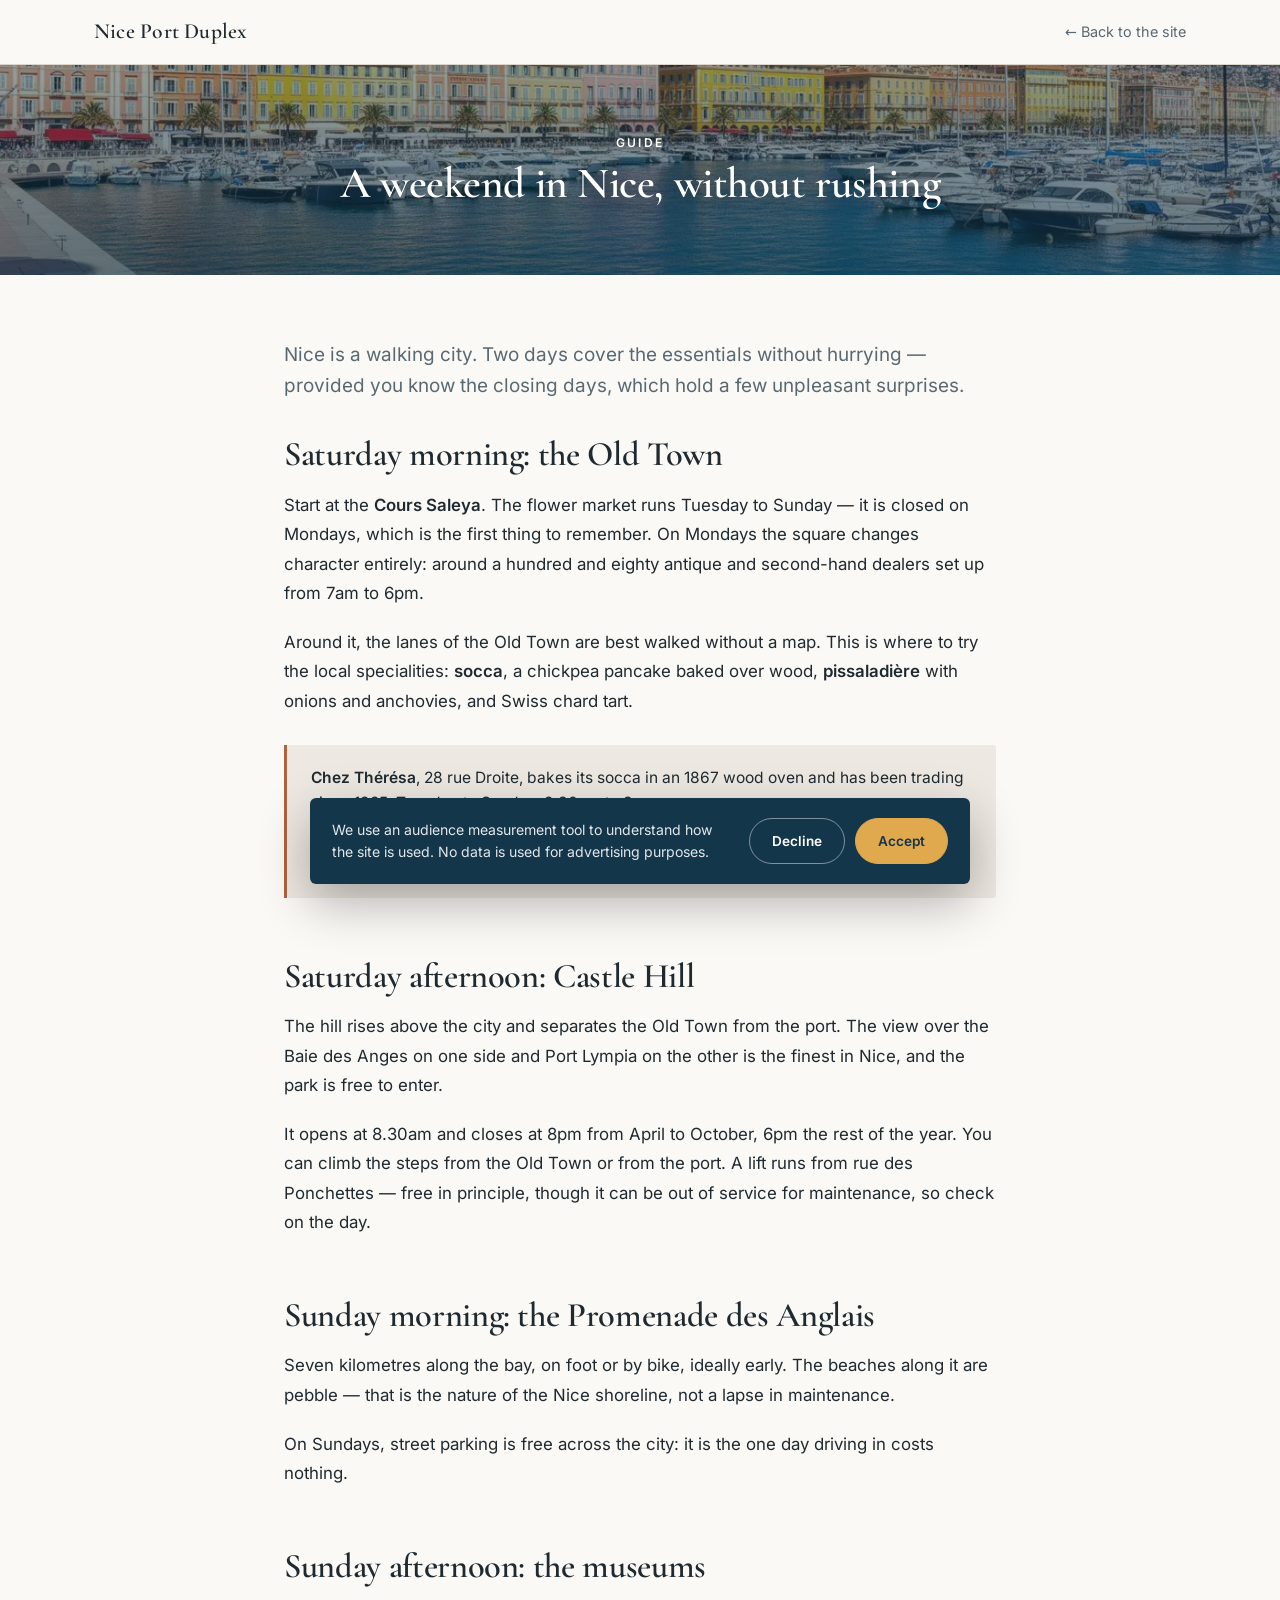
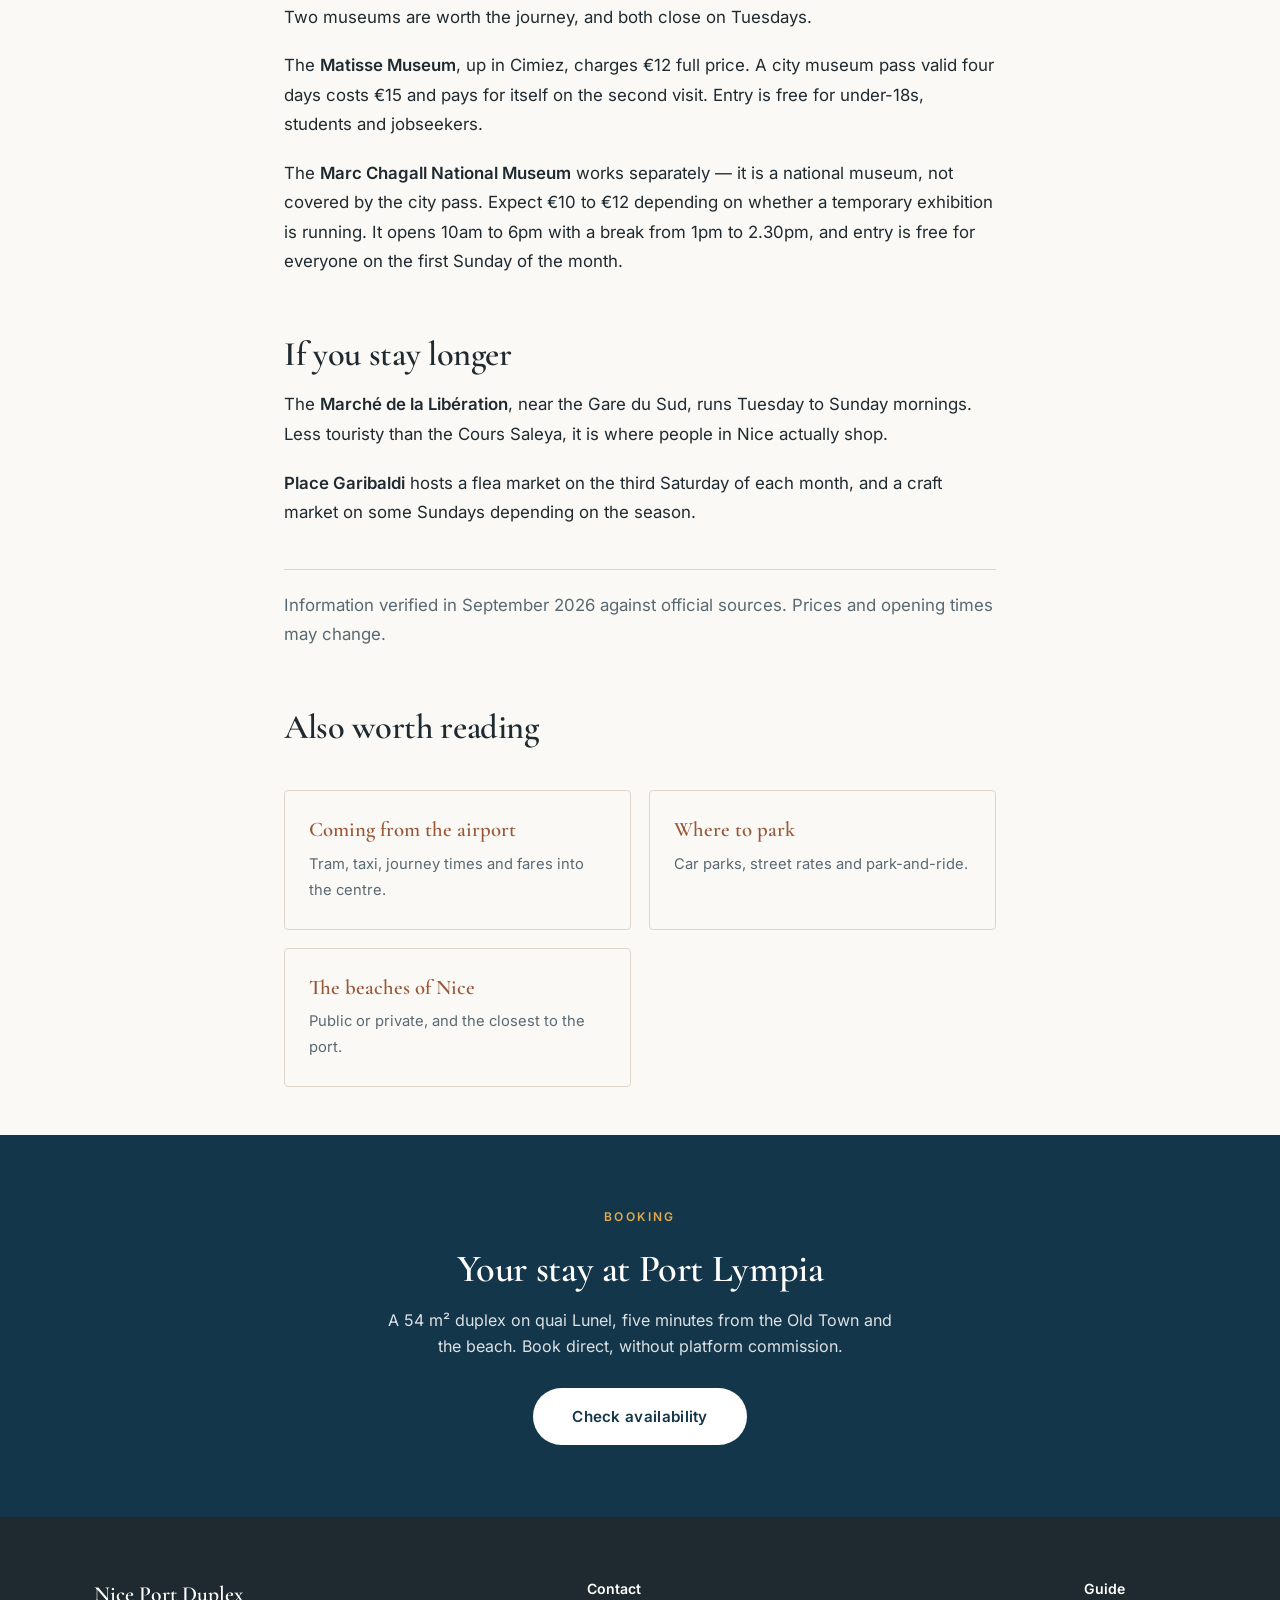
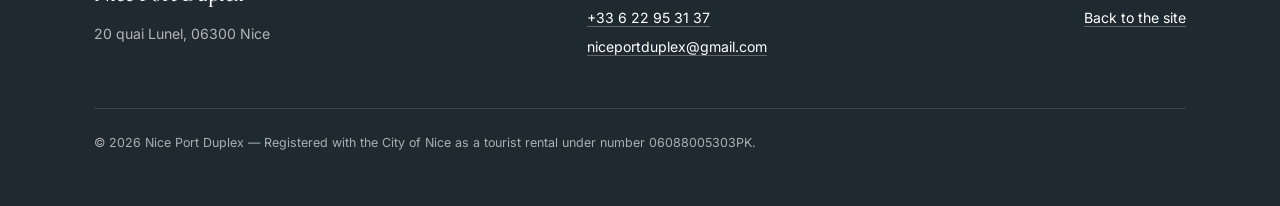
<file: en/weekend-in-nice/index.html>
<!DOCTYPE html>
<html lang="en">
<head>
<meta charset="utf-8">
<meta name="viewport" content="width=device-width, initial-scale=1">

<title>A weekend in Nice: what to see in two days — Nice Port Duplex</title>
<meta name="description" content="Two days in Nice: the Old Town and Cours Saleya, Castle Hill, the Promenade des Anglais, museums and markets, with opening days and prices.">
<link rel="canonical" href="https://niceportduplex.com/en/weekend-in-nice/">
<link rel="alternate" hreflang="fr" href="https://niceportduplex.com/week-end-a-nice/">
<link rel="alternate" hreflang="en" href="https://niceportduplex.com/en/weekend-in-nice/">
<link rel="alternate" hreflang="x-default" href="https://niceportduplex.com/week-end-a-nice/">
<meta name="robots" content="index, follow">
<meta name="theme-color" content="#fbf9f6">

<meta property="og:type" content="article">
<meta property="og:locale" content="en_GB">
<meta property="og:site_name" content="Nice Port Duplex">
<meta property="og:url" content="https://niceportduplex.com/en/weekend-in-nice/">
<meta property="og:title" content="A weekend in Nice, without rushing">
<meta property="og:description" content="Two days in Nice: the Old Town and Cours Saleya, Castle Hill, the Promenade des Anglais, museums and markets, with opening days and prices.">
<meta property="og:image" content="https://niceportduplex.com/images/opt/hero-1280.jpg">
<meta name="twitter:card" content="summary_large_image">

<link rel="preload" as="font" type="font/woff2" crossorigin href="../../fonts/cormorant-600.woff2">
<link rel="preload" as="font" type="font/woff2" crossorigin href="../../fonts/inter-400.woff2">
<link rel="preload" as="font" type="font/woff2" crossorigin href="../../fonts/inter-600.woff2">
<link rel="preload" as="font" type="font/woff2" crossorigin href="../../fonts/cormorant-400-italic.woff2">
<link rel="icon" href="../../images/favicon.png">
<!-- styles:debut -->
<style>/* Polices servies depuis le domaine : aucune requête vers un tiers. */
@font-face{font-family:'Inter';font-style:normal;font-weight:400;font-display:swap;
  src:url('../../fonts/inter-400.woff2') format('woff2')}
@font-face{font-family:'Inter';font-style:normal;font-weight:600;font-display:swap;
  src:url('../../fonts/inter-600.woff2') format('woff2')}
@font-face{font-family:'Cormorant Garamond';font-style:normal;font-weight:600;font-display:swap;
  src:url('../../fonts/cormorant-600.woff2') format('woff2')}
@font-face{font-family:'Cormorant Garamond';font-style:italic;font-weight:400;font-display:swap;
  src:url('../../fonts/cormorant-400-italic.woff2') format('woff2')}

/* ════════════════════════════════════════════════════════
   Nice Port Duplex — feuille de style partagée
   Utilisée par index.html (FR) et en/index.html (EN)
   ════════════════════════════════════════════════════════ */

:root{
  --terracotta:#ae623f;        /* fond de bouton, blanc lisible dessus */
  --terracotta-ink:#9a5738;    /* terracotta en texte sur fond clair */
  --gold:#e0a94e;
  --sea:#397aa3;
  --deep:#14364a;
  --cream:#ede8e1;
  --ivory:#fbf9f6;
  --ink:#1f2a30;
  --muted:#596972;
  --line:#ddd5ca;
  --max:1140px;
}
*{box-sizing:border-box;margin:0;padding:0}
html{scroll-behavior:smooth}
body{
  font-family:'Inter',system-ui,sans-serif;
  color:var(--ink);background:var(--ivory);
  line-height:1.65;-webkit-font-smoothing:antialiased;
}
h1,h2,h3{font-family:'Cormorant Garamond',Georgia,serif;font-weight:600;line-height:1.12;letter-spacing:-.01em}
h1{font-size:clamp(2.8rem,7.5vw,5.2rem)}
h2{font-size:clamp(2rem,4.5vw,3.1rem);margin-bottom:.55em}
h3{font-size:1.3rem;margin-bottom:.35em}
p{margin-bottom:1em}
a{color:inherit}
img{display:block;width:100%;height:100%;object-fit:cover}
.frame img,.gallery img,.hero-img img,.bookhero img{background:var(--cream)}
.wrap{max-width:var(--max);margin:0 auto;padding:0 24px}
section{padding:clamp(64px,9vw,118px) 0}
.eyebrow{font-size:.75rem;letter-spacing:.2em;text-transform:uppercase;color:var(--terracotta-ink);font-weight:600;margin-bottom:1.3em}
.lead{font-size:1.15rem;color:var(--muted);max-width:62ch}
.center{text-align:center}
.center .lead{margin-left:auto;margin-right:auto}

/* ── Boutons ── */
.btn{
  display:inline-block;padding:15px 38px;border-radius:999px;
  font-size:.95rem;font-weight:600;letter-spacing:.02em;
  text-decoration:none;transition:.25s;border:1px solid transparent;cursor:pointer;
}
.btn-primary{background:var(--terracotta);color:#fff}
.btn-primary:hover{background:#94512f}
.btn-gold{background:var(--gold);color:var(--deep)}
.btn-gold:hover{background:#cb9640;color:var(--deep)}
.btn-light{background:#fff;color:var(--deep)}
.btn-light:hover{background:var(--gold);color:var(--deep)}

/* ── En-tête ── */
header{position:absolute;top:0;left:0;right:0;z-index:50}
.nav{display:flex;align-items:center;justify-content:space-between;height:86px}
.brand{font-family:'Cormorant Garamond',serif;font-weight:600;font-size:1.55rem;color:#fff;text-decoration:none;letter-spacing:.01em;text-shadow:0 1px 12px rgba(0,0,0,.3)}
.nav-right{display:flex;align-items:center;gap:26px}
.nav-right a{color:#fff;font-size:.9rem;text-decoration:none;text-shadow:0 1px 12px rgba(0,0,0,.3)}
.nav-right a.btn-gold{color:var(--deep);text-shadow:none}
.nav-right .btn{padding:11px 28px;font-size:.9rem}
.lang{display:flex;gap:8px;align-items:center;font-size:.88rem;color:#fff}
.lang a{opacity:.82}
.lang a:hover{opacity:1}
.lang a[aria-current="true"]{opacity:1;font-weight:600;border-bottom:1px solid var(--gold)}
@media(max-width:760px){
  .nav-right a.hide-sm{display:none}
  .nav{height:72px}
  .brand{font-size:1.15rem}
  .nav-right{gap:12px}
  .nav-right .btn{padding:10px 18px;font-size:.85rem}
}
@media(max-width:400px){
  .brand{font-size:1rem}
  .lang{font-size:.8rem}
  .nav-right .btn{padding:10px 14px}
}
/* Zones tactiles confortables sur écran tactile */
@media(pointer:coarse){
  .nav-right a,.lang a,.bookfoot a,footer a{min-height:44px;display:inline-flex;align-items:center}
  .lang a{padding:0 10px}
  .nav-right{gap:14px}
  summary{min-height:44px;align-items:center}
  .btn{padding:16px 34px}
}

/* ── Hero ── */
.hero{position:relative;min-height:clamp(540px,88vh,780px);display:flex;align-items:center;justify-content:center;background:var(--deep);text-align:center}
.hero-img{position:absolute;inset:0}
.hero::after{content:"";position:absolute;inset:0;background:linear-gradient(to bottom,rgba(20,54,74,.58) 0%,rgba(20,54,74,.34) 45%,rgba(20,54,74,.66) 100%)}
.hero .wrap{position:relative;z-index:2;color:#fff;padding-top:60px}
.hero .eyebrow{color:#fff;opacity:1;letter-spacing:.24em}
.hero h1{margin-bottom:.3em;text-shadow:0 2px 30px rgba(0,0,0,.35)}
.hero .tagline{font-family:'Cormorant Garamond',serif;font-style:italic;font-size:clamp(1.25rem,2.6vw,1.75rem);max-width:30ch;margin:0 auto 2em;color:rgba(255,255,255,.95);text-shadow:0 1px 16px rgba(0,0,0,.3);line-height:1.4}

/* ── Bandeau équipements ── */
.strip{background:var(--cream);padding:clamp(44px,5vw,64px) 0}
.strip-grid{display:grid;grid-template-columns:repeat(8,1fr);gap:20px;text-align:center}
@media(max-width:1000px){.strip-grid{grid-template-columns:repeat(4,1fr);gap:30px 16px}}
@media(max-width:540px){.strip-grid{grid-template-columns:repeat(2,1fr)}}
.strip-grid i{display:flex;align-items:center;justify-content:center;width:62px;height:62px;margin:0 auto 12px;background:#fff;border-radius:50%}
.strip-grid svg{width:26px;height:26px;stroke:var(--sea);fill:none;stroke-width:1.6;stroke-linecap:round;stroke-linejoin:round}
.strip-grid b{display:block;font-size:.95rem;font-weight:600}
.strip-grid span{display:block;font-size:.82rem;color:var(--muted)}

/* ── Grilles ── */
.two{display:grid;grid-template-columns:1.05fr .95fr;gap:clamp(40px,6vw,82px);align-items:center}
@media(max-width:860px){.two{grid-template-columns:1fr}}
.frame{aspect-ratio:1/1;background:var(--cream);overflow:hidden;border-radius:3px}

.gallery{display:grid;grid-template-columns:repeat(3,1fr);gap:12px;margin-top:52px}
.gallery div{aspect-ratio:1;background:var(--cream);overflow:hidden;border-radius:3px}
.gallery div:first-child{grid-column:span 2;grid-row:span 2;aspect-ratio:auto}
@media(max-width:700px){
  .gallery{grid-template-columns:repeat(2,1fr)}
  .gallery div:first-child{grid-column:span 2;grid-row:auto;aspect-ratio:4/3}
}

/* ── Équipements détaillés ── */
.amenities{display:grid;grid-template-columns:repeat(3,1fr);gap:1px;background:var(--line);border:1px solid var(--line);margin-top:44px;border-radius:3px;overflow:hidden}
.amenities li{list-style:none;background:var(--ivory);padding:24px 26px;font-size:.92rem}
@media(max-width:860px){.amenities{grid-template-columns:repeat(2,1fr)}}
@media(max-width:520px){.amenities{grid-template-columns:1fr}}
.amenities strong{display:block;font-size:.72rem;letter-spacing:.14em;text-transform:uppercase;color:var(--terracotta-ink);margin-bottom:7px;font-weight:600}

/* ── Emplacement ── */
.band{background:var(--cream)}
.distances{display:grid;grid-template-columns:repeat(auto-fit,minmax(170px,1fr));gap:36px;margin-top:52px}
.distances div{border-top:2px solid var(--terracotta);padding-top:18px}
.distances b{font-family:'Cormorant Garamond',serif;font-size:2.5rem;font-weight:600;display:block;line-height:1;margin-bottom:6px}
.distances span{font-size:.9rem;color:var(--muted)}

/* ── Réservation ── */
.booking{background:var(--deep);color:#fff;text-align:center}
.booking h2{color:#fff}
.booking .lead{color:rgba(255,255,255,.8);margin:0 auto 12px}
.perks{display:flex;justify-content:center;flex-wrap:wrap;gap:14px 42px;margin:38px 0 42px;font-size:.92rem;color:rgba(255,255,255,.88)}
.perks span::before{content:"✓";color:var(--gold);font-weight:600;margin-right:10px}
.booking .btn{padding:18px 48px;font-size:1rem}
.booking small{display:block;margin-top:20px;font-size:.8rem;color:rgba(255,255,255,.72)}

/* ── Page de réservation ── */
.bookbar{position:sticky;top:0;z-index:60;background:var(--ivory);border-bottom:1px solid var(--line)}
.bookbar .nav{height:64px}
.bookbar .brand{color:var(--ink);text-shadow:none;font-size:1.35rem;font-weight:600}
.bookbar .nav-right a{color:var(--muted);text-shadow:none}
.bookbar .nav-right a:hover{color:var(--terracotta-ink)}
.bookhero{position:relative;height:clamp(140px,20vw,210px);display:flex;align-items:center;justify-content:center;text-align:center;overflow:hidden;background:var(--deep)}
.bookhero img{position:absolute;inset:0;width:100%;height:100%;object-fit:cover;object-position:center 64%}
.bookhero::after{content:"";position:absolute;inset:0;background:linear-gradient(to bottom,rgba(20,54,74,.45),rgba(20,54,74,.68))}
.bookhero .wrap{position:relative;z-index:2;color:#fff}
.bookhero .eyebrow{color:#fff;opacity:1;margin-bottom:.55em}
.bookhero h1{font-size:clamp(1.75rem,3.8vw,2.7rem);margin:0;text-shadow:0 2px 22px rgba(0,0,0,.35)}
.bookintro{text-align:center;padding:clamp(26px,3.5vw,40px) 0 clamp(22px,2.6vw,32px)}
.bookintro .perks{margin:20px 0 0;color:var(--muted)}
.bookintro .perks span::before{color:var(--terracotta)}
.engine-full{width:100%;background:#fff;border-top:1px solid var(--line)}
.engine-full iframe{width:100%;border:0;display:block;height:4000px}
@media(max-width:700px){.engine-full iframe{height:4900px}}
.bookfoot{text-align:center;padding:40px 0 64px;font-size:.88rem;color:var(--muted)}
.bookfoot a{color:var(--terracotta-ink)}
.engine-note{display:block;margin-top:22px;font-size:.8rem;color:rgba(255,255,255,.72)}

/* ── FAQ ── */
details{border-bottom:1px solid var(--line);padding:22px 0}
summary{cursor:pointer;font-weight:600;font-size:1.02rem;list-style:none;display:flex;justify-content:space-between;gap:20px}
summary::-webkit-details-marker{display:none}
summary::after{content:"+";color:var(--terracotta-ink);font-size:1.5rem;line-height:1;transition:.2s}
details[open] summary::after{transform:rotate(45deg)}
details p{margin:14px 0 0;color:var(--muted);max-width:72ch}

/* ── Carte ── */
.map-block{padding-bottom:0}
.map-head{display:flex;justify-content:space-between;align-items:flex-end;flex-wrap:wrap;gap:20px;margin-bottom:34px}
.map-head address{font-style:normal;font-size:1.05rem;color:var(--muted);line-height:1.5}
.map-head address b{display:block;color:var(--ink);font-weight:600}
.map-frame{position:relative;height:clamp(300px,42vw,460px);background:var(--cream);overflow:hidden}
.map-frame iframe{width:100%;height:100%;border:0;display:block;filter:saturate(.85)}
.map-placeholder{width:100%;height:100%;display:flex;flex-direction:column;align-items:center;
  justify-content:center;gap:16px;text-align:center;padding:24px;background:var(--cream)}
.map-placeholder p{margin:0;max-width:44ch;font-size:.9rem;color:var(--muted)}
.map-placeholder button{font:inherit;font-size:.9rem;font-weight:600;border-radius:999px;
  padding:14px 30px;min-height:44px;border:1px solid var(--deep);background:var(--deep);
  color:#fff;cursor:pointer}
.map-placeholder button:hover{background:var(--terracotta);border-color:var(--terracotta)}

/* ── Pied de page ── */
footer{background:var(--ink);color:rgba(255,255,255,.65);padding:60px 0 40px;font-size:.88rem}
footer a{color:#fff;text-decoration:none;border-bottom:1px solid rgba(255,255,255,.28)}
.foot{display:flex;justify-content:space-between;flex-wrap:wrap;gap:30px}
.foot p{margin-bottom:.4em}
.foot strong{color:#fff;font-weight:600}
.legal{margin-top:44px;padding-top:24px;border-top:1px solid rgba(255,255,255,.12);font-size:.78rem;color:rgba(255,255,255,.62)}

/* ── Pages guide ── */
.article{max-width:760px;margin:0 auto;padding:clamp(40px,5vw,64px) 24px clamp(30px,4vw,48px)}
.article p{font-size:1.05rem;line-height:1.75;margin-bottom:1.15em}
.article h2{font-size:clamp(1.6rem,3.2vw,2.15rem);margin:1.7em 0 .5em}
.article h2:first-of-type{margin-top:.3em}
.article h3{font-size:1.15rem;font-weight:600;font-family:'Inter',sans-serif;margin:1.6em 0 .4em}
.article ul{margin:0 0 1.3em 1.1em}
.article li{margin-bottom:.5em;line-height:1.7}
.article a{color:var(--terracotta-ink);text-underline-offset:3px}
.article .chapeau{font-size:1.18rem;line-height:1.65;color:var(--muted);margin-bottom:1.8em}
.encadre{background:var(--cream);border-left:3px solid var(--terracotta);padding:20px 24px;margin:1.8em 0;border-radius:0 3px 3px 0}
.encadre p{margin:0;font-size:.97rem;line-height:1.65}
.encadre p+p{margin-top:.7em}
.article table{width:100%;border-collapse:collapse;margin:1.5em 0;font-size:.95rem}
.article th,.article td{text-align:left;padding:11px 14px;border-bottom:1px solid var(--line)}
.article th{font-weight:600;font-size:.78rem;letter-spacing:.08em;text-transform:uppercase;color:var(--terracotta-ink)}
.maj{display:block;margin-top:2.5em;padding-top:1.2em;border-top:1px solid var(--line);font-size:.85rem;color:var(--muted)}

/* Appel à la réservation en fin de guide */
.cta-guide{background:var(--deep);color:#fff;text-align:center;padding:clamp(48px,6vw,72px) 24px}
.cta-guide h2{color:#fff;margin-bottom:.4em;font-size:clamp(1.7rem,3.4vw,2.4rem)}
.cta-guide p{max-width:52ch;margin:0 auto 1.8em;color:rgba(255,255,255,.85)}

/* Liste des guides sur la page d'accueil */
.guides{display:grid;grid-template-columns:repeat(auto-fit,minmax(240px,1fr));gap:18px;margin-top:44px}
.guides a{display:block;padding:26px 24px;background:var(--ivory);border:1px solid var(--line);
  border-radius:4px;text-decoration:none;transition:.2s}
.guides a:hover{border-color:var(--terracotta);transform:translateY(-2px)}
.guides b{display:block;font-family:'Cormorant Garamond',serif;font-weight:600;font-size:1.3rem;margin-bottom:.3em;line-height:1.25}
.guides span{font-size:.92rem;color:var(--muted);line-height:1.6}

/* ── Bandeau de consentement ── */
.cookie-bar{position:fixed;left:16px;right:16px;bottom:16px;z-index:200;max-width:660px;margin:0 auto;
  background:var(--deep);color:#fff;border-radius:6px;padding:20px 22px;
  box-shadow:0 18px 50px rgba(0,0,0,.3);display:none;gap:18px;align-items:center;flex-wrap:wrap}
.cookie-bar[data-open="1"]{display:flex}
.cookie-bar p{margin:0;flex:1 1 280px;font-size:.88rem;line-height:1.55;color:rgba(255,255,255,.88)}
.cookie-bar .actions{display:flex;gap:10px;flex-wrap:wrap}
.cookie-bar button{font:inherit;font-size:.85rem;font-weight:600;border-radius:999px;
  padding:11px 22px;border:1px solid rgba(255,255,255,.45);background:none;color:#fff;cursor:pointer;min-height:44px}
.cookie-bar button:hover{border-color:#fff}
.cookie-bar button.ok{background:var(--gold);border-color:var(--gold);color:var(--deep)}
.cookie-bar button.ok:hover{background:#cb9640}
@media(max-width:560px){.cookie-bar .actions{width:100%}.cookie-bar button{flex:1}}</style>
<!-- styles:fin -->
</head>
<body>

<div class="bookbar">
  <nav class="wrap nav">
    <a href="/en/" class="brand">Nice&nbsp;Port&nbsp;Duplex</a>
    <div class="nav-right">
      <a href="/en/">← Back to the site</a>
    </div>
  </nav>
</div>

<main id="contenu">

<div class="bookhero">
  <picture><source type="image/webp" srcset="../../images/opt/hero-640.webp 640w, ../../images/opt/hero-1100.webp 1100w, ../../images/opt/hero-1400.webp 1400w" sizes="100vw"><img src="../../images/opt/hero-760.jpg" alt="The historic port of Nice" width="1920" height="1088" fetchpriority="high"></picture>
  <div class="wrap">
    <p class="eyebrow">Guide</p>
    <h1>A weekend in Nice, without rushing</h1>
  </div>
</div>

<article class="article">
  <p class="chapeau">Nice is a walking city. Two days cover the essentials without hurrying — provided you know the closing days, which hold a few unpleasant surprises.</p>

<h2>Saturday morning: the Old Town</h2>

<p>Start at the <strong>Cours Saleya</strong>. The flower market runs Tuesday to Sunday — it is closed on Mondays, which is the first thing to remember. On Mondays the square changes character entirely: around a hundred and eighty antique and second-hand dealers set up from 7am to 6pm.</p>

<p>Around it, the lanes of the Old Town are best walked without a map. This is where to try the local specialities: <strong>socca</strong>, a chickpea pancake baked over wood, <strong>pissaladière</strong> with onions and anchovies, and Swiss chard tart.</p>

<div class="encadre">
<p><strong>Chez Thérésa</strong>, 28 rue Droite, bakes its socca in an 1867 wood oven and has been trading since 1925. Tuesday to Sunday, 9.30am to 3pm.</p>
<p>By the port, <strong>Chez Pipo</strong>, 13 rue Bavastro, is an institution for socca and pissaladière. Wednesday to Sunday, 11.30am to 2.30pm and 5.30pm to 10pm.</p>
</div>

<h2>Saturday afternoon: Castle Hill</h2>

<p>The hill rises above the city and separates the Old Town from the port. The view over the Baie des Anges on one side and Port Lympia on the other is the finest in Nice, and the park is free to enter.</p>

<p>It opens at 8.30am and closes at 8pm from April to October, 6pm the rest of the year. You can climb the steps from the Old Town or from the port. A lift runs from rue des Ponchettes — free in principle, though it can be out of service for maintenance, so check on the day.</p>

<h2>Sunday morning: the Promenade des Anglais</h2>

<p>Seven kilometres along the bay, on foot or by bike, ideally early. The beaches along it are pebble — that is the nature of the Nice shoreline, not a lapse in maintenance.</p>

<p>On Sundays, street parking is free across the city: it is the one day driving in costs nothing.</p>

<h2>Sunday afternoon: the museums</h2>

<p>Two museums are worth the journey, and both close on Tuesdays.</p>

<p>The <strong>Matisse Museum</strong>, up in Cimiez, charges €12 full price. A city museum pass valid four days costs €15 and pays for itself on the second visit. Entry is free for under-18s, students and jobseekers.</p>

<p>The <strong>Marc Chagall National Museum</strong> works separately — it is a national museum, not covered by the city pass. Expect €10 to €12 depending on whether a temporary exhibition is running. It opens 10am to 6pm with a break from 1pm to 2.30pm, and entry is free for everyone on the first Sunday of the month.</p>

<h2>If you stay longer</h2>

<p>The <strong>Marché de la Libération</strong>, near the Gare du Sud, runs Tuesday to Sunday mornings. Less touristy than the Cours Saleya, it is where people in Nice actually shop.</p>

<p><strong>Place Garibaldi</strong> hosts a flea market on the third Saturday of each month, and a craft market on some Sundays depending on the season.</p>
  <p class="maj">Information verified in September 2026 against official sources. Prices and opening times may change.</p>

  <h2>Also worth reading</h2>
  <div class="guides">
    <a href="/en/nice-airport/"><b>Coming from the airport</b><span>Tram, taxi, journey times and fares into the centre.</span></a>
    <a href="/en/parking-in-nice/"><b>Where to park</b><span>Car parks, street rates and park-and-ride.</span></a>
    <a href="/en/nice-beaches/"><b>The beaches of Nice</b><span>Public or private, and the closest to the port.</span></a>
  </div>
</article>

</main>

<div class="cta-guide">
  <p class="eyebrow" style="color:var(--gold)">Booking</p>
  <h2>Your stay at Port Lympia</h2>
  <p>A 54 m² duplex on quai Lunel, five minutes from the Old Town and the beach. Book direct, without platform commission.</p>
  <a href="/en/book/" class="btn btn-light">Check availability</a>
</div>

<footer>
  <div class="wrap">
    <div class="foot">
      <div>
        <p style="font-family:'Cormorant Garamond',serif;font-weight:600;font-size:1.35rem;color:#fff">Nice Port Duplex</p>
        <p>20 quai Lunel, 06300 Nice</p>
      </div>
      <div>
        <p><strong>Contact</strong></p>
        <p><a href="tel:+33622953137">+33 6 22 95 31 37</a></p>
        <p><a href="mailto:niceportduplex@gmail.com">niceportduplex@gmail.com</a></p>
      </div>
      <div>
        <p><strong>Guide</strong></p>
        <p><a href="/en/">Back to the site</a></p>
      </div>
    </div>
    <p class="legal">© 2026 Nice Port Duplex — Registered with the City of Nice as a tourist rental under number 06088005303PK.</p>
  </div>
</footer>

<script type="application/ld+json">
{
  "@context": "https://schema.org",
  "@type": "Article",
  "headline": "A weekend in Nice, without rushing",
  "description": "Two days in Nice: the Old Town and Cours Saleya, Castle Hill, the Promenade des Anglais, museums and markets, with opening days and prices.",
  "inLanguage": "en-GB",
  "mainEntityOfPage": {
    "@type": "WebPage",
    "@id": "https://niceportduplex.com/en/weekend-in-nice/"
  },
  "image": "https://niceportduplex.com/images/opt/hero-1280.jpg",
  "datePublished": "2026-09-29",
  "dateModified": "2026-09-29",
  "author": {
    "@type": "Organization",
    "name": "Nice Port Duplex",
    "url": "https://niceportduplex.com/"
  },
  "publisher": {
    "@type": "Organization",
    "name": "Nice Port Duplex",
    "url": "https://niceportduplex.com/"
  }
}
</script>

<!-- analytics:debut -->
<!-- Bandeau de consentement : Google Analytics ne se charge qu'après accord. -->
<div class="cookie-bar" id="cookie-bar" role="region" aria-label="Consent to audience measurement cookies">
  <p id="cookie-text">We use an audience measurement tool to understand how the site is used. No data is used for advertising purposes.</p>
  <div class="actions">
    <button type="button" id="cookie-no">Decline</button>
    <button type="button" class="ok" id="cookie-yes">Accept</button>
  </div>
</div>
<script>
function npdConsent() {
  var ID = 'G-PHCLXYTM1L', KEY = 'npd-consent', bar = document.getElementById('cookie-bar');

  function memoire(action, valeur) {
    try { return action === 'lire' ? localStorage.getItem(KEY) : localStorage.setItem(KEY, valeur); }
    catch (e) { return null; }
  }

  function demarrerMesure() {
    if (window.gtagCharge) return;
    window.gtagCharge = true;
    var s = document.createElement('script');
    s.async = true;
    s.src = 'https://www.googletagmanager.com/gtag/js?id=' + ID;
    document.head.appendChild(s);
    window.dataLayer = window.dataLayer || [];
    window.gtag = function () { window.dataLayer.push(arguments); };
    gtag('js', new Date());
    gtag('config', ID, { anonymize_ip: true });
  }

  var choix = memoire('lire');
  if (choix === 'oui') demarrerMesure();
  else if (choix !== 'non' && bar) bar.setAttribute('data-open', '1');

  if (bar) {
    document.getElementById('cookie-yes').addEventListener('click', function () {
      memoire('ecrire', 'oui'); bar.removeAttribute('data-open'); demarrerMesure();
    });
    document.getElementById('cookie-no').addEventListener('click', function () {
      memoire('ecrire', 'non'); bar.removeAttribute('data-open');
    });
  }
}
// différé : évite de forcer un recalcul de mise en page pendant le rendu
if ('requestIdleCallback' in window) requestIdleCallback(npdConsent, { timeout: 1800 });
else setTimeout(npdConsent, 900);
</script>
<!-- analytics:fin -->
</body>
</html>
</file>
